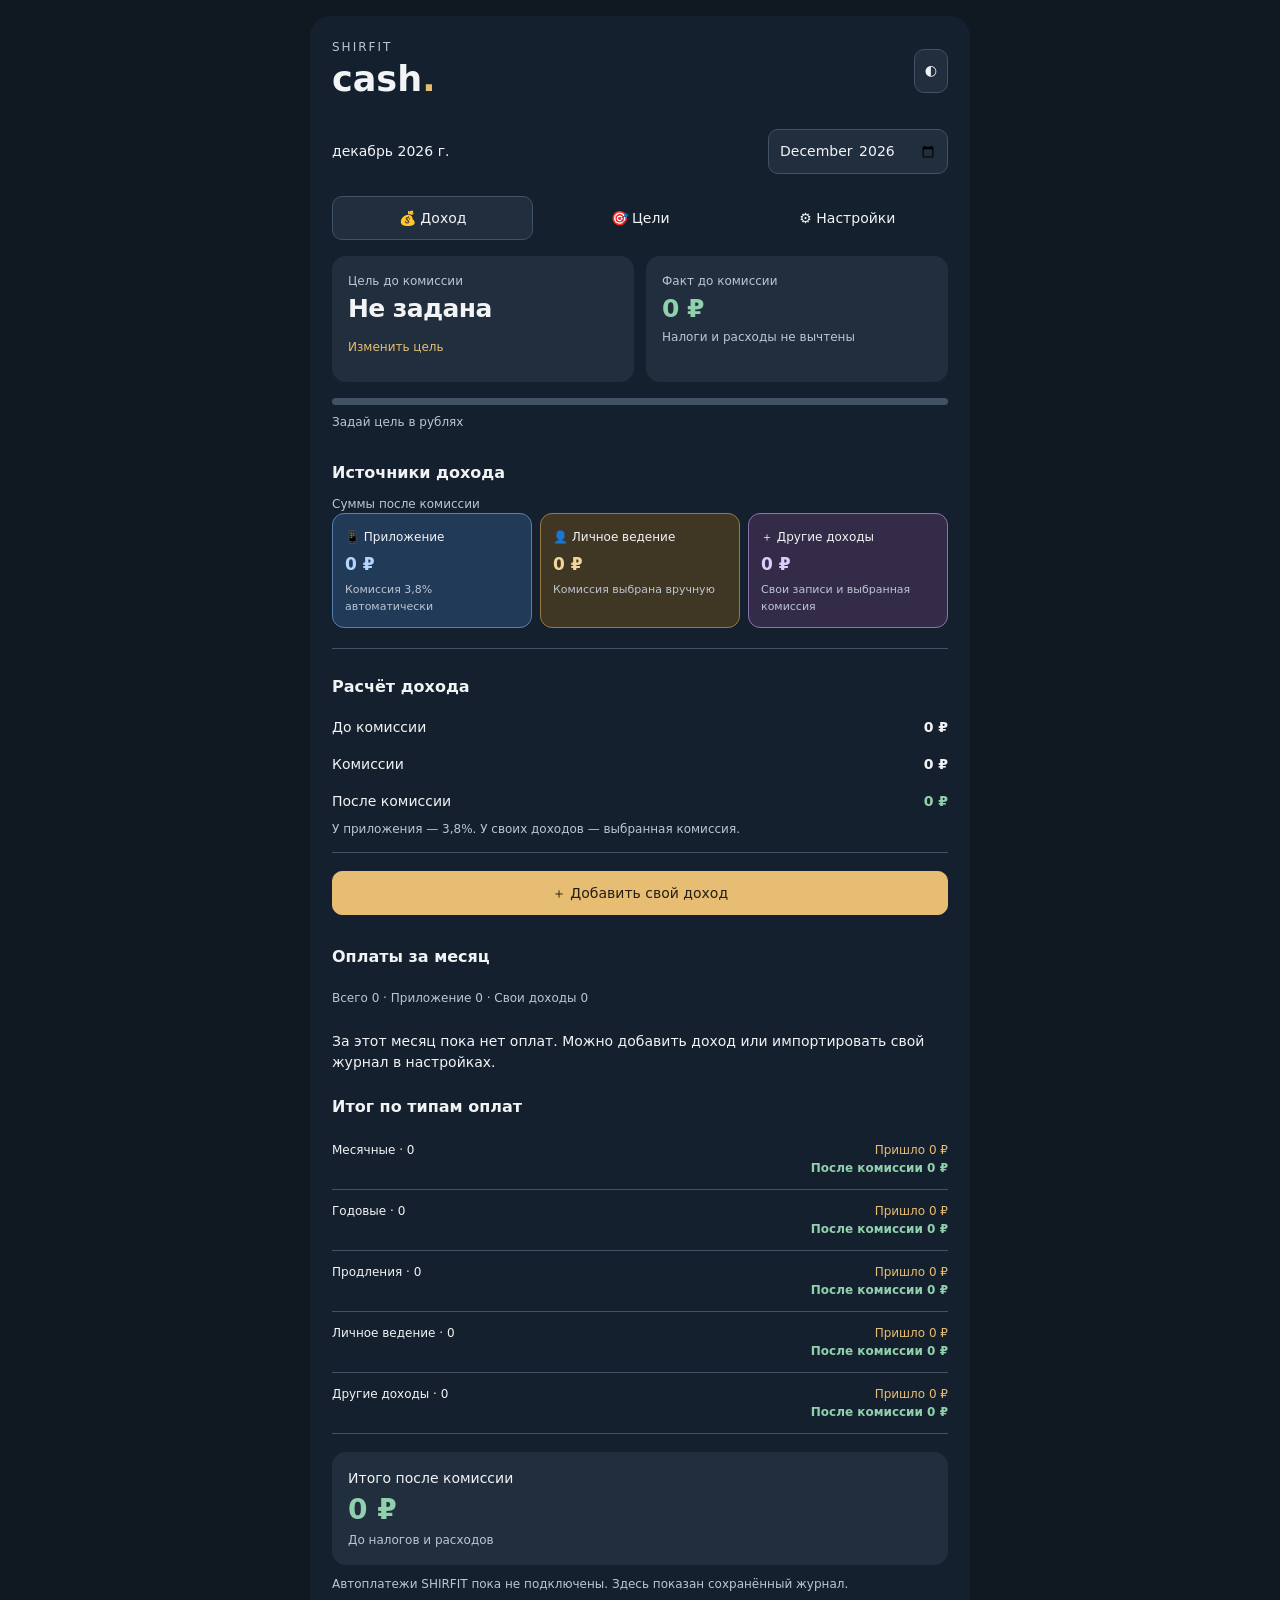
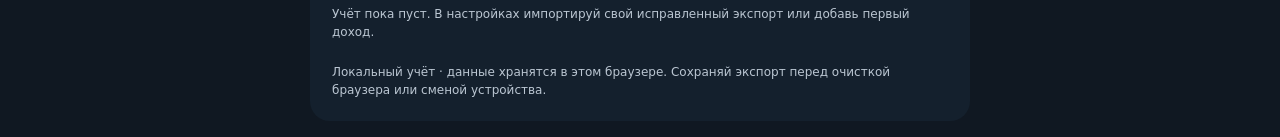
<file: index.html>
<!doctype html>
<html lang="ru"><head><meta charset="utf-8"><meta name="viewport" content="width=device-width,initial-scale=1"><meta name="theme-color" content="#14202d"><meta name="referrer" content="no-referrer"><title>Cash — SHIRFIT</title><style>
#ch-root [hidden]{display:none!important}#ch-root .ch-befores{display:grid;grid-template-columns:repeat(2,minmax(0,1fr));gap:12px}#ch-root .ch-befores img{width:100%;display:block}#ch-root .ch-app{--ch-bg:#14202d;--ch-panel:#202e3e;--ch-text:#f2f3f5;--ch-muted:#bbc6d2;--ch-line:#415166;--ch-accent:#e6bd72;--ch-on:#251e12;--ch-good:#91d0ad;background:var(--ch-bg);color:var(--ch-text);padding:22px;border-radius:20px;font:14px/1.5 system-ui;max-width:660px;margin:auto;box-sizing:border-box}
#ch-root .ch-app.light{--ch-bg:#faf7f0;--ch-panel:#fffdf8;--ch-text:#302a23;--ch-muted:#6e6358;--ch-line:#d9d0c1;--ch-accent:#815d26;--ch-on:#fffdf8;--ch-good:#376249}
#ch-root .ch-app header{display:flex;justify-content:space-between;align-items:center;margin-bottom:14px}#ch-root .ch-app header small{letter-spacing:2px}#ch-root .ch-app h2{font-size:35px;line-height:1;margin:6px 0}#ch-root .ch-app h2 span{color:var(--ch-accent)}#ch-root .ch-period{display:flex;justify-content:space-between;align-items:center;gap:8px;flex-wrap:wrap;padding:12px 0}#ch-root .ch-app small{display:block;color:var(--ch-muted);font-size:12px}#ch-root .ch-app h3{font-size:16px;margin:22px 0 10px}
#ch-root .ch-app button,#ch-root .ch-app input,#ch-root .ch-app select{font:inherit;color:var(--ch-text);background:var(--ch-panel);border:1px solid var(--ch-line);border-radius:10px;padding:10px;min-height:44px;box-sizing:border-box}#ch-root .ch-app button:active{transform:scale(.98)}#ch-root .ch-main-nav,#ch-root .ch-subnav{display:grid;grid-template-columns:repeat(2,minmax(0,1fr));gap:6px;margin:10px 0}#ch-root .ch-app button[aria-pressed=true]{background:var(--ch-accent);color:var(--ch-on);border-color:var(--ch-accent)}#ch-root .ch-subnav button{background:transparent;border-color:transparent}#ch-root .ch-subnav button[aria-pressed=true]{background:var(--ch-panel);color:var(--ch-text);border-color:var(--ch-line)}
#ch-root .ch-hero{display:grid;grid-template-columns:repeat(2,minmax(0,1fr));gap:12px;margin:16px 0}#ch-root .ch-hero>div{background:var(--ch-panel);border-radius:14px;padding:16px;min-width:0}#ch-root .ch-hero span{display:block;color:var(--ch-muted);font-size:12px}#ch-root .ch-hero b{display:block;font-size:25px;letter-spacing:-.6px;font-variant-numeric:tabular-nums;overflow-wrap:anywhere}#ch-root #ch-fact{color:var(--ch-good)}#ch-root .ch-app button.ch-text{padding:4px 0;color:var(--ch-accent);background:none;border:0;font-size:12px;min-height:38px}
#ch-root .ch-track{height:7px;background:var(--ch-line);border-radius:6px;overflow:hidden}#ch-root #ch-progress{height:100%;width:29.05856%;background:var(--ch-good);transition:width 240ms ease-out}#ch-root .ch-between{display:flex;justify-content:space-between;gap:14px;padding:8px 0}#ch-root .ch-between b{font-variant-numeric:tabular-nums;white-space:nowrap}#ch-root .ch-note{font-size:12px;color:var(--ch-muted);flex-wrap:wrap}#ch-root .ch-sources{display:grid;grid-template-columns:repeat(3,minmax(0,1fr));gap:8px}#ch-root .ch-sources article{background:var(--ch-panel);border-radius:12px;padding:12px;min-width:0}#ch-root .ch-sources span{font-size:12px}#ch-root .ch-sources b{display:block;font-size:17px;margin:5px 0;overflow-wrap:anywhere}#ch-root .ch-sources small{font-size:11px}
#ch-root .ch-counts{padding:10px 0;color:var(--ch-muted);font-size:12px}#ch-root .ch-calculation{margin-top:20px;padding:4px 0 14px;border-top:1px solid var(--ch-line);border-bottom:1px solid var(--ch-line)}#ch-root .ch-detail{border-bottom:1px solid var(--ch-line);padding-bottom:10px;margin-top:10px}#ch-root summary{min-height:24px;padding:12px 0}#ch-root .ch-app .ch-primary{background:var(--ch-accent);color:var(--ch-on);border-color:var(--ch-accent);width:100%;margin:18px 0 8px}#ch-root .ch-sync{margin-top:10px}#ch-root .ch-app label{display:block;margin:14px 0}#ch-root .ch-app label input,#ch-root .ch-app label select{display:block;width:100%;margin-top:6px;font-size:16px}#ch-root .ch-manual-preview{background:var(--ch-panel);padding:14px;border-radius:10px;font-size:17px;font-variant-numeric:tabular-nums}#ch-root .ch-error{color:var(--ch-text)}#ch-root #ch-list article{border-bottom:1px solid var(--ch-line);padding:14px 0}#ch-root #ch-list strong{display:block}#ch-root #ch-notice{font-size:12px;color:var(--ch-muted)}
@media(max-width:500px){#ch-root .ch-app{padding:16px}#ch-root .ch-main-nav button,#ch-root .ch-subnav button{font-size:12px;padding:8px 4px}#ch-root .ch-hero{gap:8px}#ch-root .ch-hero>div{padding:12px}#ch-root .ch-hero b{font-size:22px}#ch-root .ch-sources{grid-template-columns:1fr}#ch-root .ch-sources article{display:grid;grid-template-columns:1fr auto;gap:3px 10px}#ch-root .ch-sources small{grid-column:1/-1}#ch-root .ch-sources b{margin:0}#ch-root .ch-befores{grid-template-columns:1fr;max-width:390px;margin:auto}}
@media(prefers-reduced-motion:reduce){#ch-root #ch-progress{transition:none}#ch-root .ch-app button:active{transform:none}}


#ch-root .ch-app{--ch-app-fill:#203a58;--ch-app-line:#5680ae;--ch-app-ink:#b5d5ff;--ch-coach-fill:#403624;--ch-coach-line:#977a43;--ch-coach-ink:#f1d59d;--ch-extra-fill:#342b49;--ch-extra-line:#8b73b2;--ch-extra-ink:#deccff}
#ch-root .ch-app.light{--ch-app-fill:#edf3fc;--ch-app-line:#91b1d9;--ch-app-ink:#315f99;--ch-coach-fill:#fbf0d9;--ch-coach-line:#bd9a56;--ch-coach-ink:#795520;--ch-extra-fill:#f4edfc;--ch-extra-line:#b09aca;--ch-extra-ink:#70499c}
#ch-root .ch-subnav{grid-template-columns:repeat(3,minmax(0,1fr))}
#ch-root .ch-sources article[data-source=app],#ch-root #ch-list article[data-source=app]{background:var(--ch-app-fill);border:1px solid var(--ch-app-line)}
#ch-root .ch-sources article[data-source=coach],#ch-root #ch-list article[data-source=coach]{background:var(--ch-coach-fill);border:1px solid var(--ch-coach-line)}
#ch-root .ch-sources article[data-source=extra],#ch-root #ch-list article[data-source=extra]{background:var(--ch-extra-fill);border:1px solid var(--ch-extra-line)}
#ch-root .ch-sources article[data-source=app] b,#ch-root #ch-list article[data-source=app]>strong{color:var(--ch-app-ink)}
#ch-root .ch-sources article[data-source=coach] b,#ch-root #ch-list article[data-source=coach]>strong{color:var(--ch-coach-ink)}
#ch-root .ch-sources article[data-source=extra] b,#ch-root #ch-list article[data-source=extra]>strong{color:var(--ch-extra-ink)}
#ch-root #ch-list article{padding:14px;margin-bottom:10px;border-radius:12px}
#ch-root .ch-payment-amounts{display:grid;grid-template-columns:1fr 1fr;gap:8px;margin:10px 0}#ch-root .ch-payment-amounts b{font-size:17px;font-variant-numeric:tabular-nums}#ch-root .ch-payment-amounts>div:last-child{text-align:right}
#ch-root .ch-gross-amount{color:var(--ch-accent)}#ch-root .ch-net-amount,#ch-root #ch-net{color:var(--ch-good)}
#ch-root .ch-type-total{display:flex;gap:12px;justify-content:space-between;padding:12px 0;border-bottom:1px solid var(--ch-line)}#ch-root .ch-type-total>div{text-align:right}#ch-root .ch-type-total span,#ch-root .ch-type-total b{display:block;font-size:12px}#ch-root .ch-bottom-total{margin-top:18px;padding:16px;background:var(--ch-panel);border-radius:14px}#ch-root .ch-bottom-total>b{display:block;font-size:28px;color:var(--ch-good);font-variant-numeric:tabular-nums}

#ch-root .ch-payment-actions{display:flex;gap:8px;flex-wrap:wrap;margin-top:10px}#ch-root .ch-payment-actions button{min-height:44px;font-size:12px}#ch-root .ch-storage-note{margin-top:22px}#ch-root .ch-period input{max-width:190px}#ch-root .ch-app .ch-error{color:#ffb4ab}#ch-root .ch-app.light .ch-error{color:#a12220}#ch-root #ch-notice{white-space:pre-wrap;overflow-wrap:anywhere}#ch-root .ch-app label input[type=checkbox]{display:inline-block;width:18px;min-height:18px;margin-right:8px}#ch-root .ch-app{min-height:80vh}body{margin:0;padding:16px;background:#101822;font-family:system-ui}#ch-root{max-width:700px;margin:auto}#ch-root .ch-app button:focus-visible,#ch-root .ch-app input:focus-visible,#ch-root .ch-app select:focus-visible{outline:3px solid var(--ch-good);outline-offset:3px}
</style></head><body><div id="ch-root">
 <div class="ch-app" aria-label="Cash — учёт доходов">
  <header><div><small>SHIRFIT</small><h2>cash<span>.</span></h2></div><button id="ch-theme" aria-label="Сменить тему">◐</button></header>
  <div class="ch-period"><span id="ch-current-period">Текущий месяц</span><input id="ch-month-picker" type="month" aria-label="Месяц учёта"></div>
  <section id="ch-month">
   <div class="ch-subnav" aria-label="Данные месяца"><button data-sub="income" aria-pressed="true">💰 Доход</button><button data-sub="goals">🎯 Цели</button><button data-sub="settings">⚙️ Настройки</button></div>
   <section id="ch-income">
    <div class="ch-hero"><div><span id="ch-plan-label">Цель после комиссии</span><b id="ch-plan">—</b><button class="ch-text" id="ch-edit-goal">Изменить цель</button></div><div><span id="ch-fact-label">Факт после комиссии</span><b id="ch-fact">—</b><small>Налоги и расходы не вычтены</small></div></div>
    <div class="ch-track" role="progressbar" aria-label="Выполнение цели" aria-valuemin="0" aria-valuemax="100" aria-valuenow="29.1"><div id="ch-progress"></div></div><div class="ch-between ch-note"><span id="ch-percent">Выполнено —</span><span id="ch-left">Осталось —</span></div>
    <h3>Источники дохода</h3><small>Суммы после комиссии</small><div class="ch-sources"><article data-source="app"><span>📱 Приложение</span><b id="ch-app-net">—</b><small>Комиссия 3,8% автоматически</small></article><article data-source="coach"><span>👤 Личное ведение</span><b id="ch-coach-net">—</b><small>Комиссия выбрана вручную</small></article><article data-source="extra"><span>＋ Другие доходы</span><b id="ch-extra-net">—</b><small>Свои записи и выбранная комиссия</small></article></div>
    <section class="ch-calculation" aria-label="Расчёт дохода"><h3>Расчёт дохода</h3><div class="ch-between"><span>До комиссии</span><b id="ch-gross">—</b></div><div class="ch-between"><span>Комиссии</span><b id="ch-fee">—</b></div><div class="ch-between"><span>После комиссии</span><b id="ch-net">—</b></div><small>У приложения — 3,8%. У своих доходов — выбранная комиссия.</small></section>
    <button class="ch-primary" id="ch-add">＋ Добавить свой доход</button>
    <h3>Оплаты за месяц</h3><div id="ch-payment-counts" class="ch-counts"></div><div id="ch-list"></div><h3>Итог по типам оплат</h3><div id="ch-breakdown"></div><div class="ch-bottom-total"><span>Итого после комиссии</span><b id="ch-bottom-net">—</b><small>До налогов и расходов</small></div><small class="ch-sync">Автоплатежи SHIRFIT пока не подключены. Здесь показан сохранённый журнал.</small>
   </section>
   <section id="ch-goals" hidden><h3>🎯 Цель по доходу</h3><form id="ch-goal-form"><label>Сумма на месяц, ₽<input id="ch-goal-input" type="number" min="0.01" step="0.01" value="200000" required></label><label>Как считать цель<select id="ch-basis"><option value="net">После комиссии</option><option value="gross">До комиссии</option></select></label><small>План и факт сравниваются на одной основе.</small><button class="ch-primary" type="submit">Сохранить цель</button></form><details class="ch-detail"><summary>Планы по продажам · дополнительно</summary><p>Годовые, месячные, продления, личное ведение и другие доходы сохраняются как отдельные планы.</p><div><form id="ch-quantity-form"><div id="ch-quantity-inputs"></div><p id="ch-quantity-total"></p><button type="submit">Сохранить планы продаж</button><button type="button" id="ch-use-quantity-goal">Сделать суммарной целью</button></form></div></details></section>
   <section id="ch-settings" hidden><section class="ch-calculation"><h3>Мои данные</h3><button id="ch-export">Экспортировать JSON</button><label>Импортировать JSON<input id="ch-import-file" type="file" accept="application/json,.json"></label><label><input id="ch-import-replace" type="checkbox"> Заменить текущий учёт файлом</label><small>Перед импортом сохраняется резервная копия. Обычный импорт объединяет записи по ID; конфликт не перезаписывает данные.</small><button id="ch-restore-backup">Восстановить копию до импорта</button></section><h3>⚙️ Настройки</h3><label>Оформление<select id="ch-theme-setting"><option value="dark">Тёмное</option><option value="light">Светлое</option></select></label><section class="ch-calculation"><h3>Оплаты приложения</h3><div class="ch-between"><span>Комиссия автоматически</span><b>3,8%</b></div><small>Ставка применяется к оплатам приложения, не ко всем твоим доходам.</small></section><label>Комиссия для новых ручных записей<select id="ch-manual-default"><option value="none">Без комиссии</option><option value="app">3,8%</option></select></label><small>При добавлении можно выбрать свой процент или сумму. Уже добавленные записи не меняются.</small><section class="ch-calculation"><h3>Связь с SHIRFIT</h3><div class="ch-between"><span>Подключение</span><b>Не подключено</b></div><small>Автоматический источник ещё не подключён. Не вноси одну оплату повторно из разных источников.</small></section></section>
  </section>
  <section id="ch-manual" hidden><button id="ch-manual-back">‹ Назад к месяцу</button><h3>Добавить свой доход</h3><form id="ch-manual-form"><label>За что<select id="ch-kind"><option value="coaching-month">Личное ведение · месяц</option><option value="coaching-3month">Личное ведение · 3 месяца</option><option value="consult">Консультация</option><option value="extra">Другой доход</option></select></label><label>Дата<input id="ch-date" type="date" required></label><label>Стоимость, ₽<input id="ch-amount" type="number" min="0.01" step="0.01" value="" required></label><label>Комиссия<select id="ch-fee-kind"><option value="none">Без комиссии</option><option value="app">3,8%</option><option value="percent">Свой процент</option><option value="amount">Сумма в рублях</option></select></label><label id="ch-custom-wrap" hidden>Размер комиссии<input id="ch-custom-fee" type="number" min="0" step="0.01" value="0"></label><label>Примечание<input id="ch-note" type="text" maxlength="120" placeholder="Например, ведение за октябрь"></label><div class="ch-manual-preview" id="ch-preview" aria-live="polite">Введи сумму</div><p class="ch-error" id="ch-error" role="alert"></p><button class="ch-primary" type="submit">Сохранить доход</button><small>Запись сохраняется в этом браузере. Экспорт сохраняет отдельную копию.</small></form></section>
  <section id="ch-import-preview" hidden><h3>Предпросмотр импорта</h3><p id="ch-import-summary"></p><button id="ch-import-confirm" class="ch-primary">Применить импорт</button><button id="ch-import-cancel">Отмена</button></section><p id="ch-notice" role="status" aria-live="polite"></p><button id="ch-undo" hidden>Вернуть удалённую запись</button><small class="ch-storage-note">Локальный учёт · данные хранятся в этом браузере. Сохраняй экспорт перед очисткой браузера или сменой устройства.</small>
 </div>
</div><script>(function (root, factory) {
  'use strict';
  const api = factory();
  if (typeof module === 'object' && module.exports) module.exports = api;
  else root.CashCore = api;
})(typeof globalThis !== 'undefined' ? globalThis : this, function () {
  'use strict';
  const own = (v, k) => Object.prototype.hasOwnProperty.call(v, k);
  const object = v => v !== null && typeof v === 'object' && !Array.isArray(v);
  const fail = message => { throw new Error(message); };
  function clone(v) {
    const seen = new Set();
    function check(x) {
      if (x === null || typeof x === 'string' || typeof x === 'boolean') return;
      if (typeof x === 'number' && Number.isFinite(x)) return;
      if (typeof x !== 'object' || seen.has(x)) fail('Ожидаются конечные JSON-данные');
      seen.add(x);
      if (!Array.isArray(x) && !object(x)) fail('Неверный объект');
      for (const k of Object.keys(x)) {
        if (['__proto__', 'constructor', 'prototype'].includes(k)) fail('Недопустимое имя поля');
        check(x[k]);
      }
      seen.delete(x);
    }
    check(v);
    return JSON.parse(JSON.stringify(v));
  }
  function stable(v) {
    if (Array.isArray(v)) return '[' + v.map(stable).join(',') + ']';
    if (object(v)) return '{' + Object.keys(v).sort().map(k => JSON.stringify(k) + ':' + stable(v[k])).join(',') + '}';
    return JSON.stringify(v);
  }
  function monthKey(s) {
    if (typeof s !== 'string' || !/^\d{4}-\d{1,2}$/.test(s)) fail('Неверный месяц');
    const [y, m] = s.split('-').map(Number);
    if (y < 1 || m < 1 || m > 12) fail('Неверный месяц');
    return String(y).padStart(4, '0') + '-' + String(m).padStart(2, '0');
  }
  function date(s) {
    if (typeof s !== 'string' || !/^\d{4}-\d{2}-\d{2}$/.test(s)) fail('Дата должна иметь формат ГГГГ-ММ-ДД');
    const [y, m, d] = s.split('-').map(Number);
    const leap = y % 4 === 0 && (y % 100 !== 0 || y % 400 === 0);
    const days = [31, leap ? 29 : 28, 31, 30, 31, 30, 31, 31, 30, 31, 30, 31];
    if (y < 1 || m < 1 || m > 12 || d < 1 || d > days[m - 1]) fail('Несуществующая дата');
    return s;
  }
  function moneyMinor(v) {
    if (typeof v !== 'number' && typeof v !== 'string') fail('Неверная сумма');
    const s = typeof v === 'string' ? v.trim() : String(v);
    if (!/^-?\d+(\.\d{1,2})?$/.test(s)) fail('Сумма должна содержать не более двух знаков после запятой');
    const negative = s.startsWith('-');
    const [whole, fraction = ''] = s.replace(/^-/, '').split('.');
    const n = Number(whole) * 100 + Number(fraction.padEnd(2, '0'));
    if (!Number.isSafeInteger(n)) fail('Слишком большая сумма');
    return negative ? -n : n;
  }
  const appType = p => typeof p.t === 'string' && p.t.startsWith('app-');
  function explicitFee(f, amount) {
    if (!object(f) || !['none', 'percent', 'amount'].includes(f.kind)) fail('Неверная комиссия');
    if (f.kind === 'none') {
      if (f.value !== undefined && Number(f.value) !== 0) fail('Неверная комиссия');
      return 0;
    }
    if (f.kind === 'amount') {
      const n = moneyMinor(f.value);
      if (n < 0 || n > amount) fail('Комиссия превышает сумму');
      return n;
    }
    if ((typeof f.value !== 'number' && typeof f.value !== 'string') || String(f.value).trim() === '') fail('Неверный процент');
    const v = Number(f.value);
    if (!Number.isFinite(v) || v < 0 || v > 100) fail('Неверный процент');
    return Math.round(amount * v / 100);
  }
  function feeMinor(p) {
    const amount = moneyMinor(p.a);
    if (amount <= 0) fail('Сумма должна быть положительной');
    if (appType(p)) return Math.round(amount * 38 / 1000);
    if (p.fee !== undefined) return explicitFee(p.fee, amount);
    return p.nc === true ? 0 : Math.round(amount * 38 / 1000);
  }
  function record(p, key) {
    if (!object(p) || typeof p.t !== 'string' || !p.t.trim() || ['__proto__', 'constructor', 'prototype'].includes(p.t)) fail('Не указан тип записи');
    if (date(p.d).slice(0, 7) !== key) fail('Дата записи не соответствует месяцу');
    if (moneyMinor(p.a) <= 0) fail('Сумма должна быть положительной');
    if (p.id !== undefined && !((typeof p.id === 'string' && p.id.length > 0) || (typeof p.id === 'number' && Number.isSafeInteger(p.id)))) fail('Неверный ID записи');
    if (p.nc !== undefined && typeof p.nc !== 'boolean') fail('Неверное поле nc');
    if (p.n !== undefined && typeof p.n !== 'string') fail('Неверное примечание');
    if (p.fee !== undefined) explicitFee(p.fee, moneyMinor(p.a));
    feeMinor(p);
  }
  function emptyDB() { return {schemaVersion: 7, months: {}, settings: {theme: 'dark', manualFeeKind: 'none'}}; }
  function rawDB(input) {
    const d = clone(input);
    if (!object(d) || !object(d.months) || (d.schemaVersion !== undefined && d.schemaVersion !== 7)) fail('Неверный формат базы');
    if (d.settings !== undefined && !object(d.settings)) fail('Неверные настройки');
    return d;
  }
  function idKey(id) { return String(id); }
  function normalize(input) {
    const d = rawDB(input), result = {...d, schemaVersion: 7, months: {}, settings: {...emptyDB().settings, ...(d.settings || {})}}, ids = new Set();
    for (const [rawKey, m] of Object.entries(d.months)) {
      const key = monthKey(rawKey);
      if (!object(m) || !Array.isArray(m.p)) fail('Неверный месяц базы');
      if (m.y !== undefined && m.y !== Number(key.slice(0, 4))) fail('Год месяца не соответствует ключу');
      if (m.m !== undefined && m.m !== Number(key.slice(5))) fail('Номер месяца не соответствует ключу');
      if (own(result.months, key)) fail('Повторяющийся месяц');
      for (const p of m.p) {
        record(p, key);
        if (p.id !== undefined) {
          const id = idKey(p.id);
          if (ids.has(id)) fail('Повторяющийся ID записи');
          ids.add(id);
        }
      }
      result.months[key] = m;
      goalFor(result, key);
    }
    return result;
  }
  function migrateYear2026(input) {
    const d = rawDB(input), out = {...d, months: {}}, report = {bucketYearsChanged: 0, monthYearsChanged: 0, recordYearsChanged: 0, recordsMoved: 0, records: 0, duplicateRecordsSkipped: 0};
    // Metadata follows its original month; payments follow their explicit calendar date.
    const pending = [];
    for (const [rawKey, m] of Object.entries(d.months)) {
      const oldKey = monthKey(rawKey), key = oldKey.startsWith('2025-') ? '2026' + oldKey.slice(4) : oldKey;
      if (!object(m) || !Array.isArray(m.p)) fail('Неверный месяц базы');
      if (m.y !== undefined && m.y !== Number(oldKey.slice(0, 4))) fail('Год месяца не соответствует исходному ключу');
      if (m.m !== undefined && m.m !== Number(oldKey.slice(5))) fail('Номер месяца не соответствует исходному ключу');
      report.bucketYearsChanged += Number(key !== oldKey);
      const meta = {...m, p: []};
      if (meta.y === 2025) { meta.y = 2026; report.monthYearsChanged++; }
      if (own(out.months, key) && stable({...out.months[key], p: []}) !== stable(meta)) fail('Конфликт метаданных месяцев при переносе года');
      if (!own(out.months, key)) out.months[key] = meta;
      for (const p of m.p) {
        date(p.d);
        if (p.d.startsWith('2025-')) { p.d = '2026' + p.d.slice(4); report.recordYearsChanged++; }
        const dest = p.d.slice(0, 7);
        report.recordsMoved += Number(dest !== key);
        pending.push([dest, p]);
      }
    }
    const ids = new Map();
    for (const [key, p] of pending) {
      record(p, key);
      if (p.id !== undefined) {
        const id = idKey(p.id), fingerprint = stable(p);
        if (ids.has(id)) {
          if (ids.get(id) !== fingerprint) fail('Конфликт ID записи при переносе года');
          report.duplicateRecordsSkipped++;
          continue;
        }
        ids.set(id, fingerprint);
      }
      if (!own(out.months, key)) out.months[key] = {y: Number(key.slice(0, 4)), m: Number(key.slice(5)), p: []};
      out.months[key].p.push(p); report.records++;
    }
    return {data: normalize(out), report};
  }
  function payments(db, key) {
    if (key !== undefined && key !== null && key !== '') return db.months[monthKey(key)]?.p || [];
    return Object.values(db.months).flatMap(m => m.p);
  }
  function summarize(list) {
    const r = {grossMinor: 0, feeMinor: 0, netMinor: 0, count: 0, appCount: 0, manualCount: 0, byKind: {}};
    for (const p of list) {
      if (!object(p) || typeof p.t !== 'string' || ['__proto__', 'constructor', 'prototype'].includes(p.t)) fail('Неверный тип записи');
      const gross = moneyMinor(p.a), fee = feeMinor(p);
      r.grossMinor += gross; r.feeMinor += fee; r.count++; r[appType(p) ? 'appCount' : 'manualCount']++;
      const k = r.byKind[p.t] || (r.byKind[p.t] = {count: 0, grossMinor: 0, feeMinor: 0, netMinor: 0});
      k.count++; k.grossMinor += gross; k.feeMinor += fee; k.netMinor += gross - fee;
      if (![r.grossMinor, r.feeMinor].every(Number.isSafeInteger)) fail('Итог превышает точность расчёта');
    }
    r.netMinor = r.grossMinor - r.feeMinor;
    return r;
  }
  function createPayment(input, id) {
    if (!object(input) || typeof input.type !== 'string' || !input.type.trim() || input.type.startsWith('app-')) fail('Вручную можно добавить только ручной доход');
    const kind = input.feeKind || 'none';
    const p = {id, t: input.type, a: moneyMinor(input.amount) / 100, d: date(input.date), n: input.n === undefined ? '' : input.n, source: 'manual', fee: {kind, value: kind === 'none' ? 0 : input.feeValue}};
    if (id === undefined) fail('Не указан ID записи');
    record(p, p.d.slice(0, 7));
    p.fee.value = Number(p.fee.value);
    return p;
  }
  function goalFor(db, key) {
    const m = db.months[monthKey(key)];
    if (!m) return {amount: 0, amountMinor: 0, basis: 'gross', source: 'legacy'};
    if (m.incomeGoal !== undefined) {
      const g = m.incomeGoal;
      if (!object(g) || !['net', 'gross'].includes(g.basis) || moneyMinor(g.amount) < 0) fail('Неверная денежная цель');
      return {amount: Number(g.amount), amountMinor: moneyMinor(g.amount), basis: g.basis, source: 'incomeGoal'};
    }
    const g = m.g || {}, prices = {annual: 6999, mapp: 1499, ren: 1499, cm: 40000, c3: 90000, extra: 1};
    if (!object(g)) fail('Неверный план');
    let amountMinor = 0;
    for (const [k, price] of Object.entries(prices)) {
      const v = g[k] === undefined ? 0 : g[k];
      if (typeof v !== 'number' || !Number.isFinite(v) || v < 0 || (k !== 'extra' && !Number.isInteger(v))) fail('Неверный план');
      amountMinor += k === 'extra' ? moneyMinor(v) : v * price * 100;
    }
    if (!Number.isSafeInteger(amountMinor)) fail('Цель превышает точность расчёта');
    return {amount: amountMinor / 100, amountMinor, basis: 'gross', source: 'legacy'};
  }
  // A full canonical record is encoded into generated IDs: deterministic and collision-free.
  function assignMissingIDs(db) {
    const occurrences = new Map();
    for (const [key, m] of Object.entries(db.months)) for (const p of m.p) {
      if (p.id !== undefined) continue;
      const canonical = key + ':' + stable(p), count = (occurrences.get(canonical) || 0) + 1;
      occurrences.set(canonical, count);
      p.id = 'legacy:' + encodeURIComponent(canonical) + ':' + count;
    }
    return db;
  }
  function mergeImport(current, incoming) {
    const data = assignMissingIDs(normalize(current)), raw = rawDB(incoming), inputIDs = new Map();
    let inputDuplicateCount = 0, inputCount = 0;
    for (const [key, m] of Object.entries(raw.months)) {
      if (!object(m) || !Array.isArray(m.p)) fail('Неверный месяц базы');
      m.p = m.p.filter(p => {
        record(p, monthKey(key)); inputCount++;
        if (p.id === undefined) return true;
        const id = idKey(p.id), fingerprint = stable(p);
        if (inputIDs.has(id)) {
          if (inputIDs.get(id) !== fingerprint) fail('Конфликт ID: импорт не выполнен');
          inputDuplicateCount++; return false;
        }
        inputIDs.set(id, fingerprint); return true;
      });
    }
    const next = assignMissingIDs(normalize(raw)), ids = new Map();
    const report = {before: payments(data).length, incoming: inputCount, added: 0, skipped: inputDuplicateCount, conflicts: 0};
    for (const p of payments(data)) ids.set(idKey(p.id), stable(p));
    for (const [key, m] of Object.entries(next.months)) {
      if (!own(data.months, key)) data.months[key] = {...m, p: []};
      for (const p of m.p) {
        const id = idKey(p.id), fingerprint = stable(p);
        if (ids.has(id)) {
          if (ids.get(id) !== fingerprint) fail('Конфликт ID: импорт не выполнен');
          report.skipped++; continue;
        }
        ids.set(id, fingerprint); data.months[key].p.push(p); report.added++;
      }
    }
    report.after = payments(data).length;
    return {data: normalize(data), report};
  }
  return Object.freeze({emptyDB, normalize, migrateYear2026, moneyMinor, feeMinor, summarize, payments, createPayment, goalFor, mergeImport});
});
</script><script>(function () {
  'use strict';
  const C = window.CashCore, $ = id => document.getElementById('ch-' + id);
  const KEY = 'shirfit.cash.v1', BACKUP = KEY + '.before-import';
  const labels = {'app-monthly':'Месячная подписка','app-annual':'Годовая подписка','app-renewal':'Продление','coaching-month':'Личное ведение · месяц','coaching-3month':'Личное ведение · 3 месяца',consult:'Консультация',extra:'Другой доход'};
  const planLabels = {annual:'Годовые · шт.',mapp:'Месячные · шт.',ren:'Продления · шт.',cm:'Ведение на месяц · клиентов',c3:'Ведение на 3 месяца · клиентов',extra:'Другие доходы · ₽'};
  const clone = x => JSON.parse(JSON.stringify(x));
  const appType = p => p.t.startsWith('app-');
  const today = () => { const d = new Date(); return d.getFullYear() + '-' + String(d.getMonth()+1).padStart(2,'0') + '-' + String(d.getDate()).padStart(2,'0'); };
  const money = n => (n/100).toLocaleString('ru-RU',{minimumFractionDigits:0,maximumFractionDigits:2}) + ' ₽';
  let db = C.emptyDB(), selected = today().slice(0,7), pending = null, editing = null, dateChosen = false, undo = null;
  let storageOK = true, writesBlocked = false, loadedRaw = null;
  function notice(text, error) { $('notice').textContent = text; $('notice').classList.toggle('ch-error',!!error); }
  function withIDs(input){const n=C.normalize(input),r=C.mergeImport(C.emptyDB(),n).data;return {...n,months:r.months};}
  function preflight(next) {
    if(writesBlocked)throw Error('Сохранение заблокировано: сначала нужно восстановить повреждённый журнал. Исходные данные не перезаписаны.');
    if(localStorage.getItem(KEY)!==loadedRaw)throw Error('Данные изменились в другой вкладке. Перезагрузи страницу перед сохранением; текущий ввод не применён.');
    const valid = withIDs(next);
    C.summarize(C.payments(valid));for(const key of Object.keys(valid.months))C.summarize(C.payments(valid,key));
    return valid;
  }
  function commit(next) {
    const valid=preflight(next);
    try { localStorage.setItem(KEY,JSON.stringify(valid)); }
    catch (_) { storageOK = false; throw Error('Браузер не смог сохранить данные. Изменение не применено. Проверь свободное место и разрешение хранения.'); }
    db = valid; loadedRaw=JSON.stringify(valid); storageOK = true; render();
  }
  function ensureMonth(next,key) { return next.months[key] || (next.months[key]={y:Number(key.slice(0,4)),m:Number(key.slice(5)),p:[],g:{},f:{}}); }
  function rows(key) { return C.payments(db,key || selected).filter(p=>!p.archivedAt); }
  function category(p) { return appType(p)?'app':p.t.startsWith('coaching-')?'coach':'extra'; }
  function element(tag,text,cls) { const n=document.createElement(tag); if(text!==undefined)n.textContent=text; if(cls)n.className=cls; return n; }
  function sub(name) { ['income','goals','settings'].forEach(id=>$(id).hidden=id!==name); document.querySelectorAll('[data-sub]').forEach(b=>b.setAttribute('aria-pressed',String(b.dataset.sub===name))); }
  function formVisible(on) { $('manual').hidden=!on; $('month').hidden=on; }
  function applyTheme() { document.querySelector('.ch-app').classList.toggle('light',db.settings.theme==='light'); $('theme-setting').value=db.settings.theme==='light'?'light':'dark'; $('manual-default').value=db.settings.manualFeeKind==='app'?'app':'none'; }
  function render() {
    const pp=rows(), total=C.summarize(pp), goal=C.goalFor(db,selected), fact=goal.basis==='net'?total.netMinor:total.grossMinor;
    $('current-period').textContent=new Date(selected+'-01T12:00:00').toLocaleDateString('ru-RU',{month:'long',year:'numeric'});
    $('month-picker').value=selected;
    $('plan-label').textContent=goal.basis==='net'?'Цель после комиссии':'Цель до комиссии';
    $('fact-label').textContent=goal.basis==='net'?'Факт после комиссии':'Факт до комиссии';
    $('plan').textContent=goal.amountMinor>0?money(goal.amountMinor):'Не задана'; $('fact').textContent=money(fact);
    const ratio=goal.amountMinor>0?fact/goal.amountMinor*100:0;
    $('progress').style.width=Math.min(ratio,100)+'%'; document.querySelector('.ch-track').setAttribute('aria-valuenow',String(Math.min(ratio,100)));
    $('percent').textContent=goal.amountMinor>0?'Выполнено '+ratio.toLocaleString('ru-RU',{maximumFractionDigits:1})+'%':'Задай цель в рублях';
    $('left').textContent=goal.amountMinor>0?(fact>=goal.amountMinor?'Сверх цели '+money(fact-goal.amountMinor):'Осталось '+money(goal.amountMinor-fact)):'';
    $('gross').textContent=money(total.grossMinor); $('fee').textContent=money(total.feeMinor); $('net').textContent=money(total.netMinor); $('bottom-net').textContent=money(total.netMinor);
    for(const kind of ['app','coach','extra']) $(kind+'-net').textContent=money(C.summarize(pp.filter(p=>category(p)===kind)).netMinor);
    $('payment-counts').textContent='Всего '+total.count+' · Приложение '+total.appCount+' · Свои доходы '+total.manualCount;
    $('list').replaceChildren();
    if(!pp.length)$('list').append(element('p','За этот месяц пока нет оплат. Можно добавить доход или импортировать свой журнал в настройках.'));
    [...pp].sort((a,b)=>b.d.localeCompare(a.d)).forEach(p=>{
      const article=element('article'); article.dataset.source=category(p);
      const title=element('strong',labels[p.t]||p.t), date=element('small',p.d.split('-').reverse().join('.')+' · '+(appType(p)?'Приложение':'Вручную'));
      const amount=element('div',undefined,'ch-payment-amounts'), left=element('div'), right=element('div');
      left.append(element('small','Пришло'),element('b',money(C.moneyMinor(p.a)),'ch-gross-amount'));
      right.append(element('small','После комиссии'),element('b',money(C.moneyMinor(p.a)-C.feeMinor(p)),'ch-net-amount')); amount.append(left,right);
      const fee=element('small','Комиссия '+money(C.feeMinor(p))+(appType(p)?' · 3,8%':p.fee?' · выбрана вручную':p.nc===true?' · без комиссии':' · прежнее правило 3,8%'));
      const actions=element('div',undefined,'ch-payment-actions');
      if(!appType(p)){const edit=element('button','Изменить');edit.type='button';edit.addEventListener('click',()=>openForm(p));actions.append(edit);}
      const remove=element('button','Удалить');remove.type='button';remove.addEventListener('click',()=>archive(p));actions.append(remove);
      article.append(title,date,amount,fee);if(p.n)article.append(element('p',p.n));article.append(actions);$('list').append(article);
    });
    $('breakdown').replaceChildren();
    const groups=[['Месячные',pp.filter(p=>p.t==='app-monthly')],['Годовые',pp.filter(p=>p.t==='app-annual')],['Продления',pp.filter(p=>p.t==='app-renewal')],['Личное ведение',pp.filter(p=>category(p)==='coach')],['Другие доходы',pp.filter(p=>category(p)==='extra')]];
    groups.forEach(([name,list])=>{const t=C.summarize(list),box=element('div',undefined,'ch-type-total'),values=element('div');values.append(element('span','Пришло '+money(t.grossMinor),'ch-gross-amount'),element('b','После комиссии '+money(t.netMinor),'ch-net-amount'));box.append(element('span',name+' · '+t.count),values);$('breakdown').append(box);});
    $('goal-input').value=goal.amount||'';$('basis').value=goal.basis;
    const g=db.months[selected]?.g||{};
    for(const key of Object.keys(planLabels))document.getElementById('plan-'+key).value=g[key]||0;
    showQuantityTotal(); applyTheme();
  }
  function getManualInput() {
    const kind=$('fee-kind').value;
    return {type:$('kind').value,date:$('date').value,amount:$('amount').value,feeKind:kind==='app'?'percent':kind,feeValue:kind==='app'?3.8:kind==='none'?0:$('custom-fee').value,n:$('note').value};
  }
  function preview() {
    $('custom-wrap').hidden=!['percent','amount'].includes($('fee-kind').value);
    try {const p=C.createPayment(getManualInput(),'preview');$('preview').textContent='В доход: '+money(C.moneyMinor(p.a)-C.feeMinor(p))+' · комиссия '+money(C.feeMinor(p));}
    catch (_) {$('preview').textContent='Введи стоимость и проверь комиссию.';}
  }
  function openForm(p) {
    editing=p?{id:p.id,month:selected,original:clone(p)}:null;dateChosen=!!p;
    $('date').value=p?p.d:today();if(p&&![...$('kind').options].some(o=>o.value===p.t)){const option=element('option',p.t);option.value=p.t;$('kind').append(option);}$('kind').value=p?p.t:'coaching-month';$('amount').value=p?p.a:'';$('note').value=p?p.n||'':'';
    let kind=p?(p.fee?.kind||(p.nc===true?'none':'app')):(['none','app'].includes(db.settings.manualFeeKind)?db.settings.manualFeeKind:'none');
    if(kind==='percent'&&Number(p?.fee?.value)===3.8)kind='app';
    $('fee-kind').value=kind||'none';$('custom-fee').value=p?.fee?.value||0;$('error').textContent='';formVisible(true);preview();$('amount').focus();
  }
  function archive(p) {
    if(!window.confirm('Убрать эту запись из итогов? Её можно вернуть кнопкой отмены.'))return;
    try {const next=clone(db),record=next.months[selected].p.find(r=>String(r.id)===String(p.id));if(!record)throw Error('Запись уже изменилась.');record.archivedAt=new Date().toISOString();commit(next);undo={id:p.id,month:selected};$('undo').hidden=false;notice('Запись убрана из итогов. Она сохранена в экспорте и доступна для отмены.');}catch(e){notice(e.message,true);}
  }
  function readQuantity() { const g={};for(const key of Object.keys(planLabels)){const value=Number(document.getElementById('plan-'+key).value);if(!Number.isFinite(value)||value<0||(key!=='extra'&&!Number.isInteger(value)))throw Error('Проверь план продаж.');g[key]=value;}return g; }
  function showQuantityTotal() {try{const next=C.emptyDB();next.months[selected]={p:[],g:readQuantity()};$('quantity-total').textContent='План до комиссии: '+money(C.goalFor(next,selected).amountMinor);}catch(e){$('quantity-total').textContent=e.message;} }
  function download() {try{const blob=new Blob([writesBlocked&&loadedRaw?loadedRaw:JSON.stringify(db,null,2)],{type:'application/json'}),url=URL.createObjectURL(blob),a=document.createElement('a');a.href=url;a.download='shirfit-cash-'+today()+'.json';a.click();setTimeout(()=>URL.revokeObjectURL(url),1000);notice('Экспорт подготовлен. Сохрани файл в надёжном месте.');}catch(e){notice('Не удалось подготовить экспорт: '+e.message,true);} }
  async function prepareImport(file) {
    if(!file)return;
    try {
      if(file.size>10*1024*1024)throw Error('Файл слишком большой для этого импорта.');
      const data=JSON.parse(await file.text()), normalized=withIDs(data), replace=$('import-replace').checked;
      const result=replace?{data:normalized,report:{incoming:C.payments(normalized).length,added:C.payments(normalized).length,skipped:0}}:C.mergeImport(db,normalized);
      pending={...result,replace,base:JSON.stringify(db)};
      $('import-summary').textContent=(replace?'Замена текущего журнала. ':'Объединение по ID. ')+'В файле: '+result.report.incoming+' записей; '+(replace?'будет загружено: ':'новых: ')+result.report.added+'; уже есть: '+result.report.skipped+'. Перед применением сохраняется копия текущего учёта.';
      $('import-preview').hidden=false;notice('Проверь предпросмотр. Данные ещё не изменены.');
    }catch(e){pending=null;$('import-preview').hidden=true;notice('Импорт не применён: '+e.message+' Если год указан ошибочно, используй исправленный экспорт.',true);}
  }
  document.querySelectorAll('[data-sub]').forEach(b=>b.addEventListener('click',()=>sub(b.dataset.sub)));
  $('edit-goal').addEventListener('click',()=>sub('goals'));
  $('month-picker').addEventListener('change',()=>{if(/^\d{4}-\d{2}$/.test($('month-picker').value)){selected=$('month-picker').value;render();}});
  $('goal-form').addEventListener('submit',e=>{e.preventDefault();try{const amount=C.moneyMinor($('goal-input').value);if(amount<=0)throw Error('Цель должна быть больше нуля.');const next=clone(db);ensureMonth(next,selected).incomeGoal={amount:amount/100,basis:$('basis').value};commit(next);sub('income');notice('Цель на выбранный месяц сохранена.');}catch(err){notice(err.message,true);}});
  $('add').addEventListener('click',()=>openForm());$('manual-back').addEventListener('click',()=>{formVisible(false);editing=null;});
  $('manual-form').addEventListener('input',preview);$('manual-form').addEventListener('change',preview);$('date').addEventListener('input',()=>{dateChosen=true;});
  $('manual-form').addEventListener('submit',e=>{e.preventDefault();try{const id=editing?editing.id:(crypto.randomUUID?crypto.randomUUID():'manual-'+Date.now()+'-'+Math.random().toString(36).slice(2));const p=C.createPayment(getManualInput(),id),next=clone(db),key=p.d.slice(0,7);if(editing){const old=next.months[editing.month].p.find(r=>String(r.id)===String(editing.id));if(!old||JSON.stringify(old)!==JSON.stringify(editing.original))throw Error('Запись изменилась. Открой её заново.');next.months[editing.month].p=next.months[editing.month].p.filter(r=>String(r.id)!==String(editing.id));const preserved={...old,...p};ensureMonth(next,key).p.push(preserved);}else ensureMonth(next,key).p.push(p);const previous=selected;selected=key;try{commit(next);}catch(err){selected=previous;throw err;}formVisible(false);editing=null;sub('income');notice('Доход сохранён в этом браузере.');}catch(err){$('error').textContent=err.message;}});
  $('undo').addEventListener('click',()=>{if(!undo)return;try{const next=clone(db),p=next.months[undo.month].p.find(r=>String(r.id)===String(undo.id));if(!p)throw Error('Запись не найдена.');delete p.archivedAt;commit(next);undo=null;$('undo').hidden=true;notice('Запись возвращена.');}catch(e){notice(e.message,true);}});
  function changeSettings(patch){try{const next=clone(db);Object.assign(next.settings,patch);commit(next);}catch(e){notice(e.message,true);applyTheme();}}
  $('theme').addEventListener('click',()=>changeSettings({theme:db.settings.theme==='light'?'dark':'light'}));$('theme-setting').addEventListener('change',()=>changeSettings({theme:$('theme-setting').value}));$('manual-default').addEventListener('change',()=>changeSettings({manualFeeKind:$('manual-default').value}));
  for(const [key,name] of Object.entries(planLabels)){const label=element('label',name),input=element('input');input.id='plan-'+key;input.type='number';input.min='0';input.step=key==='extra'?'0.01':'1';input.value='0';input.addEventListener('input',showQuantityTotal);label.append(input);$('quantity-inputs').append(label);}
  $('quantity-form').addEventListener('submit',e=>{e.preventDefault();try{const next=clone(db),m=ensureMonth(next,selected);m.g={...(m.g||{}),...readQuantity()};commit(next);notice('Планы продаж сохранены. Прямая денежная цель не заменена.');}catch(err){notice(err.message,true);}});
  $('use-quantity-goal').addEventListener('click',()=>{try{const next=clone(db),m=ensureMonth(next,selected);m.g={...(m.g||{}),...readQuantity()};const temporary=clone(next);delete temporary.months[selected].incomeGoal;const g=C.goalFor(temporary,selected);if(g.amountMinor<=0)throw Error('Суммарный план пока нулевой.');m.incomeGoal={amount:g.amount,basis:'gross'};commit(next);sub('income');notice('Сумма планов установлена целью до комиссии.');}catch(e){notice(e.message,true);}});
  $('export').addEventListener('click',download);$('import-file').addEventListener('change',()=>prepareImport($('import-file').files[0]));
  $('import-confirm').addEventListener('click',()=>{if(!pending)return;try{if(JSON.stringify(db)!==pending.base)throw Error('Учёт изменился после предпросмотра. Выбери файл ещё раз.');preflight(pending.data);const previousBackup=localStorage.getItem(BACKUP);try{localStorage.setItem(BACKUP,JSON.stringify(db));commit(pending.data);}catch(err){try{if(previousBackup===null)localStorage.removeItem(BACKUP);else localStorage.setItem(BACKUP,previousBackup);}catch(_){}throw err;}pending=null;$('import-preview').hidden=true;$('import-file').value='';formVisible(false);sub('income');notice('Импорт сохранён. Годы и даты из файла не изменялись. Копия до импорта доступна в настройках.');}catch(e){notice('Импорт не применён: '+e.message,true);}});
  $('import-cancel').addEventListener('click',()=>{pending=null;$('import-preview').hidden=true;$('import-file').value='';notice('Импорт отменён.');});
  $('restore-backup').addEventListener('click',()=>{try{const raw=localStorage.getItem(BACKUP);if(!raw)throw Error('Копия до импорта пока не создана.');if(!window.confirm('Восстановить журнал до последнего импорта? Текущий журнал будет сохранён как обратная копия.'))return;const restored=C.normalize(JSON.parse(raw)),current=JSON.stringify(db);preflight(restored);localStorage.setItem(BACKUP,current);try{commit(restored);}catch(err){try{localStorage.setItem(BACKUP,raw);}catch(_){}throw err;}notice('Копия восстановлена. Обратная копия сохранена.');}catch(e){notice(e.message,true);}});
  function refreshDate(){if(!$('manual').hidden&&!editing&&!dateChosen)$('date').value=today();}
  window.addEventListener('focus',refreshDate);document.addEventListener('visibilitychange',()=>{if(!document.hidden)refreshDate();});setInterval(refreshDate,60000);
  window.addEventListener('storage',e=>{if(e.key===KEY&&e.newValue){if(!$('manual').hidden){notice('Данные изменились в другой вкладке. Закрой форму и перезагрузи страницу перед сохранением.',true);return;}try{db=withIDs(JSON.parse(e.newValue));loadedRaw=e.newValue;render();notice('Журнал обновлён из другой вкладки.');}catch(_){notice('Изменения другой вкладки не удалось прочитать.',true);}}});
  try {const raw=localStorage.getItem(KEY);loadedRaw=raw;if(raw)db=withIDs(JSON.parse(raw));else {const seed=document.getElementById('cash-private-seed');if(seed){db=withIDs(JSON.parse(seed.textContent));localStorage.setItem(KEY,JSON.stringify(db));loadedRaw=JSON.stringify(db);}else if(localStorage.getItem('sf5'))notice('В этом браузере есть прежний Cash. Сначала экспортируй старую версию или импортируй исправленный файл. Старое хранилище sf5 не менялось.');}}
  catch(e){storageOK=false;writesBlocked=true;notice('Сохранённый учёт не загружен: '+e.message+'. Не импортируй поверх него, пока не сохранена копия.',true);$('import-confirm').disabled=true;$('add').disabled=true;}
  render();
  if(!Object.keys(db.months).length&&storageOK)notice('Учёт пока пуст. В настройках импортируй свой исправленный экспорт или добавь первый доход.');
})();
</script></body></html>
</file>
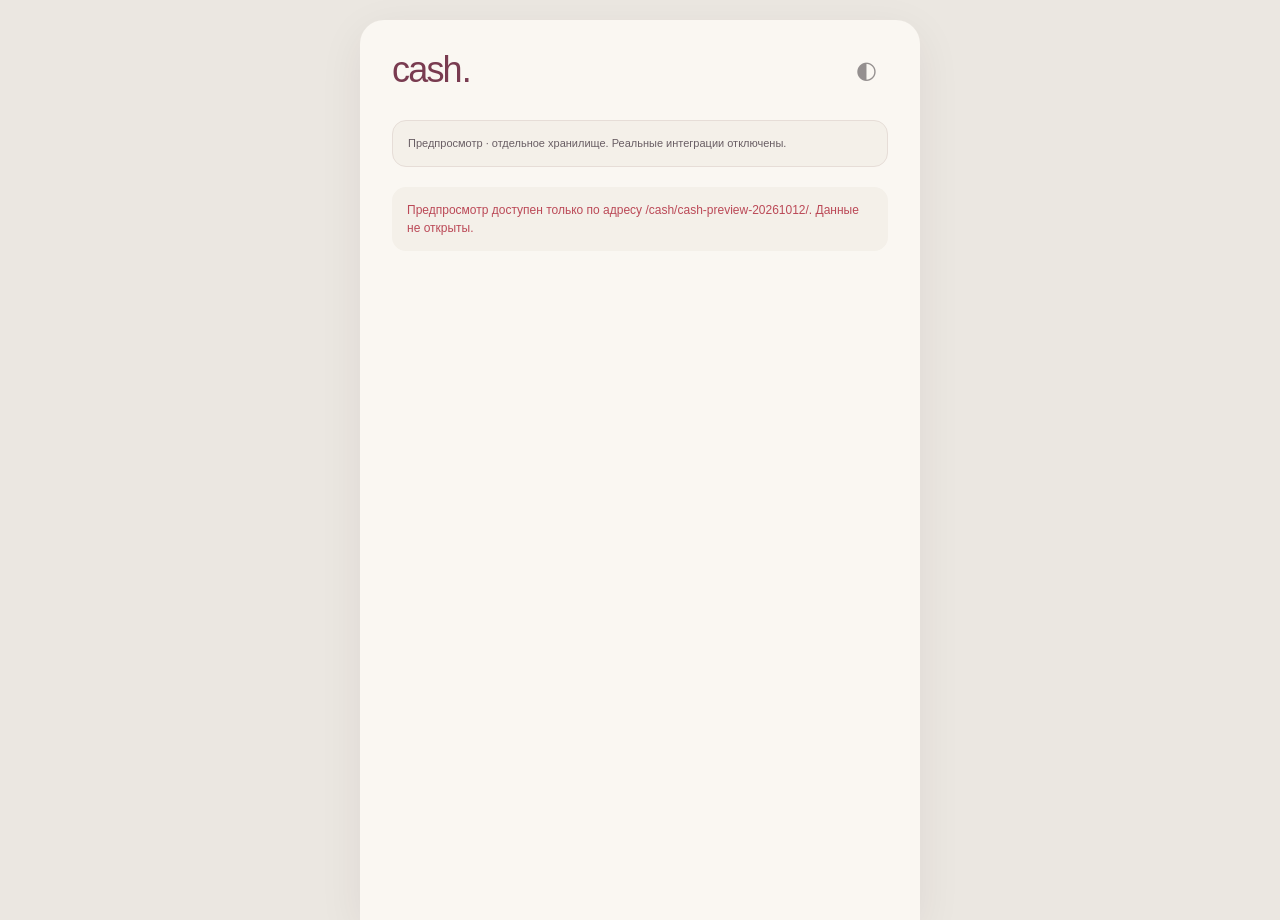
<file: cash-preview-20261012/index.html>
<!doctype html>
<html lang="ru" data-theme="light">
<head>
<meta charset="utf-8"><meta name="viewport" content="width=device-width, initial-scale=1, viewport-fit=cover">
<meta name="theme-color" content="#faf7f2"><meta name="apple-mobile-web-app-capable" content="yes"><meta name="apple-mobile-web-app-title" content="Cash Preview"><meta name="apple-mobile-web-app-status-bar-style" content="default">
<meta name="description" content="Cash — локальный учёт доходов, целей и аналитики."><link rel="manifest" href="manifest.webmanifest"><link rel="icon" href="cash-icon.svg"><link rel="apple-touch-icon" href="cash-icon.png"><title>Cash Preview — отдельный учёт</title>
<link rel="stylesheet" href="cash.css"><script src="cash-core.js" defer></script><script src="analytics-fixtures.js" defer></script><script src="cash-app.js" defer></script>
</head>
<body>
<div class="app">
<header class="top"><a class="brand" href="#overview" aria-label="Cash, обзор">cash<span>.</span></a><button id="theme-toggle" class="icon-button" aria-label="Сменить тему" title="Сменить тему">◐</button></header>
<div class="notice preview-notice">Предпросмотр · отдельное хранилище. Реальные интеграции отключены.</div>
<div id="load-error" class="notice danger" role="alert" hidden></div>
<main>
<section id="view-overview" class="view" aria-label="Обзор">
<div class="month-picker"><button id="month-prev" class="icon-button" aria-label="Предыдущий месяц">‹</button><input id="month" type="month" aria-label="Месяц учёта"><button id="month-next" class="icon-button" aria-label="Следующий месяц">›</button></div>
<div class="income-hero"><p class="eyebrow">Учтённый доход</p><h1 id="income-total">0 <span>₽</span></h1><p class="muted hero-note">Сумма записей за выбранный месяц, до комиссии и налога.</p><p id="comparison" class="comparison"></p></div>
<section class="goal"><div class="section-heading"><h2>Цель на месяц</h2><button id="edit-goal" class="text-button">Задать цель</button></div><div class="progress" role="progressbar" aria-label="Достижение цели" aria-valuemin="0" aria-valuemax="100" aria-valuenow="0"><div id="goal-fill"></div></div><p id="goal-caption" class="muted"></p></section>
<div class="source-grid"><section class="source-card shirfit"><p>SHIRFIT</p><h2 id="source-shirfit">0 ₽</h2><small>Записи приложения</small></section><section class="source-card manual"><p>Добавлено вручную</p><h2 id="source-manual">0 ₽</h2><small>Ведение и другие доходы</small></section></div>
<p id="payment-split" class="muted"></p>
<section class="calculation"><div class="section-heading"><h2>После комиссии</h2><span class="mini-label">Расчёт</span></div><p id="after-fees" class="calculation-total">0 ₽</p><div class="data-row"><span>Комиссия</span><strong id="fees">0 ₽</strong></div><div class="data-row"><span>Налог</span><strong>Не настроен</strong></div><p class="muted small">SHIRFIT: 3,8%. Ручные записи: своя комиссия, если указана. Итог после налога пока неизвестен; расходы не учтены.</p></section>
<div class="connection"><span class="status-dot"></span>Синхронизация не подключена</div>
<section><div class="section-heading"><h2>Последняя операция</h2><button class="text-button" data-nav="operations">Все →</button></div><div id="last-operation"></div></section>
<button class="primary" data-add>＋ Добавить оплату</button>
</section>
<section id="view-operations" class="view" aria-label="Операции" hidden>
<div class="section-heading"><h1>Операции</h1><button class="text-button" data-add>＋ Добавить</button></div><p class="muted">Журнал учтённых записей</p>
<div class="filter-grid"><label>С даты<input id="journal-from" type="date"></label><label>По дату<input id="journal-to" type="date"></label></div><label class="select-label">Источник<select id="journal-source"><option value="all">Все источники</option><option value="shirfit">SHIRFIT</option><option value="manual">Добавлено вручную</option></select></label><div id="journal-summary" class="notice"></div><div id="journal"></div>
</section>
<section id="view-analytics" class="view" aria-label="Аналитика" hidden>
<div class="section-heading"><h1>Аналитика</h1><span id="analytics-badge" class="badge">Не подключена</span></div><p class="muted">От регистрации до первой оплаты и продления.</p>
<div class="segmented"><button id="analytics-live" class="active">Мои данные</button><button id="analytics-demo">Демо</button></div><div id="analytics-notice" class="notice">События ChatPlace и SHIRFIT не подключены. Нет данных для конверсий.</div>
<div class="filter-grid"><label>Когорта: с<input id="cohort-start" type="date"></label><label>По<input id="cohort-end" type="date"></label></div><p class="muted small">Уникальные зарегистрированные пользователи · 30 дней наблюдения. В расчёте только когорты с завершённым окном.</p>
<section class="analytics-section"><div class="section-heading"><h2>Путь к первой оплате</h2><button id="definitions-open" class="text-button">Как считаем?</button></div><div id="analytics-stages"></div><div id="analytics-conversion" class="accent-summary"></div><p class="muted small">Отправка и доставка — разные события. Между платформами людей связывает только устойчивый общий идентификатор.</p></section>
<section class="analytics-section"><h2>Первая покупка</h2><div id="analytics-cohort" class="data-row"></div><div id="analytics-plans"></div><p class="muted small">Месячные и годовые тарифы раздельно. Продления в первую покупку не входят.</p></section>
<section class="analytics-section"><div class="section-heading"><h2>Продления</h2><span class="accent small">Окно: +7 дней</span></div><p class="muted small">Только пользователи с наступившим сроком и полным окном наблюдения. Первый срок каждого пользователя за период, отдельно по тарифам.</p><div id="renewals"></div></section>
<section class="analytics-section"><h2>Источники</h2><div id="analytics-sources"></div></section>
<div class="connection"><span class="status-dot"></span><span id="analytics-status">События не подключены</span></div>
</section>
<section id="view-settings" class="view" aria-label="Ещё" hidden>
<h1>Ещё</h1><section class="analytics-section"><h2>Оформление</h2><div class="segmented"><button id="theme-light">Светлая</button><button id="theme-dark">Тёмная</button></div></section>
<section class="analytics-section"><h2>Синхронизация</h2><div class="data-row"><span>SHIRFIT</span><strong>Не подключена</strong></div><div class="data-row"><span>ChatPlace</span><strong>Не подключён</strong></div><p class="muted small">Данные хранятся в этом браузере. Для переноса используй JSON. Автоматическое получение оплат и событий пока не настроено.</p></section>
<section class="analytics-section"><h2>Мои данные</h2><p class="muted">Экспорт — полная копия. Импорт сначала покажет изменения и объединит записи по ID.</p><button id="export-json" class="secondary">Экспортировать JSON</button><label class="secondary file-button">Импортировать JSON<input id="import-file" type="file" accept="application/json,.json"></label><button id="export-backup" class="text-button" hidden>Скачать копию до последнего импорта</button><p class="muted small">Перед импортом создаётся локальная резервная копия. При конфликте ID импорт блокируется; записи не заменяются.</p></section>
<section class="analytics-section"><h2>На главный экран</h2><p class="muted">На iPhone: меню «Поделиться» → «На экран Домой». В Chrome: меню браузера → «Установить приложение».</p><button id="install-app" class="secondary" hidden>Установить Cash</button><p class="muted small">Интерфейс работает офлайн после первого открытия. Резервная копия JSON поможет сохранить учёт при смене браузера.</p></section>
</section>
<section id="view-payment" class="view payment-view" aria-label="Добавить оплату" hidden>
<button id="payment-back" class="text-button back">← Назад</button><h1>Добавить оплату</h1><p class="muted">Ручная запись вне синхронизации SHIRFIT.</p>
<form id="payment-form">
<label class="amount-label">Сумма, ₽<input id="payment-amount" name="amount" type="number" inputmode="decimal" min="0.01" max="1000000000000" step="0.01" placeholder="0" required></label>
<label>Категория<select id="payment-category" name="category"><option value="coaching-month">Личное ведение</option><option value="coaching-3month">Личное ведение · 3 месяца</option><option value="consult">Консультация</option><option value="extra">Другой доход</option></select></label>
<label>Дата оплаты<input id="payment-date" name="date" type="date" required></label><label>Способ оплаты<select id="payment-method" name="method"><option>Банковский перевод</option><option>СБП</option><option>Наличные</option><option>Карта</option><option>Другое</option></select></label>
<fieldset class="fee-field"><legend>Комиссия · необязательно</legend><div class="fee-controls"><input id="payment-fee" name="feeValue" aria-label="Размер комиссии" type="number" inputmode="decimal" min="0" step="0.01" value="0"><select id="payment-fee-kind" name="feeKind" aria-label="Тип комиссии"><option value="none">Без комиссии</option><option value="amount">₽</option><option value="percent">%</option></select></div><p id="payment-preview" class="muted small"></p></fieldset>
<label>Комментарий · необязательно<textarea id="payment-comment" name="comment" maxlength="2000" rows="2" placeholder="Имя клиента или детали"></textarea></label><p class="muted small">Источник: добавлено вручную. Налог не настроен.</p><p id="payment-error" class="form-error" role="alert"></p><button id="save-payment" class="primary" type="submit">Сохранить оплату</button>
</form></section>
</main>
<nav class="bottom-nav" aria-label="Разделы"><button data-nav="overview" class="active"><svg class="nav-icon" viewBox="0 0 24 24" aria-hidden="true"><path d="M3.5 10 12 2.5 20.5 10v11h-17z"/></svg>Обзор</button><button data-nav="operations"><svg class="nav-icon" viewBox="0 0 24 24" aria-hidden="true"><path d="M4 4h16M4 12h16M4 20h16"/></svg>Операции</button><button data-nav="analytics"><svg class="nav-icon bars" viewBox="0 0 24 24" aria-hidden="true"><rect x="3" y="12" width="4" height="9" rx="1"/><rect x="10" y="3" width="4" height="18" rx="1"/><rect x="17" y="8" width="4" height="13" rx="1"/></svg>Аналитика</button><button data-nav="settings"><svg class="nav-icon dots" viewBox="0 0 24 24" aria-hidden="true"><circle cx="4" cy="12" r="1.6"/><circle cx="12" cy="12" r="1.6"/><circle cx="20" cy="12" r="1.6"/></svg>Ещё</button></nav>
</div>
<dialog id="goal-dialog"><form id="goal-form"><div class="section-heading"><h2>Цель на месяц</h2><button type="button" class="icon-button" data-close="goal-dialog" aria-label="Закрыть">×</button></div><label>Учтённый доход, ₽<input id="goal-input" type="number" inputmode="decimal" min="0.01" step="0.01" required></label><p class="muted small">Цель считается по полной сумме записей, до комиссии и налога.</p><p id="goal-error" role="alert" class="form-error"></p><button class="primary" type="submit">Сохранить цель</button></form></dialog>
<dialog id="import-dialog"><div class="section-heading"><h2>Предпросмотр импорта</h2><button class="icon-button" data-close="import-dialog" aria-label="Закрыть">×</button></div><div id="import-preview"></div><p class="muted small">Существующие цели, настройки и записи сохраняются. Совпадения проверяются только по ID; одинаковые суммы и даты не удаляются.</p><button id="confirm-import" class="primary">Создать копию и объединить</button><button id="cancel-import" class="secondary" data-close="import-dialog">Отмена</button></dialog>
<dialog id="definitions-dialog"><div class="section-heading"><h2>Как считаем</h2><button class="icon-button" data-close="definitions-dialog" aria-label="Закрыть">×</button></div><div class="definitions"><p><b>Отправлена ссылка:</b> ChatPlace подтвердил отправку пользователю. <b>Доставлена:</b> отдельное подтверждение доставки.</p><p><b>Открытие:</b> SHIRFIT зарегистрировал открытие приложения. <b>Регистрация:</b> аккаунт создан успешно.</p><p><b>Настройка завершена:</b> сохранены обязательные параметры профиля и цели, и приложение подтвердило переход к основному экрану. Открытие калькулятора само по себе не считается завершением.</p><p><b>Когорта:</b> уникальные пользователи по первой регистрации за выбранный период; 30 полных дней на каждого. Незрелые когорты исключены.</p><p><b>Первая оплата:</b> первая успешная покупка подписки за всю историю пользователя, в пределах 30 дней после регистрации. Продления исключены.</p><p><b>Продление:</b> успешная оплата той же подписки от наступления срока до +7 дней. Знаменатель — уникальные пользователи с известным сроком и полным семидневным окном, раздельно по месячному и годовому тарифам.</p><p>Нет данных — неизвестное значение, а не ноль. Счётчики событий за период не являются шагами одной когорты. Атрибуция источника возможна только при устойчивом общем ключе ChatPlace ↔ SHIRFIT.</p></div></dialog>
<div id="toast" class="toast" role="status" hidden></div>
</body></html>
</file>
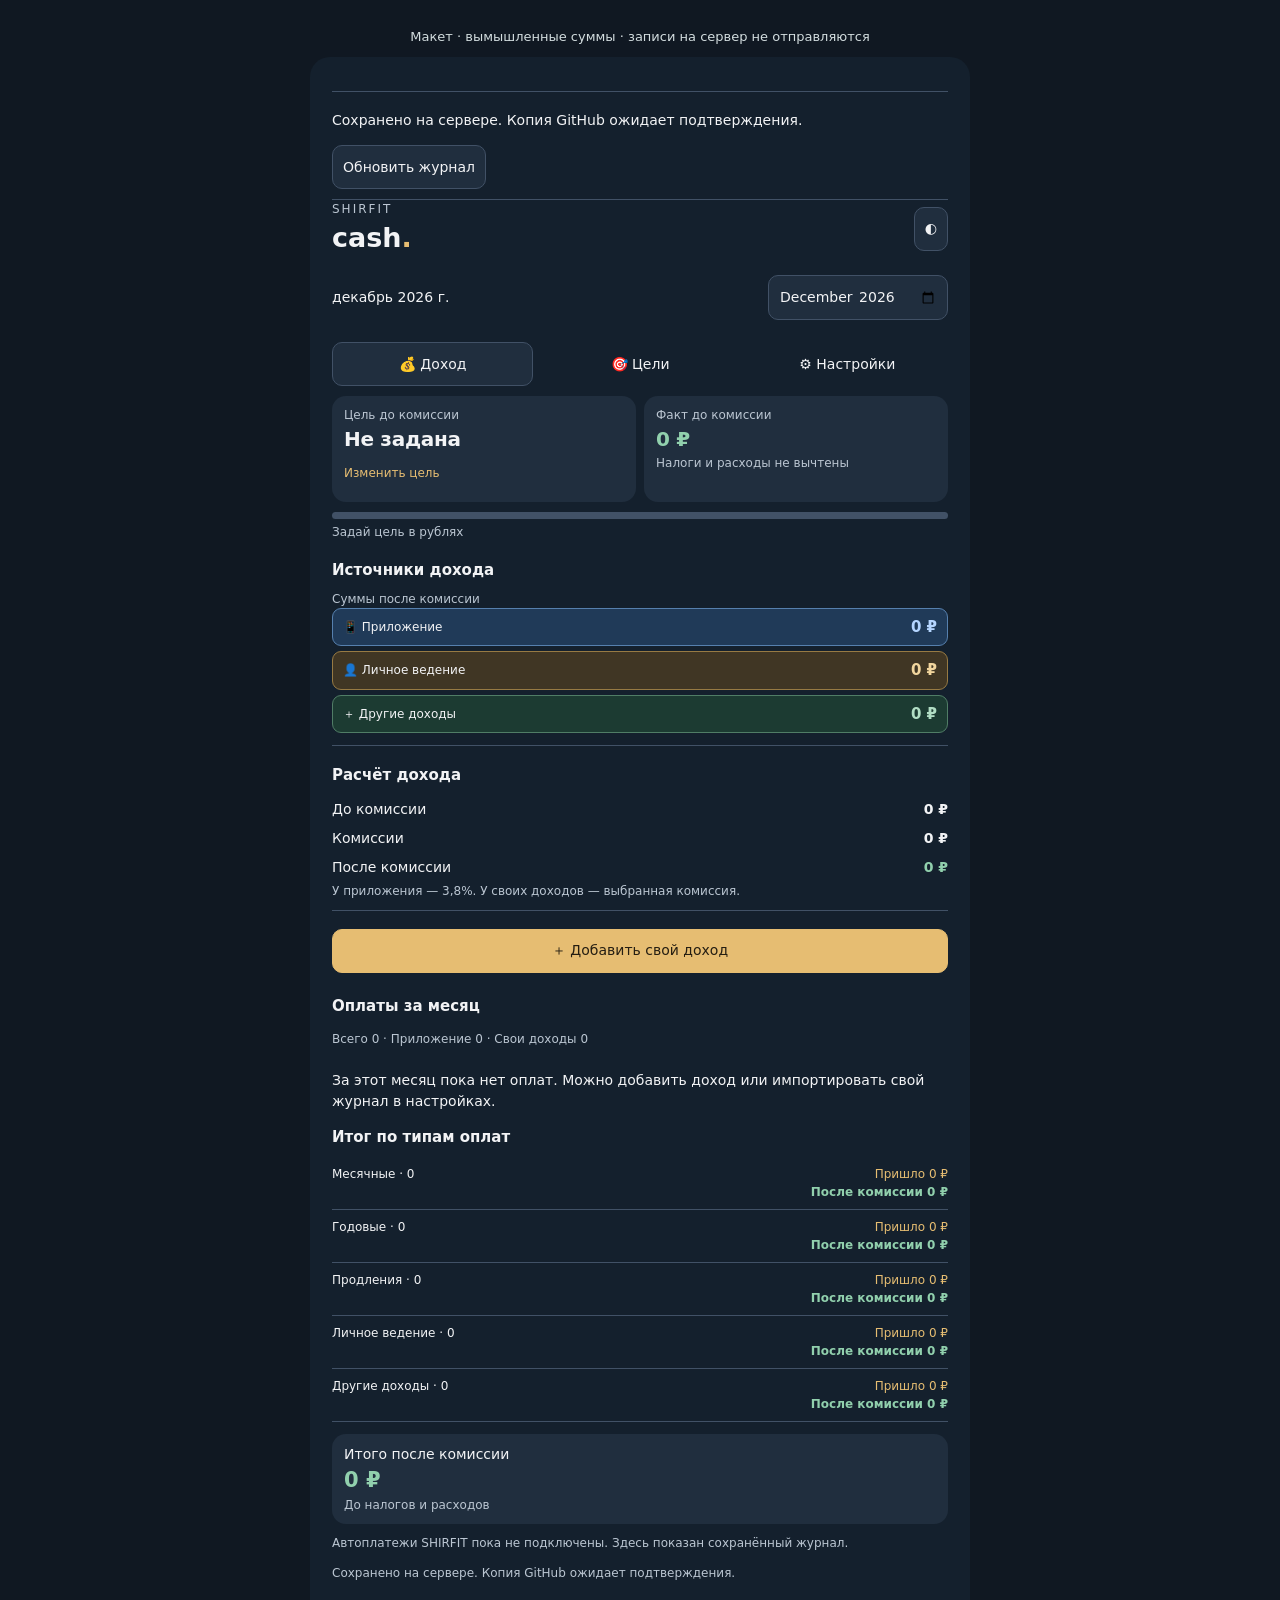
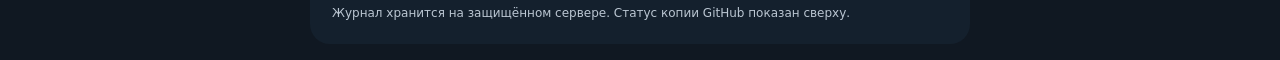
<file: cash-compact-review-20261022.html>
<!doctype html>
<html lang="ru"><head><meta charset="utf-8"><meta name="viewport" content="width=device-width,initial-scale=1"><meta name="theme-color" content="#14202d"><meta name="referrer" content="no-referrer"><title>Cash — SHIRFIT</title><style>
#ch-root [hidden]{display:none!important}#ch-root .ch-befores{display:grid;grid-template-columns:repeat(2,minmax(0,1fr));gap:12px}#ch-root .ch-befores img{width:100%;display:block}#ch-root .ch-app{--ch-bg:#14202d;--ch-panel:#202e3e;--ch-text:#f2f3f5;--ch-muted:#bbc6d2;--ch-line:#415166;--ch-accent:#e6bd72;--ch-on:#251e12;--ch-good:#91d0ad;background:var(--ch-bg);color:var(--ch-text);padding:22px;border-radius:20px;font:14px/1.5 system-ui;max-width:660px;margin:auto;box-sizing:border-box}
#ch-root .ch-app.light{--ch-bg:#faf7f0;--ch-panel:#fffdf8;--ch-text:#302a23;--ch-muted:#6e6358;--ch-line:#d9d0c1;--ch-accent:#815d26;--ch-on:#fffdf8;--ch-good:#376249}
#ch-root .ch-app header{display:flex;justify-content:space-between;align-items:center;margin-bottom:14px}#ch-root .ch-app header small{letter-spacing:2px}#ch-root .ch-app h2{font-size:35px;line-height:1;margin:6px 0}#ch-root .ch-app h2 span{color:var(--ch-accent)}#ch-root .ch-period{display:flex;justify-content:space-between;align-items:center;gap:8px;flex-wrap:wrap;padding:12px 0}#ch-root .ch-app small{display:block;color:var(--ch-muted);font-size:12px}#ch-root .ch-app h3{font-size:16px;margin:22px 0 10px}
#ch-root .ch-app button,#ch-root .ch-app input,#ch-root .ch-app select{font:inherit;color:var(--ch-text);background:var(--ch-panel);border:1px solid var(--ch-line);border-radius:10px;padding:10px;min-height:44px;box-sizing:border-box}#ch-root .ch-app button:active{transform:scale(.98)}#ch-root .ch-main-nav,#ch-root .ch-subnav{display:grid;grid-template-columns:repeat(2,minmax(0,1fr));gap:6px;margin:10px 0}#ch-root .ch-app button[aria-pressed=true]{background:var(--ch-accent);color:var(--ch-on);border-color:var(--ch-accent)}#ch-root .ch-subnav button{background:transparent;border-color:transparent}#ch-root .ch-subnav button[aria-pressed=true]{background:var(--ch-panel);color:var(--ch-text);border-color:var(--ch-line)}
#ch-root .ch-hero{display:grid;grid-template-columns:repeat(2,minmax(0,1fr));gap:12px;margin:16px 0}#ch-root .ch-hero>div{background:var(--ch-panel);border-radius:14px;padding:16px;min-width:0}#ch-root .ch-hero span{display:block;color:var(--ch-muted);font-size:12px}#ch-root .ch-hero b{display:block;font-size:25px;letter-spacing:-.6px;font-variant-numeric:tabular-nums;overflow-wrap:anywhere}#ch-root #ch-fact{color:var(--ch-good)}#ch-root .ch-app button.ch-text{padding:4px 0;color:var(--ch-accent);background:none;border:0;font-size:12px;min-height:38px}
#ch-root .ch-track{height:7px;background:var(--ch-line);border-radius:6px;overflow:hidden}#ch-root #ch-progress{height:100%;width:29.05856%;background:var(--ch-good);transition:width 240ms ease-out}#ch-root .ch-between{display:flex;justify-content:space-between;gap:14px;padding:8px 0}#ch-root .ch-between b{font-variant-numeric:tabular-nums;white-space:nowrap}#ch-root .ch-note{font-size:12px;color:var(--ch-muted);flex-wrap:wrap}#ch-root .ch-sources{display:grid;grid-template-columns:repeat(3,minmax(0,1fr));gap:8px}#ch-root .ch-sources article{background:var(--ch-panel);border-radius:12px;padding:12px;min-width:0}#ch-root .ch-sources span{font-size:12px}#ch-root .ch-sources b{display:block;font-size:17px;margin:5px 0;overflow-wrap:anywhere}#ch-root .ch-sources small{font-size:11px}
#ch-root .ch-counts{padding:10px 0;color:var(--ch-muted);font-size:12px}#ch-root .ch-calculation{margin-top:20px;padding:4px 0 14px;border-top:1px solid var(--ch-line);border-bottom:1px solid var(--ch-line)}#ch-root .ch-detail{border-bottom:1px solid var(--ch-line);padding-bottom:10px;margin-top:10px}#ch-root summary{min-height:24px;padding:12px 0}#ch-root .ch-app .ch-primary{background:var(--ch-accent);color:var(--ch-on);border-color:var(--ch-accent);width:100%;margin:18px 0 8px}#ch-root .ch-sync{margin-top:10px}#ch-root .ch-app label{display:block;margin:14px 0}#ch-root .ch-app label input,#ch-root .ch-app label select{display:block;width:100%;margin-top:6px;font-size:16px}#ch-root .ch-manual-preview{background:var(--ch-panel);padding:14px;border-radius:10px;font-size:17px;font-variant-numeric:tabular-nums}#ch-root .ch-error{color:var(--ch-text)}#ch-root #ch-list article{border-bottom:1px solid var(--ch-line);padding:14px 0}#ch-root #ch-list strong{display:block}#ch-root #ch-notice{font-size:12px;color:var(--ch-muted)}
@media(max-width:500px){#ch-root .ch-app{padding:16px}#ch-root .ch-main-nav button,#ch-root .ch-subnav button{font-size:12px;padding:8px 4px}#ch-root .ch-hero{gap:8px}#ch-root .ch-hero>div{padding:12px}#ch-root .ch-hero b{font-size:22px}#ch-root .ch-sources{grid-template-columns:1fr}#ch-root .ch-sources article{display:grid;grid-template-columns:1fr auto;gap:3px 10px}#ch-root .ch-sources small{grid-column:1/-1}#ch-root .ch-sources b{margin:0}#ch-root .ch-befores{grid-template-columns:1fr;max-width:390px;margin:auto}}
@media(prefers-reduced-motion:reduce){#ch-root #ch-progress{transition:none}#ch-root .ch-app button:active{transform:none}}


#ch-root .ch-app{--ch-app-fill:#203a58;--ch-app-line:#5680ae;--ch-app-ink:#b5d5ff;--ch-coach-fill:#403624;--ch-coach-line:#977a43;--ch-coach-ink:#f1d59d;--ch-extra-fill:#342b49;--ch-extra-line:#8b73b2;--ch-extra-ink:#deccff}
#ch-root .ch-app.light{--ch-app-fill:#edf3fc;--ch-app-line:#91b1d9;--ch-app-ink:#315f99;--ch-coach-fill:#fbf0d9;--ch-coach-line:#bd9a56;--ch-coach-ink:#795520;--ch-extra-fill:#f4edfc;--ch-extra-line:#b09aca;--ch-extra-ink:#70499c}
#ch-root .ch-subnav{grid-template-columns:repeat(3,minmax(0,1fr))}
#ch-root .ch-sources article[data-source=app],#ch-root #ch-list article[data-source=app]{background:var(--ch-app-fill);border:1px solid var(--ch-app-line)}
#ch-root .ch-sources article[data-source=coach],#ch-root #ch-list article[data-source=coach]{background:var(--ch-coach-fill);border:1px solid var(--ch-coach-line)}
#ch-root .ch-sources article[data-source=extra],#ch-root #ch-list article[data-source=extra]{background:var(--ch-extra-fill);border:1px solid var(--ch-extra-line)}
#ch-root .ch-sources article[data-source=app] b,#ch-root #ch-list article[data-source=app]>strong{color:var(--ch-app-ink)}
#ch-root .ch-sources article[data-source=coach] b,#ch-root #ch-list article[data-source=coach]>strong{color:var(--ch-coach-ink)}
#ch-root .ch-sources article[data-source=extra] b,#ch-root #ch-list article[data-source=extra]>strong{color:var(--ch-extra-ink)}
#ch-root #ch-list article{padding:14px;margin-bottom:10px;border-radius:12px}
#ch-root .ch-payment-amounts{display:grid;grid-template-columns:1fr 1fr;gap:8px;margin:10px 0}#ch-root .ch-payment-amounts b{font-size:17px;font-variant-numeric:tabular-nums}#ch-root .ch-payment-amounts>div:last-child{text-align:right}
#ch-root .ch-gross-amount{color:var(--ch-accent)}#ch-root .ch-net-amount,#ch-root #ch-net{color:var(--ch-good)}
#ch-root .ch-type-total{display:flex;gap:12px;justify-content:space-between;padding:12px 0;border-bottom:1px solid var(--ch-line)}#ch-root .ch-type-total>div{text-align:right}#ch-root .ch-type-total span,#ch-root .ch-type-total b{display:block;font-size:12px}#ch-root .ch-bottom-total{margin-top:18px;padding:16px;background:var(--ch-panel);border-radius:14px}#ch-root .ch-bottom-total>b{display:block;font-size:28px;color:var(--ch-good);font-variant-numeric:tabular-nums}

#ch-root .ch-payment-actions{display:flex;gap:8px;flex-wrap:wrap;margin-top:10px}#ch-root .ch-payment-actions button{min-height:44px;font-size:12px}#ch-root .ch-storage-note{margin-top:22px}#ch-root .ch-period input{max-width:190px}#ch-root .ch-app .ch-error{color:#ffb4ab}#ch-root .ch-app.light .ch-error{color:#a12220}#ch-root #ch-notice{white-space:pre-wrap;overflow-wrap:anywhere}#ch-root .ch-app label input[type=checkbox]{display:inline-block;width:18px;min-height:18px;margin-right:8px}#ch-root .ch-app{min-height:80vh}body{margin:0;padding:16px;background:#101822;font-family:system-ui}#ch-root{max-width:700px;margin:auto}#ch-root .ch-app button:focus-visible,#ch-root .ch-app input:focus-visible,#ch-root .ch-app select:focus-visible{outline:3px solid var(--ch-good);outline-offset:3px}
#ch-root .ch-app{--ch-extra-fill:#1c3b32;--ch-extra-line:#507d66;--ch-extra-ink:#b1ddc4}
#ch-root .ch-app.light{--ch-extra-fill:#edf5ee;--ch-extra-line:#a3c1aa;--ch-extra-ink:#315f42}
#ch-root .ch-app header{margin-bottom:6px}
#ch-root .ch-app h2{font-size:27px}
#ch-root .ch-hero{gap:8px;margin:10px 0}
#ch-root .ch-hero>div{padding:10px 12px}
#ch-root .ch-hero b{font-size:20px;letter-spacing:-.3px}
#ch-root .ch-app h3{margin:14px 0 8px;font-size:15px}
#ch-root .ch-between{padding:4px 0}
#ch-root .ch-calculation{margin-top:12px;padding-bottom:10px}
#ch-root .ch-sources{grid-template-columns:1fr;gap:5px}
#ch-root .ch-sources article{display:grid;grid-template-columns:minmax(0,1fr) auto;gap:4px 10px;padding:7px 10px;align-items:center;border-radius:9px}
#ch-root .ch-sources article b{font-size:15px;margin:0}
#ch-root .ch-sources article small{display:none}
#ch-root .ch-counts{padding:5px 0 8px}
#ch-root #ch-list .ch-payment{border-radius:9px;margin:0 0 6px;min-width:0}
#ch-root #ch-list .ch-payment[data-source=app]{background:var(--ch-app-fill);border:1px solid var(--ch-app-line)}
#ch-root #ch-list .ch-payment[data-source=coach]{background:var(--ch-coach-fill);border:1px solid var(--ch-coach-line)}
#ch-root #ch-list .ch-payment[data-source=extra]{background:var(--ch-extra-fill);border:1px solid var(--ch-extra-line)}
#ch-root .ch-payment summary{display:grid;grid-template-columns:minmax(0,1fr) auto;align-items:center;gap:10px;min-height:58px;padding:8px 10px;box-sizing:border-box;list-style:none}
#ch-root .ch-payment summary::-webkit-details-marker{display:none}
#ch-root .ch-payment summary strong{display:block;font-size:13px;font-weight:600;line-height:1.3;overflow-wrap:anywhere}
#ch-root .ch-payment summary small{font-size:11px;margin-top:3px}
#ch-root .ch-payment-copy{min-width:0}
#ch-root .ch-payment-value{text-align:right;white-space:nowrap}
#ch-root .ch-payment-value b{font-size:15px;font-variant-numeric:tabular-nums;font-weight:600}
#ch-root .ch-payment-body{padding:0 10px 10px;border-top:1px solid var(--ch-line)}
#ch-root .ch-payment-body .ch-payment-amounts{margin:8px 0;gap:8px}
#ch-root .ch-payment-body .ch-payment-amounts b{font-size:14px}
#ch-root .ch-payment-body p{margin:6px 0;font-size:12px;overflow-wrap:anywhere}
#ch-root .ch-payment[open] summary{border-bottom:0}
#ch-root .ch-payment[open] .ch-payment-value small{color:var(--ch-text)}
#ch-root .ch-payment[data-source=app] summary strong{color:var(--ch-app-ink)}
#ch-root .ch-payment[data-source=coach] summary strong{color:var(--ch-coach-ink)}
#ch-root .ch-payment[data-source=extra] summary strong{color:var(--ch-extra-ink)}
#ch-root .ch-type-total{padding:8px 0}
#ch-root .ch-bottom-total{margin-top:12px;padding:10px 12px}
#ch-root .ch-bottom-total>b{font-size:21px}
#ch-root .ch-goal-status{margin:8px 0;font-size:13px;white-space:pre-wrap}
@media(max-width:500px){#ch-root .ch-app{padding:12px}#ch-root .ch-hero>div{padding:10px}#ch-root .ch-hero b{font-size:19px}body{padding:8px}#ch-root .ch-period{padding:7px 0}#ch-root .ch-app .ch-primary{margin:12px 0 6px}}
</style></head><body><p style="color:#d3dddf;text-align:center;font:13px system-ui">Макет · вымышленные суммы · записи на сервер не отправляются</p><script>(()=>{const map=new Map();window.cashPreviewStorage={get length(){return map.size},key:i=>[...map.keys()][i]||null,getItem:k=>map.get(k)||null,setItem:(k,v)=>map.set(k,String(v)),removeItem:k=>map.delete(k)};let db={"schemaVersion": 7, "settings": {"theme": "dark", "manualFeeKind": "none"}, "months": {"2026-10": {"y": 2026, "m": 10, "p": [{"id": "demo-1", "t": "app-monthly", "a": 1499, "d": "2026-10-22"}, {"id": "demo-2", "t": "extra", "a": 5000, "d": "2026-10-21", "nc": true}, {"id": "demo-3", "t": "app-renewal", "a": 1499, "d": "2026-10-20"}, {"id": "demo-4", "t": "coaching-month", "a": 40000, "d": "2026-10-19", "nc": true}], "incomeGoal": {"amount": 500000, "basis": "net"}}}},revision=1;window.fetch=async(path,options={})=>{if(options.method==='POST'&&path==='/api/cash/commit'){const p=JSON.parse(options.body);db=p.db;revision++;}return {ok:true,status:200,json:async()=>({db,revision,csrf_token:'synthetic-preview',backup_status:'pending'})};};})();</script><div id="ch-root">
 <div class="ch-app" aria-label="Cash — учёт доходов">
  <section class="ch-calculation" aria-label="Состояние сохранения"><p id="ch-connection" role="status" aria-live="polite">Загружаем журнал с сервера…</p><a id="ch-login" href="/login" hidden>Войти в Cash</a><button id="ch-reload-sync" type="button">Обновить журнал</button><button id="ch-retry-sync" type="button" hidden>Повторить отправку</button><section id="ch-recovery" hidden><p>Найдены неотправленные черновики с этого устройства.</p><select id="ch-recovery-select" aria-label="Черновик для восстановления"></select><button id="ch-recovery-resume" type="button">Открыть выбранный черновик</button><button id="ch-recovery-export" type="button">Экспортировать все черновики</button></section><button id="ch-use-server" type="button" hidden>Загрузить серверную версию</button><button id="ch-draft-export" type="button" hidden>Экспортировать неотправленный черновик</button></section><div id="ch-workspace" hidden>
  <header><div><small>SHIRFIT</small><h2>cash<span>.</span></h2></div><button id="ch-theme" aria-label="Сменить тему">◐</button></header>
  <div class="ch-period"><span id="ch-current-period">Текущий месяц</span><input id="ch-month-picker" type="month" aria-label="Месяц учёта"></div>
  <section id="ch-month">
   <div class="ch-subnav" aria-label="Данные месяца"><button data-sub="income" aria-pressed="true">💰 Доход</button><button data-sub="goals">🎯 Цели</button><button data-sub="settings">⚙️ Настройки</button></div>
   <section id="ch-income">
    <div class="ch-hero"><div><span id="ch-plan-label">Цель после комиссии</span><b id="ch-plan">—</b><button class="ch-text" id="ch-edit-goal">Изменить цель</button></div><div><span id="ch-fact-label">Факт после комиссии</span><b id="ch-fact">—</b><small>Налоги и расходы не вычтены</small></div></div>
    <div class="ch-track" role="progressbar" aria-label="Выполнение цели" aria-valuemin="0" aria-valuemax="100" aria-valuenow="29.1"><div id="ch-progress"></div></div><div class="ch-between ch-note"><span id="ch-percent">Выполнено —</span><span id="ch-left">Осталось —</span></div>
    <h3>Источники дохода</h3><small>Суммы после комиссии</small><div class="ch-sources"><article data-source="app"><span>📱 Приложение</span><b id="ch-app-net">—</b><small>Комиссия 3,8% автоматически</small></article><article data-source="coach"><span>👤 Личное ведение</span><b id="ch-coach-net">—</b><small>Комиссия выбрана вручную</small></article><article data-source="extra"><span>＋ Другие доходы</span><b id="ch-extra-net">—</b><small>Свои записи и выбранная комиссия</small></article></div>
    <section class="ch-calculation" aria-label="Расчёт дохода"><h3>Расчёт дохода</h3><div class="ch-between"><span>До комиссии</span><b id="ch-gross">—</b></div><div class="ch-between"><span>Комиссии</span><b id="ch-fee">—</b></div><div class="ch-between"><span>После комиссии</span><b id="ch-net">—</b></div><small>У приложения — 3,8%. У своих доходов — выбранная комиссия.</small></section>
    <button class="ch-primary" id="ch-add">＋ Добавить свой доход</button>
    <h3>Оплаты за месяц</h3><div id="ch-payment-counts" class="ch-counts"></div><div id="ch-list"></div><h3>Итог по типам оплат</h3><div id="ch-breakdown"></div><div class="ch-bottom-total"><span>Итого после комиссии</span><b id="ch-bottom-net">—</b><small>До налогов и расходов</small></div><small class="ch-sync">Автоплатежи SHIRFIT пока не подключены. Здесь показан сохранённый журнал.</small>
   </section>
   <section id="ch-goals" hidden><h3>🎯 Цель по доходу</h3><form id="ch-goal-form"><label>Сумма на месяц, ₽<input id="ch-goal-input" type="text" inputmode="decimal" autocomplete="off" placeholder="500 000" value="200000" required></label><label>Как считать цель<select id="ch-basis"><option value="net">После комиссии</option><option value="gross">До комиссии</option></select></label><small>План и факт сравниваются на одной основе.</small><button class="ch-primary" type="submit">Сохранить цель</button></form><details class="ch-detail"><summary>Планы по продажам · дополнительно</summary><p>Годовые, месячные, продления, личное ведение и другие доходы сохраняются как отдельные планы.</p><div><form id="ch-quantity-form"><div id="ch-quantity-inputs"></div><p id="ch-quantity-total"></p><button type="submit">Сохранить планы продаж</button><button type="button" id="ch-use-quantity-goal">Сделать суммарной целью</button></form></div></details></section>
   <section id="ch-settings" hidden><section class="ch-calculation"><h3>Мои данные</h3><button id="ch-export">Экспортировать JSON</button><label>Импортировать JSON<input id="ch-import-file" type="file" accept="application/json,.json"></label><label><input id="ch-import-replace" type="checkbox"> Заменить текущий учёт файлом</label><small>Перед импортом сохраняется резервная копия. Обычный импорт объединяет записи по ID; конфликт не перезаписывает данные.</small><button id="ch-restore-backup">Восстановить копию до импорта</button></section><h3>⚙️ Настройки</h3><p><a href="/settings/github">Подключение закрытого GitHub</a></p><button id="ch-logout" type="button">Выйти из Cash</button><label>Оформление<select id="ch-theme-setting"><option value="dark">Тёмное</option><option value="light">Светлое</option></select></label><section class="ch-calculation"><h3>Оплаты приложения</h3><div class="ch-between"><span>Комиссия автоматически</span><b>3,8%</b></div><small>Ставка применяется к оплатам приложения, не ко всем твоим доходам.</small></section><label>Комиссия для новых ручных записей<select id="ch-manual-default"><option value="none">Без комиссии</option><option value="app">3,8%</option></select></label><small>При добавлении можно выбрать свой процент или сумму. Уже добавленные записи не меняются.</small><section class="ch-calculation"><h3>Связь с SHIRFIT</h3><div class="ch-between"><span>Автоплатежи</span><b>Пока не подключены</b></div><small>Автоматический источник ещё не подключён. Не вноси одну оплату повторно из разных источников.</small></section></section>
  </section>
  <section id="ch-manual" hidden><button id="ch-manual-back">‹ Назад к месяцу</button><h3>Добавить свой доход</h3><form id="ch-manual-form"><label>За что<select id="ch-kind"><option value="coaching-month">Личное ведение · месяц</option><option value="coaching-3month">Личное ведение · 3 месяца</option><option value="consult">Консультация</option><option value="extra">Другой доход</option></select></label><label>Дата<input id="ch-date" type="date" required></label><label>Стоимость, ₽<input id="ch-amount" type="text" inputmode="decimal" autocomplete="off" placeholder="5 000" value="" required></label><label>Комиссия<select id="ch-fee-kind"><option value="none">Без комиссии</option><option value="app">3,8%</option><option value="percent">Свой процент</option><option value="amount">Сумма в рублях</option></select></label><label id="ch-custom-wrap" hidden>Размер комиссии<input id="ch-custom-fee" type="number" min="0" step="0.01" value="0"></label><label>Примечание<input id="ch-note" type="text" maxlength="120" placeholder="Например, ведение за октябрь"></label><div class="ch-manual-preview" id="ch-preview" aria-live="polite">Введи сумму</div><p class="ch-error" id="ch-error" role="alert"></p><button class="ch-primary" type="submit">Сохранить доход</button><small>Запись сохраняется на сервере после подтверждения. Экспорт сохраняет отдельную копию.</small></form></section>
  <section id="ch-import-preview" hidden><h3>Предпросмотр импорта</h3><p id="ch-import-summary"></p><button id="ch-import-confirm" class="ch-primary">Применить импорт</button><button id="ch-import-cancel">Отмена</button></section></div><p id="ch-notice" role="status" aria-live="polite"></p><button id="ch-undo" hidden>Вернуть удалённую запись</button><small class="ch-storage-note">Журнал хранится на защищённом сервере. Статус копии GitHub показан сверху.</small>
 </div>
</div><script>(function (root, factory) {
  'use strict';
  const api = factory();
  if (typeof module === 'object' && module.exports) module.exports = api;
  else root.CashCore = api;
})(typeof globalThis !== 'undefined' ? globalThis : this, function () {
  'use strict';
  const own = (v, k) => Object.prototype.hasOwnProperty.call(v, k);
  const object = v => v !== null && typeof v === 'object' && !Array.isArray(v);
  const fail = message => { throw new Error(message); };
  function clone(v) {
    const seen = new Set();
    function check(x) {
      if (x === null || typeof x === 'string' || typeof x === 'boolean') return;
      if (typeof x === 'number' && Number.isFinite(x)) return;
      if (typeof x !== 'object' || seen.has(x)) fail('Ожидаются конечные JSON-данные');
      seen.add(x);
      if (!Array.isArray(x) && !object(x)) fail('Неверный объект');
      for (const k of Object.keys(x)) {
        if (['__proto__', 'constructor', 'prototype'].includes(k)) fail('Недопустимое имя поля');
        check(x[k]);
      }
      seen.delete(x);
    }
    check(v);
    return JSON.parse(JSON.stringify(v));
  }
  function stable(v) {
    if (Array.isArray(v)) return '[' + v.map(stable).join(',') + ']';
    if (object(v)) return '{' + Object.keys(v).sort().map(k => JSON.stringify(k) + ':' + stable(v[k])).join(',') + '}';
    return JSON.stringify(v);
  }
  function monthKey(s) {
    if (typeof s !== 'string' || !/^\d{4}-\d{1,2}$/.test(s)) fail('Неверный месяц');
    const [y, m] = s.split('-').map(Number);
    if (y < 1 || m < 1 || m > 12) fail('Неверный месяц');
    return String(y).padStart(4, '0') + '-' + String(m).padStart(2, '0');
  }
  function date(s) {
    if (typeof s !== 'string' || !/^\d{4}-\d{2}-\d{2}$/.test(s)) fail('Дата должна иметь формат ГГГГ-ММ-ДД');
    const [y, m, d] = s.split('-').map(Number);
    const leap = y % 4 === 0 && (y % 100 !== 0 || y % 400 === 0);
    const days = [31, leap ? 29 : 28, 31, 30, 31, 30, 31, 31, 30, 31, 30, 31];
    if (y < 1 || m < 1 || m > 12 || d < 1 || d > days[m - 1]) fail('Несуществующая дата');
    return s;
  }
  function moneyMinor(v) {
    if (typeof v !== 'number' && typeof v !== 'string') fail('Неверная сумма');
    const s = typeof v === 'string' ? v.trim() : String(v);
    if (!/^-?\d+(\.\d{1,2})?$/.test(s)) fail('Сумма должна содержать не более двух знаков после запятой');
    const negative = s.startsWith('-');
    const [whole, fraction = ''] = s.replace(/^-/, '').split('.');
    const n = Number(whole) * 100 + Number(fraction.padEnd(2, '0'));
    if (!Number.isSafeInteger(n)) fail('Слишком большая сумма');
    return negative ? -n : n;
  }
  const appType = p => typeof p.t === 'string' && p.t.startsWith('app-');
  function explicitFee(f, amount) {
    if (!object(f) || !['none', 'percent', 'amount'].includes(f.kind)) fail('Неверная комиссия');
    if (f.kind === 'none') {
      if (f.value !== undefined && Number(f.value) !== 0) fail('Неверная комиссия');
      return 0;
    }
    if (f.kind === 'amount') {
      const n = moneyMinor(f.value);
      if (n < 0 || n > amount) fail('Комиссия превышает сумму');
      return n;
    }
    if ((typeof f.value !== 'number' && typeof f.value !== 'string') || String(f.value).trim() === '') fail('Неверный процент');
    const v = Number(f.value);
    if (!Number.isFinite(v) || v < 0 || v > 100) fail('Неверный процент');
    return Math.round(amount * v / 100);
  }
  function feeMinor(p) {
    const amount = moneyMinor(p.a);
    if (amount <= 0) fail('Сумма должна быть положительной');
    if (appType(p)) return Math.round(amount * 38 / 1000);
    if (p.fee !== undefined) return explicitFee(p.fee, amount);
    return p.nc === true ? 0 : Math.round(amount * 38 / 1000);
  }
  function record(p, key) {
    if (!object(p) || typeof p.t !== 'string' || !p.t.trim() || ['__proto__', 'constructor', 'prototype'].includes(p.t)) fail('Не указан тип записи');
    if (date(p.d).slice(0, 7) !== key) fail('Дата записи не соответствует месяцу');
    if (moneyMinor(p.a) <= 0) fail('Сумма должна быть положительной');
    if (p.id !== undefined && !((typeof p.id === 'string' && p.id.length > 0) || (typeof p.id === 'number' && Number.isSafeInteger(p.id)))) fail('Неверный ID записи');
    if (p.nc !== undefined && typeof p.nc !== 'boolean') fail('Неверное поле nc');
    if (p.n !== undefined && typeof p.n !== 'string') fail('Неверное примечание');
    if (p.fee !== undefined) explicitFee(p.fee, moneyMinor(p.a));
    feeMinor(p);
  }
  function emptyDB() { return {schemaVersion: 7, months: {}, settings: {theme: 'dark', manualFeeKind: 'none'}}; }
  function rawDB(input) {
    const d = clone(input);
    if (!object(d) || !object(d.months) || (d.schemaVersion !== undefined && d.schemaVersion !== 7)) fail('Неверный формат базы');
    if (d.settings !== undefined && !object(d.settings)) fail('Неверные настройки');
    return d;
  }
  function idKey(id) { return String(id); }
  function normalize(input) {
    const d = rawDB(input), result = {...d, schemaVersion: 7, months: {}, settings: {...emptyDB().settings, ...(d.settings || {})}}, ids = new Set();
    for (const [rawKey, m] of Object.entries(d.months)) {
      const key = monthKey(rawKey);
      if (!object(m) || !Array.isArray(m.p)) fail('Неверный месяц базы');
      if (m.y !== undefined && m.y !== Number(key.slice(0, 4))) fail('Год месяца не соответствует ключу');
      if (m.m !== undefined && m.m !== Number(key.slice(5))) fail('Номер месяца не соответствует ключу');
      if (own(result.months, key)) fail('Повторяющийся месяц');
      for (const p of m.p) {
        record(p, key);
        if (p.id !== undefined) {
          const id = idKey(p.id);
          if (ids.has(id)) fail('Повторяющийся ID записи');
          ids.add(id);
        }
      }
      result.months[key] = m;
      goalFor(result, key);
    }
    return result;
  }
  function migrateYear2026(input) {
    const d = rawDB(input), out = {...d, months: {}}, report = {bucketYearsChanged: 0, monthYearsChanged: 0, recordYearsChanged: 0, recordsMoved: 0, records: 0, duplicateRecordsSkipped: 0};
    // Metadata follows its original month; payments follow their explicit calendar date.
    const pending = [];
    for (const [rawKey, m] of Object.entries(d.months)) {
      const oldKey = monthKey(rawKey), key = oldKey.startsWith('2025-') ? '2026' + oldKey.slice(4) : oldKey;
      if (!object(m) || !Array.isArray(m.p)) fail('Неверный месяц базы');
      if (m.y !== undefined && m.y !== Number(oldKey.slice(0, 4))) fail('Год месяца не соответствует исходному ключу');
      if (m.m !== undefined && m.m !== Number(oldKey.slice(5))) fail('Номер месяца не соответствует исходному ключу');
      report.bucketYearsChanged += Number(key !== oldKey);
      const meta = {...m, p: []};
      if (meta.y === 2025) { meta.y = 2026; report.monthYearsChanged++; }
      if (own(out.months, key) && stable({...out.months[key], p: []}) !== stable(meta)) fail('Конфликт метаданных месяцев при переносе года');
      if (!own(out.months, key)) out.months[key] = meta;
      for (const p of m.p) {
        date(p.d);
        if (p.d.startsWith('2025-')) { p.d = '2026' + p.d.slice(4); report.recordYearsChanged++; }
        const dest = p.d.slice(0, 7);
        report.recordsMoved += Number(dest !== key);
        pending.push([dest, p]);
      }
    }
    const ids = new Map();
    for (const [key, p] of pending) {
      record(p, key);
      if (p.id !== undefined) {
        const id = idKey(p.id), fingerprint = stable(p);
        if (ids.has(id)) {
          if (ids.get(id) !== fingerprint) fail('Конфликт ID записи при переносе года');
          report.duplicateRecordsSkipped++;
          continue;
        }
        ids.set(id, fingerprint);
      }
      if (!own(out.months, key)) out.months[key] = {y: Number(key.slice(0, 4)), m: Number(key.slice(5)), p: []};
      out.months[key].p.push(p); report.records++;
    }
    return {data: normalize(out), report};
  }
  function payments(db, key) {
    if (key !== undefined && key !== null && key !== '') return db.months[monthKey(key)]?.p || [];
    return Object.values(db.months).flatMap(m => m.p);
  }
  function summarize(list) {
    const r = {grossMinor: 0, feeMinor: 0, netMinor: 0, count: 0, appCount: 0, manualCount: 0, byKind: {}};
    for (const p of list) {
      if (!object(p) || typeof p.t !== 'string' || ['__proto__', 'constructor', 'prototype'].includes(p.t)) fail('Неверный тип записи');
      const gross = moneyMinor(p.a), fee = feeMinor(p);
      r.grossMinor += gross; r.feeMinor += fee; r.count++; r[appType(p) ? 'appCount' : 'manualCount']++;
      const k = r.byKind[p.t] || (r.byKind[p.t] = {count: 0, grossMinor: 0, feeMinor: 0, netMinor: 0});
      k.count++; k.grossMinor += gross; k.feeMinor += fee; k.netMinor += gross - fee;
      if (![r.grossMinor, r.feeMinor].every(Number.isSafeInteger)) fail('Итог превышает точность расчёта');
    }
    r.netMinor = r.grossMinor - r.feeMinor;
    return r;
  }
  function createPayment(input, id) {
    if (!object(input) || typeof input.type !== 'string' || !input.type.trim() || input.type.startsWith('app-')) fail('Вручную можно добавить только ручной доход');
    const kind = input.feeKind || 'none';
    const p = {id, t: input.type, a: moneyMinor(input.amount) / 100, d: date(input.date), n: input.n === undefined ? '' : input.n, source: 'manual', fee: {kind, value: kind === 'none' ? 0 : input.feeValue}};
    if (id === undefined) fail('Не указан ID записи');
    record(p, p.d.slice(0, 7));
    p.fee.value = Number(p.fee.value);
    return p;
  }
  function goalFor(db, key) {
    const m = db.months[monthKey(key)];
    if (!m) return {amount: 0, amountMinor: 0, basis: 'gross', source: 'legacy'};
    if (m.incomeGoal !== undefined) {
      const g = m.incomeGoal;
      if (!object(g) || !['net', 'gross'].includes(g.basis) || moneyMinor(g.amount) < 0) fail('Неверная денежная цель');
      return {amount: Number(g.amount), amountMinor: moneyMinor(g.amount), basis: g.basis, source: 'incomeGoal'};
    }
    const g = m.g || {}, prices = {annual: 6999, mapp: 1499, ren: 1499, cm: 40000, c3: 90000, extra: 1};
    if (!object(g)) fail('Неверный план');
    let amountMinor = 0;
    for (const [k, price] of Object.entries(prices)) {
      const v = g[k] === undefined ? 0 : g[k];
      if (typeof v !== 'number' || !Number.isFinite(v) || v < 0 || (k !== 'extra' && !Number.isInteger(v))) fail('Неверный план');
      amountMinor += k === 'extra' ? moneyMinor(v) : v * price * 100;
    }
    if (!Number.isSafeInteger(amountMinor)) fail('Цель превышает точность расчёта');
    return {amount: amountMinor / 100, amountMinor, basis: 'gross', source: 'legacy'};
  }
  // A full canonical record is encoded into generated IDs: deterministic and collision-free.
  function assignMissingIDs(db) {
    const occurrences = new Map();
    for (const [key, m] of Object.entries(db.months)) for (const p of m.p) {
      if (p.id !== undefined) continue;
      const canonical = key + ':' + stable(p), count = (occurrences.get(canonical) || 0) + 1;
      occurrences.set(canonical, count);
      p.id = 'legacy:' + encodeURIComponent(canonical) + ':' + count;
    }
    return db;
  }
  function mergeImport(current, incoming) {
    const data = assignMissingIDs(normalize(current)), raw = rawDB(incoming), inputIDs = new Map();
    let inputDuplicateCount = 0, inputCount = 0;
    for (const [key, m] of Object.entries(raw.months)) {
      if (!object(m) || !Array.isArray(m.p)) fail('Неверный месяц базы');
      m.p = m.p.filter(p => {
        record(p, monthKey(key)); inputCount++;
        if (p.id === undefined) return true;
        const id = idKey(p.id), fingerprint = stable(p);
        if (inputIDs.has(id)) {
          if (inputIDs.get(id) !== fingerprint) fail('Конфликт ID: импорт не выполнен');
          inputDuplicateCount++; return false;
        }
        inputIDs.set(id, fingerprint); return true;
      });
    }
    const next = assignMissingIDs(normalize(raw)), ids = new Map();
    const report = {before: payments(data).length, incoming: inputCount, added: 0, skipped: inputDuplicateCount, conflicts: 0};
    for (const p of payments(data)) ids.set(idKey(p.id), stable(p));
    for (const [key, m] of Object.entries(next.months)) {
      if (!own(data.months, key)) data.months[key] = {...m, p: []};
      for (const p of m.p) {
        const id = idKey(p.id), fingerprint = stable(p);
        if (ids.has(id)) {
          if (ids.get(id) !== fingerprint) fail('Конфликт ID: импорт не выполнен');
          report.skipped++; continue;
        }
        ids.set(id, fingerprint); data.months[key].p.push(p); report.added++;
      }
    }
    report.after = payments(data).length;
    return {data: normalize(data), report};
  }
  function amountInputMinor(value) {
    if (typeof value !== 'string') return moneyMinor(value);
    let s = value.trim().replace(/[\u00a0\u202f]/g, ' ');
    if (/^\d{1,3}(?:\.\d{3})+(?:,\d{1,2})?$/.test(s)) s = s.replace(/\./g, '').replace(',', '.');
    else if (/^\d{1,3}(?: \d{3})+(?:[.,]\d{1,2})?$/.test(s)) s = s.replace(/ /g, '').replace(',', '.');
    else if (/^\d+(?:[.,]\d{1,2})?$/.test(s)) s = s.replace(',', '.');
    else fail('Введи сумму, например 500 000 или 500.000. Копейки — через запятую.');
    return moneyMinor(s);
  }
  function formatAmountInput(minor) {
    if (!Number.isSafeInteger(minor) || minor < 0) fail('Неверная сумма');
    return (minor / 100).toLocaleString('ru-RU', {maximumFractionDigits: 2}).replace(/[\u00a0\u202f]/g, ' ');
  }
  return Object.freeze({emptyDB, normalize, migrateYear2026, moneyMinor, amountInputMinor, formatAmountInput, feeMinor, summarize, payments, createPayment, goalFor, mergeImport});
});
</script><script>(function(root){
'use strict';
const KEY='shirfit.cash.connected.pending.v1', RECOVERY=KEY+'.request.';
class CashSync {
 constructor({fetch:fetcher,storage,uuid,onState=()=>{},timeoutMs=20000}){this.timeoutMs=timeoutMs;this.fetch=fetcher;this.storage=storage;this.uuid=uuid;this.onState=onState;this.revision=null;this.csrf=null;this.db=null;this.pending=null;this.state='loading';this.backupStatus=null;}
 status(s){this.state=s;this.onState(s);}
 async request(path,options={}){
  const controller=typeof AbortController==='function'?new AbortController():null;
  let timer;
  const timeout=new Promise((_,reject)=>{timer=setTimeout(()=>{const e=Object.assign(Error(path==='/api/cash/commit'?'Сервер не подтвердил результат за 20 секунд. Изменение могло сохраниться. Черновик остаётся на устройстве; повторная отправка проверит тот же запрос.':options.method==='POST'?'Сервер не подтвердил результат вовремя. Запрос мог выполниться; обнови страницу перед повтором.':'Сервер не ответил вовремя. Обнови журнал или повтори запрос.'),{timeout:true,uncertain:options.method==='POST'});reject(e);if(controller)controller.abort();},this.timeoutMs);});
  const operation=(async()=>{
   let response;try{response=await this.fetch(path,{credentials:'same-origin',cache:'no-store',...options,...(controller?{signal:controller.signal}:{})});}catch(_){throw Object.assign(Error(path==='/api/cash/commit'?'Нет связи с сервером. Результат отправки не подтверждён. Черновик сохранён на устройстве; повтори тот же запрос.':'Нет связи с сервером. Обнови журнал после восстановления соединения.'),{offline:true,uncertain:options.method==='POST'});}
   let body;try{body=await response.json();}catch(_){body={};}
   if(!response.ok){const e=Error(response.status===401?'Войди в Cash, затем обнови журнал.':response.status===409?'Журнал изменился на сервере. Черновик сохранён. Экспортируй его перед обновлением; автоматическая перезапись запрещена.':body.error||body.detail||'Сервер не подтвердил сохранение.');e.status=response.status;throw e;}
   return body;
  })();
  try{return await Promise.race([operation,timeout]);}finally{clearTimeout(timer);}
 }

 accept(result){if(!result.db||!Number.isInteger(result.revision)||!result.csrf_token)throw Error('Сервер вернул неполный журнал.');this.db=result.db;this.revision=result.revision;this.csrf=result.csrf_token;this.backupStatus=result.backup_status;}
 recoveryDrafts(){const drafts=[];for(let i=0;i<this.storage.length;i++){const key=this.storage.key(i);if(key&&key.startsWith(RECOVERY)&&!key.endsWith('.done')&&!this.storage.getItem(key+'.done')){try{drafts.push(JSON.parse(this.storage.getItem(key)));}catch(_){}}}return drafts;}
 recover(requestID){const raw=this.storage.getItem(RECOVERY+requestID);if(!raw)throw Error('Черновик не найден.');if(this.pending)throw Error('Сначала заверши текущую отправку.');this.pending=JSON.parse(raw);this.storage.setItem(KEY,raw);this.status('pending');}
 async logout(){await this.request('/api/cash/auth/logout',{method:'POST',headers:{'Content-Type':'application/json','X-Cash-CSRF':this.csrf},body:'{}'});this.db=null;this.csrf=null;this.revision=null;this.status('auth');}
 async load(){this.status('loading');try{const raw=this.storage.getItem(KEY);this.pending=raw?JSON.parse(raw):null;const result=await this.request('/api/cash/ledger');this.accept(result);if(this.pending){if(!this.pending.request_id||!Number.isInteger(this.pending.revision)||!this.pending.db)throw Error('Не удалось прочитать черновик. Экспортируй его перед очисткой.');await this.retry();}else this.status(this.recoveryDrafts().length?'recovery':'ready');return this.db;}catch(e){this.status(e.status===401?'auth':e.status===409?'conflict':this.pending?'pending':'error');throw e;}}
 async commit(db,backupBefore=false){if(this.state!=='ready'||this.pending)throw Error('Сначала заверши отправку сохранённого черновика.');if(this.storage.getItem(KEY))throw Error('В другой вкладке есть неотправленный черновик. Обнови журнал перед изменением.');const draft={db,revision:this.revision,request_id:this.uuid(),backup_before:backupBefore};this.storage.setItem(RECOVERY+draft.request_id,JSON.stringify(draft));this.storage.setItem(KEY,JSON.stringify(draft));this.pending=draft;return this.retry();}
 async retry(){if(!this.pending)throw Error('Черновика для отправки нет.');const raw=this.storage.getItem(KEY);if(raw!==JSON.stringify(this.pending))throw Error('Черновик изменился в другой вкладке. Обнови журнал.');this.status('saving');try{const result=await this.request('/api/cash/commit',{method:'POST',headers:{'Content-Type':'application/json','X-Cash-CSRF':this.csrf},body:JSON.stringify(this.pending)});this.accept(result);this.storage.setItem(RECOVERY+this.pending.request_id+'.done','1');if(this.storage.getItem(KEY)!==raw){const foreign=this.storage.getItem(KEY);this.pending=foreign?JSON.parse(foreign):null;throw Object.assign(Error('Сервер сохранил отправленный журнал, но черновик другой вкладки изменился. Он сохранён; обнови журнал.'),{status:409});}this.storage.removeItem(KEY);this.pending=null;try{this.accept(await this.request('/api/cash/ledger'));this.status(this.recoveryDrafts().length?'recovery':'ready');}catch(_){this.status('refresh');}return this.db;}catch(e){this.status(e.status===401?'auth':e.status===409?'conflict':'pending');throw e;}}
 async useServerVersion(){if(!this.pending)throw Error('Нет конфликтующего черновика.');const raw=JSON.stringify(this.pending);const result=await this.request('/api/cash/ledger');if(this.storage.getItem(KEY)!==raw)throw Error('Черновик изменился в другой вкладке. Обнови журнал перед продолжением.');this.storage.setItem(KEY+'.conflict-copy',raw);this.storage.setItem(RECOVERY+this.pending.request_id+'.done','discarded-to-conflict-copy');this.accept(result);this.storage.removeItem(KEY);this.pending=null;this.status(this.recoveryDrafts().length?'recovery':'ready');return this.db;}
 async backup(){return (await this.request('/api/cash/backup')).db;}
 exportValue(){return this.pending?{cashPendingDraft:true,...this.pending}:this.db;}
}
root.CashSync=CashSync;if(typeof module!=='undefined')module.exports={CashSync,KEY};
})(typeof window!=='undefined'?window:globalThis);
</script><script>(function () {
  'use strict';
  const C = window.CashCore, $ = id => document.getElementById('ch-' + id);
  let sync;
  const serverSaved = () => 'Сохранено на сервере. ' + (['uploaded','idempotent','saved'].includes(sync.backupStatus?.status||sync.backupStatus?.github_status||sync.backupStatus) ? 'Копия GitHub подтверждена.' : 'Копия GitHub ожидает подтверждения.');
  const labels = {'app-monthly':'Месячная подписка','app-annual':'Годовая подписка','app-renewal':'Продление','coaching-month':'Личное ведение · месяц','coaching-3month':'Личное ведение · 3 месяца',consult:'Консультация',extra:'Другой доход'};
  const planLabels = {annual:'Годовые · шт.',mapp:'Месячные · шт.',ren:'Продления · шт.',cm:'Ведение на месяц · клиентов',c3:'Ведение на 3 месяца · клиентов',extra:'Другие доходы · ₽'};
  const clone = x => JSON.parse(JSON.stringify(x));
  const appType = p => p.t.startsWith('app-');
  const today = () => { const d = new Date(); return d.getFullYear() + '-' + String(d.getMonth()+1).padStart(2,'0') + '-' + String(d.getDate()).padStart(2,'0'); };
  const money = n => (n/100).toLocaleString('ru-RU',{minimumFractionDigits:0,maximumFractionDigits:2}) + ' ₽';
  let db = C.emptyDB(), selected = today().slice(0,7), pending = null, editing = null, dateChosen = false, undo = null;
  let loaded = false;
  function notice(text, error) { $('notice').textContent = text; $('notice').classList.toggle('ch-error',!!error); }
  function withIDs(input){const n=C.normalize(input),r=C.mergeImport(C.emptyDB(),n).data;return {...n,months:r.months};}
  function preflight(next) {
    if(!loaded||sync.state!=='ready')throw Error('Журнал ещё не готов к изменениям.');
    const valid = withIDs(next);
    C.summarize(C.payments(valid));for(const key of Object.keys(valid.months))C.summarize(C.payments(valid,key));
    return valid;
  }
  async function commit(next,backupBefore=false) {
    const valid=preflight(next);
    const result=await sync.commit(valid,backupBefore);
    db=withIDs(result);render();updateConnection();
  }
  function updateConnection(){
    const state=sync.state,ready=loaded&&state==='ready';
    $('workspace').hidden=!loaded;
    $('login').hidden=state!=='auth';
    $('retry-sync').hidden=!sync.pending||state==='saving'||state==='auth';
    $('reload-sync').hidden=state==='saving';
    const titles={recovery:'Найдены черновики другой вкладки. Экспортируй их или выбери для восстановления.',refresh:'Отправка подтверждена сервером. Обнови журнал перед следующим изменением.',loading:'Загружаем журнал с сервера…',saving:'Отправляем на сервер…',ready:serverSaved(),auth:'Войди в Cash для доступа к журналу.',pending:'Изменение ожидает отправки. Черновик сохранён на этом устройстве.',conflict:'Конфликт версий. Черновик сохранён; сначала экспортируй его.',error:'Журнал не загружен. Проверь соединение и обнови.'};
    $('connection').textContent=titles[state]||state;
    document.querySelectorAll('#ch-workspace button,#ch-workspace input,#ch-workspace select').forEach(e=>{e.disabled=!ready;});
    $('undo').disabled=!ready;
    $('export').disabled=!loaded&&!sync.pending;
    $('draft-export').hidden=!sync.pending;
    $('use-server').hidden=state!=='conflict';
    const recoveries=sync.recoveryDrafts();$('recovery').hidden=!recoveries.length;$('recovery-select').replaceChildren();recoveries.forEach(d=>{const o=element('option','Версия '+d.revision+' · '+d.request_id);o.value=d.request_id;$('recovery-select').append(o);});$('recovery-resume').disabled=!!sync.pending;
    $('logout').disabled=!loaded||state==='saving';
  }
  function ensureMonth(next,key) { return next.months[key] || (next.months[key]={y:Number(key.slice(0,4)),m:Number(key.slice(5)),p:[],g:{},f:{}}); }
  function rows(key) { return C.payments(db,key || selected).filter(p=>!p.archivedAt); }
  function category(p) { return appType(p)?'app':p.t.startsWith('coaching-')?'coach':'extra'; }
  function element(tag,text,cls) { const n=document.createElement(tag); if(text!==undefined)n.textContent=text; if(cls)n.className=cls; return n; }
  function sub(name) { ['income','goals','settings'].forEach(id=>$(id).hidden=id!==name); document.querySelectorAll('[data-sub]').forEach(b=>b.setAttribute('aria-pressed',String(b.dataset.sub===name))); }
  function formVisible(on) { $('manual').hidden=!on; $('month').hidden=on; }
  function applyTheme() { document.querySelector('.ch-app').classList.toggle('light',db.settings.theme==='light'); $('theme-setting').value=db.settings.theme==='light'?'light':'dark'; $('manual-default').value=db.settings.manualFeeKind==='app'?'app':'none'; }
  function render() {
    const pp=rows(), total=C.summarize(pp), goal=C.goalFor(db,selected), fact=goal.basis==='net'?total.netMinor:total.grossMinor;
    $('current-period').textContent=new Date(selected+'-01T12:00:00').toLocaleDateString('ru-RU',{month:'long',year:'numeric'});
    $('month-picker').value=selected;
    $('plan-label').textContent=goal.basis==='net'?'Цель после комиссии':'Цель до комиссии';
    $('fact-label').textContent=goal.basis==='net'?'Факт после комиссии':'Факт до комиссии';
    $('plan').textContent=goal.amountMinor>0?money(goal.amountMinor):'Не задана'; $('fact').textContent=money(fact);
    const ratio=goal.amountMinor>0?fact/goal.amountMinor*100:0;
    $('progress').style.width=Math.min(ratio,100)+'%'; document.querySelector('.ch-track').setAttribute('aria-valuenow',String(Math.min(ratio,100)));
    $('percent').textContent=goal.amountMinor>0?'Выполнено '+ratio.toLocaleString('ru-RU',{maximumFractionDigits:1})+'%':'Задай цель в рублях';
    $('left').textContent=goal.amountMinor>0?(fact>=goal.amountMinor?'Сверх цели '+money(fact-goal.amountMinor):'Осталось '+money(goal.amountMinor-fact)):'';
    $('gross').textContent=money(total.grossMinor); $('fee').textContent=money(total.feeMinor); $('net').textContent=money(total.netMinor); $('bottom-net').textContent=money(total.netMinor);
    for(const kind of ['app','coach','extra']) $(kind+'-net').textContent=money(C.summarize(pp.filter(p=>category(p)===kind)).netMinor);
    $('payment-counts').textContent='Всего '+total.count+' · Приложение '+total.appCount+' · Свои доходы '+total.manualCount;
    $('list').replaceChildren();
    if(!pp.length)$('list').append(element('p','За этот месяц пока нет оплат. Можно добавить доход или импортировать свой журнал в настройках.'));
    [...pp].sort((a,b)=>b.d.localeCompare(a.d)).forEach(p=>{
      const article=element('details',undefined,'ch-payment'); article.dataset.source=category(p);
      const title=element('strong',labels[p.t]||p.t), date=element('small',p.d.split('-').reverse().join('.')+' · '+(appType(p)?'Приложение':'Вручную'));
      const amount=element('div',undefined,'ch-payment-amounts'), left=element('div'), right=element('div');
      left.append(element('small','Пришло'),element('b',money(C.moneyMinor(p.a)),'ch-gross-amount'));
      right.append(element('small','После комиссии'),element('b',money(C.moneyMinor(p.a)-C.feeMinor(p)),'ch-net-amount')); amount.append(left,right);
      const fee=element('small','Комиссия '+money(C.feeMinor(p))+(appType(p)?' · 3,8%':p.fee?' · выбрана вручную':p.nc===true?' · без комиссии':' · прежнее правило 3,8%'));
      const actions=element('div',undefined,'ch-payment-actions');
      if(!appType(p)){const edit=element('button','Изменить');edit.type='button';edit.addEventListener('click',()=>openForm(p));actions.append(edit);}
      const remove=element('button','Удалить');remove.type='button';remove.addEventListener('click',()=>archive(p));actions.append(remove);
      const summary=element('summary'),copy=element('span',undefined,'ch-payment-copy'),value=element('span',undefined,'ch-payment-value'),body=element('div',undefined,'ch-payment-body');
      copy.append(title,element('small',p.d.split('-').reverse().join('.')+' · Пришло '+money(C.moneyMinor(p.a))));value.append(element('b',money(C.moneyMinor(p.a)-C.feeMinor(p)),'ch-net-amount'),element('small','после комиссии'));summary.append(copy,value);
      body.append(date,amount,fee);if(p.n)body.append(element('p',p.n));body.append(actions);article.append(summary,body);$('list').append(article);
    });
    $('breakdown').replaceChildren();
    const groups=[['Месячные',pp.filter(p=>p.t==='app-monthly')],['Годовые',pp.filter(p=>p.t==='app-annual')],['Продления',pp.filter(p=>p.t==='app-renewal')],['Личное ведение',pp.filter(p=>category(p)==='coach')],['Другие доходы',pp.filter(p=>category(p)==='extra')]];
    groups.forEach(([name,list])=>{const t=C.summarize(list),box=element('div',undefined,'ch-type-total'),values=element('div');values.append(element('span','Пришло '+money(t.grossMinor),'ch-gross-amount'),element('b','После комиссии '+money(t.netMinor),'ch-net-amount'));box.append(element('span',name+' · '+t.count),values);$('breakdown').append(box);});
    $('goal-input').value=goal.amountMinor?C.formatAmountInput(goal.amountMinor):'';$('basis').value=goal.basis;
    const g=db.months[selected]?.g||{};
    for(const key of Object.keys(planLabels))document.getElementById('plan-'+key).value=g[key]||0;
    showQuantityTotal(); applyTheme();if(sync)updateConnection();
  }
  function getManualInput() {
    const kind=$('fee-kind').value;
    return {type:$('kind').value,date:$('date').value,amount:C.amountInputMinor($('amount').value)/100,feeKind:kind==='app'?'percent':kind,feeValue:kind==='app'?3.8:kind==='none'?0:$('custom-fee').value,n:$('note').value};
  }
  function preview() {
    $('custom-wrap').hidden=!['percent','amount'].includes($('fee-kind').value);
    try {const p=C.createPayment(getManualInput(),'preview');$('preview').textContent='В доход: '+money(C.moneyMinor(p.a)-C.feeMinor(p))+' · комиссия '+money(C.feeMinor(p));}
    catch (_) {$('preview').textContent='Введи стоимость и проверь комиссию.';}
  }
  function openForm(p) {
    editing=p?{id:p.id,month:selected,original:clone(p)}:null;dateChosen=!!p;
    $('date').value=p?p.d:today();if(p&&![...$('kind').options].some(o=>o.value===p.t)){const option=element('option',p.t);option.value=p.t;$('kind').append(option);}$('kind').value=p?p.t:'coaching-month';$('amount').value=p?C.formatAmountInput(C.moneyMinor(p.a)):'';$('note').value=p?p.n||'':'';
    let kind=p?(p.fee?.kind||(p.nc===true?'none':'app')):(['none','app'].includes(db.settings.manualFeeKind)?db.settings.manualFeeKind:'none');
    if(kind==='percent'&&Number(p?.fee?.value)===3.8)kind='app';
    $('fee-kind').value=kind||'none';$('custom-fee').value=p?.fee?.value||0;$('error').textContent='';formVisible(true);preview();$('amount').focus();
  }
  async function archive(p) {
    if(!window.confirm('Убрать эту запись из итогов? Её можно вернуть кнопкой отмены.'))return;
    try {const next=clone(db),record=next.months[selected].p.find(r=>String(r.id)===String(p.id));if(!record)throw Error('Запись уже изменилась.');record.archivedAt=new Date().toISOString();await commit(next);undo={id:p.id,month:selected};$('undo').hidden=false;notice('Запись убрана из итогов. '+serverSaved());}catch(e){notice(e.message,true);}
  }
  function readQuantity() { const g={};for(const key of Object.keys(planLabels)){const value=Number(document.getElementById('plan-'+key).value);if(!Number.isFinite(value)||value<0||(key!=='extra'&&!Number.isInteger(value)))throw Error('Проверь план продаж.');g[key]=value;}return g; }
  function showQuantityTotal() {try{const next=C.emptyDB();next.months[selected]={p:[],g:readQuantity()};$('quantity-total').textContent='План до комиссии: '+money(C.goalFor(next,selected).amountMinor);}catch(e){$('quantity-total').textContent=e.message;} }
  function download() {try{const value=sync.exportValue();if(!value)throw Error('Журнал пока не загружен.');const draft=!!sync.pending,blob=new Blob([JSON.stringify(value,null,2)],{type:'application/json'}),url=URL.createObjectURL(blob),a=document.createElement('a');a.href=url;a.download='shirfit-cash-'+(draft?'UNSENT-DRAFT-':'')+today()+'.json';a.click();setTimeout(()=>URL.revokeObjectURL(url),1000);notice(draft?'Экспортирован неотправленный черновик с исходной версией. Это не подтверждённый сервером журнал.':'Экспортирован загруженный серверный журнал.');}catch(e){notice(e.message,true);} }
  async function prepareImport(file) {
    if(!file)return;
    try {
      if(file.size>10*1024*1024)throw Error('Файл слишком большой для этого импорта.');
      const data=JSON.parse(await file.text()), normalized=withIDs(data), replace=$('import-replace').checked;
      const result=replace?{data:normalized,report:{incoming:C.payments(normalized).length,added:C.payments(normalized).length,skipped:0}}:C.mergeImport(db,normalized);
      pending={...result,replace,base:JSON.stringify(db)};
      $('import-summary').textContent=(replace?'Замена текущего журнала. ':'Объединение по ID. ')+'В файле: '+result.report.incoming+' записей; '+(replace?'будет загружено: ':'новых: ')+result.report.added+'; уже есть: '+result.report.skipped+'. Перед применением сохраняется копия текущего учёта.';
      $('import-preview').hidden=false;notice('Проверь предпросмотр. Данные ещё не изменены.');
    }catch(e){pending=null;$('import-preview').hidden=true;notice('Импорт не применён: '+e.message+' Если год указан ошибочно, используй исправленный экспорт.',true);}
  }
  document.querySelectorAll('[data-sub]').forEach(b=>b.addEventListener('click',()=>sub(b.dataset.sub)));
  $('edit-goal').addEventListener('click',()=>sub('goals'));
  $('month-picker').addEventListener('change',()=>{if(/^\d{4}-\d{2}$/.test($('month-picker').value)){selected=$('month-picker').value;render();}});
  const goalStatus=element('p','','ch-goal-status');goalStatus.id='ch-goal-status';goalStatus.setAttribute('role','status');goalStatus.setAttribute('aria-live','polite');$('goal-form').append(goalStatus);
  for(const id of ['goal-input','amount'])$(id).addEventListener('blur',()=>{try{if($(id).value.trim())$(id).value=C.formatAmountInput(C.amountInputMinor($(id).value));}catch(_){}});
  $('goal-form').addEventListener('submit',async e=>{e.preventDefault();goalStatus.textContent='Сохраняем цель на сервере…';goalStatus.classList.remove('ch-error');try{const amount=C.amountInputMinor($('goal-input').value);if(amount<=0)throw Error('Цель должна быть больше нуля.');const next=clone(db);ensureMonth(next,selected).incomeGoal={amount:amount/100,basis:$('basis').value};await commit(next);goalStatus.textContent='Цель сохранена. '+serverSaved();sub('income');notice(goalStatus.textContent);}catch(err){goalStatus.textContent=err.message;goalStatus.classList.add('ch-error');notice(err.message,true);}});
  $('add').addEventListener('click',()=>openForm());$('manual-back').addEventListener('click',()=>{formVisible(false);editing=null;});
  $('manual-form').addEventListener('input',preview);$('manual-form').addEventListener('change',preview);$('date').addEventListener('input',()=>{dateChosen=true;});
  $('manual-form').addEventListener('submit',async e=>{e.preventDefault();try{const id=editing?editing.id:(crypto.randomUUID?crypto.randomUUID():'manual-'+Date.now()+'-'+Math.random().toString(36).slice(2));const p=C.createPayment(getManualInput(),id),next=clone(db),key=p.d.slice(0,7);if(editing){const old=next.months[editing.month].p.find(r=>String(r.id)===String(editing.id));if(!old||JSON.stringify(old)!==JSON.stringify(editing.original))throw Error('Запись изменилась. Открой её заново.');next.months[editing.month].p=next.months[editing.month].p.filter(r=>String(r.id)!==String(editing.id));const preserved={...old,...p};ensureMonth(next,key).p.push(preserved);}else ensureMonth(next,key).p.push(p);const previous=selected;selected=key;try{await commit(next);}catch(err){selected=previous;throw err;}formVisible(false);editing=null;sub('income');notice(serverSaved());}catch(err){$('error').textContent=err.message;}});
  $('undo').addEventListener('click',async ()=>{if(!undo)return;try{const next=clone(db),p=next.months[undo.month].p.find(r=>String(r.id)===String(undo.id));if(!p)throw Error('Запись не найдена.');delete p.archivedAt;await commit(next);undo=null;$('undo').hidden=true;notice('Запись возвращена. '+serverSaved());}catch(e){notice(e.message,true);}});
  async function changeSettings(patch){try{const next=clone(db);Object.assign(next.settings,patch);await commit(next);notice(serverSaved());}catch(e){notice(e.message,true);applyTheme();}}
  $('theme').addEventListener('click',()=>changeSettings({theme:db.settings.theme==='light'?'dark':'light'}));$('theme-setting').addEventListener('change',()=>changeSettings({theme:$('theme-setting').value}));$('manual-default').addEventListener('change',()=>changeSettings({manualFeeKind:$('manual-default').value}));
  for(const [key,name] of Object.entries(planLabels)){const label=element('label',name),input=element('input');input.id='plan-'+key;input.type='number';input.min='0';input.step=key==='extra'?'0.01':'1';input.value='0';input.addEventListener('input',showQuantityTotal);label.append(input);$('quantity-inputs').append(label);}
  $('quantity-form').addEventListener('submit',async e=>{e.preventDefault();try{const next=clone(db),m=ensureMonth(next,selected);m.g={...(m.g||{}),...readQuantity()};await commit(next);notice('Планы продаж сохранены. '+serverSaved());}catch(err){notice(err.message,true);}});
  $('use-quantity-goal').addEventListener('click',async ()=>{try{const next=clone(db),m=ensureMonth(next,selected);m.g={...(m.g||{}),...readQuantity()};const temporary=clone(next);delete temporary.months[selected].incomeGoal;const g=C.goalFor(temporary,selected);if(g.amountMinor<=0)throw Error('Суммарный план пока нулевой.');m.incomeGoal={amount:g.amount,basis:'gross'};await commit(next);sub('income');notice('Сумма планов установлена целью до комиссии. '+serverSaved());}catch(e){notice(e.message,true);}});
  $('export').addEventListener('click',download);$('import-file').addEventListener('change',()=>prepareImport($('import-file').files[0]));
  $('import-confirm').addEventListener('click',async ()=>{if(!pending)return;try{if(JSON.stringify(db)!==pending.base)throw Error('Учёт изменился после предпросмотра. Выбери файл ещё раз.');await commit(pending.data,true);pending=null;$('import-preview').hidden=true;$('import-file').value='';formVisible(false);sub('income');notice('Импорт применён. '+serverSaved());}catch(e){notice('Импорт не подтверждён: '+e.message,true);}});
  $('import-cancel').addEventListener('click',()=>{pending=null;$('import-preview').hidden=true;$('import-file').value='';notice('Импорт отменён.');});
  $('restore-backup').addEventListener('click',async ()=>{try{const restored=await sync.backup();if(!restored)throw Error('Копия до импорта пока не создана.');if(!window.confirm('Восстановить журнал до последнего импорта? Текущий журнал будет сохранён как обратная копия.'))return;await commit(restored,true);notice('Копия восстановлена. '+serverSaved());}catch(e){notice(e.message,true);}});
  function refreshDate(){if(!$('manual').hidden&&!editing&&!dateChosen)$('date').value=today();}
  window.addEventListener('focus',refreshDate);document.addEventListener('visibilitychange',()=>{if(!document.hidden)refreshDate();});setInterval(refreshDate,60000);
  async function loadServer(){try{await sync.load();db=withIDs(sync.db);loaded=true;render();updateConnection();notice(serverSaved());}catch(e){notice(e.message,true);updateConnection();}}
  sync=new window.CashSync({fetch:window.fetch.bind(window),storage:window.cashPreviewStorage,uuid:()=>crypto.randomUUID(),onState:()=>{if(sync)updateConnection();}});
  $('reload-sync').addEventListener('click',()=>{if(!sync.pending&&!$('manual').hidden&&!window.confirm('Обновить журнал? Несохранённый ввод формы останется на экране.'))return;loadServer();});
  $('retry-sync').addEventListener('click',async ()=>{try{await sync.retry();db=withIDs(sync.db);loaded=true;render();formVisible(false);editing=null;pending=null;$('import-preview').hidden=true;updateConnection();notice(serverSaved());}catch(e){notice(e.message,true);}});
  $('draft-export').addEventListener('click',download);
  $('recovery-resume').addEventListener('click',()=>{try{sync.recover($('recovery-select').value);updateConnection();notice('Черновик восстановлен. Повтори отправку; при конфликте сервер не будет перезаписан.');}catch(e){notice(e.message,true);}});
  $('recovery-export').addEventListener('click',()=>{const blob=new Blob([JSON.stringify({cashRecoveryDrafts:true,drafts:sync.recoveryDrafts()},null,2)],{type:'application/json'}),url=URL.createObjectURL(blob),a=document.createElement('a');a.href=url;a.download='cash-UNSENT-RECOVERY-'+today()+'.json';a.click();setTimeout(()=>URL.revokeObjectURL(url),1000);});
  $('logout').addEventListener('click',async ()=>{if((sync.pending||sync.recoveryDrafts().length)&&!window.confirm('Есть неотправленные черновики. Сначала экспортируй их. Выйти, сохранив черновики на этом устройстве?'))return;try{await sync.logout();loaded=false;db=C.emptyDB();$('list').replaceChildren();updateConnection();location.assign('/login');}catch(e){notice(e.message,true);}});

  $('use-server').addEventListener('click',async ()=>{if(!window.confirm('Сначала экспортируй неотправленный черновик. Загрузить серверный журнал вместо него? Его локальная копия сохранится на этом устройстве.'))return;try{db=withIDs(await sync.useServerVersion());loaded=true;pending=null;editing=null;$('import-preview').hidden=true;formVisible(false);render();updateConnection();notice('Загружена серверная версия. Черновик не отправлен и сохранён локально как конфликтующая копия.');}catch(e){notice(e.message,true);}});
  window.addEventListener('online',()=>{if(sync.state==='pending')notice('Связь восстановлена. Нажми «Повторить отправку», чтобы сохранить черновик.');});
  window.addEventListener('storage',e=>{if(e.key==='shirfit.cash.connected.pending.v1'){sync.state='conflict';updateConnection();notice('Состояние отправки изменилось в другой вкладке. Обнови журнал перед продолжением.',true);}});
  loadServer();
})();
</script></body></html>
</file>
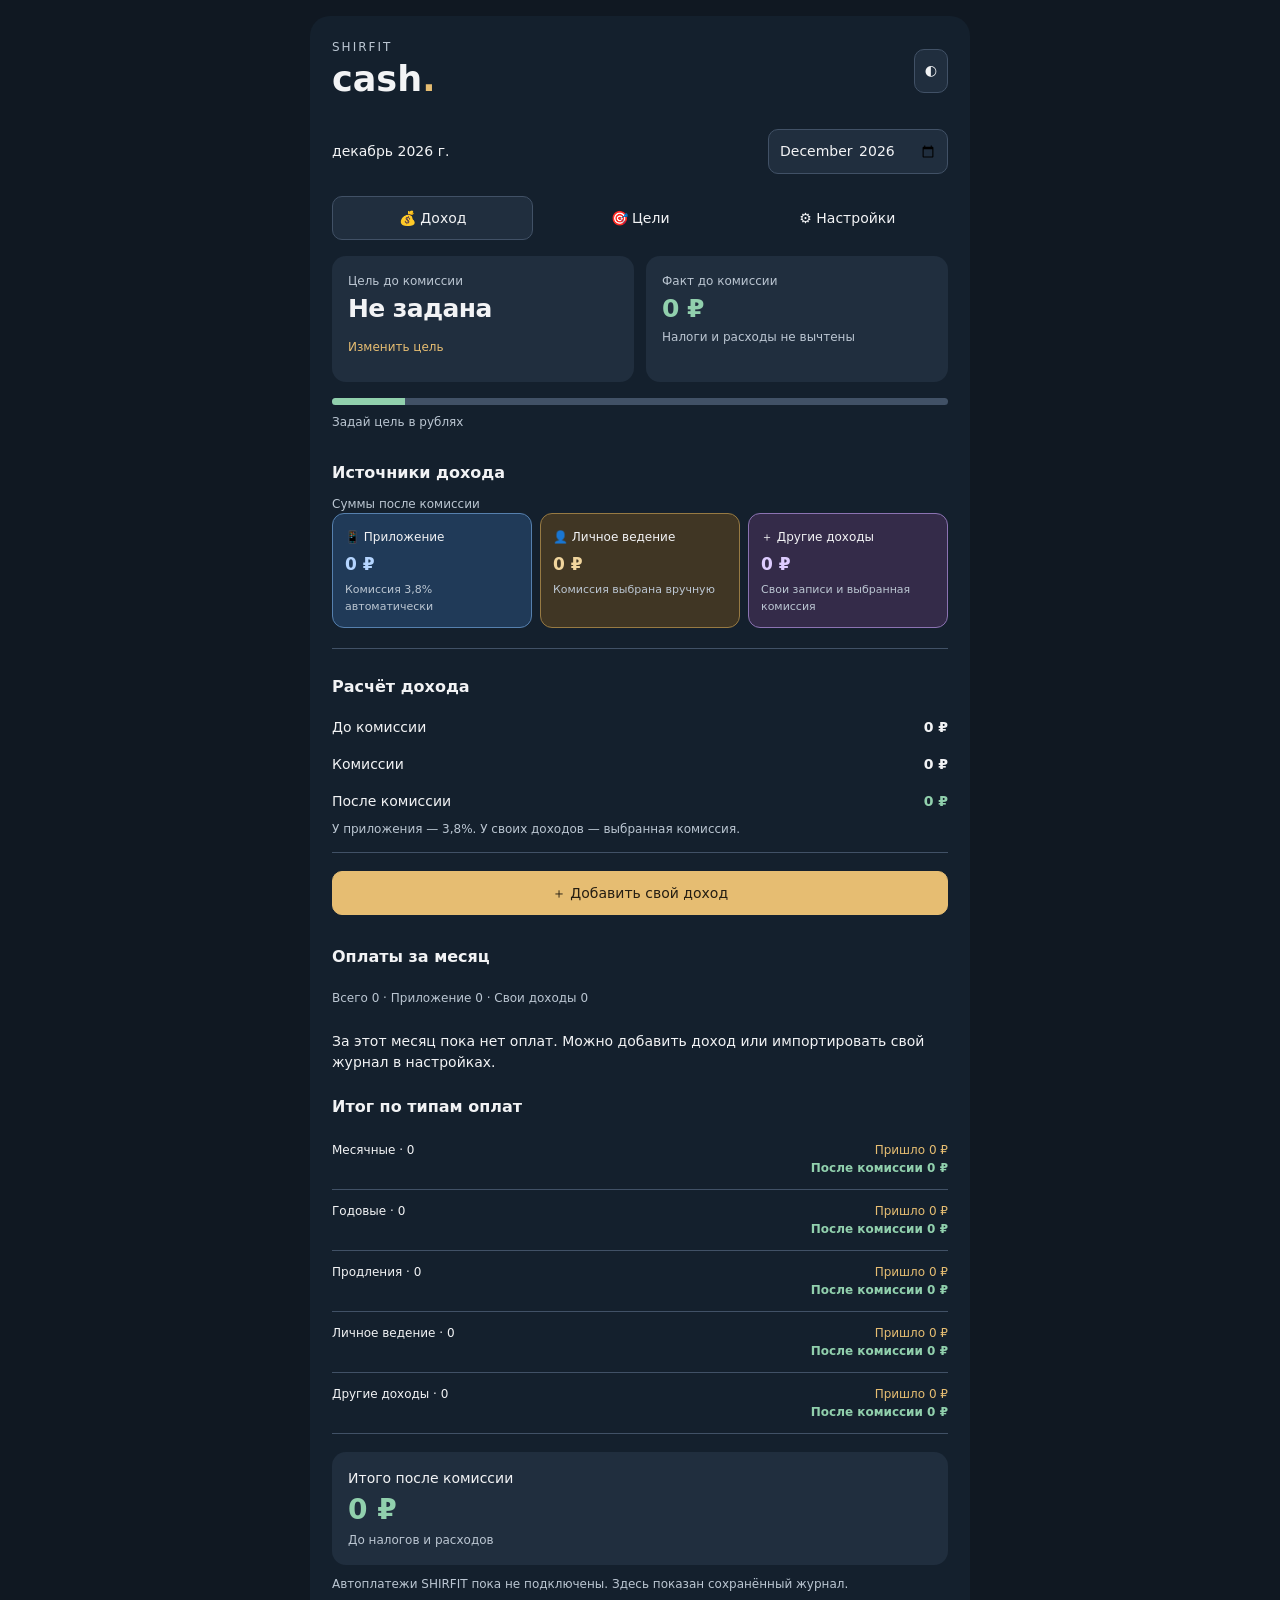
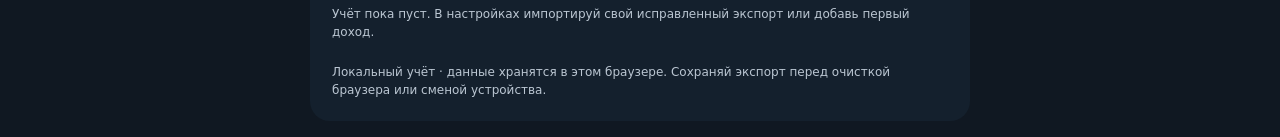
<file: cash-next-20261022.html>
<!doctype html><html lang="ru"><meta charset="utf-8"><meta name="viewport" content="width=device-width,initial-scale=1"><meta http-equiv="refresh" content="0;url=./"><title>Cash</title><p><a href="./">Открыть актуальный Cash</a></p></html>
</file>
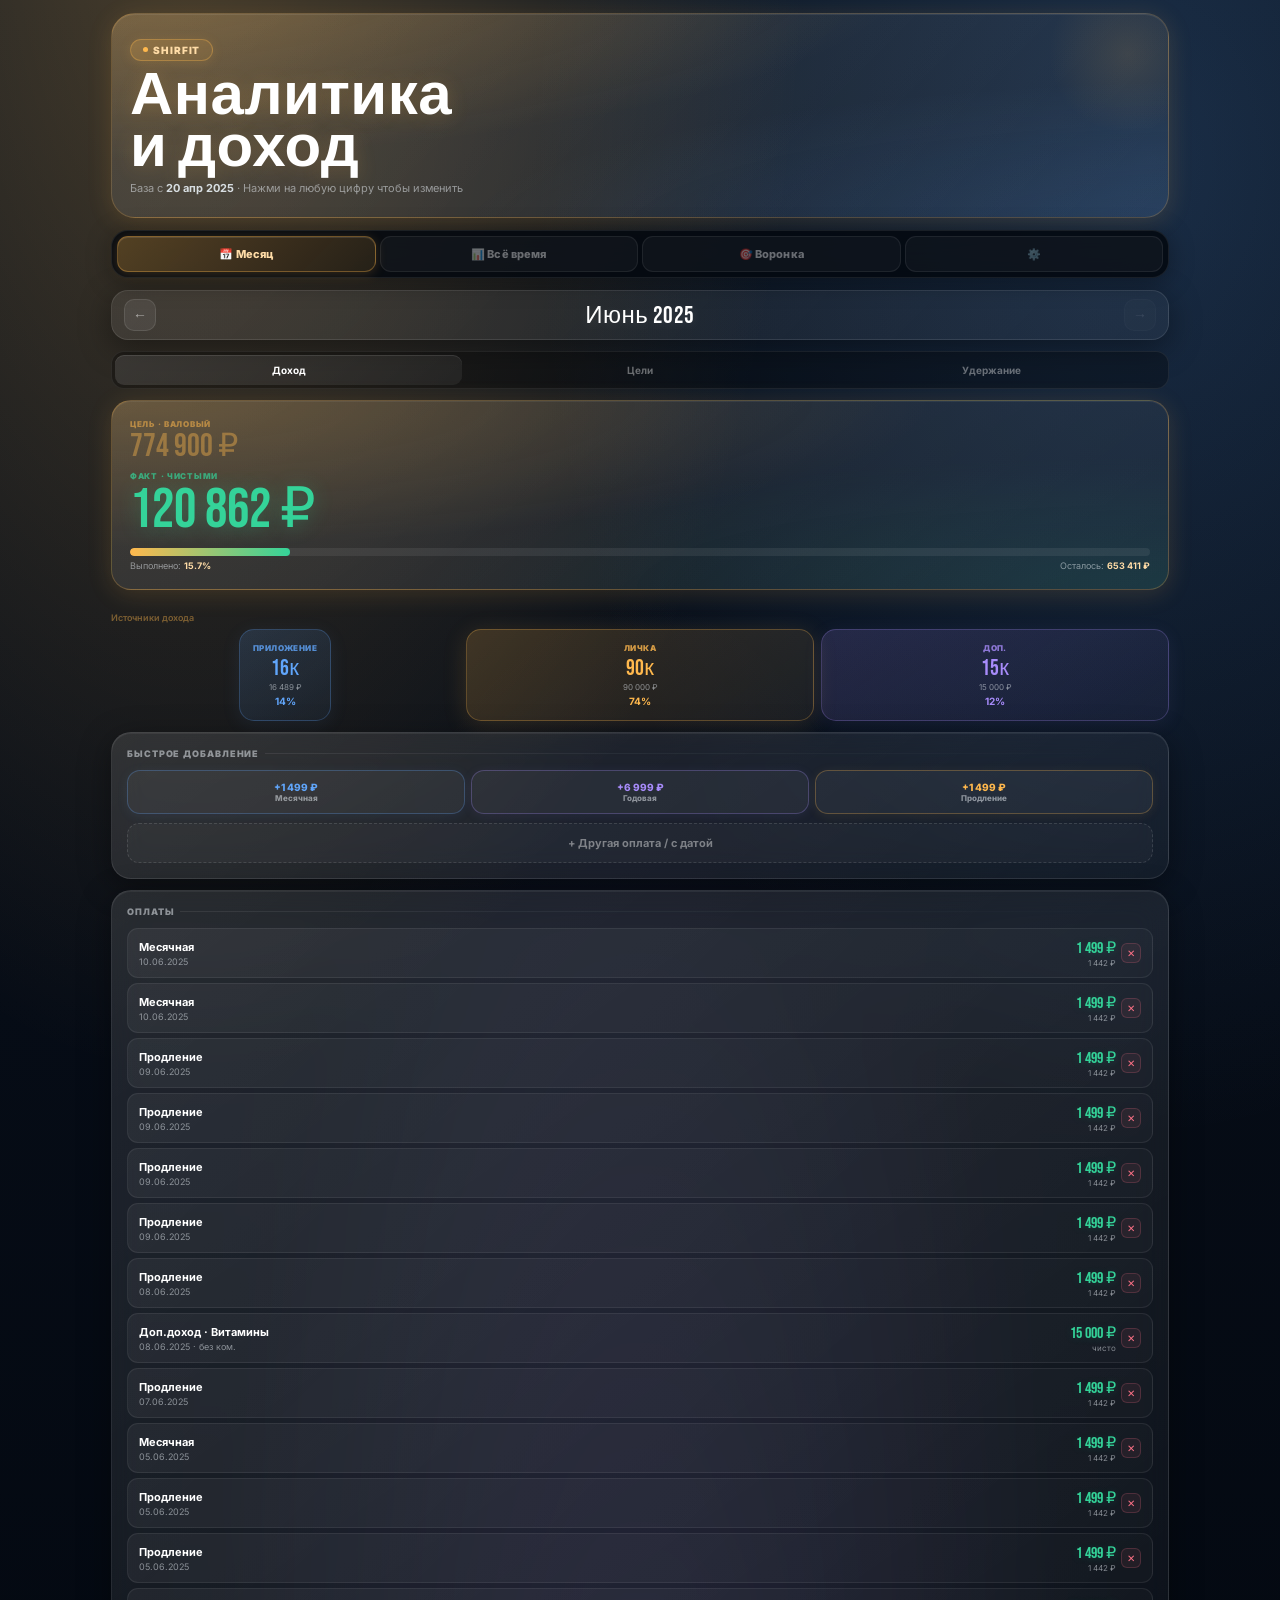
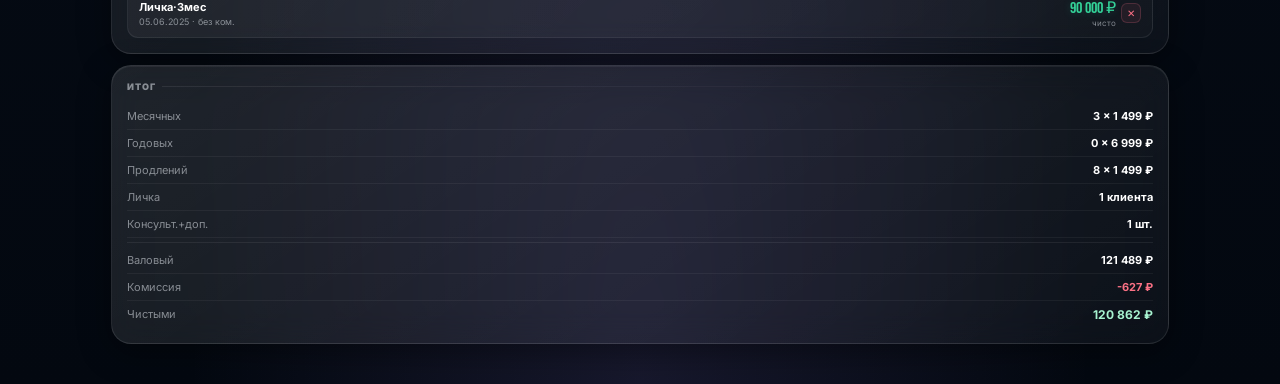
<file: shirfit_dashboard (1).html>
<!doctype html>
<html lang="ru">
<head>
<meta charset="utf-8">
<meta name="viewport" content="width=device-width,initial-scale=1,maximum-scale=1">
<title>SHIRFIT</title>
<style>
@import url('https://fonts.googleapis.com/css2?family=Bebas+Neue&family=Inter:wght@400;500;600;700;800;900&display=swap');
*{box-sizing:border-box;margin:0;padding:0}
:root{
  --gold:#ffb84d;--gs:#ffdca7;--gd:rgba(255,184,77,.18);--gb:rgba(255,184,77,.32);
  --green:#34d399;--grs:#a7f3d0;--grd:rgba(52,211,153,.13);--grb:rgba(52,211,153,.28);
  --blue:#60a5fa;--bd:rgba(96,165,250,.14);
  --purple:#a78bfa;--pd:rgba(167,139,250,.14);
  --red:#fb7185;--rd:rgba(251,113,133,.13);
  --orange:#fb923c;
  --muted:rgba(235,242,248,.52);--quiet:rgba(235,242,248,.26);
  --glass:linear-gradient(145deg,rgba(255,255,255,.11),rgba(255,255,255,.04));
  --gb2:rgba(255,255,255,.10);
  --shadow:0 8px 32px rgba(0,0,0,.4);
  --shadow-gold:0 4px 24px rgba(255,184,77,.15);
  --shadow-green:0 4px 24px rgba(52,211,153,.12);
}
html,body{min-height:100%;-webkit-tap-highlight-color:transparent}
body{
  background:
    radial-gradient(ellipse at 15% -5%,rgba(255,184,77,.25) 0%,transparent 40%),
    radial-gradient(ellipse at 90% 8%,rgba(96,165,250,.18) 0%,transparent 38%),
    radial-gradient(ellipse at 50% 100%,rgba(167,139,250,.12) 0%,transparent 50%),
    linear-gradient(180deg,#0b1420 0%,#060c16 50%,#030810 100%);
  color:#f1f5f9;font-family:Inter,system-ui,sans-serif;padding-bottom:40px
}
.app{max-width:1080px;margin:0 auto;padding:13px 11px 0}

/* ── HERO ── */
.hero{
  padding:22px 18px;
  background:
    radial-gradient(ellipse at -10% -20%,rgba(255,184,77,.28) 0%,transparent 55%),
    radial-gradient(ellipse at 110% 110%,rgba(96,165,250,.14) 0%,transparent 50%),
    linear-gradient(135deg,rgba(255,255,255,.11),rgba(255,255,255,.04));
  border:1px solid rgba(255,184,77,.22);
  border-radius:24px;
  margin-bottom:12px;
  position:relative;overflow:hidden;
  box-shadow:var(--shadow-gold),inset 0 1px 0 rgba(255,255,255,.08);
  animation:fadeUp .4s ease;
}
.hero::after{
  content:"";position:absolute;top:-40px;right:-40px;
  width:160px;height:160px;
  background:radial-gradient(circle,rgba(255,184,77,.12),transparent 70%);
  pointer-events:none;
}
@keyframes fadeUp{from{opacity:0;transform:translateY(10px)}to{opacity:1;transform:translateY(0)}}
@keyframes fadeIn{from{opacity:0}to{opacity:1}}

.badge{
  display:inline-flex;align-items:center;gap:5px;
  background:linear-gradient(135deg,rgba(255,184,77,.22),rgba(255,184,77,.10));
  color:var(--gs);border:1px solid var(--gb);
  border-radius:999px;padding:4px 12px;
  font-size:10px;font-weight:900;letter-spacing:.09em;text-transform:uppercase;
  margin-bottom:9px;
  box-shadow:0 2px 12px rgba(255,184,77,.15);
}
.badge::before{content:"";width:5px;height:5px;border-radius:50%;background:var(--gold);animation:blink 2s infinite}
@keyframes blink{0%,100%{opacity:1}50%{opacity:.3}}
.hero h1{
  font-family:"Bebas Neue",sans-serif;
  font-size:clamp(38px,6vw,60px);
  line-height:.88;color:#fff;margin-bottom:6px;
  text-shadow:0 2px 20px rgba(255,184,77,.2);
  letter-spacing:.5px;
}
.hero-sub{font-size:11px;color:var(--muted)}
.hero-sub b{color:rgba(235,242,248,.88)}

/* ── ALERT ── */
.alert{display:none;align-items:center;gap:8px;padding:9px 13px;border-radius:12px;margin-bottom:12px;font-size:11px;font-weight:700}
.alert.w{background:rgba(251,146,60,.13);border:1px solid rgba(251,146,60,.28);color:#fed7aa;display:flex}
.alert.d{background:var(--rd);border:1px solid rgba(251,113,133,.28);color:#fecdd3;display:flex}

/* ── MAIN NAV ── */
.main-nav{
  display:flex;gap:4px;padding:5px;
  background:rgba(3,8,15,.85);
  border:1px solid rgba(255,255,255,.08);
  border-radius:17px;
  backdrop-filter:blur(24px);
  -webkit-backdrop-filter:blur(24px);
  position:sticky;top:7px;z-index:100;margin-bottom:12px;
  box-shadow:0 4px 24px rgba(0,0,0,.35);
}
.nb{
  flex:1;height:36px;border-radius:11px;
  border:1px solid rgba(255,255,255,.07);
  background:rgba(255,255,255,.04);
  color:rgba(255,255,255,.38);
  font-family:Inter,sans-serif;font-size:11px;font-weight:800;
  cursor:pointer;transition:.2s;letter-spacing:.01em;
}
.nb:hover{background:rgba(255,255,255,.08);color:rgba(255,255,255,.65)}
.nb.on{
  background:linear-gradient(135deg,rgba(255,184,77,.3),rgba(255,184,77,.12));
  color:var(--gs);border-color:var(--gb);
  box-shadow:0 2px 12px rgba(255,184,77,.18),inset 0 1px 0 rgba(255,255,255,.1);
}

/* ── VIEWS ── */
.view{display:none;gap:11px;flex-direction:column}
.view.on{display:flex}

/* ── MONTH NAV ── */
.mnav{
  display:flex;align-items:center;gap:8px;
  background:linear-gradient(135deg,rgba(255,255,255,.08),rgba(255,255,255,.04));
  border:1px solid rgba(255,255,255,.10);
  border-radius:17px;padding:8px 12px;
  box-shadow:var(--shadow);
}
.marr{
  width:32px;height:32px;border-radius:10px;
  border:1px solid rgba(255,255,255,.10);
  background:rgba(255,255,255,.07);
  color:rgba(255,255,255,.55);font-size:14px;cursor:pointer;
  display:flex;align-items:center;justify-content:center;
  transition:.15s;flex-shrink:0;
}
.marr:hover{background:rgba(255,255,255,.14);color:#fff;transform:scale(1.05)}
.marr:disabled{opacity:.2;cursor:default;transform:none}
.mtitle{
  font-family:"Bebas Neue",sans-serif;font-size:24px;color:#fff;
  letter-spacing:.5px;text-align:center;flex:1;
  text-shadow:0 2px 12px rgba(255,255,255,.1);
}

/* ── SUB TABS ── */
.stabs{
  display:flex;gap:4px;
  background:rgba(0,0,0,.3);
  border:1px solid rgba(255,255,255,.07);
  border-radius:13px;padding:3px;
}
.st{
  flex:1;height:30px;border-radius:9px;border:none;
  background:transparent;color:rgba(255,255,255,.38);
  font-family:Inter,sans-serif;font-size:10px;font-weight:700;
  cursor:pointer;transition:.15s;
}
.st:hover{color:rgba(255,255,255,.65)}
.st.on{
  background:linear-gradient(135deg,rgba(255,255,255,.12),rgba(255,255,255,.06));
  color:#fff;
  box-shadow:inset 0 1px 0 rgba(255,255,255,.1);
}

/* ── CARDS ── */
.card{
  background:var(--glass);
  border:1px solid var(--gb2);
  border-radius:20px;padding:15px;
  backdrop-filter:blur(16px);
  -webkit-backdrop-filter:blur(16px);
  box-shadow:var(--shadow),inset 0 1px 0 rgba(255,255,255,.06);
  animation:fadeIn .3s ease;
}
.ct{
  font-size:9px;font-weight:900;text-transform:uppercase;letter-spacing:.10em;
  color:var(--muted);margin-bottom:11px;
  display:flex;align-items:center;gap:6px;
}
.ct::after{content:"";flex:1;height:1px;background:linear-gradient(90deg,rgba(255,255,255,.08),transparent)}

/* ── INLINE EDIT ── */
.num{cursor:pointer;border-radius:5px;padding:1px 4px;margin:-1px -4px;transition:background .12s;display:inline-block}
.num:hover{background:rgba(255,255,255,.09)}
.num:hover::after{content:" ✏️";font-size:9px;opacity:.5}
.num.ed{background:rgba(255,184,77,.12)!important;outline:1px solid rgba(255,184,77,.35)!important;border-radius:5px}
.num.ed::after{display:none}
.num input{background:transparent;border:none;outline:none;color:inherit;font-family:inherit;font-size:inherit;font-weight:inherit;padding:0;text-align:center;-moz-appearance:textfield;width:4ch}
.num input::-webkit-outer-spin-button,.num input::-webkit-inner-spin-button{-webkit-appearance:none}

/* ── QUICK ADD ── */
.qa{display:grid;grid-template-columns:repeat(3,1fr);gap:6px;margin-bottom:9px}
.qab{
  height:44px;border-radius:13px;
  border:1px solid rgba(255,255,255,.09);
  background:rgba(255,255,255,.05);
  color:rgba(255,255,255,.7);
  font-family:Inter,sans-serif;font-size:10px;font-weight:800;
  cursor:pointer;transition:.18s;
  display:flex;flex-direction:column;align-items:center;justify-content:center;gap:1px;
  line-height:1.2;
}
.qab:hover{background:rgba(255,255,255,.10);transform:translateY(-2px);box-shadow:0 4px 16px rgba(0,0,0,.3)}
.qab:active{transform:scale(.97)}
.qab span{font-size:8px;color:var(--muted)}
.qab.m{border-color:rgba(96,165,250,.28);color:var(--blue);box-shadow:0 2px 12px rgba(96,165,250,.08)}
.qab.a{border-color:rgba(167,139,250,.28);color:var(--purple);box-shadow:0 2px 12px rgba(167,139,250,.08)}
.qab.r{border-color:rgba(255,184,77,.28);color:var(--gold);box-shadow:0 2px 12px rgba(255,184,77,.08)}

/* ── METRICS ── */
.mg{display:grid;grid-template-columns:repeat(4,1fr);gap:7px}
.mg3{display:grid;grid-template-columns:repeat(3,1fr);gap:7px}
.mc{
  background:linear-gradient(145deg,rgba(255,255,255,.07),rgba(255,255,255,.03));
  border:1px solid rgba(255,255,255,.08);
  border-radius:15px;padding:12px;
  box-shadow:var(--shadow);
  transition:.2s;
}
.mc:hover{border-color:rgba(255,255,255,.14);transform:translateY(-1px)}
.ml{font-size:8px;color:var(--muted);font-weight:700;text-transform:uppercase;letter-spacing:.06em}
.mv{font-family:"Bebas Neue",sans-serif;font-size:32px;color:#fff;line-height:1;margin-top:4px}
.ms{font-size:9px;color:var(--muted);margin-top:2px}

/* ── INCOME SPLIT ── */
.isplit{display:grid;grid-template-columns:1fr 1fr 1fr;gap:7px}
.isc{border-radius:15px;padding:13px;text-align:center;transition:.2s;box-shadow:var(--shadow)}
.isc:hover{transform:translateY(-2px)}
.isc.app{
  background:linear-gradient(145deg,rgba(96,165,250,.16),rgba(96,165,250,.06));
  border:1px solid rgba(96,165,250,.25);
  box-shadow:0 4px 20px rgba(96,165,250,.08);
}
.isc.coa{
  background:linear-gradient(145deg,rgba(255,184,77,.18),rgba(255,184,77,.07));
  border:1px solid rgba(255,184,77,.28);
  box-shadow:var(--shadow-gold);
}
.isc.ext{
  background:linear-gradient(145deg,rgba(167,139,250,.16),rgba(167,139,250,.06));
  border:1px solid rgba(167,139,250,.25);
  box-shadow:0 4px 20px rgba(167,139,250,.08);
}
.isl{font-size:8px;font-weight:900;text-transform:uppercase;letter-spacing:.06em;margin-bottom:5px}
.isc.app .isl{color:rgba(96,165,250,.8)}
.isc.coa .isl{color:rgba(255,184,77,.8)}
.isc.ext .isl{color:rgba(167,139,250,.8)}
.isv{font-family:"Bebas Neue",sans-serif;font-size:22px;line-height:1}
.isc.app .isv{color:var(--blue)}
.isc.coa .isv{color:var(--gold)}
.isc.ext .isv{color:var(--purple)}
.iss{font-size:8px;color:var(--muted);margin-top:2px}
.isp{font-size:10px;font-weight:700;margin-top:3px}

/* ── MONTH HERO ── */
.mhero{
  background:
    radial-gradient(ellipse at 0% 0%,rgba(255,184,77,.2),transparent 55%),
    radial-gradient(ellipse at 100% 100%,rgba(52,211,153,.1),transparent 50%),
    var(--glass);
  border:1px solid rgba(255,184,77,.25);
  border-radius:20px;padding:18px;
  box-shadow:var(--shadow-gold),inset 0 1px 0 rgba(255,255,255,.06);
}
.mhl{font-size:8px;font-weight:900;text-transform:uppercase;letter-spacing:.09em;color:rgba(255,184,77,.55);margin-bottom:2px}
.mhp{font-family:"Bebas Neue",sans-serif;font-size:clamp(20px,3vw,32px);color:rgba(255,184,77,.4);line-height:1;margin-bottom:8px}
.mhfl{font-size:8px;font-weight:900;text-transform:uppercase;letter-spacing:.09em;color:rgba(52,211,153,.7);margin-bottom:2px}
.mhf{
  font-family:"Bebas Neue",sans-serif;
  font-size:clamp(36px,6vw,56px);
  color:var(--green);line-height:1;margin-bottom:9px;
  text-shadow:0 2px 20px rgba(52,211,153,.3);
}
.mhbar{height:8px;background:rgba(255,255,255,.07);border-radius:999px;overflow:hidden;margin-bottom:4px}
.mhfill{
  height:100%;border-radius:999px;
  background:linear-gradient(90deg,var(--gold),#34d399);
  transition:width .6s cubic-bezier(.4,0,.2,1);
  position:relative;overflow:hidden;
}
.mhfill::after{
  content:"";position:absolute;top:0;left:-100%;width:60%;height:100%;
  background:linear-gradient(90deg,transparent,rgba(255,255,255,.3),transparent);
  animation:shimmer 2s infinite;
}
@keyframes shimmer{to{left:200%}}
.mhmeta{display:flex;justify-content:space-between;font-size:9px;color:var(--muted)}
.mhmeta b{color:var(--gs)}

/* ── COUNTDOWN ── */
.cdwrap{display:flex;align-items:center;gap:12px;padding:12px 14px;border-radius:15px;box-shadow:var(--shadow)}
.cdwrap.urg{background:linear-gradient(135deg,rgba(251,113,133,.1),rgba(251,113,133,.04));border:1px solid rgba(251,113,133,.2)}
.cdwrap.nor{background:linear-gradient(135deg,rgba(255,184,77,.09),rgba(255,184,77,.04));border:1px solid rgba(255,184,77,.2)}
.cdwrap.ok{background:linear-gradient(135deg,rgba(52,211,153,.1),rgba(52,211,153,.04));border:1px solid rgba(52,211,153,.22)}
.cdring{position:relative;width:52px;height:52px;flex-shrink:0}
.cdring svg{transform:rotate(-90deg)}
.cdnum{position:absolute;top:50%;left:50%;transform:translate(-50%,-50%);font-family:"Bebas Neue",sans-serif;font-size:18px;line-height:1}
.cdtext{flex:1}
.cdlbl{font-size:8px;font-weight:900;text-transform:uppercase;letter-spacing:.07em;margin-bottom:1px}
.cddays{font-family:"Bebas Neue",sans-serif;font-size:24px;line-height:1}
.cdsub{font-size:9px;color:var(--muted);margin-top:1px}

/* ── GOAL CARDS ── */
.ggrid{display:grid;grid-template-columns:repeat(3,1fr);gap:7px}
.gc{
  background:linear-gradient(145deg,rgba(255,255,255,.07),rgba(255,255,255,.03));
  border:1px solid rgba(255,255,255,.08);
  border-radius:15px;padding:12px;
  box-shadow:var(--shadow);transition:.2s;
}
.gc:hover{border-color:rgba(255,255,255,.14);transform:translateY(-1px)}
.gch{display:flex;justify-content:space-between;margin-bottom:4px;align-items:baseline}
.gch b{font-size:10px;font-weight:700}
.gch span{font-size:9px;color:var(--muted)}
.gcn{font-family:"Bebas Neue",sans-serif;font-size:26px;line-height:1;margin-bottom:2px}
.gcp{font-size:9px;color:var(--muted);margin-bottom:2px}
.gcf{font-size:9px;font-weight:700;margin-bottom:6px}
.gcbar{height:4px;background:rgba(255,255,255,.07);border-radius:999px;overflow:hidden}
.gcfill{height:100%;border-radius:999px;transition:width .6s cubic-bezier(.4,0,.2,1);position:relative;overflow:hidden}
.gcfill::after{content:"";position:absolute;top:0;left:-100%;width:60%;height:100%;background:linear-gradient(90deg,transparent,rgba(255,255,255,.35),transparent);animation:shimmer 2.5s infinite}

/* ── ACTIVE ZONE ── */
.azcard{border-radius:20px;padding:16px;box-shadow:var(--shadow)}
.azcard.red{background:radial-gradient(ellipse at 0 0,rgba(251,113,133,.18),transparent 60%),var(--glass);border:1px solid rgba(251,113,133,.22);box-shadow:0 8px 32px rgba(251,113,133,.1)}
.azcard.orange{background:radial-gradient(ellipse at 0 0,rgba(251,146,60,.18),transparent 60%),var(--glass);border:1px solid rgba(251,146,60,.24);box-shadow:0 8px 32px rgba(251,146,60,.1)}
.azcard.green{background:radial-gradient(ellipse at 0 0,rgba(52,211,153,.18),transparent 60%),var(--glass);border:1px solid rgba(52,211,153,.28);box-shadow:var(--shadow-green)}
.zbadge{display:inline-flex;align-items:center;gap:4px;border-radius:999px;padding:3px 10px;font-size:8px;font-weight:900;text-transform:uppercase;letter-spacing:.07em;margin-bottom:8px}
.red .zbadge{background:rgba(251,113,133,.15);color:#fecdd3;border:1px solid rgba(251,113,133,.25)}
.orange .zbadge{background:rgba(251,146,60,.14);color:#fed7aa;border:1px solid rgba(251,146,60,.25)}
.green .zbadge{background:rgba(52,211,153,.13);color:var(--grs);border:1px solid rgba(52,211,153,.28)}
.zbadge::before{content:"";width:4px;height:4px;border-radius:50%;background:currentColor;animation:blink 2s infinite}
.azrow{display:flex;align-items:flex-end;justify-content:space-between;gap:8px}
.azbig{font-family:"Bebas Neue",sans-serif;font-size:58px;line-height:.9}
.red .azbig{color:var(--red);text-shadow:0 2px 20px rgba(251,113,133,.3)}
.orange .azbig{color:var(--orange);text-shadow:0 2px 20px rgba(251,146,60,.3)}
.green .azbig{color:var(--green);text-shadow:0 2px 20px rgba(52,211,153,.3)}
.azof{font-family:"Bebas Neue",sans-serif;font-size:22px;color:var(--muted);line-height:1;margin-bottom:2px}
.azmeta{font-size:10px;color:var(--muted);line-height:1.7;text-align:right}
.azmeta b{color:rgba(235,242,248,.88)}
.azbar{height:9px;background:rgba(255,255,255,.07);border-radius:999px;overflow:hidden;margin-top:9px;border:1px solid rgba(255,255,255,.04)}
.azfill{height:100%;border-radius:999px;transition:width .6s cubic-bezier(.4,0,.2,1);position:relative;overflow:hidden}
.red .azfill{background:linear-gradient(90deg,#fb7185,#f43f5e)}
.orange .azfill{background:linear-gradient(90deg,var(--orange),var(--gold))}
.green .azfill{background:linear-gradient(90deg,var(--gold),var(--green))}
.azfill::after{content:"";position:absolute;top:0;left:-100%;width:60%;height:100%;background:linear-gradient(90deg,transparent,rgba(255,255,255,.3),transparent);animation:shimmer 2s infinite}
.zlabels{display:flex;justify-content:space-between;font-size:8px;color:var(--quiet);margin-top:3px}

/* ── GOAL SUM CARD ── */
.goal-sum-grid{display:grid;grid-template-columns:1fr 1fr 1fr;gap:7px;margin-bottom:10px}
.gsm{border-radius:13px;padding:11px;text-align:center;box-shadow:var(--shadow)}
.gsm.plan{background:linear-gradient(145deg,rgba(255,184,77,.16),rgba(255,184,77,.06));border:1px solid rgba(255,184,77,.24)}
.gsm.fact{background:linear-gradient(145deg,rgba(52,211,153,.13),rgba(52,211,153,.05));border:1px solid rgba(52,211,153,.22)}
.gsm.done{background:linear-gradient(145deg,rgba(255,255,255,.07),rgba(255,255,255,.03));border:1px solid rgba(255,255,255,.10)}
.gsml{font-size:8px;font-weight:900;text-transform:uppercase;letter-spacing:.06em;margin-bottom:3px}
.gsm.plan .gsml{color:rgba(255,184,77,.65)}
.gsm.fact .gsml{color:rgba(52,211,153,.65)}
.gsm.done .gsml{color:var(--muted)}
.gsmv{font-family:"Bebas Neue",sans-serif;font-size:20px;line-height:1}
.gsm.plan .gsmv{color:var(--gold)}
.gsm.fact .gsmv{color:var(--green)}

/* ── LTV / AVG CHECK ── */
.ltv{
  background:linear-gradient(145deg,rgba(96,165,250,.13),rgba(96,165,250,.05));
  border:1px solid rgba(96,165,250,.2);
  border-radius:16px;padding:14px;text-align:center;
  box-shadow:0 4px 20px rgba(96,165,250,.07);
}
.ltvl{font-size:8px;font-weight:900;text-transform:uppercase;letter-spacing:.09em;color:rgba(96,165,250,.7);margin-bottom:5px}
.ltvv{font-family:"Bebas Neue",sans-serif;font-size:34px;color:var(--blue);line-height:1;margin-bottom:2px;text-shadow:0 2px 16px rgba(96,165,250,.25)}
.ltvs{font-size:9px;color:var(--muted)}

/* ── TX LIST ── */
.txlist{display:flex;flex-direction:column;gap:5px}
.txi{
  display:flex;justify-content:space-between;align-items:center;
  padding:9px 11px;
  background:linear-gradient(135deg,rgba(255,255,255,.055),rgba(255,255,255,.025));
  border:1px solid rgba(255,255,255,.07);
  border-radius:11px;gap:6px;
  transition:.15s;
}
.txi:hover{border-color:rgba(255,255,255,.12);background:rgba(255,255,255,.06)}
.txl{display:flex;flex-direction:column;gap:2px;flex:1;min-width:0}
.txtype{font-size:11px;font-weight:700;color:#fff;white-space:nowrap;overflow:hidden;text-overflow:ellipsis}
.txdate{font-size:9px;color:var(--muted)}
.txr{display:flex;align-items:center;gap:5px;flex-shrink:0}
.txamt{font-family:"Bebas Neue",sans-serif;font-size:16px;color:var(--green);text-shadow:0 1px 8px rgba(52,211,153,.2)}
.txnet{font-size:8px;color:var(--muted)}
.txdel{width:20px;height:20px;border-radius:6px;border:1px solid rgba(251,113,133,.2);background:rgba(251,113,133,.07);color:var(--red);font-size:10px;cursor:pointer;display:flex;align-items:center;justify-content:center;transition:.15s;flex-shrink:0}
.txdel:hover{background:rgba(251,113,133,.2);transform:scale(1.1)}

/* ── ROWS ── */
.row{display:flex;justify-content:space-between;font-size:11px;padding:6px 0;border-bottom:1px solid rgba(255,255,255,.05);gap:8px}
.row:last-child{border-bottom:none}
.row span{color:var(--muted)}
.row strong{color:#fff;font-weight:700;text-align:right}
.row.tot strong{color:var(--gs);font-size:12px}
.row.net strong{color:var(--grs);font-size:12px}
.row.los strong{color:var(--red)}

/* ── RETENTION ── */
.fc{background:radial-gradient(ellipse at 0 0,rgba(52,211,153,.1),transparent 55%),var(--glass);border:1px solid rgba(52,211,153,.22);border-radius:16px;padding:13px;box-shadow:var(--shadow-green)}
.fcl{font-size:8px;font-weight:900;text-transform:uppercase;letter-spacing:.09em;color:rgba(52,211,153,.7);margin-bottom:7px}
.fcrow{display:flex;justify-content:space-between;font-size:11px;padding:4px 0;border-bottom:1px solid rgba(255,255,255,.05)}
.fcrow:last-child{border-bottom:none}
.fcrow span{color:var(--muted)}
.fcrow strong{color:#fff;font-weight:700}

/* ── ADD BTN ── */
.addbtn{
  display:flex;align-items:center;justify-content:center;gap:6px;
  width:100%;height:40px;border-radius:12px;
  border:1px dashed rgba(255,255,255,.13);
  background:rgba(255,255,255,.03);
  color:rgba(255,255,255,.42);
  font-family:Inter,sans-serif;font-size:11px;font-weight:700;
  cursor:pointer;transition:.18s;
}
.addbtn:hover{background:rgba(255,255,255,.07);color:#fff;border-color:rgba(255,255,255,.22);transform:translateY(-1px)}

/* ── COUNTDOWN ── */
.cdwrap.urg .cdwrap,.cdwrap.nor .cdwrap,.cdwrap.ok .cdwrap{}

/* ── DATE RANGE ── */
.drange{display:flex;align-items:center;gap:5px;padding:7px 10px;background:rgba(255,255,255,.05);border:1px solid rgba(255,255,255,.09);border-radius:11px;flex-wrap:wrap}
.drange label{font-size:9px;font-weight:700;color:var(--muted);text-transform:uppercase;letter-spacing:.06em}
.drange input[type=date]{height:28px;border-radius:8px;border:1px solid rgba(255,255,255,.10);background:rgba(255,255,255,.07);color:#fff;font-family:Inter,sans-serif;font-size:10px;font-weight:600;padding:0 6px;outline:none;-webkit-appearance:none;min-width:110px}
.drange input[type=date]:focus{border-color:rgba(255,184,77,.35)}
.drbtn{height:28px;padding:0 10px;border-radius:8px;border:1px solid var(--gb);background:var(--gd);color:var(--gs);font-family:Inter,sans-serif;font-size:10px;font-weight:700;cursor:pointer;transition:.15s}
.drbtn:hover{background:rgba(255,184,77,.25)}

/* ── CHART ── */
.cbars{display:flex;align-items:flex-end;gap:5px;height:60px;padding:0 1px}
.cbw{flex:1;display:flex;flex-direction:column;align-items:center;gap:2px}
.cb{width:100%;border-radius:4px 4px 0 0;min-height:2px;transition:height .6s cubic-bezier(.4,0,.2,1)}
.cblbl{font-size:7px;color:var(--muted);font-weight:700;text-align:center}
.cbval{font-size:7px;color:var(--quiet);font-weight:700}

/* ── GRID ── */
.g2{display:grid;grid-template-columns:1fr 1fr;gap:9px}
.g3{display:grid;grid-template-columns:repeat(3,1fr);gap:7px}

/* ── MODAL ── */
.mo{position:fixed;inset:0;background:rgba(0,0,0,.8);z-index:200;display:none;align-items:flex-end;justify-content:center;backdrop-filter:blur(6px);-webkit-backdrop-filter:blur(6px)}
.mo.on{display:flex}
.md{
  background:linear-gradient(180deg,#0f1e30,#070d18);
  border:1px solid rgba(255,255,255,.10);
  border-bottom:none;
  border-radius:22px 22px 0 0;
  padding:18px 16px 28px;
  width:100%;max-width:500px;
  animation:sup .22s cubic-bezier(.4,0,.2,1);
  position:relative;
  box-shadow:0 -8px 40px rgba(0,0,0,.5);
}
@keyframes sup{from{transform:translateY(100%)}to{transform:translateY(0)}}
.mdh{width:32px;height:3px;border-radius:999px;background:rgba(255,255,255,.15);margin:0 auto 14px}
.mdt{font-family:"Bebas Neue",sans-serif;font-size:22px;color:#fff;margin-bottom:13px;letter-spacing:.5px}
.mdc{position:absolute;top:16px;right:14px;width:26px;height:26px;border-radius:8px;border:1px solid rgba(255,255,255,.10);background:rgba(255,255,255,.06);color:var(--muted);font-size:13px;cursor:pointer;display:flex;align-items:center;justify-content:center;transition:.15s}
.mdc:hover{background:rgba(255,255,255,.12);color:#fff}
.fi{margin-bottom:10px}
.fi label{display:block;font-size:9px;font-weight:700;text-transform:uppercase;letter-spacing:.07em;color:var(--muted);margin-bottom:4px}
.fi input,.fi select{width:100%;height:40px;border-radius:11px;border:1px solid rgba(255,255,255,.10);background:rgba(255,255,255,.06);color:#fff;font-family:Inter,sans-serif;font-size:12px;font-weight:600;padding:0 10px;outline:none;-webkit-appearance:none;transition:.15s}
.fi input:focus,.fi select:focus{border-color:rgba(255,184,77,.4);background:rgba(255,255,255,.09)}
.fi select option{background:#0f1e30;color:#fff}
.cbrow{display:flex;align-items:center;gap:7px;padding:8px 11px;background:rgba(255,255,255,.05);border:1px solid rgba(255,255,255,.08);border-radius:11px;cursor:pointer;margin-bottom:10px}
.cbrow input[type=checkbox]{width:14px;height:14px;accent-color:var(--green);cursor:pointer}
.cbrow span{font-size:11px;font-weight:600;color:rgba(235,242,248,.8)}
.mbtn{
  width:100%;height:44px;border-radius:13px;border:none;
  background:linear-gradient(135deg,#ffb84d,rgba(255,184,77,.65));
  color:#0a1520;font-family:Inter,sans-serif;font-size:13px;font-weight:900;
  cursor:pointer;transition:.18s;letter-spacing:.02em;
  box-shadow:0 4px 20px rgba(255,184,77,.2);
}
.mbtn:hover{background:linear-gradient(135deg,#ffc566,#ffb84d);transform:translateY(-1px);box-shadow:0 6px 24px rgba(255,184,77,.3)}
.mbtn.danger{background:linear-gradient(135deg,rgba(251,113,133,.9),rgba(244,63,94,.7));color:#fff;box-shadow:0 4px 20px rgba(251,113,133,.2)}
.gform{display:flex;flex-direction:column;gap:8px}
.gfr{display:grid;grid-template-columns:1fr auto;gap:6px;align-items:center}
.gflbl{font-size:10px;color:var(--muted);font-weight:600}
.gfinp{width:90px;height:32px;border-radius:9px;border:1px solid rgba(255,255,255,.10);background:rgba(255,255,255,.06);color:#fff;font-family:Inter,sans-serif;font-size:12px;font-weight:700;padding:0 7px;outline:none;text-align:right}
.gfinp:focus{border-color:rgba(255,184,77,.35)}

/* ── TOAST ── */
.toast{
  position:fixed;bottom:20px;left:50%;transform:translateX(-50%);
  background:linear-gradient(135deg,rgba(52,211,153,.16),rgba(52,211,153,.08));
  border:1px solid rgba(52,211,153,.28);
  color:var(--grs);border-radius:11px;padding:8px 18px;
  font-size:11px;font-weight:700;z-index:300;
  opacity:0;transition:opacity .25s;pointer-events:none;white-space:nowrap;
  box-shadow:0 4px 20px rgba(52,211,153,.1);
}
.toast.on{opacity:1}

.hint{font-size:9px;color:rgba(255,184,77,.42);font-weight:600;margin-bottom:6px}

@media(max-width:580px){
  .mg{grid-template-columns:1fr 1fr}
  .isplit{grid-template-columns:1fr 1fr 1fr}
  .ggrid{grid-template-columns:1fr 1fr}
  .g2{grid-template-columns:1fr}
}
@media(max-width:360px){
  .nb{font-size:9px}
  .ggrid{grid-template-columns:1fr 1fr}
}
</style>
</head>
<body>
<div class="app">

<div class="hero">
  <div class="badge">SHIRFIT</div>
  <h1>Аналитика<br>и доход</h1>
  <p class="hero-sub">База с <b>20 апр 2025</b> · Нажми на любую цифру чтобы изменить</p>
</div>

<div class="alert" id="alert"></div>

<div class="main-nav">
  <button class="nb on" onclick="V('month')">📅 Месяц</button>
  <button class="nb" onclick="V('all')">📊 Всё время</button>
  <button class="nb" onclick="V('funnel')">🎯 Воронка</button>
  <button class="nb" onclick="V('cfg')">⚙️</button>
</div>

<!-- ═══ МЕСЯЦ ═══ -->
<div id="v-month" class="view on">
  <div class="mnav">
    <button class="marr" id="marr-prev" onclick="CM(-1)">←</button>
    <div style="text-align:center;flex:1"><div class="mtitle" id="mtitle"></div></div>
    <button class="marr" id="marr-next" onclick="CM(1)">→</button>
  </div>
  <div class="stabs">
    <button class="st on" onclick="MT('inc')">Доход</button>
    <button class="st" onclick="MT('goals')">Цели</button>
    <button class="st" onclick="MT('ret')">Удержание</button>
  </div>

  <div id="mt-inc" class="view on">
    <div class="mhero" id="mhero"></div>
    <div id="mcd"></div>
    <div><div class="hint">Источники дохода</div><div class="isplit" id="msplit"></div></div>
    <div class="card">
      <div class="ct">Быстрое добавление</div>
      <div class="qa">
        <button class="qab m" onclick="QA('app-monthly')">+1 499 ₽<span>Месячная</span></button>
        <button class="qab a" onclick="QA('app-annual')">+6 999 ₽<span>Годовая</span></button>
        <button class="qab r" onclick="QA('app-renewal')">+1 499 ₽<span>Продление</span></button>
      </div>
      <button class="addbtn" onclick="OM('pay')">+ Другая оплата / с датой</button>
    </div>
    <div class="card"><div class="ct">Оплаты</div><div class="txlist" id="txlist"></div></div>
    <div class="card"><div class="ct">Итог</div><div id="msum"></div></div>
  </div>

  <div id="mt-goals" class="view">
    <div class="hint">✏️ Нажми на любую цифру чтобы изменить · план / факт обновляется сразу</div>
    <div class="card" id="goal-sum-card"></div>
    <div class="ggrid" id="gcards"></div>
    <div id="azcard"></div>
  </div>

  <div id="mt-ret" class="view">
    <div class="card"><div class="ct">Удержание</div><div id="retcnt"></div></div>
    <div class="card"><div class="ct">Динамика активных</div><div id="achist"></div></div>
  </div>
</div>

<!-- ═══ ВСЁ ВРЕМЯ ═══ -->
<div id="v-all" class="view">
  <div class="stabs">
    <button class="st on" onclick="AT('ov')">Обзор</button>
    <button class="st" onclick="AT('pay')">Все оплаты</button>
    <button class="st" onclick="AT('app')">Приложение</button>
  </div>
  <div class="drange">
    <label>С</label><input type="date" id="rfrom" value="2025-04-20">
    <label>По</label><input type="date" id="rto">
    <button class="drbtn" onclick="AR()">Применить</button>
  </div>

  <div id="at-ov" class="view on">
    <div class="mg" id="allmet"></div>
    <div><div class="hint">Источники · всего</div><div class="isplit" id="allsplit"></div></div>
    <div class="g2">
      <div class="ltv" id="avgcheck"></div>
      <div class="ltv" id="avgcheck2" style="background:radial-gradient(ellipse at 0 0,rgba(167,139,250,.11),transparent 50%),var(--glass);border-color:rgba(167,139,250,.18)"></div>
    </div>
    <div class="card"><div class="ct">Доход по месяцам</div><div class="cbars" id="mchart"></div></div>
    <!-- ACTIVE BY MONTH -->
    <div class="card">
      <div class="ct">Активные по месяцам <span style="font-size:8px;color:rgba(255,184,77,.5);font-weight:600;text-transform:none;letter-spacing:0">· редактируй в ⚙️</span></div>
      <div id="active-by-month"></div>
    </div>
    <div class="card"><div class="ct">Сводка</div><div id="allsum"></div></div>
  </div>

  <div id="at-pay" class="view">
    <div class="card"><div class="ct">Все оплаты</div><div class="txlist" id="alltx"></div></div>
  </div>

  <div id="at-app" class="view">
    <div class="mg3" id="appmet"></div>
    <div class="card"><div class="ct">Доход с приложения</div><div id="appdet"></div></div>
    <div class="card"><div class="ct">По месяцам</div><div id="appmon"></div></div>
  </div>
</div>

<!-- ═══ ВОРОНКА ═══ -->
<div id="v-funnel" class="view">
  <div class="stabs">
    <button class="st on" onclick="FT('cur')">Общая</button>
    <button class="st" onclick="FT('b13')">До 13 мая</button>
    <button class="st" onclick="FT('a13')">После 13 мая</button>
  </div>
  <div class="hint">✏️ Нажми на цифру воронки чтобы изменить</div>
  <div id="ft-cur" class="view on">
    <div class="card"><div class="ct">Воронка с 20 апреля</div><div id="fmain" style="display:flex;align-items:center;gap:5px;flex-wrap:wrap"></div></div>
    <div class="card"><div class="ct">Конверсии</div><div id="fconv"></div></div>
  </div>
  <div id="ft-b13" class="view">
    <div class="card"><div class="ct">До 13 мая · зафиксировано</div><div id="fb13" style="display:flex;align-items:center;gap:5px;flex-wrap:wrap"></div></div>
    <div class="card"><div class="ct">Конверсии</div><div id="fb13c"></div></div>
  </div>
  <div id="ft-a13" class="view">
    <div class="g2" style="margin-bottom:9px">
      <div style="background:rgba(255,255,255,.05);border:1px solid rgba(255,255,255,.08);border-radius:13px;padding:12px;text-align:center">
        <div style="font-size:8px;font-weight:700;text-transform:uppercase;letter-spacing:.06em;color:var(--muted);margin-bottom:4px">До правки</div>
        <div style="font-family:'Bebas Neue',sans-serif;font-size:42px;color:#fff;line-height:1">48.1%</div>
        <div style="font-size:9px;color:var(--muted);margin-top:2px">247 из 514</div>
      </div>
      <div style="background:var(--grd);border:1px solid var(--grb);border-radius:13px;padding:12px;text-align:center">
        <div style="font-size:8px;font-weight:700;text-transform:uppercase;letter-spacing:.06em;color:rgba(52,211,153,.7);margin-bottom:4px">После правки</div>
        <div style="font-family:'Bebas Neue',sans-serif;font-size:42px;color:var(--green);line-height:1" id="a13pct">75.0%</div>
        <div style="font-size:9px;color:var(--muted);margin-top:2px" id="a13sub">120 из 160</div>
      </div>
    </div>
    <div class="card"><div class="ct">Воронка после 13 мая</div><div id="fa13" style="display:flex;align-items:center;gap:5px;flex-wrap:wrap"></div></div>
    <div class="card"><div class="ct">Конверсии</div><div id="fa13c"></div></div>
  </div>
</div>

<!-- ═══ НАСТРОЙКИ ═══ -->
<div id="v-cfg" class="view">
  <div class="stabs">
    <button class="st on" onclick="CFT('active')">👥 Активные</button>
    <button class="st" onclick="CFT('manage')">⚙️ Данные</button>
  </div>

  <!-- ACTIVE EDITOR -->
  <div id="cfg-active" class="view on">
    <div class="card">
      <div class="ct">Активных подписчиков по месяцам</div>
      <div id="active-editor-list"></div>
    </div>
    <div style="background:rgba(52,211,153,.10);border:1px solid rgba(52,211,153,.25);border-radius:14px;padding:16px;text-align:center">
      <div style="font-size:9px;font-weight:900;text-transform:uppercase;letter-spacing:.08em;color:rgba(52,211,153,.7);margin-bottom:6px">Сейчас активных</div>
      <div style="font-family:'Bebas Neue',sans-serif;font-size:52px;line-height:1" id="active-total-now">—</div>
      <div style="font-size:10px;color:rgba(235,242,248,.4);margin-top:4px" id="active-total-sub"></div>
    </div>
  </div>

  <!-- MANAGE -->
  <div id="cfg-manage" class="view">
    <div class="card">
      <div class="ct">Управление</div>
      <div style="display:flex;flex-direction:column;gap:7px">
        <button class="addbtn" onclick="OM('newmon')" style="border-color:var(--gb);color:var(--gs)">+ Добавить месяц</button>
        <button class="addbtn" onclick="EXP()">📤 Экспорт JSON</button>
        <button class="addbtn" onclick="document.getElementById('impfile').click()">📥 Импорт JSON</button>
        <input type="file" id="impfile" accept=".json" style="display:none" onchange="IMP(event)">
        <button class="addbtn" onclick="OM('reset')" style="border-color:rgba(251,113,133,.3);color:var(--red)">🗑 Сбросить данные</button>
      </div>
    </div>
    <div class="card">
      <div class="ct">Инфо</div>
      <div class="row"><span>Версия</span><strong>4.0</strong></div>
      <div class="row"><span>Хранение</span><strong>LocalStorage</strong></div>
      <div class="row"><span>База с</span><strong>20 апр 2025</strong></div>
    </div>
  </div>
</div>

</div>

<!-- MODALS -->
<div class="mo" id="mo-pay">
  <div class="md">
    <div class="mdh"></div><button class="mdc" onclick="CM2('pay')">✕</button>
    <div class="mdt">Добавить оплату</div>
    <div class="fi"><label>Тип</label>
      <select id="ptype" onchange="PTC()">
        <optgroup label="Приложение">
          <option value="app-monthly">Месячная · 1 499 ₽</option>
          <option value="app-annual">Годовая · 6 999 ₽</option>
          <option value="app-renewal">Продление · 1 499 ₽</option>
        </optgroup>
        <optgroup label="Личная работа">
          <option value="coaching-month">Личка · мес · 40 000 ₽</option>
          <option value="coaching-3month">Личка · 3 мес · 90 000 ₽</option>
        </optgroup>
        <optgroup label="Другое">
          <option value="consult">Консультация</option>
          <option value="extra">Доп. доход</option>
        </optgroup>
      </select>
    </div>
    <div class="fi" id="pamtf"><label>Сумма (₽)</label><input type="number" id="pamt" placeholder="0"></div>
    <div class="fi"><label>Дата</label><input type="date" id="pdate"></div>
    <div class="fi" id="pnotef" style="display:none"><label>Примечание</label><input type="text" id="pnote" placeholder="напр: витамины"></div>
    <label class="cbrow" id="pncw"><input type="checkbox" id="pnc"><span>Без комиссии 3,8%</span></label>
    <button class="mbtn" onclick="ADDP()">Добавить</button>
  </div>
</div>

<div class="mo" id="mo-newmon">
  <div class="md">
    <div class="mdh"></div><button class="mdc" onclick="CM2('newmon')">✕</button>
    <div class="mdt">Новый месяц</div>
    <div class="fi"><label>Месяц</label>
      <select id="nmsel">
        <option value="7">Июль 2025</option><option value="8">Август 2025</option>
        <option value="9">Сентябрь 2025</option><option value="10">Октябрь 2025</option>
        <option value="11">Ноябрь 2025</option><option value="12">Декабрь 2025</option>
      </select>
    </div>
    <button class="mbtn" onclick="ADDM()">Создать</button>
  </div>
</div>

<div class="mo" id="mo-reset">
  <div class="md">
    <div class="mdh"></div><button class="mdc" onclick="CM2('reset')">✕</button>
    <div class="mdt" style="color:var(--red)">Сброс</div>
    <p style="font-size:12px;color:var(--muted);margin-bottom:13px;line-height:1.5">Все данные удалятся. Сделай экспорт.</p>
    <button class="mbtn danger" onclick="RST()">Удалить всё</button>
  </div>
</div>

<div class="toast" id="toast"></div>

<script>
// ─── CONSTANTS ───
const COM=0.038;
const PR={'app-monthly':1499,'app-annual':6999,'app-renewal':1499,'coaching-month':40000,'coaching-3month':90000};
const TL={'app-monthly':'Месячная','app-annual':'Годовая','app-renewal':'Продление','coaching-month':'Личка·мес','coaching-3month':'Личка·3мес','consult':'Консультация','extra':'Доп.доход'};
const MN=['','Январь','Февраль','Март','Апрель','Май','Июнь','Июль','Август','Сентябрь','Октябрь','Ноябрь','Декабрь'];
const MD=[0,31,28,31,30,31,30,31,31,30,31,30,31];

// ─── DEFAULT DATA ───
const DEF={
  funnel:{tl:917,te:674,tc:367,pur:35,ae:160,ac:120,bl:705,be:514,bc:247},
  months:{
    '2025-4':{y:2025,m:4,as:0,ae:0,g:{},p:[]},
    '2025-5':{y:2025,m:5,as:0,ae:37,
      g:{active:100,annual:10,mapp:53,ren:37,cm:4,c3:4,extra:50000},
      p:[
        {id:'p1',t:'app-monthly',a:1499,d:'2025-05-05',nc:false,n:''},
        {id:'p2',t:'app-monthly',a:1499,d:'2025-05-07',nc:false,n:''},
        {id:'p3',t:'app-monthly',a:1499,d:'2025-05-09',nc:false,n:''},
        {id:'p4',t:'app-monthly',a:1499,d:'2025-05-11',nc:false,n:''},
        {id:'p5',t:'app-monthly',a:1499,d:'2025-05-13',nc:false,n:''},
        {id:'p6',t:'app-monthly',a:1499,d:'2025-05-15',nc:false,n:''},
        {id:'p7',t:'app-monthly',a:1499,d:'2025-05-17',nc:false,n:''},
        {id:'p8',t:'app-monthly',a:1499,d:'2025-05-19',nc:false,n:''},
        {id:'p9',t:'app-monthly',a:1499,d:'2025-05-21',nc:false,n:''},
        {id:'p10',t:'app-monthly',a:1499,d:'2025-05-23',nc:false,n:''},
        {id:'p11',t:'app-monthly',a:1499,d:'2025-05-25',nc:false,n:''},
        {id:'p12',t:'app-monthly',a:1499,d:'2025-05-26',nc:false,n:''},
        {id:'p13',t:'app-monthly',a:1499,d:'2025-05-27',nc:false,n:''},
        {id:'p14',t:'app-monthly',a:1499,d:'2025-05-28',nc:false,n:''},
        {id:'p15',t:'app-monthly',a:1499,d:'2025-05-29',nc:false,n:''},
        {id:'p16',t:'app-monthly',a:1499,d:'2025-05-30',nc:false,n:''},
        {id:'p17',t:'app-monthly',a:1499,d:'2025-05-31',nc:false,n:''},
        {id:'p18',t:'app-annual',a:6999,d:'2025-05-06',nc:false,n:''},
        {id:'p19',t:'app-annual',a:6999,d:'2025-05-12',nc:false,n:''},
        {id:'p20',t:'app-annual',a:6999,d:'2025-05-18',nc:false,n:''},
        {id:'p21',t:'app-annual',a:6999,d:'2025-05-24',nc:false,n:''},
        {id:'p22',t:'app-annual',a:6999,d:'2025-05-29',nc:false,n:''},
        {id:'p23',t:'app-monthly',a:1499,d:'2025-05-10',nc:false,n:''},
        {id:'p24',t:'app-monthly',a:1499,d:'2025-05-14',nc:false,n:''},
        {id:'p25',t:'app-monthly',a:1499,d:'2025-05-16',nc:false,n:''},
        {id:'p26',t:'app-monthly',a:1499,d:'2025-05-20',nc:false,n:''},
        {id:'p27',t:'app-monthly',a:1499,d:'2025-05-22',nc:false,n:''},
        {id:'p33',t:'app-renewal',a:1499,d:'2025-05-05',nc:false,n:''},
        {id:'p34',t:'app-renewal',a:1499,d:'2025-05-10',nc:false,n:''},
        {id:'p35',t:'app-renewal',a:1499,d:'2025-05-15',nc:false,n:''},
        {id:'p36',t:'app-renewal',a:1499,d:'2025-05-20',nc:false,n:''},
        {id:'p37',t:'app-renewal',a:1499,d:'2025-05-25',nc:false,n:''},
        {id:'p38',t:'app-renewal',a:1499,d:'2025-05-27',nc:false,n:''},
        {id:'p39',t:'app-renewal',a:1499,d:'2025-05-28',nc:false,n:''},
        {id:'p40',t:'app-renewal',a:1499,d:'2025-05-29',nc:false,n:''},
        {id:'p41',t:'app-renewal',a:1499,d:'2025-05-31',nc:false,n:''},
        {id:'p42',t:'coaching-month',a:40000,d:'2025-05-10',nc:false,n:''},
        {id:'p43',t:'coaching-month',a:40000,d:'2025-05-15',nc:false,n:''},
        {id:'p44',t:'coaching-3month',a:90000,d:'2025-05-12',nc:false,n:''},
        {id:'p45',t:'coaching-3month',a:90000,d:'2025-05-22',nc:true,n:''},
        {id:'p46',t:'consult',a:8000,d:'2025-05-15',nc:false,n:''},
      ]
    },
    '2025-6':{y:2025,m:6,as:37,ae:35,
      g:{active:100,annual:10,mapp:53,ren:37,cm:4,c3:4,extra:50000},
      p:[
        {id:'j1',t:'app-monthly',a:1499,d:'2025-06-05',nc:false,n:''},
        {id:'j2',t:'app-renewal',a:1499,d:'2025-06-05',nc:false,n:''},
        {id:'j3',t:'app-renewal',a:1499,d:'2025-06-05',nc:false,n:''},
        {id:'j4',t:'app-renewal',a:1499,d:'2025-06-07',nc:false,n:''},
        {id:'j5',t:'app-renewal',a:1499,d:'2025-06-08',nc:false,n:''},
        {id:'j6',t:'app-renewal',a:1499,d:'2025-06-09',nc:false,n:''},
        {id:'j7',t:'coaching-3month',a:90000,d:'2025-06-05',nc:true,n:''},
        {id:'j8',t:'extra',a:15000,d:'2025-06-08',nc:true,n:'Витамины'},
        {id:'j9',t:'app-renewal',a:1499,d:'2025-06-09',nc:false,n:''},
        {id:'j10',t:'app-renewal',a:1499,d:'2025-06-09',nc:false,n:''},
        {id:'j11',t:'app-renewal',a:1499,d:'2025-06-09',nc:false,n:''},
        {id:'j12',t:'app-monthly',a:1499,d:'2025-06-10',nc:false,n:''},
        {id:'j13',t:'app-monthly',a:1499,d:'2025-06-10',nc:false,n:''},
      ]
    }
  }
};

// ─── STATE ───
let DB={};
let CK='2025-6'; // current month key
let RF='2025-04-20';
let RT=new Date().toISOString().split('T')[0];

function loadDB(){
  try{
    const s=localStorage.getItem('sf4');
    DB=s?JSON.parse(s):JSON.parse(JSON.stringify(DEF));
  }catch{DB=JSON.parse(JSON.stringify(DEF));}
  // sanitize: ensure structure is valid (fixes broken/old data)
  if(!DB||typeof DB!=='object')DB=JSON.parse(JSON.stringify(DEF));
  if(!DB.funnel)DB.funnel=JSON.parse(JSON.stringify(DEF.funnel));
  if(typeof DB.funnel.pur!=='number')DB.funnel.pur=35;
  if(!DB.months||typeof DB.months!=='object')DB.months=JSON.parse(JSON.stringify(DEF.months));
  Object.keys(DB.months).forEach(k=>{
    const m=DB.months[k];
    if(!m.p||!Array.isArray(m.p))m.p=[];
    if(!m.g||typeof m.g!=='object')m.g={};
    if(typeof m.ae!=='number')m.ae=0;
    if(typeof m.as!=='number')m.as=0;
    if(typeof m.y!=='number'){const[yy,mm]=k.split('-').map(Number);m.y=yy;m.m=mm;}
  });
  save();
}
function save(){localStorage.setItem('sf4',JSON.stringify(DB));}
function GM(k){return DB.months[k]||null;}
function MKS(){return Object.keys(DB.months).sort((a,b)=>{const[ay,am]=a.split('-').map(Number);const[by,bm]=b.split('-').map(Number);return ay!==by?ay-by:am-bm;});}

// ─── CALC ───
function CP(pp){
  let gross=0,net=0,am=0,aa=0,ar=0,cm=0,c3=0,co=0,ex=0;
  let ag=0,an=0,cg=0,cn=0,eg=0,en=0;
  pp.forEach(p=>{
    const a=p.a||0,c=p.nc?0:a*COM;
    gross+=a;net+=a-c;
    const isA=['app-monthly','app-annual','app-renewal'].includes(p.t);
    const isC=['coaching-month','coaching-3month'].includes(p.t);
    const isE=['consult','extra'].includes(p.t);
    if(isA){ag+=a;an+=a-c;}
    if(isC){cg+=a;cn+=a-c;}
    if(isE){eg+=a;en+=a-c;}
    if(p.t==='app-monthly')am++;
    if(p.t==='app-annual')aa++;
    if(p.t==='app-renewal')ar++;
    if(p.t==='coaching-month')cm++;
    if(p.t==='coaching-3month')c3++;
    if(p.t==='consult')co++;
    if(p.t==='extra')ex++;
  });
  return{gross,net,am,aa,ar,cm,c3,co,ex,ag,an,cg,cn,eg,en};
}
function F(n){return Math.round(n).toLocaleString('ru-RU')+' ₽';}
function FK(n){const k=Math.round(n/1000);return k>=1?k+'к':F(n);}
function PC(a,b){return b>0?Math.round(a/b*1000)/10:0;}
function FD(d){if(!d)return'';const[y,mo,day]=d.split('-');return`${day}.${mo}.${y}`;}

// ─── INLINE EDIT ───
// The reliable way: create input, append to element, focus
function mkEdit(el, getVal, onSave){
  el.style.cursor='pointer';
  el.style.borderRadius='5px';
  el.style.padding='1px 4px';
  el.style.transition='background .12s';
  el.title='Нажми чтобы изменить';
  el.onmouseenter=()=>{if(!el._ed)el.style.background='rgba(255,255,255,.09)';};
  el.onmouseleave=()=>{if(!el._ed)el.style.background='';};
  el.onclick=function(e){
    e.stopPropagation();
    if(el._ed)return;
    el._ed=true;
    el.style.background='rgba(255,184,77,.12)';
    el.style.outline='1px solid rgba(255,184,77,.35)';
    const cv=getVal();
    const inp=document.createElement('input');
    inp.type='number';
    inp.value=cv;
    inp.style.cssText='background:transparent;border:none;outline:none;color:inherit;font-family:inherit;font-size:inherit;font-weight:inherit;padding:0;text-align:center;-moz-appearance:textfield;width:'+(String(cv).length+2)+'ch;';
    inp.onclick=e2=>e2.stopPropagation();
    el.textContent='';
    el.appendChild(inp);
    inp.focus();inp.select();
    let done=false;
    function finish(){
      if(done)return;done=true;
      const v=parseInt(inp.value);
      el._ed=false;
      el.style.background='';
      el.style.outline='';
      if(!isNaN(v)&&v>=0){el.textContent=v;onSave(v);}
      else{el.textContent=cv;}
    }
    inp.addEventListener('blur',finish);
    inp.addEventListener('keydown',ev=>{
      if(ev.key==='Enter'){inp.blur();}
      if(ev.key==='Escape'){done=true;el._ed=false;el.style.background='';el.style.outline='';el.textContent=cv;}
      inp.style.width=(inp.value.length+2)+'ch';
    });
    inp.addEventListener('input',()=>inp.style.width=(inp.value.length+2)+'ch');
  };
}

// ─── NAVIGATION ───
function V(name){
  document.querySelectorAll('.view[id^="v-"]').forEach(v=>v.classList.remove('on'));
  document.getElementById('v-'+name).classList.add('on');
  document.querySelectorAll('.main-nav .nb').forEach((b,i)=>b.classList.toggle('on',['month','all','funnel','cfg'][i]===name));
  if(name==='month')RM();
  if(name==='all')RA();
  if(name==='funnel')RF2();
  if(name==='cfg')renderActiveEditor();
}
function MT(name){
  ['inc','goals','ret'].forEach(t=>document.getElementById('mt-'+t).classList.toggle('on',t===name));
  document.querySelectorAll('#v-month .stabs .st').forEach((b,i)=>b.classList.toggle('on',i===['inc','goals','ret'].indexOf(name)));
  if(name==='goals')RG();
  if(name==='ret')RR();
}
function AT(name){
  ['ov','pay','app'].forEach(t=>document.getElementById('at-'+t).classList.toggle('on',t===name));
  document.querySelectorAll('#v-all .stabs .st').forEach((b,i)=>b.classList.toggle('on',i===['ov','pay','app'].indexOf(name)));
}
function CFT(name){
  ['active','manage'].forEach(t=>document.getElementById('cfg-'+t).classList.toggle('on',t===name));
  document.querySelectorAll('#v-cfg .stabs .st').forEach((b,i)=>b.classList.toggle('on',i===['active','manage'].indexOf(name)));
  if(name==='active')renderActiveEditor();
}
function renderActiveEditor(){
  const ks=MKS();
  const list=document.getElementById('active-editor-list');
  if(!list)return;
  list.innerHTML='';
  ks.forEach(k=>{
    const mo=GM(k);
    const val=mo.ae||0;
    const col=val<50?'var(--red)':val<80?'var(--orange)':'var(--green)';
    const em=val<50?'🔴':val<80?'🟡':'🟢';

    const wrap=document.createElement('div');
    wrap.style.cssText='display:flex;align-items:center;justify-content:space-between;padding:12px 0;border-bottom:1px solid rgba(255,255,255,.06);gap:10px';

    const lbl=document.createElement('span');
    lbl.style.cssText='font-size:13px;font-weight:700;color:#fff';
    lbl.textContent=MN[mo.m]+' '+mo.y;

    const right=document.createElement('div');
    right.style.cssText='display:flex;align-items:center;gap:8px';

    // number display
    const numSpan=document.createElement('span');
    numSpan.style.cssText='font-family:"Bebas Neue",sans-serif;font-size:28px;color:'+col+';min-width:42px;text-align:right';
    numSpan.textContent=val+' '+em;

    // input (hidden)
    const inp=document.createElement('input');
    inp.type='number';
    inp.min='0';
    inp.value=val;
    inp.style.cssText='display:none;width:72px;height:38px;border-radius:10px;border:2px solid rgba(255,184,77,.6);background:rgba(255,184,77,.10);color:#fff;font-family:"Bebas Neue",sans-serif;font-size:26px;padding:0 6px;text-align:center;outline:none;-moz-appearance:textfield';

    // edit button
    const ebtn=document.createElement('button');
    ebtn.textContent='Изменить';
    ebtn.style.cssText='height:34px;padding:0 12px;border-radius:9px;border:1px solid rgba(255,255,255,.15);background:rgba(255,255,255,.07);color:rgba(255,255,255,.7);font-family:Inter,sans-serif;font-size:11px;font-weight:700;cursor:pointer';

    // save button
    const sbtn=document.createElement('button');
    sbtn.textContent='Сохранить';
    sbtn.style.cssText='display:none;height:34px;padding:0 12px;border-radius:9px;border:none;background:linear-gradient(135deg,rgba(255,184,77,.9),rgba(255,184,77,.65));color:#0a1520;font-family:Inter,sans-serif;font-size:11px;font-weight:900;cursor:pointer';

    ebtn.onclick=function(){
      numSpan.style.display='none';
      ebtn.style.display='none';
      inp.style.display='block';
      sbtn.style.display='block';
      inp.value=GM(k).ae||0;
      inp.focus();inp.select();
    };

    function doSave(){
      const nv=parseInt(inp.value);
      if(isNaN(nv)||nv<0){T('Введи число ≥ 0');return;}
      GM(k).ae=nv;
      const ki=MKS().indexOf(k);
      const ks2=MKS();
      if(ki<ks2.length-1){const nx=GM(ks2[ki+1]);if(nx)nx.as=nv;}
      save();
      const nc=nv<50?'var(--red)':nv<80?'var(--orange)':'var(--green)';
      const ne=nv<50?'🔴':nv<80?'🟡':'🟢';
      numSpan.style.color=nc;
      numSpan.textContent=nv+' '+ne;
      numSpan.style.display='';
      ebtn.style.display='';
      inp.style.display='none';
      sbtn.style.display='none';
      updateActiveTotal();
      RM(); // обновить месяц
      T('Сохранено ✓');
    }

    sbtn.onclick=doSave;
    inp.addEventListener('keydown',ev=>{
      if(ev.key==='Enter')doSave();
      if(ev.key==='Escape'){
        numSpan.style.display='';ebtn.style.display='';
        inp.style.display='none';sbtn.style.display='none';
      }
    });

    right.appendChild(numSpan);
    right.appendChild(inp);
    right.appendChild(ebtn);
    right.appendChild(sbtn);
    wrap.appendChild(lbl);
    wrap.appendChild(right);
    list.appendChild(wrap);
  });
  updateActiveTotal();
}
function updateActiveTotal(){
  const ks=MKS();
  let lastVal=0,lastMon='';
  ks.forEach(k=>{
    const m=GM(k);
    if(!m)return;
    const pl=(m.p&&m.p.length)||0;
    if(pl>0||(m.ae||0)>0){
      lastVal=m.ae||0;lastMon=MN[m.m]+' '+m.y;
    }
  });
  const el=document.getElementById('active-total-now');
  const sl=document.getElementById('active-total-sub');
  if(el){
    el.textContent=lastVal;
    el.style.color=lastVal<50?'var(--red)':lastVal<80?'var(--orange)':'var(--green)';
  }
  if(sl)sl.textContent=lastMon;
}
function FT(name){
  ['cur','b13','a13'].forEach(t=>document.getElementById('ft-'+t).classList.toggle('on',t===name));
  document.querySelectorAll('#v-funnel .stabs .st').forEach((b,i)=>b.classList.toggle('on',i===['cur','b13','a13'].indexOf(name)));
}
function CM(dir){
  const ks=MKS(),i=ks.indexOf(CK),ni=i+dir;
  if(ni>=0&&ni<ks.length){CK=ks[ni];RM();}
}

// ─── RENDER MONTH ───
function RM(){
  const m=GM(CK);if(!m)return;
  const ks=MKS(),i=ks.indexOf(CK);
  document.getElementById('marr-prev').disabled=i===0;
  document.getElementById('marr-next').disabled=i===ks.length-1;
  document.getElementById('mtitle').textContent=MN[m.m]+' '+m.y;
  const c=CP(m.p);
  const g=m.g||{};
  const pt=((g.annual||0)*6999+(g.mapp||0)*1499+(g.ren||0)*1499+(g.cm||0)*40000+(g.c3||0)*90000+(g.extra||0));
  const pp=pt>0?Math.min(Math.round(c.gross/pt*1000)/10,100):0;
  const today=new Date();
  const isC=(today.getFullYear()===m.y&&today.getMonth()+1===m.m);

  // Alert
  const al=document.getElementById('alert');
  if(isC&&pt>0){
    const dp=today.getDate()/MD[m.m]*100,beh=dp-pp;
    if(beh>20){al.className='alert d';al.textContent=`⚠️ Отставание: ${Math.round(beh)} п.п. — прошло ${Math.round(dp)}% месяца, выполнено ${pp}%`;}
    else if(beh>10){al.className='alert w';al.textContent=`📊 Небольшое отставание: ${Math.round(beh)} п.п.`;}
    else al.className='alert';
  } else al.className='alert';

  // Hero
  document.getElementById('mhero').innerHTML=`
    <div class="mhl">Цель · валовый</div>
    <div class="mhp">${pt>0?F(pt):'Не задана'}</div>
    <div class="mhfl">Факт · чистыми</div>
    <div class="mhf">${F(c.net)}</div>
    ${pt>0?`<div class="mhbar"><div class="mhfill" style="width:${pp}%"></div></div>
    <div class="mhmeta"><span>Выполнено: <b>${pp}%</b></span><span>Осталось: <b>${F(Math.max(pt-c.gross,0))}</b></span></div>`:''}`;

  // Countdown
  const cd=document.getElementById('mcd');
  if(isC){
    const days=MD[m.m],passed=today.getDate(),left=days-passed;
    const dash=Math.round(2*Math.PI*21),off=Math.round(dash*(1-left/days));
    const zone=left<=7?'urg':left<=14?'nor':'ok';
    const col=left<=7?'var(--red)':left<=14?'var(--orange)':'var(--green)';
    cd.innerHTML=`<div class="cdwrap ${zone}"><div class="cdring"><svg width="50" height="50" viewBox="0 0 50 50"><circle class="ring-bg" cx="25" cy="25" r="21" stroke-width="4" fill="none" stroke="rgba(255,255,255,.07)"/><circle cx="25" cy="25" r="21" fill="none" stroke="${col}" stroke-width="4" stroke-linecap="round" stroke-dasharray="${dash}" stroke-dashoffset="${off}"/></svg><div class="cdnum" style="color:${col}">${left}</div></div><div class="cdtext"><div class="cdlbl" style="color:${col}">Осталось дней</div><div class="cddays" style="color:${col}">${left} из ${days}</div><div class="cdsub">Прошло ${passed} дн · ${Math.round(passed/days*100)}%</div></div></div>`;
  } else cd.innerHTML='';

  // Split
  const ap=c.gross>0?Math.round(c.ag/c.gross*100):0;
  const cp=c.gross>0?Math.round(c.cg/c.gross*100):0;
  const ep=c.gross>0?Math.round(c.eg/c.gross*100):0;
  document.getElementById('msplit').innerHTML=`
    <div class="isc app"><div class="isl">Приложение</div><div class="isv">${FK(c.an)}</div><div class="iss">${F(c.ag)}</div><div class="isp" style="color:var(--blue)">${ap}%</div></div>
    <div class="isc coa"><div class="isl">Личка</div><div class="isv">${FK(c.cn)}</div><div class="iss">${F(c.cg)}</div><div class="isp" style="color:var(--gold)">${cp}%</div></div>
    <div class="isc ext"><div class="isl">Доп.</div><div class="isv">${FK(c.en)}</div><div class="iss">${F(c.eg)}</div><div class="isp" style="color:var(--purple)">${ep}%</div></div>`;

  RTX(m.p);

  document.getElementById('msum').innerHTML=`
    <div class="row"><span>Месячных</span><strong>${c.am} × 1 499 ₽</strong></div>
    <div class="row"><span>Годовых</span><strong>${c.aa} × 6 999 ₽</strong></div>
    <div class="row"><span>Продлений</span><strong>${c.ar} × 1 499 ₽</strong></div>
    <div class="row"><span>Личка</span><strong>${c.cm+c.c3} клиента</strong></div>
    <div class="row"><span>Консульт.+доп.</span><strong>${c.co+c.ex} шт.</strong></div>
    <div style="height:1px;background:rgba(255,255,255,.07);margin:4px 0"></div>
    <div class="row"><span>Валовый</span><strong>${F(c.gross)}</strong></div>
    <div class="row"><span>Комиссия</span><strong style="color:var(--red)">-${F(c.gross-c.net)}</strong></div>
    <div class="row net"><span>Чистыми</span><strong>${F(c.net)}</strong></div>`;
}

function RTX(pp){
  const el=document.getElementById('txlist');
  if(!pp.length){el.innerHTML='<div style="text-align:center;color:var(--muted);padding:11px;font-size:11px">Нет оплат</div>';return;}
  el.innerHTML=[...pp].sort((a,b)=>b.d.localeCompare(a.d)).map(p=>`
    <div class="txi">
      <div class="txl"><div class="txtype">${TL[p.t]||p.t}${p.n?' · '+p.n:''}</div><div class="txdate">${FD(p.d)}${p.nc?' · без ком.':''}</div></div>
      <div class="txr"><div style="text-align:right"><div class="txamt">${F(p.a)}</div><div class="txnet">${p.nc?'чисто':F(p.a*(1-COM))}</div></div>
      <button class="txdel" onclick="DEL('${p.id}')">✕</button></div>
    </div>`).join('');
}

// ─── RENDER GOALS (inline edit everywhere) ───
function RG(){
  const m=GM(CK);if(!m)return;
  const g=m.g||{};
  const c=CP(m.p);
  const ef=m.p.filter(p=>['consult','extra'].includes(p.t)).reduce((s,p)=>s+p.a,0);

  const defs=[
    {key:'annual',lbl:'Годовые',fact:c.aa,col:'var(--purple)',unit:'шт'},
    {key:'mapp',lbl:'Месячные',fact:c.am,col:'var(--blue)',unit:'шт'},
    {key:'ren',lbl:'Продления',fact:c.ar,col:'var(--gold)',unit:'шт'},
    {key:'cm',lbl:'Личка·мес',fact:c.cm,col:'var(--gold)',unit:'кл'},
    {key:'c3',lbl:'Личка·3мес',fact:c.c3,col:'var(--green)',unit:'кл'},
    {key:'extra',lbl:'Доп.доходы',fact:ef,col:'var(--gs)',isR:true},
  ];

  // Goal sum card
  const pt=((g.annual||0)*6999+(g.mapp||0)*1499+(g.ren||0)*1499+(g.cm||0)*40000+(g.c3||0)*90000+(g.extra||0));
  const pct2=pt>0?Math.min(Math.round(c.gross/pt*1000)/10,100):0;
  const gsc=document.getElementById('goal-sum-card');
  if(gsc){
    gsc.innerHTML='<div class="ct">Итог по целям</div>'+
      '<div style="display:grid;grid-template-columns:1fr 1fr 1fr;gap:7px;margin-bottom:10px">'+
        '<div style="background:var(--gd);border:1px solid var(--gb);border-radius:12px;padding:10px;text-align:center">'+
          '<div style="font-size:8px;font-weight:900;text-transform:uppercase;letter-spacing:.06em;color:rgba(255,184,77,.6);margin-bottom:3px">План валовый</div>'+
          '<div style="font-family:\'Bebas Neue\',sans-serif;font-size:20px;color:var(--gold);line-height:1">'+F(pt)+'</div>'+
        '</div>'+
        '<div style="background:var(--grd);border:1px solid var(--grb);border-radius:12px;padding:10px;text-align:center">'+
          '<div style="font-size:8px;font-weight:900;text-transform:uppercase;letter-spacing:.06em;color:rgba(52,211,153,.6);margin-bottom:3px">Факт чистыми</div>'+
          '<div style="font-family:\'Bebas Neue\',sans-serif;font-size:20px;color:var(--green);line-height:1">'+F(c.net)+'</div>'+
        '</div>'+
        '<div style="background:rgba(255,255,255,.05);border:1px solid rgba(255,255,255,.08);border-radius:12px;padding:10px;text-align:center">'+
          '<div style="font-size:8px;font-weight:900;text-transform:uppercase;letter-spacing:.06em;color:var(--muted);margin-bottom:3px">Выполнено</div>'+
          '<div style="font-family:\'Bebas Neue\',sans-serif;font-size:20px;color:'+(pct2>=80?'var(--green)':pct2>=50?'var(--gold)':'var(--red)')+';line-height:1">'+pct2+'%</div>'+
        '</div>'+
      '</div>'+
      '<div style="height:6px;background:rgba(255,255,255,.07);border-radius:999px;overflow:hidden">'+
        '<div style="height:100%;width:'+pct2+'%;background:linear-gradient(90deg,var(--gold),var(--green));border-radius:999px;transition:width .5s"></div>'+
      '</div>';
  }

  const gc=document.getElementById('gcards');
  gc.innerHTML='';

  defs.forEach(({key,lbl,fact,col,unit,isR})=>{
    const plan=g[key]||0;
    const pct=plan>0?Math.min(Math.round(fact/plan*100),100):0;

    const card=document.createElement('div');
    card.className='gc';

    // head
    const head=document.createElement('div');head.className='gch';
    const hb=document.createElement('b');hb.textContent=lbl;
    const hs=document.createElement('span');hs.textContent=isR?'':fact+'/'+plan;
    head.appendChild(hb);head.appendChild(hs);

    // plan number (editable)
    const numDiv=document.createElement('div');numDiv.className='gcn';
    numDiv.style.color=pct>0?col:'var(--muted)';
    const numSpan=document.createElement('span');
    numSpan.textContent=plan;
    numDiv.appendChild(numSpan);

    // plan label
    const planDiv=document.createElement('div');planDiv.className='gcp';
    planDiv.textContent=isR?F(plan):plan+' '+unit;

    // fact label
    const factDiv=document.createElement('div');factDiv.className='gcf';
    factDiv.style.color=pct>0?'var(--green)':'var(--muted)';
    factDiv.textContent=isR?F(fact):fact+' '+unit;

    // bar
    const bar=document.createElement('div');bar.className='gcbar';
    const fill=document.createElement('div');fill.className='gcfill';
    fill.style.cssText=`width:${pct}%;background:${col}`;
    bar.appendChild(fill);

    card.appendChild(head);card.appendChild(numDiv);card.appendChild(planDiv);card.appendChild(factDiv);card.appendChild(bar);
    gc.appendChild(card);

    // make plan number editable
    mkEdit(numSpan,
      ()=>GM(CK)?.g?.[key]||0,
      v=>{
        const mm=GM(CK);if(!mm)return;
        if(!mm.g)mm.g={};
        mm.g[key]=v;
        save();RG();RM();
        if(document.getElementById('v-all').classList.contains('on'))RA();
        T('Цель обновлена ✓');
      }
    );
  });

  // Active card
  const ae=m.ae||0,ga=g.active||100;
  const zone=ae<50?'red':ae<80?'orange':'green';
  const zl=ae<50?'Красная · < 50':ae<80?'Жёлтая · 50-80':'Зелёная · 80+';
  const az=document.getElementById('azcard');
  az.innerHTML='';

  const azc=document.createElement('div');
  azc.className='azcard '+zone;

  const zb=document.createElement('div');zb.className='zbadge';zb.textContent=zl;

  const azrow=document.createElement('div');azrow.className='azrow';

  // left: big number / goal
  const left=document.createElement('div');
  left.style.cssText='display:flex;align-items:baseline;gap:5px';

  const bigDiv=document.createElement('div');bigDiv.className='azbig';
  const bigSpan=document.createElement('span');bigSpan.textContent=ae;
  bigDiv.appendChild(bigSpan);

  const ofDiv=document.createElement('div');ofDiv.className='azof';
  ofDiv.innerHTML='/ ';
  const goalSpan=document.createElement('span');goalSpan.textContent=ga;
  ofDiv.appendChild(goalSpan);

  left.appendChild(bigDiv);left.appendChild(ofDiv);

  const right=document.createElement('div');right.className='azmeta';
  right.innerHTML=`+${Math.max(ga-ae,0)} до цели<br>+${Math.max(50-ae,0)} до нормы<br><b>${Math.round(ae/ga*100)}%</b>`;

  azrow.appendChild(left);azrow.appendChild(right);

  const bar=document.createElement('div');bar.className='azbar';
  const fill=document.createElement('div');fill.className='azfill';
  fill.style.width=Math.min(ae/ga*100,100)+'%';
  bar.appendChild(fill);

  const zlbls=document.createElement('div');zlbls.className='zlabels';
  zlbls.innerHTML=`<span>0</span><span style="color:var(--red)">50</span><span style="color:var(--orange)">80</span><span style="color:var(--green)">${ga}</span>`;

  azc.appendChild(zb);azc.appendChild(azrow);azc.appendChild(bar);azc.appendChild(zlbls);
  az.appendChild(azc);

  // make active end editable
  mkEdit(bigSpan,
    ()=>GM(CK)?.ae||0,
    v=>{
      const mm=GM(CK);if(!mm)return;
      mm.ae=v;
      const ks=MKS(),i=ks.indexOf(CK);
      if(i<ks.length-1){const nx=GM(ks[i+1]);if(nx)nx.as=v;}
      save();RG();RR();RM();RA();
      T('Активные обновлены ✓');
    }
  );

  // make active goal editable
  mkEdit(goalSpan,
    ()=>GM(CK)?.g?.active||100,
    v=>{
      const mm=GM(CK);if(!mm)return;
      if(!mm.g)mm.g={};
      mm.g.active=v;
      save();RG();RM();
      if(document.getElementById('v-all').classList.contains('on'))RA();
      T('Цель обновлена ✓');
    }
  );

  // (прогноз продлений убран - процент был выдуманный)
}

// ─── RENDER RETENTION ───
function RR(){
  const m=GM(CK);if(!m)return;
  const c=CP(m.p);
  const as=m.as||0,ae=m.ae||0;
  const ret=as>0?Math.round(c.ar/as*100):0;
  const ch=as>0?Math.round(Math.max(as-c.ar,0)/as*100):0;
  document.getElementById('retcnt').innerHTML=`
    <div class="row"><span>На начало месяца</span><strong>${as}</strong></div>
    <div class="row"><span>Продлилось</span><strong style="color:var(--green)">${c.ar}</strong></div>
    <div class="row los"><span>Не продлилось</span><strong>${Math.max(as-c.ar,0)}</strong></div>
    <div style="height:1px;background:rgba(255,255,255,.07);margin:5px 0"></div>
    <div class="row"><span>Удержание</span><strong style="color:var(--green)">${ret}%</strong></div>
    <div class="row"><span>Отток</span><strong style="color:var(--red)">${ch}%</strong></div>
    <div class="row"><span>Активных сейчас</span><strong>${ae}</strong></div>
    <br><div style="height:6px;background:rgba(255,255,255,.07);border-radius:999px;overflow:hidden">
    <div style="height:100%;width:${ret}%;background:linear-gradient(90deg,var(--green),rgba(52,211,153,.5));border-radius:999px;transition:width .5s"></div></div>
    <div style="display:flex;justify-content:space-between;font-size:8px;color:var(--muted);margin-top:3px"><span>Отток ${ch}%</span><span>Удержание ${ret}%</span></div>`;

  const ks=MKS();
  const hist=ks.map(k=>{const mo=GM(k);return{lbl:MN[mo.m].slice(0,3),val:mo.ae||0,k};});
  const maxV=Math.max(...hist.map(h=>h.val),1);
  const el=document.getElementById('achist');
  if(hist.length>1){
    el.innerHTML='<div style="display:flex;align-items:flex-end;gap:5px;height:52px;margin-bottom:2px">'+
      hist.map(h=>{
        const hp=Math.max(Math.round(h.val/maxV*46),h.val>0?3:0);
        const isC=h.k===CK;
        const z=h.val<50?'var(--red)':h.val<80?'var(--orange)':'var(--green)';
        return`<div style="flex:1;display:flex;flex-direction:column;align-items:center;gap:1px">
          <div style="font-size:7px;color:var(--muted)">${h.val||''}</div>
          <div style="height:${hp}px;width:100%;border-radius:3px 3px 0 0;background:${z};opacity:${isC?1:.55}"></div>
          <div style="font-size:7px;color:var(--quiet)">${h.lbl}</div>
        </div>`;}).join('')+'</div>';
  } else el.innerHTML='<div style="font-size:10px;color:var(--muted);padding:5px">Нужно больше месяцев</div>';
}

// ─── RENDER ALL TIME ───
function RA(){
  document.getElementById('rfrom').value=RF;
  document.getElementById('rto').value=RT;
  let allP=[];
  Object.entries(DB.months).forEach(([k,m])=>{
    m.p.forEach(p=>{if(p.d>=RF&&p.d<=RT)allP.push({...p,mk:k});});
  });
  const c=CP(allP),f=DB.funnel;
  let pur=0,maxAe=0,curAe=0,curAeMon='';
  const ks=MKS();
  ks.forEach(k=>{
    const m=GM(k);
    pur+=m.p.filter(p=>['app-monthly','app-annual'].includes(p.t)).length;
    if((m.ae||0)>maxAe)maxAe=m.ae||0;
    if((m.p&&m.p.length>0)||(m.ae||0)>0){curAe=m.ae||0;curAeMon=MN[m.m];}
  });

  // allmet - DOM based for inline edit
  (function(){
    const el=document.getElementById('allmet');
    el.innerHTML='';
    // Лиды - editable
    function mkMC(lbl,val,col,sz,sub,fkey){
      const d=document.createElement('div');d.className='mc';
      const ml=document.createElement('div');ml.className='ml';ml.textContent=lbl;
      const mv=document.createElement('div');mv.className='mv';
      if(col)mv.style.color=col;
      if(sz)mv.style.fontSize=sz;
      const sp=document.createElement('span');sp.textContent=val;
      mv.appendChild(sp);
      const ms=document.createElement('div');ms.className='ms';ms.textContent=sub||'';
      d.appendChild(ml);d.appendChild(mv);d.appendChild(ms);
      if(fkey){
        mkEdit(sp,()=>DB.funnel[fkey],v=>{DB.funnel[fkey]=v;save();RA();T('Обновлено ✓');});
      }
      return d;
    }
    el.appendChild(mkMC('Лидов',f.tl,null,null,'с 20 апр.','tl'));
    el.appendChild(mkMC('Покупок',f.pur||pur,'var(--gold)',null,'приложение',null));
    el.appendChild(mkMC('Валовый',FK(c.gross),'var(--green)','24px',F(c.gross),null));
    el.appendChild(mkMC('Активных',curAe,'var(--blue)',null,'сейчас · '+curAeMon,null));
  })();

  const ap=c.gross>0?Math.round(c.ag/c.gross*100):0;
  const cp2=c.gross>0?Math.round(c.cg/c.gross*100):0;
  const ep=c.gross>0?Math.round(c.eg/c.gross*100):0;
  document.getElementById('allsplit').innerHTML=`
    <div class="isc app"><div class="isl">Приложение</div><div class="isv">${FK(c.an)}</div><div class="iss">${F(c.ag)}</div><div class="isp" style="color:var(--blue)">${ap}%</div></div>
    <div class="isc coa"><div class="isl">Личка</div><div class="isv">${FK(c.cn)}</div><div class="iss">${F(c.cg)}</div><div class="isp" style="color:var(--gold)">${cp2}%</div></div>
    <div class="isc ext"><div class="isl">Доп.</div><div class="isv">${FK(c.en)}</div><div class="iss">${F(c.eg)}</div><div class="isp" style="color:var(--purple)">${ep}%</div></div>`;

  // Средний чек: средний доход с одного платящего за период (все типы оплат)
  const payingCount=allP.length;
  const avgAll=payingCount>0?Math.round(c.net/payingCount):0;
  document.getElementById('avgcheck').innerHTML=`<div class="ltvl">Средний чек</div><div class="ltvv">${F(avgAll)}</div><div class="ltvs">Чистыми с одной оплаты · ${payingCount} оплат</div>`;

  // Средний чек приложения отдельно
  const appPays=allP.filter(p=>['app-monthly','app-annual','app-renewal'].includes(p.t)).length;
  const avgApp=appPays>0?Math.round(c.an/appPays):0;
  document.getElementById('avgcheck2').innerHTML=`<div class="ltvl" style="color:var(--purple)">Средний чек приложения</div><div class="ltvv" style="color:var(--purple)">${F(avgApp)}</div><div class="ltvs">Чистыми · ${appPays} подписок</div>`;

  const maxG=Math.max(...ks.map(k=>CP(GM(k).p).gross),1);
  document.getElementById('mchart').innerHTML=ks.map(k=>{
    const mo=GM(k),mc=CP(mo.p);
    const h=Math.max(Math.round(mc.gross/maxG*52),mc.gross>0?2:0);
    return`<div class="cbw"><div class="cbval">${mc.gross>0?FK(mc.gross):''}</div><div class="cb" style="height:${h}px;background:${k===CK?'var(--gold)':'var(--blue)'}"></div><div class="cblbl">${MN[mo.m].slice(0,3)}</div></div>`;
  }).join('');

  // ── ACTIVE BY MONTH - fully DOM-based ──
  const abm=document.getElementById('active-by-month');
  abm.innerHTML='';
  // mini chart
  const chartDiv=document.createElement('div');
  chartDiv.style.cssText='display:flex;align-items:flex-end;gap:5px;height:52px;margin-bottom:10px';
  const maxAe2=Math.max(...ks.map(k=>GM(k).ae||0),1);
  ks.forEach(k=>{
    const mo=GM(k),val=mo.ae||0;
    const h=Math.max(Math.round(val/maxAe2*46),val>0?2:0);
    const z=val<50?'var(--red)':val<80?'var(--orange)':'var(--green)';
    const isC=k===CK;
    const col=document.createElement('div');
    col.style.cssText='flex:1;display:flex;flex-direction:column;align-items:center;gap:1px';
    col.innerHTML=`<div style="font-size:7px;color:var(--muted)">${val||''}</div>
      <div style="height:${h}px;width:100%;border-radius:3px 3px 0 0;background:${z};opacity:${isC?1:.55}"></div>
      <div style="font-size:7px;color:var(--quiet)">${MN[mo.m].slice(0,3)}</div>`;
    chartDiv.appendChild(col);
  });
  abm.appendChild(chartDiv);

  // rows with edit button
  ks.forEach(k=>{
    const mo=GM(k);
    const row=document.createElement('div');
    row.className='row';

    const lbl=document.createElement('span');
    lbl.textContent=MN[mo.m]+' '+mo.y;

    const right=document.createElement('div');
    right.style.cssText='display:flex;align-items:center;gap:8px';

    const num=document.createElement('strong');
    num.id='abm-num-'+k;
    const v=mo.ae||0;
    num.style.color=v<50?'var(--red)':v<80?'var(--orange)':'var(--green)';
    num.style.fontSize='16px';
    num.textContent=v;

    const btn=document.createElement('button');
    btn.textContent='✏️';
    btn.title='Изменить';
    btn.style.cssText='background:rgba(255,255,255,.07);border:1px solid rgba(255,255,255,.15);border-radius:7px;color:#fff;cursor:pointer;font-size:11px;padding:2px 7px;line-height:1.4;';
    btn.onclick=function(){
      const cur=GM(k).ae||0;
      const val=prompt(MN[mo.m]+' '+mo.y+' — активных подписчиков:', cur);
      if(val===null)return;
      const nv=parseInt(val);
      if(isNaN(nv)||nv<0){T('Неверное значение');return;}
      GM(k).ae=nv;
      const ki=ks.indexOf(k);
      if(ki<ks.length-1){const nx=GM(ks[ki+1]);if(nx)nx.as=nv;}
      save();
      num.textContent=nv;
      num.style.color=nv<50?'var(--red)':nv<80?'var(--orange)':'var(--green)';
      if(k===CK){RG();RR();}
      T('Обновлено ✓');
    };

    right.appendChild(num);
    right.appendChild(btn);
    row.appendChild(lbl);
    row.appendChild(right);
    abm.appendChild(row);
  });

  document.getElementById('allsum').innerHTML=`
    <div class="row"><span>Месячных</span><strong>${c.am}</strong></div>
    <div class="row"><span>Годовых</span><strong>${c.aa}</strong></div>
    <div class="row"><span>Продлений</span><strong>${c.ar}</strong></div>
    <div class="row"><span>Клиентов личка</span><strong>${c.cm+c.c3}</strong></div>
    <div style="height:1px;background:rgba(255,255,255,.07);margin:4px 0"></div>
    <div class="row"><span>Валовый</span><strong>${F(c.gross)}</strong></div>
    <div class="row"><span>Комиссия</span><strong style="color:var(--red)">-${F(c.gross-c.net)}</strong></div>
    <div class="row net"><span>Чистыми</span><strong>${F(c.net)}</strong></div>`;

  const st=[...allP].sort((a,b)=>b.d.localeCompare(a.d));
  document.getElementById('alltx').innerHTML=st.length?st.map(p=>`<div class="txi"><div class="txl"><div class="txtype">${TL[p.t]||p.t}${p.n?' · '+p.n:''}</div><div class="txdate">${FD(p.d)}</div></div><div class="txr"><div class="txamt">${F(p.a)}</div></div></div>`).join(''):'<div style="text-align:center;color:var(--muted);padding:11px;font-size:11px">Нет данных</div>';

  document.getElementById('appmet').innerHTML=`
    <div class="mc"><div class="ml">Месячных</div><div class="mv" style="color:var(--blue)">${c.am}</div><div class="ms">${F(c.am*1499)}</div></div>
    <div class="mc"><div class="ml">Годовых</div><div class="mv" style="color:var(--purple)">${c.aa}</div><div class="ms">${F(c.aa*6999)}</div></div>
    <div class="mc"><div class="ml">Продлений</div><div class="mv" style="color:var(--gold)">${c.ar}</div><div class="ms">${F(c.ar*1499)}</div></div>`;
  document.getElementById('appdet').innerHTML=`
    <div class="row"><span>Месячные</span><strong>${F(c.am*1499)}</strong></div>
    <div class="row"><span>Годовые</span><strong>${F(c.aa*6999)}</strong></div>
    <div class="row"><span>Продления</span><strong>${F(c.ar*1499)}</strong></div>
    <div class="row tot"><span>Итого валовый</span><strong>${F(c.ag)}</strong></div>
    <div class="row"><span>Комиссия</span><strong style="color:var(--red)">-${F(c.ag-c.an)}</strong></div>
    <div class="row net"><span>Чистыми</span><strong>${F(c.an)}</strong></div>`;
  document.getElementById('appmon').innerHTML=ks.map(k=>{
    const mo=GM(k),mc=CP(mo.p);
    if(!mc.ag)return'';
    return`<div class="row"><span>${MN[mo.m]} ${mo.y}</span><strong>${F(mc.an)}</strong></div>`;
  }).join('');
}
function AR(){RF=document.getElementById('rfrom').value;RT=document.getElementById('rto').value;RA();}

// ─── RENDER FUNNEL (inline edit) ───
function RF2(){
  const f=DB.funnel;
  let pur=0;Object.values(DB.months).forEach(m=>{pur+=m.p.filter(p=>['app-monthly','app-annual'].includes(p.t)).length;});

  function FP(cnt,col,fkey){
    const el=document.createElement('div');
    el.className='f-pill';
    el.style.cssText='flex:1;min-width:60px;background:rgba(255,255,255,.05);border:1px solid rgba(255,255,255,.08);border-radius:13px;padding:8px;text-align:center';
    el.innerHTML=`<div style="font-size:8px;text-transform:uppercase;letter-spacing:.06em;color:var(--muted);font-weight:700">${cnt}</div>`;
    const num=document.createElement('div');
    num.style.cssText=`font-family:'Bebas Neue',sans-serif;font-size:26px;line-height:1;margin-top:2px;color:${col}`;
    num.textContent=f[fkey]||'—';
    el.appendChild(num);
    if(fkey)mkEdit(num,()=>DB.funnel[fkey],v=>{DB.funnel[fkey]=v;save();RF2();T('Обновлено ✓');});
    return el;
  }
  function ARR(){const a=document.createElement('div');a.style.cssText='color:var(--quiet);font-size:15px;flex-shrink:0';a.textContent='→';return a;}
  function PCT(a,b){const p=PC(a,b);const d=document.createElement('div');d.style.cssText='font-size:9px;color:var(--muted);margin-top:1px';d.textContent=p+'%';return d;}

  const fm=document.getElementById('fmain');fm.innerHTML='';
  [['Лиды','var(--gold)','tl'],['Вошли','var(--blue)','te'],['Расчёт','var(--green)','tc']].forEach(([lbl,col,key],i)=>{
    if(i)fm.appendChild(ARR());
    const pill=FP(lbl,col,key);
    if(i===1)pill.appendChild(PCT(f.te,f.tl));
    if(i===2)pill.appendChild(PCT(f.tc,f.te));
    fm.appendChild(pill);
  });
  // купили (not editable - auto)
  fm.appendChild(ARR());
  // Купили - editable, stored in DB.funnel.pur
  const purPill=document.createElement('div');
  purPill.style.cssText='flex:1;min-width:60px;background:rgba(255,255,255,.05);border:1px solid rgba(255,255,255,.08);border-radius:13px;padding:8px;text-align:center';
  const purLbl=document.createElement('div');
  purLbl.style.cssText='font-size:8px;text-transform:uppercase;letter-spacing:.06em;color:var(--muted);font-weight:700';
  purLbl.textContent='Купили';
  const purNum=document.createElement('div');
  purNum.style.cssText="font-family:'Bebas Neue',sans-serif;font-size:26px;line-height:1;margin-top:2px;color:var(--gs)";
  purNum.textContent=f.pur||0;
  const purPct=document.createElement('div');
  purPct.style.cssText='font-size:9px;color:var(--muted);margin-top:1px';
  purPct.textContent=PC(f.pur||0,f.tc)+'%';
  purPill.appendChild(purLbl);purPill.appendChild(purNum);purPill.appendChild(purPct);
  mkEdit(purNum,()=>DB.funnel.pur||0,v=>{DB.funnel.pur=v;save();RF2();T('Обновлено ✓');});
  fm.appendChild(purPill);

  document.getElementById('fconv').innerHTML=`
    <div class="row"><span>Лид → вход</span><strong>${PC(f.te,f.tl)}%</strong></div>
    <div class="row"><span>Вход → расчёт</span><strong>${PC(f.tc,f.te)}%</strong></div>
    <div class="row"><span>Расчёт → покупка</span><strong>${PC(f.pur||0,f.tc)}%</strong></div>
    <div class="row"><span>Лид → покупка</span><strong>${PC(f.pur||0,f.tl)}%</strong></div>`;

  const fb=document.getElementById('fb13');fb.innerHTML='';
  [['Лиды','var(--gold)','bl'],['Вошли','var(--blue)','be'],['Расчёт','var(--red)','bc']].forEach(([lbl,col,key],i)=>{
    if(i)fb.appendChild(ARR());
    const pill=FP(lbl,col,key);
    if(i===1)pill.appendChild(PCT(f.be,f.bl));
    if(i===2)pill.appendChild(PCT(f.bc,f.be));
    fb.appendChild(pill);
  });
  document.getElementById('fb13c').innerHTML=`
    <div class="row"><span>Лид → вход</span><strong>${PC(f.be,f.bl)}%</strong></div>
    <div class="row"><span>Вход → расчёт</span><strong style="color:var(--red)">${PC(f.bc,f.be)}%</strong></div>`;

  const al=f.tl-f.bl,ap=PC(f.ac,f.ae);
  document.getElementById('a13pct').textContent=ap+'%';
  document.getElementById('a13sub').textContent=f.ac+' из '+f.ae;
  const fa=document.getElementById('fa13');fa.innerHTML='';
  [{lbl:'Лиды',col:'var(--gold)',val:al,key:null},{lbl:'Вошли',col:'var(--blue)',val:f.ae,key:'ae'},{lbl:'Расчёт',col:'var(--green)',val:f.ac,key:'ac'}].forEach(({lbl,col,val,key},i)=>{
    if(i)fa.appendChild(ARR());
    const pill=document.createElement('div');
    pill.style.cssText='flex:1;min-width:60px;background:rgba(255,255,255,.05);border:1px solid rgba(255,255,255,.08);border-radius:13px;padding:8px;text-align:center';
    const lbDiv=document.createElement('div');lbDiv.style.cssText='font-size:8px;text-transform:uppercase;letter-spacing:.06em;color:var(--muted);font-weight:700';lbDiv.textContent=lbl;
    const num=document.createElement('div');num.style.cssText=`font-family:'Bebas Neue',sans-serif;font-size:26px;line-height:1;margin-top:2px;color:${col}`;num.textContent=val;
    pill.appendChild(lbDiv);pill.appendChild(num);
    if(i===1){const pd=document.createElement('div');pd.style.cssText='font-size:9px;color:var(--muted);margin-top:1px';pd.textContent=PC(f.ae,al)+'%';pill.appendChild(pd);}
    if(i===2){const pd=document.createElement('div');pd.style.cssText='font-size:9px;color:var(--muted);margin-top:1px';pd.textContent=ap+'%';pill.appendChild(pd);}
    if(key)mkEdit(num,()=>DB.funnel[key],v=>{DB.funnel[key]=v;save();RF2();T('Обновлено ✓');});
    fa.appendChild(pill);
  });
  document.getElementById('fa13c').innerHTML=`
    <div class="row"><span>Вход → расчёт</span><strong style="color:var(--green)">${ap}%</strong></div>
    <div class="row"><span>До правки</span><strong style="color:var(--red)">${PC(f.bc,f.be)}%</strong></div>
    <div class="row"><span>Рост</span><strong style="color:var(--green)">+${Math.round((ap-PC(f.bc,f.be))*10)/10} п.п.</strong></div>`;
}

// ─── PAYMENT ACTIONS ───
function QA(type){
  const m=GM(CK);if(!m)return;
  m.p.push({id:'q'+Date.now(),t:type,a:PR[type],d:new Date().toISOString().split('T')[0],nc:false,n:''});
  save();RTX(m.p);RM();T(TL[type]+' добавлена ✓');if(document.getElementById('v-all').classList.contains('on'))RA();
}
function ADDP(){
  const type=document.getElementById('ptype').value;
  const amt=parseInt(document.getElementById('pamt').value)||PR[type]||0;
  const dt=document.getElementById('pdate').value;
  const nc=document.getElementById('pnc').checked;
  const nt=document.getElementById('pnote').value.trim();
  if(!amt||!dt){T('Заполни поля');return;}
  const m=GM(CK);if(!m)return;
  m.p.push({id:'p'+Date.now(),t:type,a:amt,d:dt,nc,n:nt});
  save();CM2('pay');RTX(m.p);RM();if(document.getElementById('v-all').classList.contains('on'))RA();T('Добавлено ✓');
}
function DEL(id){
  const m=GM(CK);if(!m)return;
  m.p=m.p.filter(p=>p.id!==id);
  save();RTX(m.p);RM();if(document.getElementById('v-all').classList.contains('on'))RA();T('Удалено');
}
function PTC(){
  const t=document.getElementById('ptype').value;
  const pr=PR[t];
  const af=document.getElementById('pamtf');
  if(pr){af.style.display='none';document.getElementById('pamt').value=pr;}
  else{af.style.display='block';document.getElementById('pamt').value='';}
  document.getElementById('pnotef').style.display=(t==='extra'||t==='consult')?'block':'none';
  document.getElementById('pncw').style.display=['coaching-3month','coaching-month','consult','extra'].includes(t)?'flex':'none';
}
function ADDM(){
  const mo=parseInt(document.getElementById('nmsel').value);
  const key='2025-'+mo;
  if(DB.months[key]){T('Уже есть');return;}
  const ks=MKS(),last=GM(ks[ks.length-1]);
  DB.months[key]={y:2025,m:mo,as:last?.ae||0,ae:0,g:{active:100,annual:10,mapp:53,ren:0,cm:4,c3:4,extra:50000},p:[]};
  save();CK=key;CM2('newmon');RM();T(MN[mo]+' добавлен ✓');
}
function RST(){
  localStorage.removeItem('sf4');
  DB=JSON.parse(JSON.stringify(DEF));
  save();CM2('reset');RM();T('Сброшено');
}
function EXP(){
  const a=document.createElement('a');
  a.href=URL.createObjectURL(new Blob([JSON.stringify(DB,null,2)],{type:'application/json'}));
  a.download='shirfit_'+new Date().toISOString().split('T')[0]+'.json';
  a.click();T('Экспорт ✓');
}
function IMP(e){
  const f=e.target.files[0];if(!f)return;
  const r=new FileReader();
  r.onload=ev=>{try{DB=JSON.parse(ev.target.result);save();RM();T('Импорт ✓');}catch{T('Ошибка');}};
  r.readAsText(f);
}

// ─── MODAL ───
function OM(name){
  if(name==='pay'){document.getElementById('pdate').value=new Date().toISOString().split('T')[0];PTC();}
  document.getElementById('mo-'+name).classList.add('on');
}
function CM2(name){document.getElementById('mo-'+name).classList.remove('on');}
document.querySelectorAll('.mo').forEach(o=>o.addEventListener('click',e=>{if(e.target===o)o.classList.remove('on');}));

// ─── TOAST ───
function T(msg){
  const t=document.getElementById('toast');
  t.textContent=msg;t.classList.add('on');
  setTimeout(()=>t.classList.remove('on'),2000);
}

// ─── INIT ───
loadDB();
document.getElementById('rto').value=new Date().toISOString().split('T')[0];
RM();
</script>
</body>
</html>
</file>
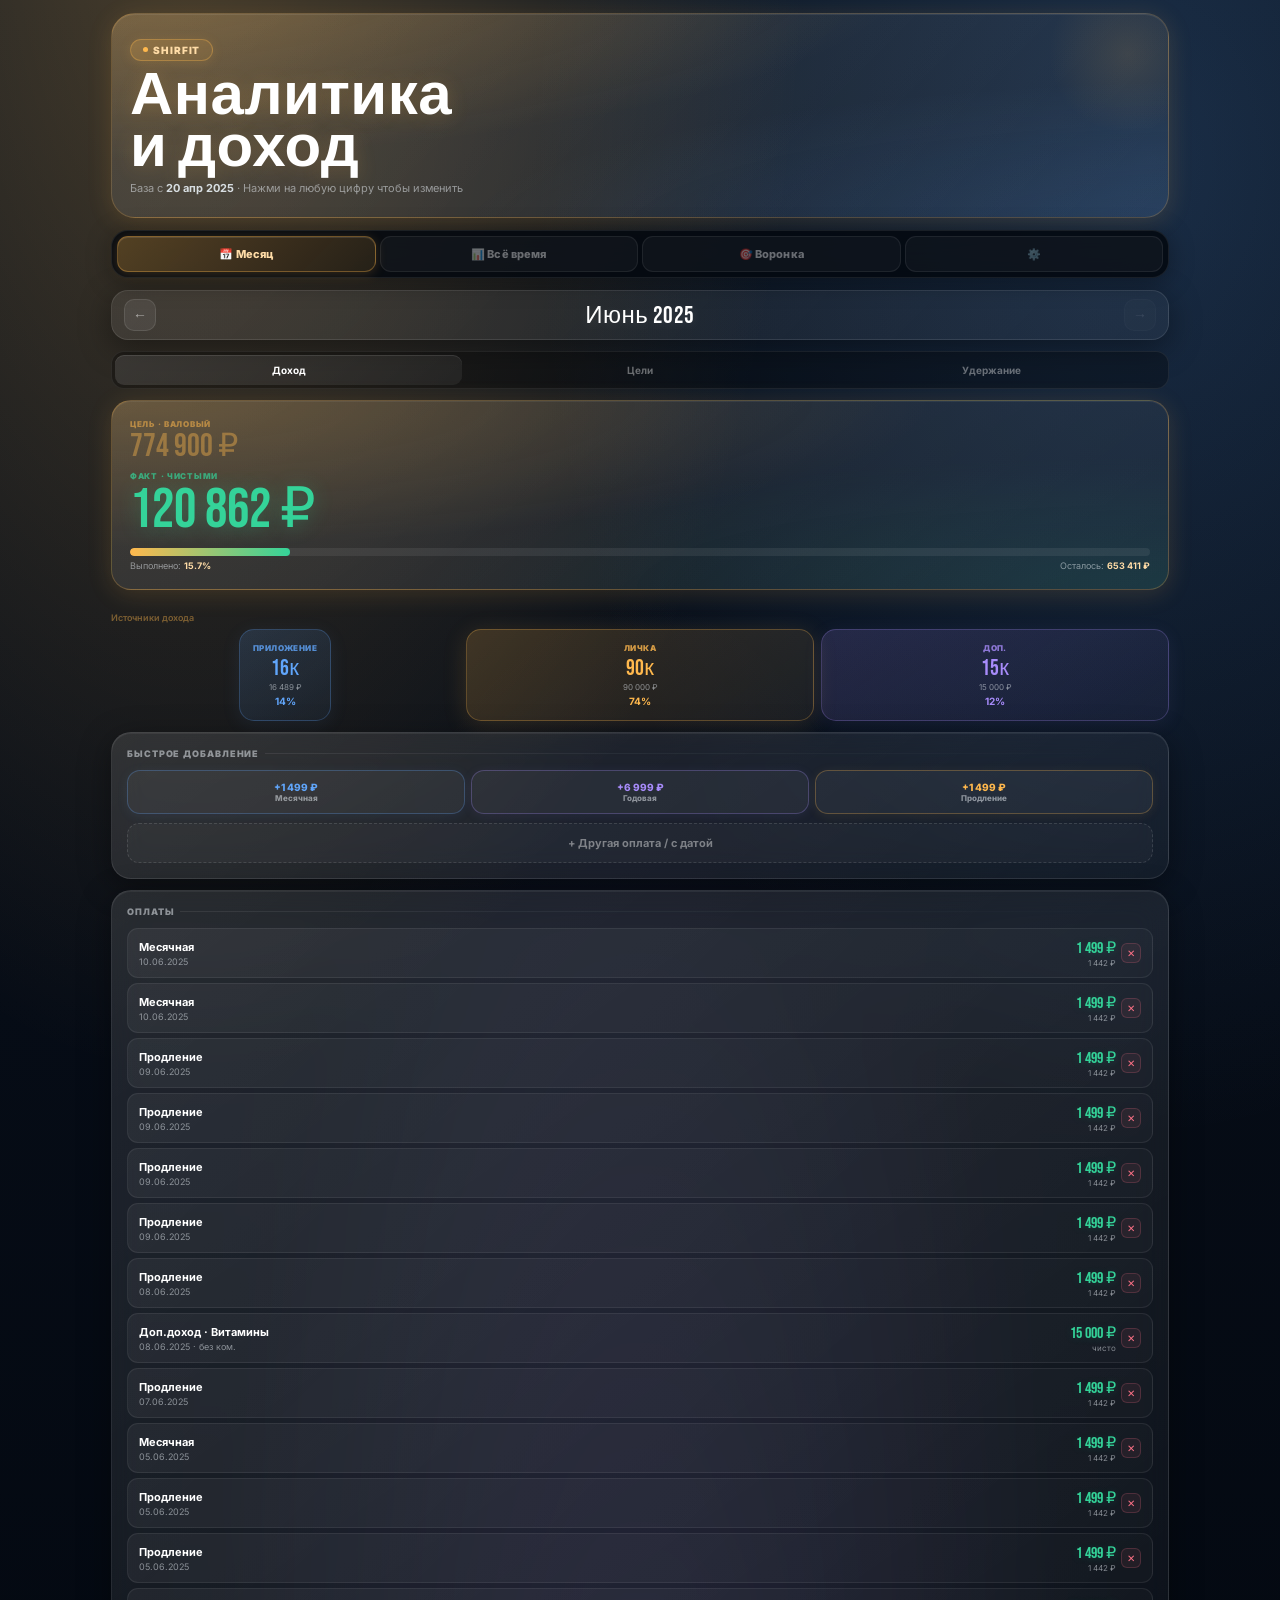
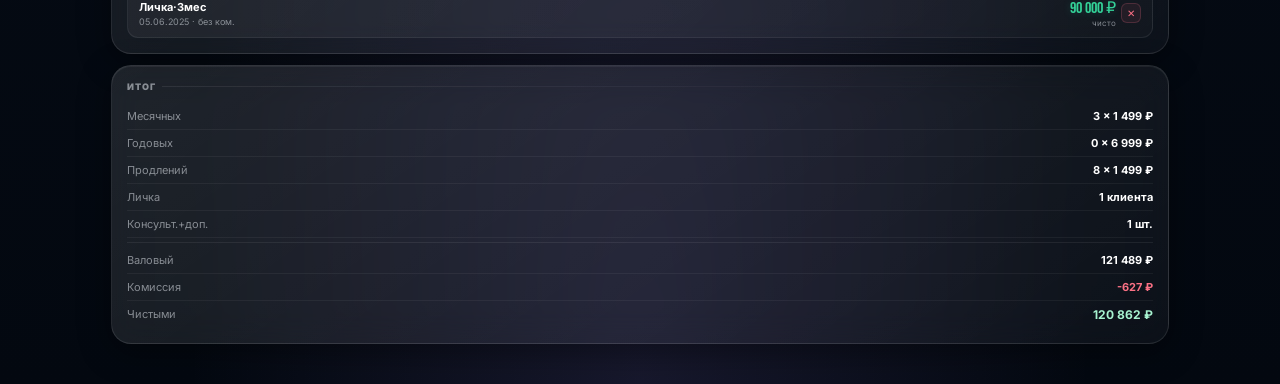
<file: shirfit_dashboard.html>
<!doctype html>
<html lang="ru">
<head>
<meta charset="utf-8">
<meta name="viewport" content="width=device-width,initial-scale=1,maximum-scale=1">
<title>SHIRFIT</title>
<style>
@import url('https://fonts.googleapis.com/css2?family=Bebas+Neue&family=Inter:wght@400;500;600;700;800;900&display=swap');
*{box-sizing:border-box;margin:0;padding:0}
:root{
  --gold:#ffb84d;--gs:#ffdca7;--gd:rgba(255,184,77,.18);--gb:rgba(255,184,77,.32);
  --green:#34d399;--grs:#a7f3d0;--grd:rgba(52,211,153,.13);--grb:rgba(52,211,153,.28);
  --blue:#60a5fa;--bd:rgba(96,165,250,.14);
  --purple:#a78bfa;--pd:rgba(167,139,250,.14);
  --red:#fb7185;--rd:rgba(251,113,133,.13);
  --orange:#fb923c;
  --muted:rgba(235,242,248,.52);--quiet:rgba(235,242,248,.26);
  --glass:linear-gradient(145deg,rgba(255,255,255,.11),rgba(255,255,255,.04));
  --gb2:rgba(255,255,255,.10);
  --shadow:0 8px 32px rgba(0,0,0,.4);
  --shadow-gold:0 4px 24px rgba(255,184,77,.15);
  --shadow-green:0 4px 24px rgba(52,211,153,.12);
}
html,body{min-height:100%;-webkit-tap-highlight-color:transparent}
body{
  background:
    radial-gradient(ellipse at 15% -5%,rgba(255,184,77,.25) 0%,transparent 40%),
    radial-gradient(ellipse at 90% 8%,rgba(96,165,250,.18) 0%,transparent 38%),
    radial-gradient(ellipse at 50% 100%,rgba(167,139,250,.12) 0%,transparent 50%),
    linear-gradient(180deg,#0b1420 0%,#060c16 50%,#030810 100%);
  color:#f1f5f9;font-family:Inter,system-ui,sans-serif;padding-bottom:40px
}
.app{max-width:1080px;margin:0 auto;padding:13px 11px 0}

/* ── HERO ── */
.hero{
  padding:22px 18px;
  background:
    radial-gradient(ellipse at -10% -20%,rgba(255,184,77,.28) 0%,transparent 55%),
    radial-gradient(ellipse at 110% 110%,rgba(96,165,250,.14) 0%,transparent 50%),
    linear-gradient(135deg,rgba(255,255,255,.11),rgba(255,255,255,.04));
  border:1px solid rgba(255,184,77,.22);
  border-radius:24px;
  margin-bottom:12px;
  position:relative;overflow:hidden;
  box-shadow:var(--shadow-gold),inset 0 1px 0 rgba(255,255,255,.08);
  animation:fadeUp .4s ease;
}
.hero::after{
  content:"";position:absolute;top:-40px;right:-40px;
  width:160px;height:160px;
  background:radial-gradient(circle,rgba(255,184,77,.12),transparent 70%);
  pointer-events:none;
}
@keyframes fadeUp{from{opacity:0;transform:translateY(10px)}to{opacity:1;transform:translateY(0)}}
@keyframes fadeIn{from{opacity:0}to{opacity:1}}

.badge{
  display:inline-flex;align-items:center;gap:5px;
  background:linear-gradient(135deg,rgba(255,184,77,.22),rgba(255,184,77,.10));
  color:var(--gs);border:1px solid var(--gb);
  border-radius:999px;padding:4px 12px;
  font-size:10px;font-weight:900;letter-spacing:.09em;text-transform:uppercase;
  margin-bottom:9px;
  box-shadow:0 2px 12px rgba(255,184,77,.15);
}
.badge::before{content:"";width:5px;height:5px;border-radius:50%;background:var(--gold);animation:blink 2s infinite}
@keyframes blink{0%,100%{opacity:1}50%{opacity:.3}}
.hero h1{
  font-family:"Bebas Neue",sans-serif;
  font-size:clamp(38px,6vw,60px);
  line-height:.88;color:#fff;margin-bottom:6px;
  text-shadow:0 2px 20px rgba(255,184,77,.2);
  letter-spacing:.5px;
}
.hero-sub{font-size:11px;color:var(--muted)}
.hero-sub b{color:rgba(235,242,248,.88)}

/* ── ALERT ── */
.alert{display:none;align-items:center;gap:8px;padding:9px 13px;border-radius:12px;margin-bottom:12px;font-size:11px;font-weight:700}
.alert.w{background:rgba(251,146,60,.13);border:1px solid rgba(251,146,60,.28);color:#fed7aa;display:flex}
.alert.d{background:var(--rd);border:1px solid rgba(251,113,133,.28);color:#fecdd3;display:flex}

/* ── MAIN NAV ── */
.main-nav{
  display:flex;gap:4px;padding:5px;
  background:rgba(3,8,15,.85);
  border:1px solid rgba(255,255,255,.08);
  border-radius:17px;
  backdrop-filter:blur(24px);
  -webkit-backdrop-filter:blur(24px);
  position:sticky;top:7px;z-index:100;margin-bottom:12px;
  box-shadow:0 4px 24px rgba(0,0,0,.35);
}
.nb{
  flex:1;height:36px;border-radius:11px;
  border:1px solid rgba(255,255,255,.07);
  background:rgba(255,255,255,.04);
  color:rgba(255,255,255,.38);
  font-family:Inter,sans-serif;font-size:11px;font-weight:800;
  cursor:pointer;transition:.2s;letter-spacing:.01em;
}
.nb:hover{background:rgba(255,255,255,.08);color:rgba(255,255,255,.65)}
.nb.on{
  background:linear-gradient(135deg,rgba(255,184,77,.3),rgba(255,184,77,.12));
  color:var(--gs);border-color:var(--gb);
  box-shadow:0 2px 12px rgba(255,184,77,.18),inset 0 1px 0 rgba(255,255,255,.1);
}

/* ── VIEWS ── */
.view{display:none;gap:11px;flex-direction:column}
.view.on{display:flex}

/* ── MONTH NAV ── */
.mnav{
  display:flex;align-items:center;gap:8px;
  background:linear-gradient(135deg,rgba(255,255,255,.08),rgba(255,255,255,.04));
  border:1px solid rgba(255,255,255,.10);
  border-radius:17px;padding:8px 12px;
  box-shadow:var(--shadow);
}
.marr{
  width:32px;height:32px;border-radius:10px;
  border:1px solid rgba(255,255,255,.10);
  background:rgba(255,255,255,.07);
  color:rgba(255,255,255,.55);font-size:14px;cursor:pointer;
  display:flex;align-items:center;justify-content:center;
  transition:.15s;flex-shrink:0;
}
.marr:hover{background:rgba(255,255,255,.14);color:#fff;transform:scale(1.05)}
.marr:disabled{opacity:.2;cursor:default;transform:none}
.mtitle{
  font-family:"Bebas Neue",sans-serif;font-size:24px;color:#fff;
  letter-spacing:.5px;text-align:center;flex:1;
  text-shadow:0 2px 12px rgba(255,255,255,.1);
}

/* ── SUB TABS ── */
.stabs{
  display:flex;gap:4px;
  background:rgba(0,0,0,.3);
  border:1px solid rgba(255,255,255,.07);
  border-radius:13px;padding:3px;
}
.st{
  flex:1;height:30px;border-radius:9px;border:none;
  background:transparent;color:rgba(255,255,255,.38);
  font-family:Inter,sans-serif;font-size:10px;font-weight:700;
  cursor:pointer;transition:.15s;
}
.st:hover{color:rgba(255,255,255,.65)}
.st.on{
  background:linear-gradient(135deg,rgba(255,255,255,.12),rgba(255,255,255,.06));
  color:#fff;
  box-shadow:inset 0 1px 0 rgba(255,255,255,.1);
}

/* ── CARDS ── */
.card{
  background:var(--glass);
  border:1px solid var(--gb2);
  border-radius:20px;padding:15px;
  backdrop-filter:blur(16px);
  -webkit-backdrop-filter:blur(16px);
  box-shadow:var(--shadow),inset 0 1px 0 rgba(255,255,255,.06);
  animation:fadeIn .3s ease;
}
.ct{
  font-size:9px;font-weight:900;text-transform:uppercase;letter-spacing:.10em;
  color:var(--muted);margin-bottom:11px;
  display:flex;align-items:center;gap:6px;
}
.ct::after{content:"";flex:1;height:1px;background:linear-gradient(90deg,rgba(255,255,255,.08),transparent)}

/* ── INLINE EDIT ── */
.num{cursor:pointer;border-radius:5px;padding:1px 4px;margin:-1px -4px;transition:background .12s;display:inline-block}
.num:hover{background:rgba(255,255,255,.09)}
.num:hover::after{content:" ✏️";font-size:9px;opacity:.5}
.num.ed{background:rgba(255,184,77,.12)!important;outline:1px solid rgba(255,184,77,.35)!important;border-radius:5px}
.num.ed::after{display:none}
.num input{background:transparent;border:none;outline:none;color:inherit;font-family:inherit;font-size:inherit;font-weight:inherit;padding:0;text-align:center;-moz-appearance:textfield;width:4ch}
.num input::-webkit-outer-spin-button,.num input::-webkit-inner-spin-button{-webkit-appearance:none}

/* ── QUICK ADD ── */
.qa{display:grid;grid-template-columns:repeat(3,1fr);gap:6px;margin-bottom:9px}
.qab{
  height:44px;border-radius:13px;
  border:1px solid rgba(255,255,255,.09);
  background:rgba(255,255,255,.05);
  color:rgba(255,255,255,.7);
  font-family:Inter,sans-serif;font-size:10px;font-weight:800;
  cursor:pointer;transition:.18s;
  display:flex;flex-direction:column;align-items:center;justify-content:center;gap:1px;
  line-height:1.2;
}
.qab:hover{background:rgba(255,255,255,.10);transform:translateY(-2px);box-shadow:0 4px 16px rgba(0,0,0,.3)}
.qab:active{transform:scale(.97)}
.qab span{font-size:8px;color:var(--muted)}
.qab.m{border-color:rgba(96,165,250,.28);color:var(--blue);box-shadow:0 2px 12px rgba(96,165,250,.08)}
.qab.a{border-color:rgba(167,139,250,.28);color:var(--purple);box-shadow:0 2px 12px rgba(167,139,250,.08)}
.qab.r{border-color:rgba(255,184,77,.28);color:var(--gold);box-shadow:0 2px 12px rgba(255,184,77,.08)}

/* ── METRICS ── */
.mg{display:grid;grid-template-columns:repeat(4,1fr);gap:7px}
.mg3{display:grid;grid-template-columns:repeat(3,1fr);gap:7px}
.mc{
  background:linear-gradient(145deg,rgba(255,255,255,.07),rgba(255,255,255,.03));
  border:1px solid rgba(255,255,255,.08);
  border-radius:15px;padding:12px;
  box-shadow:var(--shadow);
  transition:.2s;
}
.mc:hover{border-color:rgba(255,255,255,.14);transform:translateY(-1px)}
.ml{font-size:8px;color:var(--muted);font-weight:700;text-transform:uppercase;letter-spacing:.06em}
.mv{font-family:"Bebas Neue",sans-serif;font-size:32px;color:#fff;line-height:1;margin-top:4px}
.ms{font-size:9px;color:var(--muted);margin-top:2px}

/* ── INCOME SPLIT ── */
.isplit{display:grid;grid-template-columns:1fr 1fr 1fr;gap:7px}
.isc{border-radius:15px;padding:13px;text-align:center;transition:.2s;box-shadow:var(--shadow)}
.isc:hover{transform:translateY(-2px)}
.isc.app{
  background:linear-gradient(145deg,rgba(96,165,250,.16),rgba(96,165,250,.06));
  border:1px solid rgba(96,165,250,.25);
  box-shadow:0 4px 20px rgba(96,165,250,.08);
}
.isc.coa{
  background:linear-gradient(145deg,rgba(255,184,77,.18),rgba(255,184,77,.07));
  border:1px solid rgba(255,184,77,.28);
  box-shadow:var(--shadow-gold);
}
.isc.ext{
  background:linear-gradient(145deg,rgba(167,139,250,.16),rgba(167,139,250,.06));
  border:1px solid rgba(167,139,250,.25);
  box-shadow:0 4px 20px rgba(167,139,250,.08);
}
.isl{font-size:8px;font-weight:900;text-transform:uppercase;letter-spacing:.06em;margin-bottom:5px}
.isc.app .isl{color:rgba(96,165,250,.8)}
.isc.coa .isl{color:rgba(255,184,77,.8)}
.isc.ext .isl{color:rgba(167,139,250,.8)}
.isv{font-family:"Bebas Neue",sans-serif;font-size:22px;line-height:1}
.isc.app .isv{color:var(--blue)}
.isc.coa .isv{color:var(--gold)}
.isc.ext .isv{color:var(--purple)}
.iss{font-size:8px;color:var(--muted);margin-top:2px}
.isp{font-size:10px;font-weight:700;margin-top:3px}

/* ── MONTH HERO ── */
.mhero{
  background:
    radial-gradient(ellipse at 0% 0%,rgba(255,184,77,.2),transparent 55%),
    radial-gradient(ellipse at 100% 100%,rgba(52,211,153,.1),transparent 50%),
    var(--glass);
  border:1px solid rgba(255,184,77,.25);
  border-radius:20px;padding:18px;
  box-shadow:var(--shadow-gold),inset 0 1px 0 rgba(255,255,255,.06);
}
.mhl{font-size:8px;font-weight:900;text-transform:uppercase;letter-spacing:.09em;color:rgba(255,184,77,.55);margin-bottom:2px}
.mhp{font-family:"Bebas Neue",sans-serif;font-size:clamp(20px,3vw,32px);color:rgba(255,184,77,.4);line-height:1;margin-bottom:8px}
.mhfl{font-size:8px;font-weight:900;text-transform:uppercase;letter-spacing:.09em;color:rgba(52,211,153,.7);margin-bottom:2px}
.mhf{
  font-family:"Bebas Neue",sans-serif;
  font-size:clamp(36px,6vw,56px);
  color:var(--green);line-height:1;margin-bottom:9px;
  text-shadow:0 2px 20px rgba(52,211,153,.3);
}
.mhbar{height:8px;background:rgba(255,255,255,.07);border-radius:999px;overflow:hidden;margin-bottom:4px}
.mhfill{
  height:100%;border-radius:999px;
  background:linear-gradient(90deg,var(--gold),#34d399);
  transition:width .6s cubic-bezier(.4,0,.2,1);
  position:relative;overflow:hidden;
}
.mhfill::after{
  content:"";position:absolute;top:0;left:-100%;width:60%;height:100%;
  background:linear-gradient(90deg,transparent,rgba(255,255,255,.3),transparent);
  animation:shimmer 2s infinite;
}
@keyframes shimmer{to{left:200%}}
.mhmeta{display:flex;justify-content:space-between;font-size:9px;color:var(--muted)}
.mhmeta b{color:var(--gs)}

/* ── COUNTDOWN ── */
.cdwrap{display:flex;align-items:center;gap:12px;padding:12px 14px;border-radius:15px;box-shadow:var(--shadow)}
.cdwrap.urg{background:linear-gradient(135deg,rgba(251,113,133,.1),rgba(251,113,133,.04));border:1px solid rgba(251,113,133,.2)}
.cdwrap.nor{background:linear-gradient(135deg,rgba(255,184,77,.09),rgba(255,184,77,.04));border:1px solid rgba(255,184,77,.2)}
.cdwrap.ok{background:linear-gradient(135deg,rgba(52,211,153,.1),rgba(52,211,153,.04));border:1px solid rgba(52,211,153,.22)}
.cdring{position:relative;width:52px;height:52px;flex-shrink:0}
.cdring svg{transform:rotate(-90deg)}
.cdnum{position:absolute;top:50%;left:50%;transform:translate(-50%,-50%);font-family:"Bebas Neue",sans-serif;font-size:18px;line-height:1}
.cdtext{flex:1}
.cdlbl{font-size:8px;font-weight:900;text-transform:uppercase;letter-spacing:.07em;margin-bottom:1px}
.cddays{font-family:"Bebas Neue",sans-serif;font-size:24px;line-height:1}
.cdsub{font-size:9px;color:var(--muted);margin-top:1px}

/* ── GOAL CARDS ── */
.ggrid{display:grid;grid-template-columns:repeat(3,1fr);gap:7px}
.gc{
  background:linear-gradient(145deg,rgba(255,255,255,.07),rgba(255,255,255,.03));
  border:1px solid rgba(255,255,255,.08);
  border-radius:15px;padding:12px;
  box-shadow:var(--shadow);transition:.2s;
}
.gc:hover{border-color:rgba(255,255,255,.14);transform:translateY(-1px)}
.gch{display:flex;justify-content:space-between;margin-bottom:4px;align-items:baseline}
.gch b{font-size:10px;font-weight:700}
.gch span{font-size:9px;color:var(--muted)}
.gcn{font-family:"Bebas Neue",sans-serif;font-size:26px;line-height:1;margin-bottom:2px}
.gcp{font-size:9px;color:var(--muted);margin-bottom:2px}
.gcf{font-size:9px;font-weight:700;margin-bottom:6px}
.gcbar{height:4px;background:rgba(255,255,255,.07);border-radius:999px;overflow:hidden}
.gcfill{height:100%;border-radius:999px;transition:width .6s cubic-bezier(.4,0,.2,1);position:relative;overflow:hidden}
.gcfill::after{content:"";position:absolute;top:0;left:-100%;width:60%;height:100%;background:linear-gradient(90deg,transparent,rgba(255,255,255,.35),transparent);animation:shimmer 2.5s infinite}

/* ── ACTIVE ZONE ── */
.azcard{border-radius:20px;padding:16px;box-shadow:var(--shadow)}
.azcard.red{background:radial-gradient(ellipse at 0 0,rgba(251,113,133,.18),transparent 60%),var(--glass);border:1px solid rgba(251,113,133,.22);box-shadow:0 8px 32px rgba(251,113,133,.1)}
.azcard.orange{background:radial-gradient(ellipse at 0 0,rgba(251,146,60,.18),transparent 60%),var(--glass);border:1px solid rgba(251,146,60,.24);box-shadow:0 8px 32px rgba(251,146,60,.1)}
.azcard.green{background:radial-gradient(ellipse at 0 0,rgba(52,211,153,.18),transparent 60%),var(--glass);border:1px solid rgba(52,211,153,.28);box-shadow:var(--shadow-green)}
.zbadge{display:inline-flex;align-items:center;gap:4px;border-radius:999px;padding:3px 10px;font-size:8px;font-weight:900;text-transform:uppercase;letter-spacing:.07em;margin-bottom:8px}
.red .zbadge{background:rgba(251,113,133,.15);color:#fecdd3;border:1px solid rgba(251,113,133,.25)}
.orange .zbadge{background:rgba(251,146,60,.14);color:#fed7aa;border:1px solid rgba(251,146,60,.25)}
.green .zbadge{background:rgba(52,211,153,.13);color:var(--grs);border:1px solid rgba(52,211,153,.28)}
.zbadge::before{content:"";width:4px;height:4px;border-radius:50%;background:currentColor;animation:blink 2s infinite}
.azrow{display:flex;align-items:flex-end;justify-content:space-between;gap:8px}
.azbig{font-family:"Bebas Neue",sans-serif;font-size:58px;line-height:.9}
.red .azbig{color:var(--red);text-shadow:0 2px 20px rgba(251,113,133,.3)}
.orange .azbig{color:var(--orange);text-shadow:0 2px 20px rgba(251,146,60,.3)}
.green .azbig{color:var(--green);text-shadow:0 2px 20px rgba(52,211,153,.3)}
.azof{font-family:"Bebas Neue",sans-serif;font-size:22px;color:var(--muted);line-height:1;margin-bottom:2px}
.azmeta{font-size:10px;color:var(--muted);line-height:1.7;text-align:right}
.azmeta b{color:rgba(235,242,248,.88)}
.azbar{height:9px;background:rgba(255,255,255,.07);border-radius:999px;overflow:hidden;margin-top:9px;border:1px solid rgba(255,255,255,.04)}
.azfill{height:100%;border-radius:999px;transition:width .6s cubic-bezier(.4,0,.2,1);position:relative;overflow:hidden}
.red .azfill{background:linear-gradient(90deg,#fb7185,#f43f5e)}
.orange .azfill{background:linear-gradient(90deg,var(--orange),var(--gold))}
.green .azfill{background:linear-gradient(90deg,var(--gold),var(--green))}
.azfill::after{content:"";position:absolute;top:0;left:-100%;width:60%;height:100%;background:linear-gradient(90deg,transparent,rgba(255,255,255,.3),transparent);animation:shimmer 2s infinite}
.zlabels{display:flex;justify-content:space-between;font-size:8px;color:var(--quiet);margin-top:3px}

/* ── GOAL SUM CARD ── */
.goal-sum-grid{display:grid;grid-template-columns:1fr 1fr 1fr;gap:7px;margin-bottom:10px}
.gsm{border-radius:13px;padding:11px;text-align:center;box-shadow:var(--shadow)}
.gsm.plan{background:linear-gradient(145deg,rgba(255,184,77,.16),rgba(255,184,77,.06));border:1px solid rgba(255,184,77,.24)}
.gsm.fact{background:linear-gradient(145deg,rgba(52,211,153,.13),rgba(52,211,153,.05));border:1px solid rgba(52,211,153,.22)}
.gsm.done{background:linear-gradient(145deg,rgba(255,255,255,.07),rgba(255,255,255,.03));border:1px solid rgba(255,255,255,.10)}
.gsml{font-size:8px;font-weight:900;text-transform:uppercase;letter-spacing:.06em;margin-bottom:3px}
.gsm.plan .gsml{color:rgba(255,184,77,.65)}
.gsm.fact .gsml{color:rgba(52,211,153,.65)}
.gsm.done .gsml{color:var(--muted)}
.gsmv{font-family:"Bebas Neue",sans-serif;font-size:20px;line-height:1}
.gsm.plan .gsmv{color:var(--gold)}
.gsm.fact .gsmv{color:var(--green)}

/* ── LTV / AVG CHECK ── */
.ltv{
  background:linear-gradient(145deg,rgba(96,165,250,.13),rgba(96,165,250,.05));
  border:1px solid rgba(96,165,250,.2);
  border-radius:16px;padding:14px;text-align:center;
  box-shadow:0 4px 20px rgba(96,165,250,.07);
}
.ltvl{font-size:8px;font-weight:900;text-transform:uppercase;letter-spacing:.09em;color:rgba(96,165,250,.7);margin-bottom:5px}
.ltvv{font-family:"Bebas Neue",sans-serif;font-size:34px;color:var(--blue);line-height:1;margin-bottom:2px;text-shadow:0 2px 16px rgba(96,165,250,.25)}
.ltvs{font-size:9px;color:var(--muted)}

/* ── TX LIST ── */
.txlist{display:flex;flex-direction:column;gap:5px}
.txi{
  display:flex;justify-content:space-between;align-items:center;
  padding:9px 11px;
  background:linear-gradient(135deg,rgba(255,255,255,.055),rgba(255,255,255,.025));
  border:1px solid rgba(255,255,255,.07);
  border-radius:11px;gap:6px;
  transition:.15s;
}
.txi:hover{border-color:rgba(255,255,255,.12);background:rgba(255,255,255,.06)}
.txl{display:flex;flex-direction:column;gap:2px;flex:1;min-width:0}
.txtype{font-size:11px;font-weight:700;color:#fff;white-space:nowrap;overflow:hidden;text-overflow:ellipsis}
.txdate{font-size:9px;color:var(--muted)}
.txr{display:flex;align-items:center;gap:5px;flex-shrink:0}
.txamt{font-family:"Bebas Neue",sans-serif;font-size:16px;color:var(--green);text-shadow:0 1px 8px rgba(52,211,153,.2)}
.txnet{font-size:8px;color:var(--muted)}
.txdel{width:20px;height:20px;border-radius:6px;border:1px solid rgba(251,113,133,.2);background:rgba(251,113,133,.07);color:var(--red);font-size:10px;cursor:pointer;display:flex;align-items:center;justify-content:center;transition:.15s;flex-shrink:0}
.txdel:hover{background:rgba(251,113,133,.2);transform:scale(1.1)}

/* ── ROWS ── */
.row{display:flex;justify-content:space-between;font-size:11px;padding:6px 0;border-bottom:1px solid rgba(255,255,255,.05);gap:8px}
.row:last-child{border-bottom:none}
.row span{color:var(--muted)}
.row strong{color:#fff;font-weight:700;text-align:right}
.row.tot strong{color:var(--gs);font-size:12px}
.row.net strong{color:var(--grs);font-size:12px}
.row.los strong{color:var(--red)}

/* ── RETENTION ── */
.fc{background:radial-gradient(ellipse at 0 0,rgba(52,211,153,.1),transparent 55%),var(--glass);border:1px solid rgba(52,211,153,.22);border-radius:16px;padding:13px;box-shadow:var(--shadow-green)}
.fcl{font-size:8px;font-weight:900;text-transform:uppercase;letter-spacing:.09em;color:rgba(52,211,153,.7);margin-bottom:7px}
.fcrow{display:flex;justify-content:space-between;font-size:11px;padding:4px 0;border-bottom:1px solid rgba(255,255,255,.05)}
.fcrow:last-child{border-bottom:none}
.fcrow span{color:var(--muted)}
.fcrow strong{color:#fff;font-weight:700}

/* ── ADD BTN ── */
.addbtn{
  display:flex;align-items:center;justify-content:center;gap:6px;
  width:100%;height:40px;border-radius:12px;
  border:1px dashed rgba(255,255,255,.13);
  background:rgba(255,255,255,.03);
  color:rgba(255,255,255,.42);
  font-family:Inter,sans-serif;font-size:11px;font-weight:700;
  cursor:pointer;transition:.18s;
}
.addbtn:hover{background:rgba(255,255,255,.07);color:#fff;border-color:rgba(255,255,255,.22);transform:translateY(-1px)}

/* ── COUNTDOWN ── */
.cdwrap.urg .cdwrap,.cdwrap.nor .cdwrap,.cdwrap.ok .cdwrap{}

/* ── DATE RANGE ── */
.drange{display:flex;align-items:center;gap:5px;padding:7px 10px;background:rgba(255,255,255,.05);border:1px solid rgba(255,255,255,.09);border-radius:11px;flex-wrap:wrap}
.drange label{font-size:9px;font-weight:700;color:var(--muted);text-transform:uppercase;letter-spacing:.06em}
.drange input[type=date]{height:28px;border-radius:8px;border:1px solid rgba(255,255,255,.10);background:rgba(255,255,255,.07);color:#fff;font-family:Inter,sans-serif;font-size:10px;font-weight:600;padding:0 6px;outline:none;-webkit-appearance:none;min-width:110px}
.drange input[type=date]:focus{border-color:rgba(255,184,77,.35)}
.drbtn{height:28px;padding:0 10px;border-radius:8px;border:1px solid var(--gb);background:var(--gd);color:var(--gs);font-family:Inter,sans-serif;font-size:10px;font-weight:700;cursor:pointer;transition:.15s}
.drbtn:hover{background:rgba(255,184,77,.25)}

/* ── CHART ── */
.cbars{display:flex;align-items:flex-end;gap:5px;height:60px;padding:0 1px}
.cbw{flex:1;display:flex;flex-direction:column;align-items:center;gap:2px}
.cb{width:100%;border-radius:4px 4px 0 0;min-height:2px;transition:height .6s cubic-bezier(.4,0,.2,1)}
.cblbl{font-size:7px;color:var(--muted);font-weight:700;text-align:center}
.cbval{font-size:7px;color:var(--quiet);font-weight:700}

/* ── GRID ── */
.g2{display:grid;grid-template-columns:1fr 1fr;gap:9px}
.g3{display:grid;grid-template-columns:repeat(3,1fr);gap:7px}

/* ── MODAL ── */
.mo{position:fixed;inset:0;background:rgba(0,0,0,.8);z-index:200;display:none;align-items:flex-end;justify-content:center;backdrop-filter:blur(6px);-webkit-backdrop-filter:blur(6px)}
.mo.on{display:flex}
.md{
  background:linear-gradient(180deg,#0f1e30,#070d18);
  border:1px solid rgba(255,255,255,.10);
  border-bottom:none;
  border-radius:22px 22px 0 0;
  padding:18px 16px 28px;
  width:100%;max-width:500px;
  animation:sup .22s cubic-bezier(.4,0,.2,1);
  position:relative;
  box-shadow:0 -8px 40px rgba(0,0,0,.5);
}
@keyframes sup{from{transform:translateY(100%)}to{transform:translateY(0)}}
.mdh{width:32px;height:3px;border-radius:999px;background:rgba(255,255,255,.15);margin:0 auto 14px}
.mdt{font-family:"Bebas Neue",sans-serif;font-size:22px;color:#fff;margin-bottom:13px;letter-spacing:.5px}
.mdc{position:absolute;top:16px;right:14px;width:26px;height:26px;border-radius:8px;border:1px solid rgba(255,255,255,.10);background:rgba(255,255,255,.06);color:var(--muted);font-size:13px;cursor:pointer;display:flex;align-items:center;justify-content:center;transition:.15s}
.mdc:hover{background:rgba(255,255,255,.12);color:#fff}
.fi{margin-bottom:10px}
.fi label{display:block;font-size:9px;font-weight:700;text-transform:uppercase;letter-spacing:.07em;color:var(--muted);margin-bottom:4px}
.fi input,.fi select{width:100%;height:40px;border-radius:11px;border:1px solid rgba(255,255,255,.10);background:rgba(255,255,255,.06);color:#fff;font-family:Inter,sans-serif;font-size:12px;font-weight:600;padding:0 10px;outline:none;-webkit-appearance:none;transition:.15s}
.fi input:focus,.fi select:focus{border-color:rgba(255,184,77,.4);background:rgba(255,255,255,.09)}
.fi select option{background:#0f1e30;color:#fff}
.cbrow{display:flex;align-items:center;gap:7px;padding:8px 11px;background:rgba(255,255,255,.05);border:1px solid rgba(255,255,255,.08);border-radius:11px;cursor:pointer;margin-bottom:10px}
.cbrow input[type=checkbox]{width:14px;height:14px;accent-color:var(--green);cursor:pointer}
.cbrow span{font-size:11px;font-weight:600;color:rgba(235,242,248,.8)}
.mbtn{
  width:100%;height:44px;border-radius:13px;border:none;
  background:linear-gradient(135deg,#ffb84d,rgba(255,184,77,.65));
  color:#0a1520;font-family:Inter,sans-serif;font-size:13px;font-weight:900;
  cursor:pointer;transition:.18s;letter-spacing:.02em;
  box-shadow:0 4px 20px rgba(255,184,77,.2);
}
.mbtn:hover{background:linear-gradient(135deg,#ffc566,#ffb84d);transform:translateY(-1px);box-shadow:0 6px 24px rgba(255,184,77,.3)}
.mbtn.danger{background:linear-gradient(135deg,rgba(251,113,133,.9),rgba(244,63,94,.7));color:#fff;box-shadow:0 4px 20px rgba(251,113,133,.2)}
.gform{display:flex;flex-direction:column;gap:8px}
.gfr{display:grid;grid-template-columns:1fr auto;gap:6px;align-items:center}
.gflbl{font-size:10px;color:var(--muted);font-weight:600}
.gfinp{width:90px;height:32px;border-radius:9px;border:1px solid rgba(255,255,255,.10);background:rgba(255,255,255,.06);color:#fff;font-family:Inter,sans-serif;font-size:12px;font-weight:700;padding:0 7px;outline:none;text-align:right}
.gfinp:focus{border-color:rgba(255,184,77,.35)}

/* ── TOAST ── */
.toast{
  position:fixed;bottom:20px;left:50%;transform:translateX(-50%);
  background:linear-gradient(135deg,rgba(52,211,153,.16),rgba(52,211,153,.08));
  border:1px solid rgba(52,211,153,.28);
  color:var(--grs);border-radius:11px;padding:8px 18px;
  font-size:11px;font-weight:700;z-index:300;
  opacity:0;transition:opacity .25s;pointer-events:none;white-space:nowrap;
  box-shadow:0 4px 20px rgba(52,211,153,.1);
}
.toast.on{opacity:1}

.hint{font-size:9px;color:rgba(255,184,77,.42);font-weight:600;margin-bottom:6px}

@media(max-width:580px){
  .mg{grid-template-columns:1fr 1fr}
  .isplit{grid-template-columns:1fr 1fr 1fr}
  .ggrid{grid-template-columns:1fr 1fr}
  .g2{grid-template-columns:1fr}
}
@media(max-width:360px){
  .nb{font-size:9px}
  .ggrid{grid-template-columns:1fr 1fr}
}
</style>
</head>
<body>
<div class="app">

<div class="hero">
  <div class="badge">SHIRFIT</div>
  <h1>Аналитика<br>и доход</h1>
  <p class="hero-sub">База с <b>20 апр 2025</b> · Нажми на любую цифру чтобы изменить</p>
</div>

<div class="alert" id="alert"></div>

<div class="main-nav">
  <button class="nb on" onclick="V('month')">📅 Месяц</button>
  <button class="nb" onclick="V('all')">📊 Всё время</button>
  <button class="nb" onclick="V('funnel')">🎯 Воронка</button>
  <button class="nb" onclick="V('cfg')">⚙️</button>
</div>

<!-- ═══ МЕСЯЦ ═══ -->
<div id="v-month" class="view on">
  <div class="mnav">
    <button class="marr" id="marr-prev" onclick="CM(-1)">←</button>
    <div style="text-align:center;flex:1"><div class="mtitle" id="mtitle"></div></div>
    <button class="marr" id="marr-next" onclick="CM(1)">→</button>
  </div>
  <div class="stabs">
    <button class="st on" onclick="MT('inc')">Доход</button>
    <button class="st" onclick="MT('goals')">Цели</button>
    <button class="st" onclick="MT('ret')">Удержание</button>
  </div>

  <div id="mt-inc" class="view on">
    <div class="mhero" id="mhero"></div>
    <div id="mcd"></div>
    <div><div class="hint">Источники дохода</div><div class="isplit" id="msplit"></div></div>
    <div class="card">
      <div class="ct">Быстрое добавление</div>
      <div class="qa">
        <button class="qab m" onclick="QA('app-monthly')">+1 499 ₽<span>Месячная</span></button>
        <button class="qab a" onclick="QA('app-annual')">+6 999 ₽<span>Годовая</span></button>
        <button class="qab r" onclick="QA('app-renewal')">+1 499 ₽<span>Продление</span></button>
      </div>
      <button class="addbtn" onclick="OM('pay')">+ Другая оплата / с датой</button>
    </div>
    <div class="card"><div class="ct">Оплаты</div><div class="txlist" id="txlist"></div></div>
    <div class="card"><div class="ct">Итог</div><div id="msum"></div></div>
  </div>

  <div id="mt-goals" class="view">
    <div class="hint">✏️ Нажми на любую цифру чтобы изменить · план / факт обновляется сразу</div>
    <div class="card" id="goal-sum-card"></div>
    <div class="ggrid" id="gcards"></div>
    <div id="azcard"></div>
  </div>

  <div id="mt-ret" class="view">
    <div class="card"><div class="ct">Удержание</div><div id="retcnt"></div></div>
    <div class="card"><div class="ct">Динамика активных</div><div id="achist"></div></div>
  </div>
</div>

<!-- ═══ ВСЁ ВРЕМЯ ═══ -->
<div id="v-all" class="view">
  <div class="stabs">
    <button class="st on" onclick="AT('ov')">Обзор</button>
    <button class="st" onclick="AT('pay')">Все оплаты</button>
    <button class="st" onclick="AT('app')">Приложение</button>
  </div>
  <div class="drange">
    <label>С</label><input type="date" id="rfrom" value="2025-04-20">
    <label>По</label><input type="date" id="rto">
    <button class="drbtn" onclick="AR()">Применить</button>
  </div>

  <div id="at-ov" class="view on">
    <div class="mg" id="allmet"></div>
    <div><div class="hint">Источники · всего</div><div class="isplit" id="allsplit"></div></div>
    <div class="g2">
      <div class="ltv" id="avgcheck"></div>
      <div class="ltv" id="avgcheck2" style="background:radial-gradient(ellipse at 0 0,rgba(167,139,250,.11),transparent 50%),var(--glass);border-color:rgba(167,139,250,.18)"></div>
    </div>
    <div class="card"><div class="ct">Доход по месяцам</div><div class="cbars" id="mchart"></div></div>
    <!-- ACTIVE BY MONTH -->
    <div class="card">
      <div class="ct">Активные по месяцам <a href="active_editor.html" style="font-size:9px;color:rgba(255,184,77,.7);font-weight:700;text-transform:none;letter-spacing:0;margin-left:6px;text-decoration:none;background:rgba(255,184,77,.12);border:1px solid rgba(255,184,77,.3);border-radius:6px;padding:2px 8px;">✏️ Редактировать</a></div>
      <div id="active-by-month"></div>
    </div>
    <div class="card"><div class="ct">Сводка</div><div id="allsum"></div></div>
  </div>

  <div id="at-pay" class="view">
    <div class="card"><div class="ct">Все оплаты</div><div class="txlist" id="alltx"></div></div>
  </div>

  <div id="at-app" class="view">
    <div class="mg3" id="appmet"></div>
    <div class="card"><div class="ct">Доход с приложения</div><div id="appdet"></div></div>
    <div class="card"><div class="ct">По месяцам</div><div id="appmon"></div></div>
  </div>
</div>

<!-- ═══ ВОРОНКА ═══ -->
<div id="v-funnel" class="view">
  <div class="stabs">
    <button class="st on" onclick="FT('cur')">Общая</button>
    <button class="st" onclick="FT('b13')">До 13 мая</button>
    <button class="st" onclick="FT('a13')">После 13 мая</button>
  </div>
  <div class="hint">✏️ Нажми на цифру воронки чтобы изменить</div>
  <div id="ft-cur" class="view on">
    <div class="card"><div class="ct">Воронка с 20 апреля</div><div id="fmain" style="display:flex;align-items:center;gap:5px;flex-wrap:wrap"></div></div>
    <div class="card"><div class="ct">Конверсии</div><div id="fconv"></div></div>
  </div>
  <div id="ft-b13" class="view">
    <div class="card"><div class="ct">До 13 мая · зафиксировано</div><div id="fb13" style="display:flex;align-items:center;gap:5px;flex-wrap:wrap"></div></div>
    <div class="card"><div class="ct">Конверсии</div><div id="fb13c"></div></div>
  </div>
  <div id="ft-a13" class="view">
    <div class="g2" style="margin-bottom:9px">
      <div style="background:rgba(255,255,255,.05);border:1px solid rgba(255,255,255,.08);border-radius:13px;padding:12px;text-align:center">
        <div style="font-size:8px;font-weight:700;text-transform:uppercase;letter-spacing:.06em;color:var(--muted);margin-bottom:4px">До правки</div>
        <div style="font-family:'Bebas Neue',sans-serif;font-size:42px;color:#fff;line-height:1">48.1%</div>
        <div style="font-size:9px;color:var(--muted);margin-top:2px">247 из 514</div>
      </div>
      <div style="background:var(--grd);border:1px solid var(--grb);border-radius:13px;padding:12px;text-align:center">
        <div style="font-size:8px;font-weight:700;text-transform:uppercase;letter-spacing:.06em;color:rgba(52,211,153,.7);margin-bottom:4px">После правки</div>
        <div style="font-family:'Bebas Neue',sans-serif;font-size:42px;color:var(--green);line-height:1" id="a13pct">75.0%</div>
        <div style="font-size:9px;color:var(--muted);margin-top:2px" id="a13sub">120 из 160</div>
      </div>
    </div>
    <div class="card"><div class="ct">Воронка после 13 мая</div><div id="fa13" style="display:flex;align-items:center;gap:5px;flex-wrap:wrap"></div></div>
    <div class="card"><div class="ct">Конверсии</div><div id="fa13c"></div></div>
  </div>
</div>

<!-- ═══ НАСТРОЙКИ ═══ -->
<div id="v-cfg" class="view">
  <div class="stabs">
    <button class="st on" onclick="CFT('active')">👥 Активные</button>
    <button class="st" onclick="CFT('manage')">⚙️ Данные</button>
  </div>

  <!-- ACTIVE EDITOR -->
  <div id="cfg-active" class="view on">
    <div class="card">
      <div class="ct">Активных подписчиков по месяцам</div>
      <div id="active-editor-list"></div>
    </div>
    <div style="background:rgba(52,211,153,.10);border:1px solid rgba(52,211,153,.25);border-radius:14px;padding:16px;text-align:center">
      <div style="font-size:9px;font-weight:900;text-transform:uppercase;letter-spacing:.08em;color:rgba(52,211,153,.7);margin-bottom:6px">Сейчас активных</div>
      <div style="font-family:'Bebas Neue',sans-serif;font-size:52px;line-height:1" id="active-total-now">—</div>
      <div style="font-size:10px;color:rgba(235,242,248,.4);margin-top:4px" id="active-total-sub"></div>
    </div>
  </div>

  <!-- MANAGE -->
  <div id="cfg-manage" class="view">
    <div class="card">
      <div class="ct">Управление</div>
      <div style="display:flex;flex-direction:column;gap:7px">
        <button class="addbtn" onclick="OM('newmon')" style="border-color:var(--gb);color:var(--gs)">+ Добавить месяц</button>
        <button class="addbtn" onclick="EXP()">📤 Экспорт JSON</button>
        <button class="addbtn" onclick="document.getElementById('impfile').click()">📥 Импорт JSON</button>
        <input type="file" id="impfile" accept=".json" style="display:none" onchange="IMP(event)">
        <button class="addbtn" onclick="OM('reset')" style="border-color:rgba(251,113,133,.3);color:var(--red)">🗑 Сбросить данные</button>
      </div>
    </div>
    <div class="card">
      <div class="ct">Инфо</div>
      <div class="row"><span>Версия</span><strong>4.0</strong></div>
      <div class="row"><span>Хранение</span><strong>LocalStorage</strong></div>
      <div class="row"><span>База с</span><strong>20 апр 2025</strong></div>
    </div>
  </div>
</div>

</div>

<!-- MODALS -->
<div class="mo" id="mo-pay">
  <div class="md">
    <div class="mdh"></div><button class="mdc" onclick="CM2('pay')">✕</button>
    <div class="mdt">Добавить оплату</div>
    <div class="fi"><label>Тип</label>
      <select id="ptype" onchange="PTC()">
        <optgroup label="Приложение">
          <option value="app-monthly">Месячная · 1 499 ₽</option>
          <option value="app-annual">Годовая · 6 999 ₽</option>
          <option value="app-renewal">Продление · 1 499 ₽</option>
        </optgroup>
        <optgroup label="Личная работа">
          <option value="coaching-month">Личка · мес · 40 000 ₽</option>
          <option value="coaching-3month">Личка · 3 мес · 90 000 ₽</option>
        </optgroup>
        <optgroup label="Другое">
          <option value="consult">Консультация</option>
          <option value="extra">Доп. доход</option>
        </optgroup>
      </select>
    </div>
    <div class="fi" id="pamtf"><label>Сумма (₽)</label><input type="number" id="pamt" placeholder="0"></div>
    <div class="fi"><label>Дата</label><input type="date" id="pdate"></div>
    <div class="fi" id="pnotef" style="display:none"><label>Примечание</label><input type="text" id="pnote" placeholder="напр: витамины"></div>
    <label class="cbrow" id="pncw"><input type="checkbox" id="pnc"><span>Без комиссии 3,8%</span></label>
    <button class="mbtn" onclick="ADDP()">Добавить</button>
  </div>
</div>

<div class="mo" id="mo-newmon">
  <div class="md">
    <div class="mdh"></div><button class="mdc" onclick="CM2('newmon')">✕</button>
    <div class="mdt">Новый месяц</div>
    <div class="fi"><label>Месяц</label>
      <select id="nmsel">
        <option value="7">Июль 2025</option><option value="8">Август 2025</option>
        <option value="9">Сентябрь 2025</option><option value="10">Октябрь 2025</option>
        <option value="11">Ноябрь 2025</option><option value="12">Декабрь 2025</option>
      </select>
    </div>
    <button class="mbtn" onclick="ADDM()">Создать</button>
  </div>
</div>

<div class="mo" id="mo-reset">
  <div class="md">
    <div class="mdh"></div><button class="mdc" onclick="CM2('reset')">✕</button>
    <div class="mdt" style="color:var(--red)">Сброс</div>
    <p style="font-size:12px;color:var(--muted);margin-bottom:13px;line-height:1.5">Все данные удалятся. Сделай экспорт.</p>
    <button class="mbtn danger" onclick="RST()">Удалить всё</button>
  </div>
</div>

<div class="toast" id="toast"></div>

<script>
// ─── CONSTANTS ───
const COM=0.038;
const PR={'app-monthly':1499,'app-annual':6999,'app-renewal':1499,'coaching-month':40000,'coaching-3month':90000};
const TL={'app-monthly':'Месячная','app-annual':'Годовая','app-renewal':'Продление','coaching-month':'Личка·мес','coaching-3month':'Личка·3мес','consult':'Консультация','extra':'Доп.доход'};
const MN=['','Январь','Февраль','Март','Апрель','Май','Июнь','Июль','Август','Сентябрь','Октябрь','Ноябрь','Декабрь'];
const MD=[0,31,28,31,30,31,30,31,31,30,31,30,31];

// ─── DEFAULT DATA ───
const DEF={
  funnel:{tl:917,te:674,tc:367,ae:160,ac:120,bl:705,be:514,bc:247},
  months:{
    '2025-4':{y:2025,m:4,as:0,ae:0,g:{},p:[]},
    '2025-5':{y:2025,m:5,as:0,ae:37,
      g:{active:100,annual:10,mapp:53,ren:37,cm:4,c3:4,extra:50000},
      p:[
        {id:'p1',t:'app-monthly',a:1499,d:'2025-05-05',nc:false,n:''},
        {id:'p2',t:'app-monthly',a:1499,d:'2025-05-07',nc:false,n:''},
        {id:'p3',t:'app-monthly',a:1499,d:'2025-05-09',nc:false,n:''},
        {id:'p4',t:'app-monthly',a:1499,d:'2025-05-11',nc:false,n:''},
        {id:'p5',t:'app-monthly',a:1499,d:'2025-05-13',nc:false,n:''},
        {id:'p6',t:'app-monthly',a:1499,d:'2025-05-15',nc:false,n:''},
        {id:'p7',t:'app-monthly',a:1499,d:'2025-05-17',nc:false,n:''},
        {id:'p8',t:'app-monthly',a:1499,d:'2025-05-19',nc:false,n:''},
        {id:'p9',t:'app-monthly',a:1499,d:'2025-05-21',nc:false,n:''},
        {id:'p10',t:'app-monthly',a:1499,d:'2025-05-23',nc:false,n:''},
        {id:'p11',t:'app-monthly',a:1499,d:'2025-05-25',nc:false,n:''},
        {id:'p12',t:'app-monthly',a:1499,d:'2025-05-26',nc:false,n:''},
        {id:'p13',t:'app-monthly',a:1499,d:'2025-05-27',nc:false,n:''},
        {id:'p14',t:'app-monthly',a:1499,d:'2025-05-28',nc:false,n:''},
        {id:'p15',t:'app-monthly',a:1499,d:'2025-05-29',nc:false,n:''},
        {id:'p16',t:'app-monthly',a:1499,d:'2025-05-30',nc:false,n:''},
        {id:'p17',t:'app-monthly',a:1499,d:'2025-05-31',nc:false,n:''},
        {id:'p18',t:'app-annual',a:6999,d:'2025-05-06',nc:false,n:''},
        {id:'p19',t:'app-annual',a:6999,d:'2025-05-12',nc:false,n:''},
        {id:'p20',t:'app-annual',a:6999,d:'2025-05-18',nc:false,n:''},
        {id:'p21',t:'app-annual',a:6999,d:'2025-05-24',nc:false,n:''},
        {id:'p22',t:'app-annual',a:6999,d:'2025-05-29',nc:false,n:''},
        {id:'p23',t:'app-monthly',a:1499,d:'2025-05-10',nc:false,n:''},
        {id:'p24',t:'app-monthly',a:1499,d:'2025-05-14',nc:false,n:''},
        {id:'p25',t:'app-monthly',a:1499,d:'2025-05-16',nc:false,n:''},
        {id:'p26',t:'app-monthly',a:1499,d:'2025-05-20',nc:false,n:''},
        {id:'p27',t:'app-monthly',a:1499,d:'2025-05-22',nc:false,n:''},
        {id:'p33',t:'app-renewal',a:1499,d:'2025-05-05',nc:false,n:''},
        {id:'p34',t:'app-renewal',a:1499,d:'2025-05-10',nc:false,n:''},
        {id:'p35',t:'app-renewal',a:1499,d:'2025-05-15',nc:false,n:''},
        {id:'p36',t:'app-renewal',a:1499,d:'2025-05-20',nc:false,n:''},
        {id:'p37',t:'app-renewal',a:1499,d:'2025-05-25',nc:false,n:''},
        {id:'p38',t:'app-renewal',a:1499,d:'2025-05-27',nc:false,n:''},
        {id:'p39',t:'app-renewal',a:1499,d:'2025-05-28',nc:false,n:''},
        {id:'p40',t:'app-renewal',a:1499,d:'2025-05-29',nc:false,n:''},
        {id:'p41',t:'app-renewal',a:1499,d:'2025-05-31',nc:false,n:''},
        {id:'p42',t:'coaching-month',a:40000,d:'2025-05-10',nc:false,n:''},
        {id:'p43',t:'coaching-month',a:40000,d:'2025-05-15',nc:false,n:''},
        {id:'p44',t:'coaching-3month',a:90000,d:'2025-05-12',nc:false,n:''},
        {id:'p45',t:'coaching-3month',a:90000,d:'2025-05-22',nc:true,n:''},
        {id:'p46',t:'consult',a:8000,d:'2025-05-15',nc:false,n:''},
      ]
    },
    '2025-6':{y:2025,m:6,as:37,ae:35,
      g:{active:100,annual:10,mapp:53,ren:37,cm:4,c3:4,extra:50000},
      p:[
        {id:'j1',t:'app-monthly',a:1499,d:'2025-06-05',nc:false,n:''},
        {id:'j2',t:'app-renewal',a:1499,d:'2025-06-05',nc:false,n:''},
        {id:'j3',t:'app-renewal',a:1499,d:'2025-06-05',nc:false,n:''},
        {id:'j4',t:'app-renewal',a:1499,d:'2025-06-07',nc:false,n:''},
        {id:'j5',t:'app-renewal',a:1499,d:'2025-06-08',nc:false,n:''},
        {id:'j6',t:'app-renewal',a:1499,d:'2025-06-09',nc:false,n:''},
        {id:'j7',t:'coaching-3month',a:90000,d:'2025-06-05',nc:true,n:''},
        {id:'j8',t:'extra',a:15000,d:'2025-06-08',nc:true,n:'Витамины'},
        {id:'j9',t:'app-renewal',a:1499,d:'2025-06-09',nc:false,n:''},
        {id:'j10',t:'app-renewal',a:1499,d:'2025-06-09',nc:false,n:''},
        {id:'j11',t:'app-renewal',a:1499,d:'2025-06-09',nc:false,n:''},
        {id:'j12',t:'app-monthly',a:1499,d:'2025-06-10',nc:false,n:''},
        {id:'j13',t:'app-monthly',a:1499,d:'2025-06-10',nc:false,n:''},
      ]
    }
  }
};

// ─── STATE ───
let DB={};
let CK='2025-6'; // current month key
let RF='2025-04-20';
let RT=new Date().toISOString().split('T')[0];

function loadDB(){
  try{
    const s=localStorage.getItem('sf4');
    DB=s?JSON.parse(s):JSON.parse(JSON.stringify(DEF));
  }catch{DB=JSON.parse(JSON.stringify(DEF));}
  // sanitize: ensure structure is valid (fixes broken/old data)
  if(!DB||typeof DB!=='object')DB=JSON.parse(JSON.stringify(DEF));
  if(!DB.funnel)DB.funnel=JSON.parse(JSON.stringify(DEF.funnel));
  if(!DB.months||typeof DB.months!=='object')DB.months=JSON.parse(JSON.stringify(DEF.months));
  Object.keys(DB.months).forEach(k=>{
    const m=DB.months[k];
    if(!m.p||!Array.isArray(m.p))m.p=[];
    if(!m.g||typeof m.g!=='object')m.g={};
    if(typeof m.ae!=='number')m.ae=0;
    if(typeof m.as!=='number')m.as=0;
    if(typeof m.y!=='number'){const[yy,mm]=k.split('-').map(Number);m.y=yy;m.m=mm;}
  });
  save();
}
function save(){localStorage.setItem('sf4',JSON.stringify(DB));}
function GM(k){return DB.months[k]||null;}
function MKS(){return Object.keys(DB.months).sort((a,b)=>{const[ay,am]=a.split('-').map(Number);const[by,bm]=b.split('-').map(Number);return ay!==by?ay-by:am-bm;});}

// ─── CALC ───
function CP(pp){
  let gross=0,net=0,am=0,aa=0,ar=0,cm=0,c3=0,co=0,ex=0;
  let ag=0,an=0,cg=0,cn=0,eg=0,en=0;
  pp.forEach(p=>{
    const a=p.a||0,c=p.nc?0:a*COM;
    gross+=a;net+=a-c;
    const isA=['app-monthly','app-annual','app-renewal'].includes(p.t);
    const isC=['coaching-month','coaching-3month'].includes(p.t);
    const isE=['consult','extra'].includes(p.t);
    if(isA){ag+=a;an+=a-c;}
    if(isC){cg+=a;cn+=a-c;}
    if(isE){eg+=a;en+=a-c;}
    if(p.t==='app-monthly')am++;
    if(p.t==='app-annual')aa++;
    if(p.t==='app-renewal')ar++;
    if(p.t==='coaching-month')cm++;
    if(p.t==='coaching-3month')c3++;
    if(p.t==='consult')co++;
    if(p.t==='extra')ex++;
  });
  return{gross,net,am,aa,ar,cm,c3,co,ex,ag,an,cg,cn,eg,en};
}
function F(n){return Math.round(n).toLocaleString('ru-RU')+' ₽';}
function FK(n){const k=Math.round(n/1000);return k>=1?k+'к':F(n);}
function PC(a,b){return b>0?Math.round(a/b*1000)/10:0;}
function FD(d){if(!d)return'';const[y,mo,day]=d.split('-');return`${day}.${mo}.${y}`;}

// ─── INLINE EDIT ───
// The reliable way: create input, append to element, focus
function mkEdit(el, getVal, onSave){
  el.style.cursor='pointer';
  el.style.borderRadius='5px';
  el.style.padding='1px 4px';
  el.style.transition='background .12s';
  el.title='Нажми чтобы изменить';
  el.onmouseenter=()=>{if(!el._ed)el.style.background='rgba(255,255,255,.09)';};
  el.onmouseleave=()=>{if(!el._ed)el.style.background='';};
  el.onclick=function(e){
    e.stopPropagation();
    if(el._ed)return;
    el._ed=true;
    el.style.background='rgba(255,184,77,.12)';
    el.style.outline='1px solid rgba(255,184,77,.35)';
    const cv=getVal();
    const inp=document.createElement('input');
    inp.type='number';
    inp.value=cv;
    inp.style.cssText='background:transparent;border:none;outline:none;color:inherit;font-family:inherit;font-size:inherit;font-weight:inherit;padding:0;text-align:center;-moz-appearance:textfield;width:'+(String(cv).length+2)+'ch;';
    inp.onclick=e2=>e2.stopPropagation();
    el.textContent='';
    el.appendChild(inp);
    inp.focus();inp.select();
    let done=false;
    function finish(){
      if(done)return;done=true;
      const v=parseInt(inp.value);
      el._ed=false;
      el.style.background='';
      el.style.outline='';
      if(!isNaN(v)&&v>=0){el.textContent=v;onSave(v);}
      else{el.textContent=cv;}
    }
    inp.addEventListener('blur',finish);
    inp.addEventListener('keydown',ev=>{
      if(ev.key==='Enter'){inp.blur();}
      if(ev.key==='Escape'){done=true;el._ed=false;el.style.background='';el.style.outline='';el.textContent=cv;}
      inp.style.width=(inp.value.length+2)+'ch';
    });
    inp.addEventListener('input',()=>inp.style.width=(inp.value.length+2)+'ch');
  };
}

// ─── NAVIGATION ───
function V(name){
  document.querySelectorAll('.view[id^="v-"]').forEach(v=>v.classList.remove('on'));
  document.getElementById('v-'+name).classList.add('on');
  document.querySelectorAll('.main-nav .nb').forEach((b,i)=>b.classList.toggle('on',['month','all','funnel','cfg'][i]===name));
  if(name==='month')RM();
  if(name==='all')RA();
  if(name==='funnel')RF2();
  if(name==='cfg')renderActiveEditor();
}
function MT(name){
  ['inc','goals','ret'].forEach(t=>document.getElementById('mt-'+t).classList.toggle('on',t===name));
  document.querySelectorAll('#v-month .stabs .st').forEach((b,i)=>b.classList.toggle('on',i===['inc','goals','ret'].indexOf(name)));
  if(name==='goals')RG();
  if(name==='ret')RR();
}
function AT(name){
  ['ov','pay','app'].forEach(t=>document.getElementById('at-'+t).classList.toggle('on',t===name));
  document.querySelectorAll('#v-all .stabs .st').forEach((b,i)=>b.classList.toggle('on',i===['ov','pay','app'].indexOf(name)));
}
function CFT(name){
  ['active','manage'].forEach(t=>document.getElementById('cfg-'+t).classList.toggle('on',t===name));
  document.querySelectorAll('#v-cfg .stabs .st').forEach((b,i)=>b.classList.toggle('on',i===['active','manage'].indexOf(name)));
  if(name==='active')renderActiveEditor();
}
function renderActiveEditor(){
  const ks=MKS();
  const list=document.getElementById('active-editor-list');
  if(!list)return;
  list.innerHTML='';
  ks.forEach(k=>{
    const mo=GM(k);
    const val=mo.ae||0;
    const col=val<50?'var(--red)':val<80?'var(--orange)':'var(--green)';
    const em=val<50?'🔴':val<80?'🟡':'🟢';

    const wrap=document.createElement('div');
    wrap.style.cssText='display:flex;align-items:center;justify-content:space-between;padding:12px 0;border-bottom:1px solid rgba(255,255,255,.06);gap:10px';

    const lbl=document.createElement('span');
    lbl.style.cssText='font-size:13px;font-weight:700;color:#fff';
    lbl.textContent=MN[mo.m]+' '+mo.y;

    const right=document.createElement('div');
    right.style.cssText='display:flex;align-items:center;gap:8px';

    // number display
    const numSpan=document.createElement('span');
    numSpan.style.cssText='font-family:"Bebas Neue",sans-serif;font-size:28px;color:'+col+';min-width:42px;text-align:right';
    numSpan.textContent=val+' '+em;

    // input (hidden)
    const inp=document.createElement('input');
    inp.type='number';
    inp.min='0';
    inp.value=val;
    inp.style.cssText='display:none;width:72px;height:38px;border-radius:10px;border:2px solid rgba(255,184,77,.6);background:rgba(255,184,77,.10);color:#fff;font-family:"Bebas Neue",sans-serif;font-size:26px;padding:0 6px;text-align:center;outline:none;-moz-appearance:textfield';

    // edit button
    const ebtn=document.createElement('button');
    ebtn.textContent='Изменить';
    ebtn.style.cssText='height:34px;padding:0 12px;border-radius:9px;border:1px solid rgba(255,255,255,.15);background:rgba(255,255,255,.07);color:rgba(255,255,255,.7);font-family:Inter,sans-serif;font-size:11px;font-weight:700;cursor:pointer';

    // save button
    const sbtn=document.createElement('button');
    sbtn.textContent='Сохранить';
    sbtn.style.cssText='display:none;height:34px;padding:0 12px;border-radius:9px;border:none;background:linear-gradient(135deg,rgba(255,184,77,.9),rgba(255,184,77,.65));color:#0a1520;font-family:Inter,sans-serif;font-size:11px;font-weight:900;cursor:pointer';

    ebtn.onclick=function(){
      numSpan.style.display='none';
      ebtn.style.display='none';
      inp.style.display='block';
      sbtn.style.display='block';
      inp.value=GM(k).ae||0;
      inp.focus();inp.select();
    };

    function doSave(){
      const nv=parseInt(inp.value);
      if(isNaN(nv)||nv<0){T('Введи число ≥ 0');return;}
      GM(k).ae=nv;
      const ki=MKS().indexOf(k);
      const ks2=MKS();
      if(ki<ks2.length-1){const nx=GM(ks2[ki+1]);if(nx)nx.as=nv;}
      save();
      const nc=nv<50?'var(--red)':nv<80?'var(--orange)':'var(--green)';
      const ne=nv<50?'🔴':nv<80?'🟡':'🟢';
      numSpan.style.color=nc;
      numSpan.textContent=nv+' '+ne;
      numSpan.style.display='';
      ebtn.style.display='';
      inp.style.display='none';
      sbtn.style.display='none';
      updateActiveTotal();
      T('Сохранено ✓');
    }

    sbtn.onclick=doSave;
    inp.addEventListener('keydown',ev=>{
      if(ev.key==='Enter')doSave();
      if(ev.key==='Escape'){
        numSpan.style.display='';ebtn.style.display='';
        inp.style.display='none';sbtn.style.display='none';
      }
    });

    right.appendChild(numSpan);
    right.appendChild(inp);
    right.appendChild(ebtn);
    right.appendChild(sbtn);
    wrap.appendChild(lbl);
    wrap.appendChild(right);
    list.appendChild(wrap);
  });
  updateActiveTotal();
}
function updateActiveTotal(){
  const ks=MKS();
  let lastVal=0,lastMon='';
  ks.forEach(k=>{
    const m=GM(k);
    if(!m)return;
    const pl=(m.p&&m.p.length)||0;
    if(pl>0||(m.ae||0)>0){
      lastVal=m.ae||0;lastMon=MN[m.m]+' '+m.y;
    }
  });
  const el=document.getElementById('active-total-now');
  const sl=document.getElementById('active-total-sub');
  if(el){
    el.textContent=lastVal;
    el.style.color=lastVal<50?'var(--red)':lastVal<80?'var(--orange)':'var(--green)';
  }
  if(sl)sl.textContent=lastMon;
}
function FT(name){
  ['cur','b13','a13'].forEach(t=>document.getElementById('ft-'+t).classList.toggle('on',t===name));
  document.querySelectorAll('#v-funnel .stabs .st').forEach((b,i)=>b.classList.toggle('on',i===['cur','b13','a13'].indexOf(name)));
}
function CM(dir){
  const ks=MKS(),i=ks.indexOf(CK),ni=i+dir;
  if(ni>=0&&ni<ks.length){CK=ks[ni];RM();}
}

// ─── RENDER MONTH ───
function RM(){
  const m=GM(CK);if(!m)return;
  const ks=MKS(),i=ks.indexOf(CK);
  document.getElementById('marr-prev').disabled=i===0;
  document.getElementById('marr-next').disabled=i===ks.length-1;
  document.getElementById('mtitle').textContent=MN[m.m]+' '+m.y;
  const c=CP(m.p);
  const g=m.g||{};
  const pt=((g.annual||0)*6999+(g.mapp||0)*1499+(g.ren||0)*1499+(g.cm||0)*40000+(g.c3||0)*90000+(g.extra||0));
  const pp=pt>0?Math.min(Math.round(c.gross/pt*1000)/10,100):0;
  const today=new Date();
  const isC=(today.getFullYear()===m.y&&today.getMonth()+1===m.m);

  // Alert
  const al=document.getElementById('alert');
  if(isC&&pt>0){
    const dp=today.getDate()/MD[m.m]*100,beh=dp-pp;
    if(beh>20){al.className='alert d';al.textContent=`⚠️ Отставание: ${Math.round(beh)} п.п. — прошло ${Math.round(dp)}% месяца, выполнено ${pp}%`;}
    else if(beh>10){al.className='alert w';al.textContent=`📊 Небольшое отставание: ${Math.round(beh)} п.п.`;}
    else al.className='alert';
  } else al.className='alert';

  // Hero
  document.getElementById('mhero').innerHTML=`
    <div class="mhl">Цель · валовый</div>
    <div class="mhp">${pt>0?F(pt):'Не задана'}</div>
    <div class="mhfl">Факт · чистыми</div>
    <div class="mhf">${F(c.net)}</div>
    ${pt>0?`<div class="mhbar"><div class="mhfill" style="width:${pp}%"></div></div>
    <div class="mhmeta"><span>Выполнено: <b>${pp}%</b></span><span>Осталось: <b>${F(Math.max(pt-c.gross,0))}</b></span></div>`:''}`;

  // Countdown
  const cd=document.getElementById('mcd');
  if(isC){
    const days=MD[m.m],passed=today.getDate(),left=days-passed;
    const dash=Math.round(2*Math.PI*21),off=Math.round(dash*(1-left/days));
    const zone=left<=7?'urg':left<=14?'nor':'ok';
    const col=left<=7?'var(--red)':left<=14?'var(--orange)':'var(--green)';
    cd.innerHTML=`<div class="cdwrap ${zone}"><div class="cdring"><svg width="50" height="50" viewBox="0 0 50 50"><circle class="ring-bg" cx="25" cy="25" r="21" stroke-width="4" fill="none" stroke="rgba(255,255,255,.07)"/><circle cx="25" cy="25" r="21" fill="none" stroke="${col}" stroke-width="4" stroke-linecap="round" stroke-dasharray="${dash}" stroke-dashoffset="${off}"/></svg><div class="cdnum" style="color:${col}">${left}</div></div><div class="cdtext"><div class="cdlbl" style="color:${col}">Осталось дней</div><div class="cddays" style="color:${col}">${left} из ${days}</div><div class="cdsub">Прошло ${passed} дн · ${Math.round(passed/days*100)}%</div></div></div>`;
  } else cd.innerHTML='';

  // Split
  const ap=c.gross>0?Math.round(c.ag/c.gross*100):0;
  const cp=c.gross>0?Math.round(c.cg/c.gross*100):0;
  const ep=c.gross>0?Math.round(c.eg/c.gross*100):0;
  document.getElementById('msplit').innerHTML=`
    <div class="isc app"><div class="isl">Приложение</div><div class="isv">${FK(c.an)}</div><div class="iss">${F(c.ag)}</div><div class="isp" style="color:var(--blue)">${ap}%</div></div>
    <div class="isc coa"><div class="isl">Личка</div><div class="isv">${FK(c.cn)}</div><div class="iss">${F(c.cg)}</div><div class="isp" style="color:var(--gold)">${cp}%</div></div>
    <div class="isc ext"><div class="isl">Доп.</div><div class="isv">${FK(c.en)}</div><div class="iss">${F(c.eg)}</div><div class="isp" style="color:var(--purple)">${ep}%</div></div>`;

  RTX(m.p);

  document.getElementById('msum').innerHTML=`
    <div class="row"><span>Месячных</span><strong>${c.am} × 1 499 ₽</strong></div>
    <div class="row"><span>Годовых</span><strong>${c.aa} × 6 999 ₽</strong></div>
    <div class="row"><span>Продлений</span><strong>${c.ar} × 1 499 ₽</strong></div>
    <div class="row"><span>Личка</span><strong>${c.cm+c.c3} клиента</strong></div>
    <div class="row"><span>Консульт.+доп.</span><strong>${c.co+c.ex} шт.</strong></div>
    <div style="height:1px;background:rgba(255,255,255,.07);margin:4px 0"></div>
    <div class="row"><span>Валовый</span><strong>${F(c.gross)}</strong></div>
    <div class="row"><span>Комиссия</span><strong style="color:var(--red)">-${F(c.gross-c.net)}</strong></div>
    <div class="row net"><span>Чистыми</span><strong>${F(c.net)}</strong></div>`;
}

function RTX(pp){
  const el=document.getElementById('txlist');
  if(!pp.length){el.innerHTML='<div style="text-align:center;color:var(--muted);padding:11px;font-size:11px">Нет оплат</div>';return;}
  el.innerHTML=[...pp].sort((a,b)=>b.d.localeCompare(a.d)).map(p=>`
    <div class="txi">
      <div class="txl"><div class="txtype">${TL[p.t]||p.t}${p.n?' · '+p.n:''}</div><div class="txdate">${FD(p.d)}${p.nc?' · без ком.':''}</div></div>
      <div class="txr"><div style="text-align:right"><div class="txamt">${F(p.a)}</div><div class="txnet">${p.nc?'чисто':F(p.a*(1-COM))}</div></div>
      <button class="txdel" onclick="DEL('${p.id}')">✕</button></div>
    </div>`).join('');
}

// ─── RENDER GOALS (inline edit everywhere) ───
function RG(){
  const m=GM(CK);if(!m)return;
  const g=m.g||{};
  const c=CP(m.p);
  const ef=m.p.filter(p=>['consult','extra'].includes(p.t)).reduce((s,p)=>s+p.a,0);

  const defs=[
    {key:'annual',lbl:'Годовые',fact:c.aa,col:'var(--purple)',unit:'шт'},
    {key:'mapp',lbl:'Месячные',fact:c.am,col:'var(--blue)',unit:'шт'},
    {key:'ren',lbl:'Продления',fact:c.ar,col:'var(--gold)',unit:'шт'},
    {key:'cm',lbl:'Личка·мес',fact:c.cm,col:'var(--gold)',unit:'кл'},
    {key:'c3',lbl:'Личка·3мес',fact:c.c3,col:'var(--green)',unit:'кл'},
    {key:'extra',lbl:'Доп.доходы',fact:ef,col:'var(--gs)',isR:true},
  ];

  // Goal sum card
  const pt=((g.annual||0)*6999+(g.mapp||0)*1499+(g.ren||0)*1499+(g.cm||0)*40000+(g.c3||0)*90000+(g.extra||0));
  const pct2=pt>0?Math.min(Math.round(c.gross/pt*1000)/10,100):0;
  const gsc=document.getElementById('goal-sum-card');
  if(gsc){
    gsc.innerHTML='<div class="ct">Итог по целям</div>'+
      '<div style="display:grid;grid-template-columns:1fr 1fr 1fr;gap:7px;margin-bottom:10px">'+
        '<div style="background:var(--gd);border:1px solid var(--gb);border-radius:12px;padding:10px;text-align:center">'+
          '<div style="font-size:8px;font-weight:900;text-transform:uppercase;letter-spacing:.06em;color:rgba(255,184,77,.6);margin-bottom:3px">План валовый</div>'+
          '<div style="font-family:\'Bebas Neue\',sans-serif;font-size:20px;color:var(--gold);line-height:1">'+F(pt)+'</div>'+
        '</div>'+
        '<div style="background:var(--grd);border:1px solid var(--grb);border-radius:12px;padding:10px;text-align:center">'+
          '<div style="font-size:8px;font-weight:900;text-transform:uppercase;letter-spacing:.06em;color:rgba(52,211,153,.6);margin-bottom:3px">Факт чистыми</div>'+
          '<div style="font-family:\'Bebas Neue\',sans-serif;font-size:20px;color:var(--green);line-height:1">'+F(c.net)+'</div>'+
        '</div>'+
        '<div style="background:rgba(255,255,255,.05);border:1px solid rgba(255,255,255,.08);border-radius:12px;padding:10px;text-align:center">'+
          '<div style="font-size:8px;font-weight:900;text-transform:uppercase;letter-spacing:.06em;color:var(--muted);margin-bottom:3px">Выполнено</div>'+
          '<div style="font-family:\'Bebas Neue\',sans-serif;font-size:20px;color:'+(pct2>=80?'var(--green)':pct2>=50?'var(--gold)':'var(--red)')+';line-height:1">'+pct2+'%</div>'+
        '</div>'+
      '</div>'+
      '<div style="height:6px;background:rgba(255,255,255,.07);border-radius:999px;overflow:hidden">'+
        '<div style="height:100%;width:'+pct2+'%;background:linear-gradient(90deg,var(--gold),var(--green));border-radius:999px;transition:width .5s"></div>'+
      '</div>';
  }

  const gc=document.getElementById('gcards');
  gc.innerHTML='';

  defs.forEach(({key,lbl,fact,col,unit,isR})=>{
    const plan=g[key]||0;
    const pct=plan>0?Math.min(Math.round(fact/plan*100),100):0;

    const card=document.createElement('div');
    card.className='gc';

    // head
    const head=document.createElement('div');head.className='gch';
    const hb=document.createElement('b');hb.textContent=lbl;
    const hs=document.createElement('span');hs.textContent=isR?'':fact+'/'+plan;
    head.appendChild(hb);head.appendChild(hs);

    // plan number (editable)
    const numDiv=document.createElement('div');numDiv.className='gcn';
    numDiv.style.color=pct>0?col:'var(--muted)';
    const numSpan=document.createElement('span');
    numSpan.textContent=plan;
    numDiv.appendChild(numSpan);

    // plan label
    const planDiv=document.createElement('div');planDiv.className='gcp';
    planDiv.textContent=isR?F(plan):plan+' '+unit;

    // fact label
    const factDiv=document.createElement('div');factDiv.className='gcf';
    factDiv.style.color=pct>0?'var(--green)':'var(--muted)';
    factDiv.textContent=isR?F(fact):fact+' '+unit;

    // bar
    const bar=document.createElement('div');bar.className='gcbar';
    const fill=document.createElement('div');fill.className='gcfill';
    fill.style.cssText=`width:${pct}%;background:${col}`;
    bar.appendChild(fill);

    card.appendChild(head);card.appendChild(numDiv);card.appendChild(planDiv);card.appendChild(factDiv);card.appendChild(bar);
    gc.appendChild(card);

    // make plan number editable
    mkEdit(numSpan,
      ()=>GM(CK)?.g?.[key]||0,
      v=>{
        const mm=GM(CK);if(!mm)return;
        if(!mm.g)mm.g={};
        mm.g[key]=v;
        save();RG();RM();
        T('Цель обновлена ✓');
      }
    );
  });

  // Active card
  const ae=m.ae||0,ga=g.active||100;
  const zone=ae<50?'red':ae<80?'orange':'green';
  const zl=ae<50?'Красная · < 50':ae<80?'Жёлтая · 50-80':'Зелёная · 80+';
  const az=document.getElementById('azcard');
  az.innerHTML='';

  const azc=document.createElement('div');
  azc.className='azcard '+zone;

  const zb=document.createElement('div');zb.className='zbadge';zb.textContent=zl;

  const azrow=document.createElement('div');azrow.className='azrow';

  // left: big number / goal
  const left=document.createElement('div');
  left.style.cssText='display:flex;align-items:baseline;gap:5px';

  const bigDiv=document.createElement('div');bigDiv.className='azbig';
  const bigSpan=document.createElement('span');bigSpan.textContent=ae;
  bigDiv.appendChild(bigSpan);

  const ofDiv=document.createElement('div');ofDiv.className='azof';
  ofDiv.innerHTML='/ ';
  const goalSpan=document.createElement('span');goalSpan.textContent=ga;
  ofDiv.appendChild(goalSpan);

  left.appendChild(bigDiv);left.appendChild(ofDiv);

  const right=document.createElement('div');right.className='azmeta';
  right.innerHTML=`+${Math.max(ga-ae,0)} до цели<br>+${Math.max(50-ae,0)} до нормы<br><b>${Math.round(ae/ga*100)}%</b>`;

  azrow.appendChild(left);azrow.appendChild(right);

  const bar=document.createElement('div');bar.className='azbar';
  const fill=document.createElement('div');fill.className='azfill';
  fill.style.width=Math.min(ae/ga*100,100)+'%';
  bar.appendChild(fill);

  const zlbls=document.createElement('div');zlbls.className='zlabels';
  zlbls.innerHTML=`<span>0</span><span style="color:var(--red)">50</span><span style="color:var(--orange)">80</span><span style="color:var(--green)">${ga}</span>`;

  azc.appendChild(zb);azc.appendChild(azrow);azc.appendChild(bar);azc.appendChild(zlbls);
  az.appendChild(azc);

  // make active end editable
  mkEdit(bigSpan,
    ()=>GM(CK)?.ae||0,
    v=>{
      const mm=GM(CK);if(!mm)return;
      mm.ae=v;
      const ks=MKS(),i=ks.indexOf(CK);
      if(i<ks.length-1){const nx=GM(ks[i+1]);if(nx)nx.as=v;}
      save();RG();RR();RM();
      T('Активные обновлены ✓');
    }
  );

  // make active goal editable
  mkEdit(goalSpan,
    ()=>GM(CK)?.g?.active||100,
    v=>{
      const mm=GM(CK);if(!mm)return;
      if(!mm.g)mm.g={};
      mm.g.active=v;
      save();RG();RM();
      T('Цель обновлена ✓');
    }
  );

  // (прогноз продлений убран - процент был выдуманный)
}

// ─── RENDER RETENTION ───
function RR(){
  const m=GM(CK);if(!m)return;
  const c=CP(m.p);
  const as=m.as||0,ae=m.ae||0;
  const ret=as>0?Math.round(c.ar/as*100):0;
  const ch=as>0?Math.round(Math.max(as-c.ar,0)/as*100):0;
  document.getElementById('retcnt').innerHTML=`
    <div class="row"><span>На начало месяца</span><strong>${as}</strong></div>
    <div class="row"><span>Продлилось</span><strong style="color:var(--green)">${c.ar}</strong></div>
    <div class="row los"><span>Не продлилось</span><strong>${Math.max(as-c.ar,0)}</strong></div>
    <div style="height:1px;background:rgba(255,255,255,.07);margin:5px 0"></div>
    <div class="row"><span>Удержание</span><strong style="color:var(--green)">${ret}%</strong></div>
    <div class="row"><span>Отток</span><strong style="color:var(--red)">${ch}%</strong></div>
    <div class="row"><span>Активных сейчас</span><strong>${ae}</strong></div>
    <br><div style="height:6px;background:rgba(255,255,255,.07);border-radius:999px;overflow:hidden">
    <div style="height:100%;width:${ret}%;background:linear-gradient(90deg,var(--green),rgba(52,211,153,.5));border-radius:999px;transition:width .5s"></div></div>
    <div style="display:flex;justify-content:space-between;font-size:8px;color:var(--muted);margin-top:3px"><span>Отток ${ch}%</span><span>Удержание ${ret}%</span></div>`;

  const ks=MKS();
  const hist=ks.map(k=>{const mo=GM(k);return{lbl:MN[mo.m].slice(0,3),val:mo.ae||0,k};});
  const maxV=Math.max(...hist.map(h=>h.val),1);
  const el=document.getElementById('achist');
  if(hist.length>1){
    el.innerHTML='<div style="display:flex;align-items:flex-end;gap:5px;height:52px;margin-bottom:2px">'+
      hist.map(h=>{
        const hp=Math.max(Math.round(h.val/maxV*46),h.val>0?3:0);
        const isC=h.k===CK;
        const z=h.val<50?'var(--red)':h.val<80?'var(--orange)':'var(--green)';
        return`<div style="flex:1;display:flex;flex-direction:column;align-items:center;gap:1px">
          <div style="font-size:7px;color:var(--muted)">${h.val||''}</div>
          <div style="height:${hp}px;width:100%;border-radius:3px 3px 0 0;background:${z};opacity:${isC?1:.55}"></div>
          <div style="font-size:7px;color:var(--quiet)">${h.lbl}</div>
        </div>`;}).join('')+'</div>';
  } else el.innerHTML='<div style="font-size:10px;color:var(--muted);padding:5px">Нужно больше месяцев</div>';
}

// ─── RENDER ALL TIME ───
function RA(){
  document.getElementById('rfrom').value=RF;
  document.getElementById('rto').value=RT;
  let allP=[];
  Object.entries(DB.months).forEach(([k,m])=>{
    m.p.forEach(p=>{if(p.d>=RF&&p.d<=RT)allP.push({...p,mk:k});});
  });
  const c=CP(allP),f=DB.funnel;
  let pur=0,maxAe=0,curAe=0,curAeMon='';
  const ks=MKS();
  ks.forEach(k=>{
    const m=GM(k);
    pur+=m.p.filter(p=>['app-monthly','app-annual'].includes(p.t)).length;
    if((m.ae||0)>maxAe)maxAe=m.ae||0;
    if((m.p&&m.p.length>0)||(m.ae||0)>0){curAe=m.ae||0;curAeMon=MN[m.m];}
  });

  // allmet - DOM based for inline edit
  (function(){
    const el=document.getElementById('allmet');
    el.innerHTML='';
    // Лиды - editable
    function mkMC(lbl,val,col,sz,sub,fkey){
      const d=document.createElement('div');d.className='mc';
      const ml=document.createElement('div');ml.className='ml';ml.textContent=lbl;
      const mv=document.createElement('div');mv.className='mv';
      if(col)mv.style.color=col;
      if(sz)mv.style.fontSize=sz;
      const sp=document.createElement('span');sp.textContent=val;
      mv.appendChild(sp);
      const ms=document.createElement('div');ms.className='ms';ms.textContent=sub||'';
      d.appendChild(ml);d.appendChild(mv);d.appendChild(ms);
      if(fkey){
        mkEdit(sp,()=>DB.funnel[fkey],v=>{DB.funnel[fkey]=v;save();RA();T('Обновлено ✓');});
      }
      return d;
    }
    el.appendChild(mkMC('Лидов',f.tl,null,null,'с 20 апр.','tl'));
    el.appendChild(mkMC('Покупок',pur,'var(--gold)',null,'приложение',null));
    el.appendChild(mkMC('Валовый',FK(c.gross),'var(--green)','24px',F(c.gross),null));
    el.appendChild(mkMC('Активных',curAe,'var(--blue)',null,'сейчас · '+curAeMon,null));
  })();

  const ap=c.gross>0?Math.round(c.ag/c.gross*100):0;
  const cp2=c.gross>0?Math.round(c.cg/c.gross*100):0;
  const ep=c.gross>0?Math.round(c.eg/c.gross*100):0;
  document.getElementById('allsplit').innerHTML=`
    <div class="isc app"><div class="isl">Приложение</div><div class="isv">${FK(c.an)}</div><div class="iss">${F(c.ag)}</div><div class="isp" style="color:var(--blue)">${ap}%</div></div>
    <div class="isc coa"><div class="isl">Личка</div><div class="isv">${FK(c.cn)}</div><div class="iss">${F(c.cg)}</div><div class="isp" style="color:var(--gold)">${cp2}%</div></div>
    <div class="isc ext"><div class="isl">Доп.</div><div class="isv">${FK(c.en)}</div><div class="iss">${F(c.eg)}</div><div class="isp" style="color:var(--purple)">${ep}%</div></div>`;

  // Средний чек: средний доход с одного платящего за период (все типы оплат)
  const payingCount=allP.length;
  const avgAll=payingCount>0?Math.round(c.net/payingCount):0;
  document.getElementById('avgcheck').innerHTML=`<div class="ltvl">Средний чек</div><div class="ltvv">${F(avgAll)}</div><div class="ltvs">Чистыми с одной оплаты · ${payingCount} оплат</div>`;

  // Средний чек приложения отдельно
  const appPays=allP.filter(p=>['app-monthly','app-annual','app-renewal'].includes(p.t)).length;
  const avgApp=appPays>0?Math.round(c.an/appPays):0;
  document.getElementById('avgcheck2').innerHTML=`<div class="ltvl" style="color:var(--purple)">Средний чек приложения</div><div class="ltvv" style="color:var(--purple)">${F(avgApp)}</div><div class="ltvs">Чистыми · ${appPays} подписок</div>`;

  const maxG=Math.max(...ks.map(k=>CP(GM(k).p).gross),1);
  document.getElementById('mchart').innerHTML=ks.map(k=>{
    const mo=GM(k),mc=CP(mo.p);
    const h=Math.max(Math.round(mc.gross/maxG*52),mc.gross>0?2:0);
    return`<div class="cbw"><div class="cbval">${mc.gross>0?FK(mc.gross):''}</div><div class="cb" style="height:${h}px;background:${k===CK?'var(--gold)':'var(--blue)'}"></div><div class="cblbl">${MN[mo.m].slice(0,3)}</div></div>`;
  }).join('');

  // ── ACTIVE BY MONTH - fully DOM-based ──
  const abm=document.getElementById('active-by-month');
  abm.innerHTML='';
  // mini chart
  const chartDiv=document.createElement('div');
  chartDiv.style.cssText='display:flex;align-items:flex-end;gap:5px;height:52px;margin-bottom:10px';
  const maxAe2=Math.max(...ks.map(k=>GM(k).ae||0),1);
  ks.forEach(k=>{
    const mo=GM(k),val=mo.ae||0;
    const h=Math.max(Math.round(val/maxAe2*46),val>0?2:0);
    const z=val<50?'var(--red)':val<80?'var(--orange)':'var(--green)';
    const isC=k===CK;
    const col=document.createElement('div');
    col.style.cssText='flex:1;display:flex;flex-direction:column;align-items:center;gap:1px';
    col.innerHTML=`<div style="font-size:7px;color:var(--muted)">${val||''}</div>
      <div style="height:${h}px;width:100%;border-radius:3px 3px 0 0;background:${z};opacity:${isC?1:.55}"></div>
      <div style="font-size:7px;color:var(--quiet)">${MN[mo.m].slice(0,3)}</div>`;
    chartDiv.appendChild(col);
  });
  abm.appendChild(chartDiv);

  // rows with edit button
  ks.forEach(k=>{
    const mo=GM(k);
    const row=document.createElement('div');
    row.className='row';

    const lbl=document.createElement('span');
    lbl.textContent=MN[mo.m]+' '+mo.y;

    const right=document.createElement('div');
    right.style.cssText='display:flex;align-items:center;gap:8px';

    const num=document.createElement('strong');
    num.id='abm-num-'+k;
    const v=mo.ae||0;
    num.style.color=v<50?'var(--red)':v<80?'var(--orange)':'var(--green)';
    num.style.fontSize='16px';
    num.textContent=v;

    const btn=document.createElement('button');
    btn.textContent='✏️';
    btn.title='Изменить';
    btn.style.cssText='background:rgba(255,255,255,.07);border:1px solid rgba(255,255,255,.15);border-radius:7px;color:#fff;cursor:pointer;font-size:11px;padding:2px 7px;line-height:1.4;';
    btn.onclick=function(){
      const cur=GM(k).ae||0;
      const val=prompt(MN[mo.m]+' '+mo.y+' — активных подписчиков:', cur);
      if(val===null)return;
      const nv=parseInt(val);
      if(isNaN(nv)||nv<0){T('Неверное значение');return;}
      GM(k).ae=nv;
      const ki=ks.indexOf(k);
      if(ki<ks.length-1){const nx=GM(ks[ki+1]);if(nx)nx.as=nv;}
      save();
      num.textContent=nv;
      num.style.color=nv<50?'var(--red)':nv<80?'var(--orange)':'var(--green)';
      if(k===CK){RG();RR();}
      T('Обновлено ✓');
    };

    right.appendChild(num);
    right.appendChild(btn);
    row.appendChild(lbl);
    row.appendChild(right);
    abm.appendChild(row);
  });

  document.getElementById('allsum').innerHTML=`
    <div class="row"><span>Месячных</span><strong>${c.am}</strong></div>
    <div class="row"><span>Годовых</span><strong>${c.aa}</strong></div>
    <div class="row"><span>Продлений</span><strong>${c.ar}</strong></div>
    <div class="row"><span>Клиентов личка</span><strong>${c.cm+c.c3}</strong></div>
    <div style="height:1px;background:rgba(255,255,255,.07);margin:4px 0"></div>
    <div class="row"><span>Валовый</span><strong>${F(c.gross)}</strong></div>
    <div class="row"><span>Комиссия</span><strong style="color:var(--red)">-${F(c.gross-c.net)}</strong></div>
    <div class="row net"><span>Чистыми</span><strong>${F(c.net)}</strong></div>`;

  const st=[...allP].sort((a,b)=>b.d.localeCompare(a.d));
  document.getElementById('alltx').innerHTML=st.length?st.map(p=>`<div class="txi"><div class="txl"><div class="txtype">${TL[p.t]||p.t}${p.n?' · '+p.n:''}</div><div class="txdate">${FD(p.d)}</div></div><div class="txr"><div class="txamt">${F(p.a)}</div></div></div>`).join(''):'<div style="text-align:center;color:var(--muted);padding:11px;font-size:11px">Нет данных</div>';

  document.getElementById('appmet').innerHTML=`
    <div class="mc"><div class="ml">Месячных</div><div class="mv" style="color:var(--blue)">${c.am}</div><div class="ms">${F(c.am*1499)}</div></div>
    <div class="mc"><div class="ml">Годовых</div><div class="mv" style="color:var(--purple)">${c.aa}</div><div class="ms">${F(c.aa*6999)}</div></div>
    <div class="mc"><div class="ml">Продлений</div><div class="mv" style="color:var(--gold)">${c.ar}</div><div class="ms">${F(c.ar*1499)}</div></div>`;
  document.getElementById('appdet').innerHTML=`
    <div class="row"><span>Месячные</span><strong>${F(c.am*1499)}</strong></div>
    <div class="row"><span>Годовые</span><strong>${F(c.aa*6999)}</strong></div>
    <div class="row"><span>Продления</span><strong>${F(c.ar*1499)}</strong></div>
    <div class="row tot"><span>Итого валовый</span><strong>${F(c.ag)}</strong></div>
    <div class="row"><span>Комиссия</span><strong style="color:var(--red)">-${F(c.ag-c.an)}</strong></div>
    <div class="row net"><span>Чистыми</span><strong>${F(c.an)}</strong></div>`;
  document.getElementById('appmon').innerHTML=ks.map(k=>{
    const mo=GM(k),mc=CP(mo.p);
    if(!mc.ag)return'';
    return`<div class="row"><span>${MN[mo.m]} ${mo.y}</span><strong>${F(mc.an)}</strong></div>`;
  }).join('');
}
function AR(){RF=document.getElementById('rfrom').value;RT=document.getElementById('rto').value;RA();}

// ─── RENDER FUNNEL (inline edit) ───
function RF2(){
  const f=DB.funnel;
  let pur=0;Object.values(DB.months).forEach(m=>{pur+=m.p.filter(p=>['app-monthly','app-annual'].includes(p.t)).length;});

  function FP(cnt,col,fkey){
    const el=document.createElement('div');
    el.className='f-pill';
    el.style.cssText='flex:1;min-width:60px;background:rgba(255,255,255,.05);border:1px solid rgba(255,255,255,.08);border-radius:13px;padding:8px;text-align:center';
    el.innerHTML=`<div style="font-size:8px;text-transform:uppercase;letter-spacing:.06em;color:var(--muted);font-weight:700">${cnt}</div>`;
    const num=document.createElement('div');
    num.style.cssText=`font-family:'Bebas Neue',sans-serif;font-size:26px;line-height:1;margin-top:2px;color:${col}`;
    num.textContent=f[fkey]||'—';
    el.appendChild(num);
    if(fkey)mkEdit(num,()=>DB.funnel[fkey],v=>{DB.funnel[fkey]=v;save();RF2();T('Обновлено ✓');});
    return el;
  }
  function ARR(){const a=document.createElement('div');a.style.cssText='color:var(--quiet);font-size:15px;flex-shrink:0';a.textContent='→';return a;}
  function PCT(a,b){const p=PC(a,b);const d=document.createElement('div');d.style.cssText='font-size:9px;color:var(--muted);margin-top:1px';d.textContent=p+'%';return d;}

  const fm=document.getElementById('fmain');fm.innerHTML='';
  [['Лиды','var(--gold)','tl'],['Вошли','var(--blue)','te'],['Расчёт','var(--green)','tc']].forEach(([lbl,col,key],i)=>{
    if(i)fm.appendChild(ARR());
    const pill=FP(lbl,col,key);
    if(i===1)pill.appendChild(PCT(f.te,f.tl));
    if(i===2)pill.appendChild(PCT(f.tc,f.te));
    fm.appendChild(pill);
  });
  // купили (not editable - auto)
  fm.appendChild(ARR());
  const purPill=document.createElement('div');
  purPill.style.cssText='flex:1;min-width:60px;background:rgba(255,255,255,.05);border:1px solid rgba(255,255,255,.08);border-radius:13px;padding:8px;text-align:center';
  purPill.innerHTML=`<div style="font-size:8px;text-transform:uppercase;letter-spacing:.06em;color:var(--muted);font-weight:700">Купили</div><div style="font-family:'Bebas Neue',sans-serif;font-size:26px;line-height:1;margin-top:2px;color:var(--gs)">${pur}</div><div style="font-size:9px;color:var(--muted);margin-top:1px">${PC(pur,f.tc)}%</div>`;
  fm.appendChild(purPill);

  document.getElementById('fconv').innerHTML=`
    <div class="row"><span>Лид → вход</span><strong>${PC(f.te,f.tl)}%</strong></div>
    <div class="row"><span>Вход → расчёт</span><strong>${PC(f.tc,f.te)}%</strong></div>
    <div class="row"><span>Расчёт → покупка</span><strong>${PC(pur,f.tc)}%</strong></div>
    <div class="row"><span>Лид → покупка</span><strong>${PC(pur,f.tl)}%</strong></div>`;

  const fb=document.getElementById('fb13');fb.innerHTML='';
  [['Лиды','var(--gold)','bl'],['Вошли','var(--blue)','be'],['Расчёт','var(--red)','bc']].forEach(([lbl,col,key],i)=>{
    if(i)fb.appendChild(ARR());
    const pill=FP(lbl,col,key);
    if(i===1)pill.appendChild(PCT(f.be,f.bl));
    if(i===2)pill.appendChild(PCT(f.bc,f.be));
    fb.appendChild(pill);
  });
  document.getElementById('fb13c').innerHTML=`
    <div class="row"><span>Лид → вход</span><strong>${PC(f.be,f.bl)}%</strong></div>
    <div class="row"><span>Вход → расчёт</span><strong style="color:var(--red)">${PC(f.bc,f.be)}%</strong></div>`;

  const al=f.tl-f.bl,ap=PC(f.ac,f.ae);
  document.getElementById('a13pct').textContent=ap+'%';
  document.getElementById('a13sub').textContent=f.ac+' из '+f.ae;
  const fa=document.getElementById('fa13');fa.innerHTML='';
  [{lbl:'Лиды',col:'var(--gold)',val:al,key:null},{lbl:'Вошли',col:'var(--blue)',val:f.ae,key:'ae'},{lbl:'Расчёт',col:'var(--green)',val:f.ac,key:'ac'}].forEach(({lbl,col,val,key},i)=>{
    if(i)fa.appendChild(ARR());
    const pill=document.createElement('div');
    pill.style.cssText='flex:1;min-width:60px;background:rgba(255,255,255,.05);border:1px solid rgba(255,255,255,.08);border-radius:13px;padding:8px;text-align:center';
    const lbDiv=document.createElement('div');lbDiv.style.cssText='font-size:8px;text-transform:uppercase;letter-spacing:.06em;color:var(--muted);font-weight:700';lbDiv.textContent=lbl;
    const num=document.createElement('div');num.style.cssText=`font-family:'Bebas Neue',sans-serif;font-size:26px;line-height:1;margin-top:2px;color:${col}`;num.textContent=val;
    pill.appendChild(lbDiv);pill.appendChild(num);
    if(i===1){const pd=document.createElement('div');pd.style.cssText='font-size:9px;color:var(--muted);margin-top:1px';pd.textContent=PC(f.ae,al)+'%';pill.appendChild(pd);}
    if(i===2){const pd=document.createElement('div');pd.style.cssText='font-size:9px;color:var(--muted);margin-top:1px';pd.textContent=ap+'%';pill.appendChild(pd);}
    if(key)mkEdit(num,()=>DB.funnel[key],v=>{DB.funnel[key]=v;save();RF2();T('Обновлено ✓');});
    fa.appendChild(pill);
  });
  document.getElementById('fa13c').innerHTML=`
    <div class="row"><span>Вход → расчёт</span><strong style="color:var(--green)">${ap}%</strong></div>
    <div class="row"><span>До правки</span><strong style="color:var(--red)">${PC(f.bc,f.be)}%</strong></div>
    <div class="row"><span>Рост</span><strong style="color:var(--green)">+${Math.round((ap-PC(f.bc,f.be))*10)/10} п.п.</strong></div>`;
}

// ─── PAYMENT ACTIONS ───
function QA(type){
  const m=GM(CK);if(!m)return;
  m.p.push({id:'q'+Date.now(),t:type,a:PR[type],d:new Date().toISOString().split('T')[0],nc:false,n:''});
  save();RTX(m.p);RM();T(TL[type]+' добавлена ✓');
}
function ADDP(){
  const type=document.getElementById('ptype').value;
  const amt=parseInt(document.getElementById('pamt').value)||PR[type]||0;
  const dt=document.getElementById('pdate').value;
  const nc=document.getElementById('pnc').checked;
  const nt=document.getElementById('pnote').value.trim();
  if(!amt||!dt){T('Заполни поля');return;}
  const m=GM(CK);if(!m)return;
  m.p.push({id:'p'+Date.now(),t:type,a:amt,d:dt,nc,n:nt});
  save();CM2('pay');RTX(m.p);RM();T('Добавлено ✓');
}
function DEL(id){
  const m=GM(CK);if(!m)return;
  m.p=m.p.filter(p=>p.id!==id);
  save();RTX(m.p);RM();T('Удалено');
}
function PTC(){
  const t=document.getElementById('ptype').value;
  const pr=PR[t];
  const af=document.getElementById('pamtf');
  if(pr){af.style.display='none';document.getElementById('pamt').value=pr;}
  else{af.style.display='block';document.getElementById('pamt').value='';}
  document.getElementById('pnotef').style.display=(t==='extra'||t==='consult')?'block':'none';
  document.getElementById('pncw').style.display=['coaching-3month','coaching-month','consult','extra'].includes(t)?'flex':'none';
}
function ADDM(){
  const mo=parseInt(document.getElementById('nmsel').value);
  const key='2025-'+mo;
  if(DB.months[key]){T('Уже есть');return;}
  const ks=MKS(),last=GM(ks[ks.length-1]);
  DB.months[key]={y:2025,m:mo,as:last?.ae||0,ae:0,g:{active:100,annual:10,mapp:53,ren:0,cm:4,c3:4,extra:50000},p:[]};
  save();CK=key;CM2('newmon');RM();T(MN[mo]+' добавлен ✓');
}
function RST(){
  localStorage.removeItem('sf4');
  DB=JSON.parse(JSON.stringify(DEF));
  save();CM2('reset');RM();T('Сброшено');
}
function EXP(){
  const a=document.createElement('a');
  a.href=URL.createObjectURL(new Blob([JSON.stringify(DB,null,2)],{type:'application/json'}));
  a.download='shirfit_'+new Date().toISOString().split('T')[0]+'.json';
  a.click();T('Экспорт ✓');
}
function IMP(e){
  const f=e.target.files[0];if(!f)return;
  const r=new FileReader();
  r.onload=ev=>{try{DB=JSON.parse(ev.target.result);save();RM();T('Импорт ✓');}catch{T('Ошибка');}};
  r.readAsText(f);
}

// ─── MODAL ───
function OM(name){
  if(name==='pay'){document.getElementById('pdate').value=new Date().toISOString().split('T')[0];PTC();}
  document.getElementById('mo-'+name).classList.add('on');
}
function CM2(name){document.getElementById('mo-'+name).classList.remove('on');}
document.querySelectorAll('.mo').forEach(o=>o.addEventListener('click',e=>{if(e.target===o)o.classList.remove('on');}));

// ─── TOAST ───
function T(msg){
  const t=document.getElementById('toast');
  t.textContent=msg;t.classList.add('on');
  setTimeout(()=>t.classList.remove('on'),2000);
}

// ─── INIT ───
loadDB();
document.getElementById('rto').value=new Date().toISOString().split('T')[0];
RM();
</script>
</body>
</html>
</file>
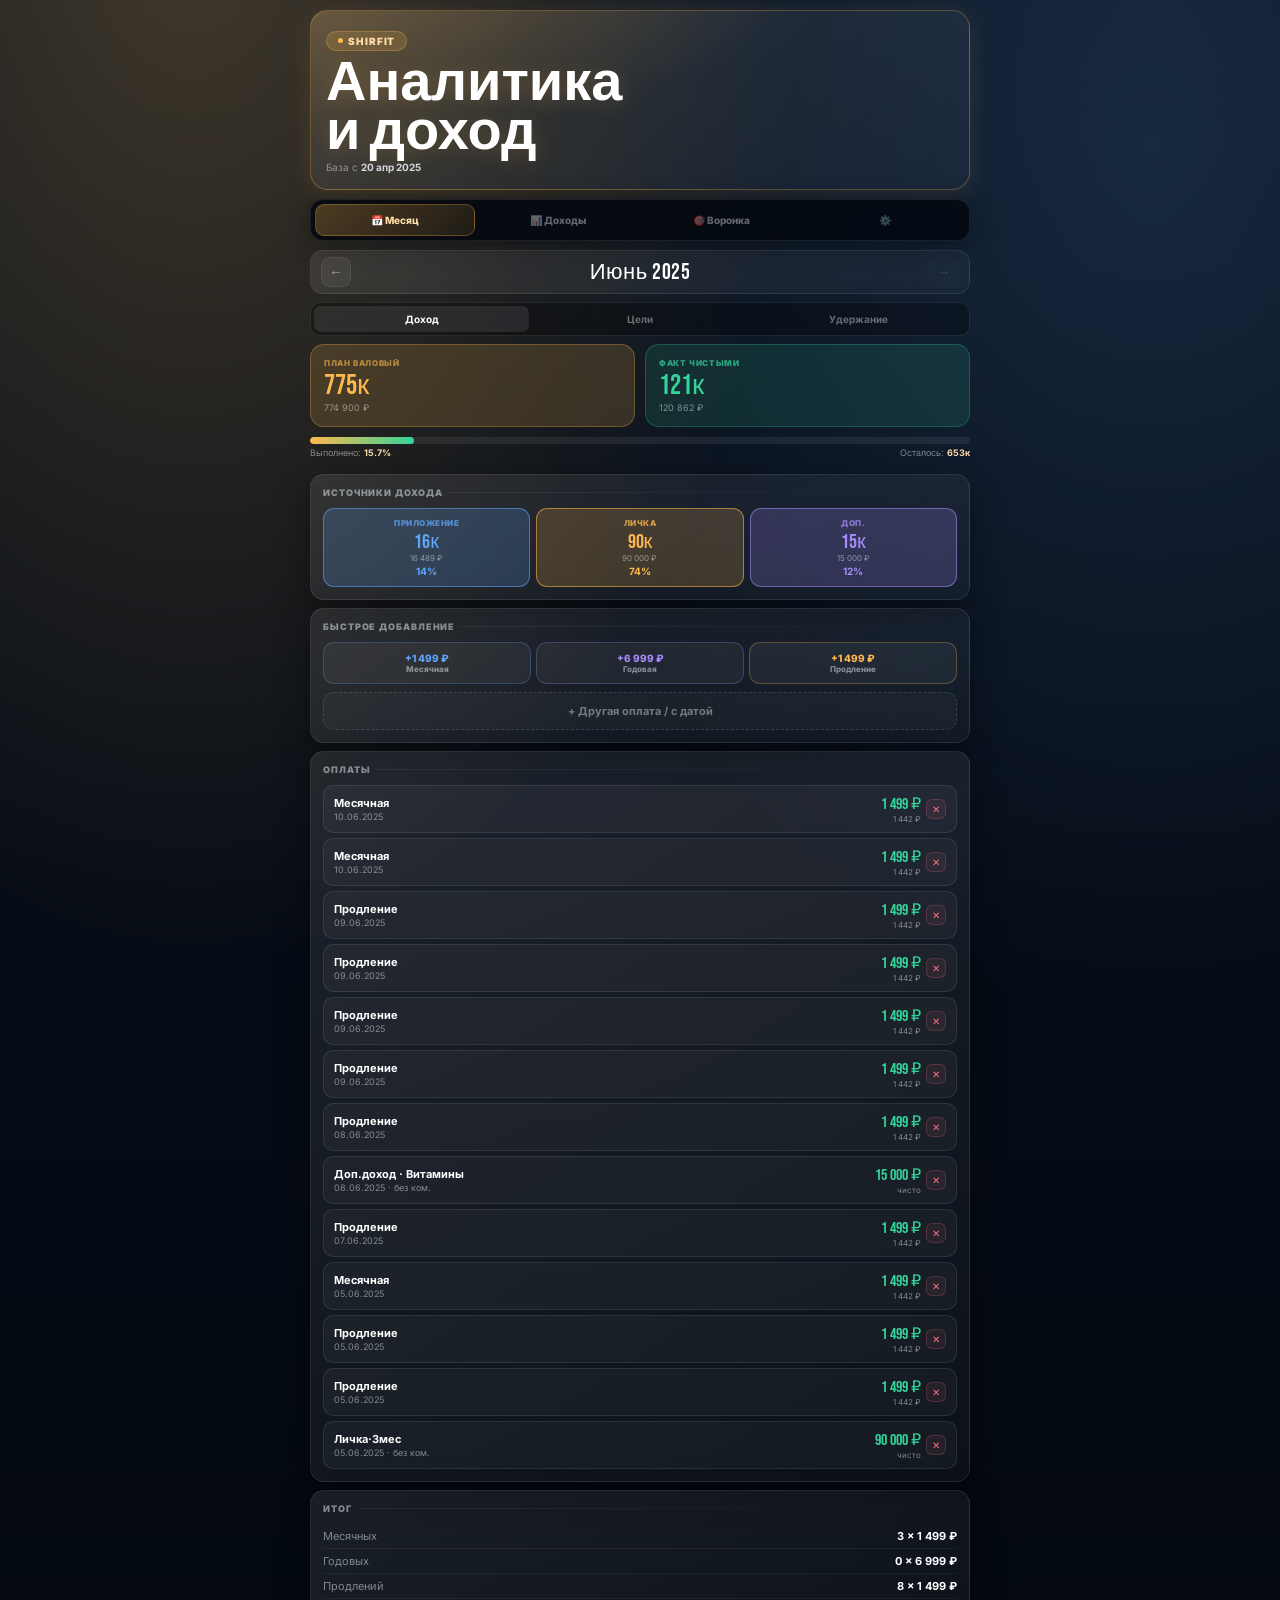
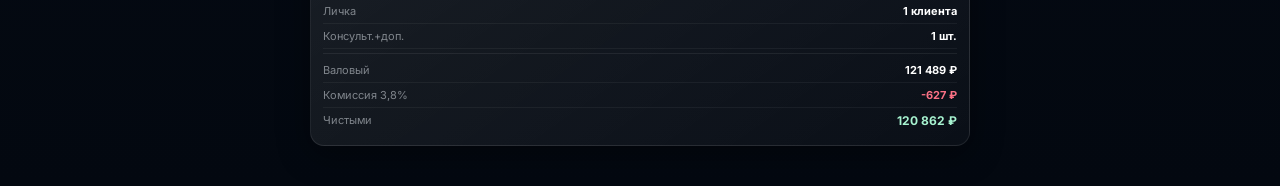
<file: кэш.html>
<!doctype html>
<html lang="ru">
<head>
<meta charset="utf-8">
<meta name="viewport" content="width=device-width,initial-scale=1,maximum-scale=1">
<title>SHIRFIT</title>
<style>
@import url('https://fonts.googleapis.com/css2?family=Bebas+Neue&family=Inter:wght@400;600;700;800;900&display=swap');
*{box-sizing:border-box;margin:0;padding:0}
button,input,select{outline:none!important}
button:focus,input:focus,select:focus{outline:none!important}
:root{
  --gold:#ffb84d;--gs:#ffdca7;--gd:rgba(255,184,77,.16);--gb:rgba(255,184,77,.28);
  --green:#34d399;--grs:#a7f3d0;--grd:rgba(52,211,153,.12);--grb:rgba(52,211,153,.25);
  --blue:#60a5fa;--bd:rgba(96,165,250,.13);
  --purple:#a78bfa;--pd:rgba(167,139,250,.13);
  --red:#fb7185;--rd:rgba(251,113,133,.12);
  --orange:#fb923c;
  --muted:rgba(235,242,248,.50);--quiet:rgba(235,242,248,.25);
  --glass:linear-gradient(145deg,rgba(255,255,255,.09),rgba(255,255,255,.03));
  --border:rgba(255,255,255,.09);
  --shadow:0 8px 32px rgba(0,0,0,.4);
}
html,body{min-height:100%;-webkit-tap-highlight-color:transparent}
body{
  background:
    radial-gradient(ellipse at 15% -5%,rgba(255,184,77,.22) 0%,transparent 40%),
    radial-gradient(ellipse at 90% 8%,rgba(96,165,250,.15) 0%,transparent 38%),
    linear-gradient(180deg,#0b1420 0%,#060c16 50%,#030810 100%);
  color:#f1f5f9;font-family:Inter,system-ui,sans-serif;padding-bottom:40px;
}
.app{max-width:680px;margin:0 auto;padding:10px 10px 0}

/* HERO */
.hero{padding:16px 15px;background:radial-gradient(ellipse at -10% -20%,rgba(255,184,77,.24) 0%,transparent 55%),var(--glass);border:1px solid var(--gb);border-radius:18px;margin-bottom:9px;position:relative;overflow:hidden;box-shadow:0 4px 24px rgba(255,184,77,.12)}
.badge{display:inline-flex;align-items:center;gap:5px;background:var(--gd);color:var(--gs);border:1px solid var(--gb);border-radius:999px;padding:3px 11px;font-size:10px;font-weight:900;letter-spacing:.09em;text-transform:uppercase;margin-bottom:8px}
.badge::before{content:"";width:5px;height:5px;border-radius:50%;background:var(--gold);animation:blink 2s infinite}
@keyframes blink{0%,100%{opacity:1}50%{opacity:.3}}
.hero h1{font-family:"Bebas Neue",sans-serif;font-size:clamp(36px,6vw,56px);line-height:.88;color:#fff;margin-bottom:4px;text-shadow:0 2px 20px rgba(255,184,77,.2)}
.hero-sub{font-size:10px;color:var(--muted)}
.hero-sub b{color:rgba(235,242,248,.85)}

/* ALERT */
.alert{display:none;padding:8px 12px;border-radius:10px;margin-bottom:11px;font-size:11px;font-weight:700}
.alert.w{background:rgba(251,146,60,.12);border:1px solid rgba(251,146,60,.25);color:#fed7aa;display:block}
.alert.d{background:var(--rd);border:1px solid rgba(251,113,133,.25);color:#fecdd3;display:block}

/* NAV */
.nav{display:flex;gap:4px;padding:4px;background:rgba(3,8,15,.85);border:1px solid var(--border);border-radius:13px;backdrop-filter:blur(24px);position:sticky;top:6px;z-index:100;margin-bottom:9px;box-shadow:0 4px 24px rgba(0,0,0,.35)}
.nb{flex:1;height:32px;border-radius:9px;border:1px solid transparent;background:transparent;color:rgba(255,255,255,.38);font-family:Inter,sans-serif;font-size:10px;font-weight:800;cursor:pointer;transition:.15s}
.nb.on{background:linear-gradient(135deg,rgba(255,184,77,.28),rgba(255,184,77,.10));color:var(--gs);border-color:var(--gb)}

/* VIEWS */
.view{display:none;flex-direction:column;gap:8px}
.view.on{display:flex}

/* CARDS */
.card{background:var(--glass);border:1px solid var(--border);border-radius:14px;padding:12px;box-shadow:var(--shadow)}
.card.gold{border-color:var(--gb);background:radial-gradient(ellipse at 0 0,rgba(255,184,77,.14),transparent 55%),var(--glass)}
.card.green{border-color:var(--grb);background:radial-gradient(ellipse at 0 0,rgba(52,211,153,.12),transparent 55%),var(--glass)}
.ct{font-size:9px;font-weight:900;text-transform:uppercase;letter-spacing:.10em;color:var(--muted);margin-bottom:10px;display:flex;align-items:center;gap:6px}
.ct::after{content:"";flex:1;height:1px;background:linear-gradient(90deg,rgba(255,255,255,.07),transparent)}

/* MONTH NAV */
.mnav{display:flex;align-items:center;gap:8px;background:var(--glass);border:1px solid var(--border);border-radius:13px;padding:6px 10px}
.marr{width:30px;height:30px;border-radius:9px;border:1px solid var(--border);background:rgba(255,255,255,.06);color:rgba(255,255,255,.55);font-size:14px;cursor:pointer;display:flex;align-items:center;justify-content:center;transition:.15s;flex-shrink:0}
.marr:hover{background:rgba(255,255,255,.12);color:#fff}
.marr:disabled{opacity:.2;cursor:default}
.mtitle{font-family:"Bebas Neue",sans-serif;font-size:22px;color:#fff;text-align:center;flex:1;letter-spacing:.5px}

/* TABS */
.tabs{display:flex;gap:3px;background:rgba(0,0,0,.3);border:1px solid var(--border);border-radius:10px;padding:3px}
.tab{flex:1;height:26px;border-radius:7px;border:none;background:transparent;color:rgba(255,255,255,.38);font-family:Inter,sans-serif;font-size:10px;font-weight:700;cursor:pointer;transition:.15s}
.tab.on{background:rgba(255,255,255,.09);color:#fff}

/* BIG NUMBER */
.bnum{font-family:"Bebas Neue",sans-serif;line-height:1}

/* HERO MONTH */
.mhero{display:grid;grid-template-columns:1fr 1fr;gap:10px;margin-bottom:4px}
.mhbox{border-radius:14px;padding:13px}
.mhbox.plan{background:var(--gd);border:1px solid var(--gb)}
.mhbox.fact{background:var(--grd);border:1px solid var(--grb)}
.mhlbl{font-size:8px;font-weight:900;text-transform:uppercase;letter-spacing:.08em;margin-bottom:4px}
.mhbox.plan .mhlbl{color:rgba(255,184,77,.6)}
.mhbox.fact .mhlbl{color:rgba(52,211,153,.7)}
.mhval{font-family:"Bebas Neue",sans-serif;font-size:28px;line-height:1}
.mhbox.plan .mhval{color:var(--gold)}
.mhbox.fact .mhval{color:var(--green)}
.mhsub{font-size:9px;color:var(--muted);margin-top:2px}
.progbar{height:7px;background:rgba(255,255,255,.07);border-radius:999px;overflow:hidden;margin-top:10px}
.progfill{height:100%;border-radius:999px;background:linear-gradient(90deg,var(--gold),var(--green));transition:width .5s ease;position:relative;overflow:hidden}
.progfill::after{content:"";position:absolute;top:0;left:-100%;width:60%;height:100%;background:linear-gradient(90deg,transparent,rgba(255,255,255,.3),transparent);animation:sh 2s infinite}
@keyframes sh{to{left:200%}}
.progmeta{display:flex;justify-content:space-between;font-size:9px;color:var(--muted);margin-top:3px}
.progmeta b{color:var(--gs)}

/* COUNTDOWN */
.cdwrap{display:flex;align-items:center;gap:11px;padding:11px 13px;border-radius:13px}
.cdwrap.urg{background:rgba(251,113,133,.08);border:1px solid rgba(251,113,133,.18)}
.cdwrap.nor{background:rgba(255,184,77,.07);border:1px solid rgba(255,184,77,.18)}
.cdwrap.ok{background:var(--grd);border:1px solid var(--grb)}
.cdring{position:relative;width:48px;height:48px;flex-shrink:0}
.cdring svg{transform:rotate(-90deg)}
.cdnum{position:absolute;top:50%;left:50%;transform:translate(-50%,-50%);font-family:"Bebas Neue",sans-serif;font-size:17px;line-height:1}
.cdtext{flex:1}
.cdlbl{font-size:8px;font-weight:900;text-transform:uppercase;letter-spacing:.07em;margin-bottom:1px}
.cddays{font-family:"Bebas Neue",sans-serif;font-size:22px;line-height:1}
.cdsub{font-size:9px;color:var(--muted)}

/* SPLIT */
.split{display:flex;gap:6px;width:100%}
.scard{flex:1 1 0;width:0;border-radius:11px;padding:9px;text-align:center;display:flex;flex-direction:column;justify-content:center;overflow:hidden}
.scard.app{background:rgba(96,165,250,.20);border:1px solid rgba(96,165,250,.55)}
.scard.coa{background:rgba(255,184,77,.18);border:1px solid rgba(255,184,77,.55)}
.scard.ext{background:rgba(167,139,250,.20);border:1px solid rgba(167,139,250,.55)}
.slbl{font-size:8px;font-weight:900;text-transform:uppercase;letter-spacing:.06em;margin-bottom:4px}
.scard.app .slbl{color:rgba(96,165,250,.75)}
.scard.coa .slbl{color:rgba(255,184,77,.75)}
.scard.ext .slbl{color:rgba(167,139,250,.75)}
.sval{font-family:"Bebas Neue",sans-serif;font-size:20px;line-height:1}
.scard.app .sval{color:var(--blue)}
.scard.coa .sval{color:var(--gold)}
.scard.ext .sval{color:var(--purple)}
.ssub{font-size:8px;color:var(--muted);margin-top:1px}
.spct{font-size:10px;font-weight:700;margin-top:2px}

/* QUICK ADD */
.qa{display:grid;grid-template-columns:repeat(3,1fr);gap:5px;margin-bottom:8px}
.qab{height:42px;border-radius:11px;border:1px solid var(--border);background:rgba(255,255,255,.05);color:rgba(255,255,255,.7);font-family:Inter,sans-serif;font-size:10px;font-weight:800;cursor:pointer;transition:.15s;display:flex;flex-direction:column;align-items:center;justify-content:center;gap:1px;line-height:1.2}
.qab:active{transform:scale(.96)}
.qab span{font-size:8px;color:var(--muted)}
.qab.m{border-color:rgba(96,165,250,.25);color:var(--blue)}
.qab.a{border-color:rgba(167,139,250,.25);color:var(--purple)}
.qab.r{border-color:var(--gb);color:var(--gold)}

/* TX */
.txlist{display:flex;flex-direction:column;gap:5px}
.txi{display:flex;justify-content:space-between;align-items:center;padding:8px 10px;background:rgba(255,255,255,.04);border:1px solid var(--border);border-radius:10px;gap:6px}
.txl{display:flex;flex-direction:column;gap:1px;flex:1;min-width:0}
.txtype{font-size:11px;font-weight:700;color:#fff;white-space:nowrap;overflow:hidden;text-overflow:ellipsis}
.txdate{font-size:9px;color:var(--muted)}
.txr{display:flex;align-items:center;gap:5px;flex-shrink:0}
.txamt{font-family:"Bebas Neue",sans-serif;font-size:16px;color:var(--green)}
.txnet{font-size:8px;color:var(--muted)}
.txdel{width:20px;height:20px;border-radius:6px;border:1px solid rgba(251,113,133,.2);background:rgba(251,113,133,.07);color:var(--red);font-size:10px;cursor:pointer;display:flex;align-items:center;justify-content:center}

/* ROW */
.row{display:flex;justify-content:space-between;font-size:11px;padding:5px 0;border-bottom:1px solid rgba(255,255,255,.05);gap:8px}
.row:last-child{border-bottom:none}
.row span{color:var(--muted)}
.row strong{color:#fff;font-weight:700;text-align:right}
.row.tot strong{color:var(--gs);font-size:12px}
.row.net strong{color:var(--grs);font-size:12px}
.row.los strong{color:var(--red)}
.row.head strong{color:var(--muted);font-size:9px;text-transform:uppercase;letter-spacing:.06em}

/* GOAL CARDS */
.ggrid{display:grid;grid-template-columns:repeat(3,1fr);gap:6px}
.gc{background:rgba(255,255,255,.05);border:1px solid var(--border);border-radius:11px;padding:9px}
.gch{display:flex;justify-content:space-between;margin-bottom:3px;align-items:baseline}
.gch b{font-size:10px;font-weight:700}
.gch small{font-size:9px;color:var(--muted)}
.gcn{font-family:"Bebas Neue",sans-serif;font-size:24px;line-height:1;margin-bottom:2px}
.gcp{font-size:9px;color:var(--muted);margin-bottom:2px}
.gcf{font-size:9px;font-weight:700;margin-bottom:5px}
.gcbar{height:3px;background:rgba(255,255,255,.07);border-radius:999px;overflow:hidden}
.gcfill{height:100%;border-radius:999px;transition:width .5s ease}

/* ACTIVE ZONE */
.azcard{border-radius:14px;padding:12px}
.azcard.red{background:radial-gradient(ellipse at 0 0,rgba(251,113,133,.16),transparent 55%),var(--glass);border:1px solid rgba(251,113,133,.2)}
.azcard.orange{background:radial-gradient(ellipse at 0 0,rgba(251,146,60,.16),transparent 55%),var(--glass);border:1px solid rgba(251,146,60,.22)}
.azcard.green{background:radial-gradient(ellipse at 0 0,rgba(52,211,153,.16),transparent 55%),var(--glass);border:1px solid var(--grb)}
.zbadge{display:inline-flex;align-items:center;gap:4px;border-radius:999px;padding:3px 9px;font-size:8px;font-weight:900;text-transform:uppercase;letter-spacing:.07em;margin-bottom:7px}
.red .zbadge{background:var(--rd);color:#fecdd3;border:1px solid rgba(251,113,133,.25)}
.orange .zbadge{background:rgba(251,146,60,.13);color:#fed7aa;border:1px solid rgba(251,146,60,.25)}
.green .zbadge{background:var(--grd);color:var(--grs);border:1px solid var(--grb)}
.zbadge::before{content:"";width:4px;height:4px;border-radius:50%;background:currentColor;animation:blink 2s infinite}
.azrow{display:flex;align-items:flex-end;justify-content:space-between;gap:8px}
.azbig{font-family:"Bebas Neue",sans-serif;font-size:54px;line-height:.9}
.red .azbig{color:var(--red)}
.orange .azbig{color:var(--orange)}
.green .azbig{color:var(--green)}
.azof{font-family:"Bebas Neue",sans-serif;font-size:20px;color:var(--muted);line-height:1;margin-bottom:2px}
.azmeta{font-size:10px;color:var(--muted);line-height:1.6;text-align:right}
.azmeta b{color:rgba(235,242,248,.85)}
.azbar{height:8px;background:rgba(255,255,255,.07);border-radius:999px;overflow:hidden;margin-top:8px}
.azfill{height:100%;border-radius:999px;transition:width .5s ease}
.red .azfill{background:linear-gradient(90deg,#fb7185,#f43f5e)}
.orange .azfill{background:linear-gradient(90deg,var(--orange),var(--gold))}
.green .azfill{background:linear-gradient(90deg,var(--gold),var(--green))}
.zlabels{display:flex;justify-content:space-between;font-size:8px;color:var(--quiet);margin-top:3px}

/* GOAL SUM */
.gsum{display:grid;grid-template-columns:1fr 1fr 1fr;gap:7px;margin-bottom:9px}
.gsbox{border-radius:12px;padding:10px;text-align:center}
.gsbox.plan{background:var(--gd);border:1px solid var(--gb)}
.gsbox.fact{background:var(--grd);border:1px solid var(--grb)}
.gsbox.done{background:rgba(255,255,255,.05);border:1px solid var(--border)}
.gslbl{font-size:8px;font-weight:900;text-transform:uppercase;letter-spacing:.06em;margin-bottom:2px}
.gsbox.plan .gslbl{color:rgba(255,184,77,.6)}
.gsbox.fact .gslbl{color:rgba(52,211,153,.6)}
.gsbox.done .gslbl{color:var(--muted)}
.gsval{font-family:"Bebas Neue",sans-serif;font-size:18px;line-height:1}
.gsbox.plan .gsval{color:var(--gold)}
.gsbox.fact .gsval{color:var(--green)}

/* METRICS */
.metrics{display:grid;grid-template-columns:1fr 1fr;gap:6px}
.met{background:rgba(255,255,255,.05);border:1px solid var(--border);border-radius:11px;padding:10px}
.metl{font-size:8px;color:var(--muted);font-weight:700;text-transform:uppercase;letter-spacing:.06em}
.metv{font-family:"Bebas Neue",sans-serif;font-size:28px;color:#fff;line-height:1;margin-top:2px}
.mets{font-size:9px;color:var(--muted);margin-top:1px}

/* CHART */
.chart{display:flex;align-items:flex-end;gap:5px;height:56px;padding:0 1px}
.cbar-w{flex:1;display:flex;flex-direction:column;align-items:center;gap:2px}
.cbar{width:100%;border-radius:3px 3px 0 0;min-height:2px;transition:height .5s ease}
.cbar-l{font-size:7px;color:var(--muted);font-weight:700;text-align:center}
.cbar-v{font-size:7px;color:var(--quiet);font-weight:700}

/* FUNNEL */
.funnel{display:flex;align-items:center;gap:5px;flex-wrap:wrap}
.fpill{flex:1;min-width:60px;background:rgba(255,255,255,.05);border:1px solid var(--border);border-radius:12px;padding:8px;text-align:center}
.flbl{font-size:8px;text-transform:uppercase;letter-spacing:.06em;color:var(--muted);font-weight:700}
.fnum{font-family:"Bebas Neue",sans-serif;font-size:24px;line-height:1;margin-top:2px}
.fpct{font-size:9px;color:var(--muted);margin-top:1px}
.farr{color:var(--quiet);font-size:14px;flex-shrink:0}

/* EDIT */
.editable{cursor:pointer;border-radius:4px;padding:1px 3px;transition:background .12s;display:inline-block}
.editable:hover{background:rgba(255,255,255,.09)}

/* DATE RANGE */
.drange{display:flex;align-items:center;gap:5px;padding:7px 10px;background:rgba(255,255,255,.05);border:1px solid var(--border);border-radius:10px;flex-wrap:wrap}
.drange label{font-size:9px;font-weight:700;color:var(--muted);text-transform:uppercase}
.drange input[type=date]{height:27px;border-radius:7px;border:1px solid var(--border);background:rgba(255,255,255,.07);color:#fff;font-family:Inter,sans-serif;font-size:10px;font-weight:600;padding:0 6px;outline:none;-webkit-appearance:none;min-width:108px}
.drange input[type=date]:focus{border-color:var(--gb)}
.drbtn{height:27px;padding:0 10px;border-radius:7px;border:1px solid var(--gb);background:var(--gd);color:var(--gs);font-family:Inter,sans-serif;font-size:10px;font-weight:700;cursor:pointer}

/* ADD BTN */
.addbtn{display:flex;align-items:center;justify-content:center;gap:5px;width:100%;height:38px;border-radius:11px;border:1px dashed rgba(255,255,255,.13);background:rgba(255,255,255,.03);color:rgba(255,255,255,.4);font-family:Inter,sans-serif;font-size:11px;font-weight:700;cursor:pointer;transition:.15s}
.addbtn:hover{background:rgba(255,255,255,.06);color:#fff;border-color:rgba(255,255,255,.2)}

.g2{display:grid;grid-template-columns:1fr 1fr;gap:9px}
.hint{font-size:9px;color:rgba(255,184,77,.4);font-weight:600;margin-bottom:5px}

/* MODAL */
.mo{position:fixed;inset:0;background:rgba(0,0,0,.8);z-index:200;display:none;align-items:flex-end;justify-content:center;backdrop-filter:blur(6px)}
.mo.on{display:flex}
.md{background:linear-gradient(180deg,#0f1e30,#070d18);border:1px solid rgba(255,255,255,.10);border-bottom:none;border-radius:20px 20px 0 0;padding:16px 15px 26px;width:100%;max-width:500px;animation:sup .2s ease;position:relative}
@keyframes sup{from{transform:translateY(100%)}to{transform:translateY(0)}}
.mdh{width:30px;height:3px;border-radius:999px;background:rgba(255,255,255,.15);margin:0 auto 13px}
.mdt{font-family:"Bebas Neue",sans-serif;font-size:22px;color:#fff;margin-bottom:12px;letter-spacing:.5px}
.mdc{position:absolute;top:15px;right:13px;width:25px;height:25px;border-radius:7px;border:1px solid var(--border);background:rgba(255,255,255,.06);color:var(--muted);font-size:12px;cursor:pointer;display:flex;align-items:center;justify-content:center}
.fi{margin-bottom:9px}
.fi label{display:block;font-size:9px;font-weight:700;text-transform:uppercase;letter-spacing:.07em;color:var(--muted);margin-bottom:4px}
.fi input,.fi select{width:100%;height:38px;border-radius:10px;border:1px solid var(--border);background:rgba(255,255,255,.06);color:#fff;font-family:Inter,sans-serif;font-size:12px;font-weight:600;padding:0 10px;outline:none;-webkit-appearance:none}
.fi input:focus,.fi select:focus{border-color:var(--gb)}
.fi select option{background:#0f1e30;color:#fff}
.cbrow{display:flex;align-items:center;gap:7px;padding:7px 10px;background:rgba(255,255,255,.05);border:1px solid var(--border);border-radius:10px;cursor:pointer;margin-bottom:9px}
.cbrow input[type=checkbox]{width:14px;height:14px;accent-color:var(--green);cursor:pointer}
.cbrow span{font-size:11px;font-weight:600;color:rgba(235,242,248,.8)}
.mbtn{width:100%;height:42px;border-radius:12px;border:none;background:linear-gradient(135deg,#ffb84d,rgba(255,184,77,.6));color:#0a1520;font-family:Inter,sans-serif;font-size:13px;font-weight:900;cursor:pointer;transition:.15s;box-shadow:0 4px 16px rgba(255,184,77,.2)}
.mbtn.danger{background:linear-gradient(135deg,rgba(251,113,133,.85),rgba(244,63,94,.6));color:#fff}
.mbtn.green{background:linear-gradient(135deg,rgba(52,211,153,.8),rgba(16,185,129,.55));color:#0a1520}

/* ACTIVE EDITOR */
.ae-row{display:flex;align-items:center;justify-content:space-between;padding:11px 0;border-bottom:1px solid rgba(255,255,255,.06);gap:10px}
.ae-row:last-child{border-bottom:none}
.ae-lbl{font-size:13px;font-weight:700;color:#fff}
.ae-right{display:flex;align-items:center;gap:8px}
.ae-num{font-family:"Bebas Neue",sans-serif;font-size:26px;min-width:40px;text-align:right}
.ae-inp{display:none;width:68px;height:36px;border-radius:9px;border:2px solid rgba(255,184,77,.5);background:rgba(255,184,77,.10);color:#fff;font-family:"Bebas Neue",sans-serif;font-size:24px;padding:0 5px;text-align:center;outline:none}
.ae-ebtn{height:32px;padding:0 10px;border-radius:8px;border:1px solid var(--border);background:rgba(255,255,255,.07);color:rgba(255,255,255,.65);font-family:Inter,sans-serif;font-size:10px;font-weight:700;cursor:pointer}
.ae-sbtn{display:none;height:32px;padding:0 10px;border-radius:8px;border:none;background:linear-gradient(135deg,rgba(255,184,77,.85),rgba(255,184,77,.6));color:#0a1520;font-family:Inter,sans-serif;font-size:10px;font-weight:900;cursor:pointer}

/* TOAST */
.toast{position:fixed;bottom:18px;left:50%;transform:translateX(-50%);background:rgba(52,211,153,.14);border:1px solid var(--grb);color:var(--grs);border-radius:10px;padding:7px 15px;font-size:11px;font-weight:700;z-index:300;opacity:0;transition:opacity .25s;pointer-events:none;white-space:nowrap}
.toast.on{opacity:1}

@media(max-width:480px){
  .ggrid{grid-template-columns:1fr 1fr}
  .split{grid-template-columns:1fr 1fr 1fr}
  .metrics{grid-template-columns:1fr 1fr}
  .g2{grid-template-columns:1fr}
}
</style>
</head>
<body>
<div class="app">

<div class="hero">
  <div class="badge">SHIRFIT</div>
  <h1>Аналитика<br>и доход</h1>
  <p class="hero-sub">База с <b>20 апр 2025</b></p>
</div>

<div class="alert" id="alert"></div>

<div class="nav">
  <button class="nb on" onclick="NAV('month')">📅 Месяц</button>
  <button class="nb" onclick="NAV('income')">📊 Доходы</button>
  <button class="nb" onclick="NAV('funnel')">🎯 Воронка</button>
  <button class="nb" onclick="NAV('cfg')">⚙️</button>
</div>

<!-- ═══ МЕСЯЦ ═══ -->
<div id="v-month" class="view on">
  <div class="mnav">
    <button class="marr" id="marr-p" onclick="CM(-1)">←</button>
    <div style="text-align:center;flex:1"><div class="mtitle" id="mtitle"></div></div>
    <button class="marr" id="marr-n" onclick="CM(1)">→</button>
  </div>
  <div class="tabs">
    <button class="tab on" onclick="MT('inc')">Доход</button>
    <button class="tab" onclick="MT('goals')">Цели</button>
    <button class="tab" onclick="MT('ret')">Удержание</button>
  </div>

  <div id="mt-inc" class="view on">
    <div id="mhero-wrap"></div>
    <div id="mcd-wrap"></div>
    <div class="card"><div class="ct">Источники дохода</div><div class="split" id="msplit"></div></div>
    <div class="card">
      <div class="ct">Быстрое добавление</div>
      <div class="qa">
        <button class="qab m" onclick="QA('app-monthly')">+1 499 ₽<span>Месячная</span></button>
        <button class="qab a" onclick="QA('app-annual')">+6 999 ₽<span>Годовая</span></button>
        <button class="qab r" onclick="QA('app-renewal')">+1 499 ₽<span>Продление</span></button>
      </div>
      <button class="addbtn" onclick="OM('pay')">+ Другая оплата / с датой</button>
    </div>
    <div class="card"><div class="ct">Оплаты</div><div class="txlist" id="txlist"></div></div>
    <div class="card"><div class="ct">Итог</div><div id="msum"></div></div>
  </div>

  <div id="mt-goals" class="view">
    <div class="hint">✏️ Нажми на цифру плана чтобы изменить</div>
    <div class="card"><div id="gsum"></div></div>
    <div class="ggrid" id="gcards"></div>
    <div id="azcard"></div>
  </div>

  <div id="mt-ret" class="view">
    <div class="card"><div class="ct">Удержание</div><div id="retcnt"></div></div>
    <div class="card"><div class="ct">Динамика активных</div><div id="achist"></div></div>
  </div>
</div>

<!-- ═══ ДОХОДЫ ═══ -->
<div id="v-income" class="view">
  <div class="drange">
    <label>С</label>
    <input type="date" id="rfrom" value="2025-04-20">
    <label>По</label>
    <input type="date" id="rto">
    <button class="drbtn" onclick="RI()">Применить</button>
  </div>
  <div class="metrics" id="inc-metrics"></div>
  <div class="card"><div class="ct">Источники за период</div><div class="split" id="inc-split"></div></div>
  <div class="g2">
    <div class="card"><div class="ct">Средний чек</div><div id="avg-all"></div></div>
    <div class="card"><div class="ct">Средний · приложение</div><div id="avg-app"></div></div>
  </div>
  <div class="card"><div class="ct">Доход по месяцам</div><div class="chart" id="mchart"></div></div>
  <div class="card"><div class="ct">Сводка</div><div id="inc-sum"></div></div>
  <div class="card"><div class="ct">Все оплаты</div><div class="txlist" id="inc-tx"></div></div>
</div>

<!-- ═══ ВОРОНКА ═══ -->
<div id="v-funnel" class="view">
  <div class="tabs">
    <button class="tab on" onclick="FT('total')">Итого</button>
    <button class="tab" onclick="FT('months')">По месяцам</button>
    <button class="tab" onclick="FT('before13')">До 13 мая</button>
  </div>

  <div id="ft-total" class="view on">
    <div class="card">
      <div class="ct">Воронка · суммарно</div>
      <div class="funnel" id="f-total"></div>
    </div>
    <div class="card"><div class="ct">Конверсии</div><div id="f-total-conv"></div></div>
  </div>

  <div id="ft-months" class="view">
    <div class="hint">✏️ Нажми на цифру чтобы изменить · данные суммируются в итого</div>
    <div class="card" id="f-months-card"></div>
  </div>

  <div id="ft-before13" class="view">
    <div class="g2" style="margin-bottom:9px">
      <div style="background:rgba(255,255,255,.05);border:1px solid var(--border);border-radius:13px;padding:12px;text-align:center">
        <div style="font-size:8px;font-weight:700;text-transform:uppercase;letter-spacing:.06em;color:var(--muted);margin-bottom:4px">До 13 мая</div>
        <div style="font-family:'Bebas Neue',sans-serif;font-size:40px;color:#fff;line-height:1">48.1%</div>
        <div style="font-size:9px;color:var(--muted);margin-top:2px">247 из 514</div>
      </div>
      <div style="background:var(--grd);border:1px solid var(--grb);border-radius:13px;padding:12px;text-align:center">
        <div style="font-size:8px;font-weight:700;text-transform:uppercase;letter-spacing:.06em;color:rgba(52,211,153,.7);margin-bottom:4px">После 13 мая</div>
        <div style="font-family:'Bebas Neue',sans-serif;font-size:40px;color:var(--green);line-height:1">75.0%</div>
        <div style="font-size:9px;color:var(--muted);margin-top:2px">120 из 160</div>
      </div>
    </div>
    <div class="card">
      <div class="ct">Эффект правки 13 мая</div>
      <div class="row"><span>Вход→расчёт до правки</span><strong style="color:var(--red)">48.1%</strong></div>
      <div class="row"><span>Вход→расчёт после правки</span><strong style="color:var(--green)">75.0%</strong></div>
      <div class="row"><span>Рост</span><strong style="color:var(--green)">+26.9 п.п.</strong></div>
      <div class="row"><span>Что изменили</span><strong>Убрали обязательное фото</strong></div>
    </div>
  </div>
</div>

<!-- ═══ НАСТРОЙКИ ═══ -->
<div id="v-cfg" class="view">
  <div class="tabs">
    <button class="tab on" onclick="CT('active')">👥 Активные</button>
    <button class="tab" onclick="CT('data')">⚙️ Данные</button>
  </div>

  <div id="ct-active" class="view on">
    <div class="card">
      <div class="ct">Активных подписчиков по месяцам</div>
      <div id="ae-list"></div>
    </div>
    <div style="background:var(--grd);border:1px solid var(--grb);border-radius:13px;padding:14px;text-align:center">
      <div style="font-size:9px;font-weight:900;text-transform:uppercase;letter-spacing:.08em;color:rgba(52,211,153,.7);margin-bottom:5px">Сейчас активных</div>
      <div style="font-family:'Bebas Neue',sans-serif;font-size:48px;line-height:1" id="ae-total">—</div>
      <div style="font-size:10px;color:var(--muted);margin-top:3px" id="ae-total-sub"></div>
    </div>
  </div>

  <div id="ct-data" class="view">
    <div class="card">
      <div class="ct">Управление данными</div>
      <div style="display:flex;flex-direction:column;gap:7px">
        <button class="addbtn" onclick="OM('newmon')" style="border-color:var(--gb);color:var(--gs)">+ Добавить месяц</button>
        <button class="addbtn" onclick="EXP()">📤 Экспорт JSON</button>
        <button class="addbtn" onclick="document.getElementById('impfile').click()">📥 Импорт JSON</button>
        <input type="file" id="impfile" accept=".json" style="display:none" onchange="IMP(event)">
        <button class="addbtn" onclick="OM('reset')" style="border-color:rgba(251,113,133,.3);color:var(--red)">🗑 Сбросить данные</button>
      </div>
    </div>
    <div class="card">
      <div class="ct">Инфо</div>
      <div class="row"><span>Версия</span><strong>5.0</strong></div>
      <div class="row"><span>Хранение</span><strong>LocalStorage</strong></div>
      <div class="row"><span>База с</span><strong>20 апр 2025</strong></div>
    </div>
  </div>
</div>
</div>

<!-- MODALS -->
<div class="mo" id="mo-pay">
  <div class="md">
    <div class="mdh"></div><button class="mdc" onclick="CM2('pay')">✕</button>
    <div class="mdt">Добавить оплату</div>
    <div class="fi"><label>Тип</label>
      <select id="ptype" onchange="PTC()">
        <optgroup label="Приложение">
          <option value="app-monthly">Месячная · 1 499 ₽</option>
          <option value="app-annual">Годовая · 6 999 ₽</option>
          <option value="app-renewal">Продление · 1 499 ₽</option>
        </optgroup>
        <optgroup label="Личная работа">
          <option value="coaching-month">Личка · мес · 40 000 ₽</option>
          <option value="coaching-3month">Личка · 3 мес · 90 000 ₽</option>
        </optgroup>
        <optgroup label="Другое">
          <option value="consult">Консультация</option>
          <option value="extra">Доп. доход</option>
        </optgroup>
      </select>
    </div>
    <div class="fi" id="pamtf"><label>Сумма (₽)</label><input type="number" id="pamt" placeholder="0"></div>
    <div class="fi"><label>Дата</label><input type="date" id="pdate"></div>
    <div class="fi" id="pnotef" style="display:none"><label>Примечание</label><input type="text" id="pnote" placeholder="напр: витамины"></div>
    <label class="cbrow" id="pncw"><input type="checkbox" id="pnc"><span>Без комиссии 3,8%</span></label>
    <button class="mbtn" onclick="ADDP()">Добавить</button>
  </div>
</div>

<div class="mo" id="mo-newmon">
  <div class="md">
    <div class="mdh"></div><button class="mdc" onclick="CM2('newmon')">✕</button>
    <div class="mdt">Новый месяц</div>
    <div class="fi"><label>Месяц</label>
      <select id="nmsel">
        <option value="7">Июль 2025</option><option value="8">Август 2025</option>
        <option value="9">Сентябрь 2025</option><option value="10">Октябрь 2025</option>
        <option value="11">Ноябрь 2025</option><option value="12">Декабрь 2025</option>
      </select>
    </div>
    <button class="mbtn" onclick="ADDM()">Создать</button>
  </div>
</div>

<div class="mo" id="mo-reset">
  <div class="md">
    <div class="mdh"></div><button class="mdc" onclick="CM2('reset')">✕</button>
    <div class="mdt" style="color:var(--red)">Сброс данных</div>
    <p style="font-size:12px;color:var(--muted);margin-bottom:12px;line-height:1.5">Все данные удалятся безвозвратно.</p>
    <button class="mbtn danger" onclick="RST()">Удалить всё</button>
  </div>
</div>

<div class="toast" id="toast"></div>

<script>
// ══════════════════════════════════════
// КОНСТАНТЫ
// ══════════════════════════════════════
const COM = 0.038;
const PR = {'app-monthly':1499,'app-annual':6999,'app-renewal':1499,'coaching-month':40000,'coaching-3month':90000};
const TL = {'app-monthly':'Месячная','app-annual':'Годовая','app-renewal':'Продление','coaching-month':'Личка·мес','coaching-3month':'Личка·3мес','consult':'Консультация','extra':'Доп.доход'};
const MN = ['','Январь','Февраль','Март','Апрель','Май','Июнь','Июль','Август','Сентябрь','Октябрь','Ноябрь','Декабрь'];
const MD = [0,31,28,31,30,31,30,31,31,30,31,30,31];

// ══════════════════════════════════════
// ДАННЫЕ ПО УМОЛЧАНИЮ
// ══════════════════════════════════════
const DEF = {
  months: {
    '2025-4': {
      y:2025, m:4, as:0, ae:0,
      g:{active:100,annual:10,mapp:53,ren:37,cm:4,c3:4,extra:50000},
      p:[],
      f:{links:0,entered:0,calc:0,bought:0}
    },
    '2025-5': {
      y:2025, m:5, as:0, ae:37,
      g:{active:100,annual:10,mapp:53,ren:37,cm:4,c3:4,extra:50000},
      f:{links:1300,entered:929,calc:529,bought:37},
      p:[
        {id:'p1',t:'app-monthly',a:1499,d:'2025-05-05',nc:false,n:''},
        {id:'p2',t:'app-monthly',a:1499,d:'2025-05-07',nc:false,n:''},
        {id:'p3',t:'app-monthly',a:1499,d:'2025-05-09',nc:false,n:''},
        {id:'p4',t:'app-monthly',a:1499,d:'2025-05-11',nc:false,n:''},
        {id:'p5',t:'app-monthly',a:1499,d:'2025-05-13',nc:false,n:''},
        {id:'p6',t:'app-monthly',a:1499,d:'2025-05-15',nc:false,n:''},
        {id:'p7',t:'app-monthly',a:1499,d:'2025-05-17',nc:false,n:''},
        {id:'p8',t:'app-monthly',a:1499,d:'2025-05-19',nc:false,n:''},
        {id:'p9',t:'app-monthly',a:1499,d:'2025-05-21',nc:false,n:''},
        {id:'p10',t:'app-monthly',a:1499,d:'2025-05-23',nc:false,n:''},
        {id:'p11',t:'app-monthly',a:1499,d:'2025-05-25',nc:false,n:''},
        {id:'p12',t:'app-monthly',a:1499,d:'2025-05-26',nc:false,n:''},
        {id:'p13',t:'app-monthly',a:1499,d:'2025-05-27',nc:false,n:''},
        {id:'p14',t:'app-monthly',a:1499,d:'2025-05-28',nc:false,n:''},
        {id:'p15',t:'app-monthly',a:1499,d:'2025-05-29',nc:false,n:''},
        {id:'p16',t:'app-monthly',a:1499,d:'2025-05-30',nc:false,n:''},
        {id:'p17',t:'app-monthly',a:1499,d:'2025-05-31',nc:false,n:''},
        {id:'p18',t:'app-annual',a:6999,d:'2025-05-06',nc:false,n:''},
        {id:'p19',t:'app-annual',a:6999,d:'2025-05-12',nc:false,n:''},
        {id:'p20',t:'app-annual',a:6999,d:'2025-05-18',nc:false,n:''},
        {id:'p21',t:'app-annual',a:6999,d:'2025-05-24',nc:false,n:''},
        {id:'p22',t:'app-annual',a:6999,d:'2025-05-29',nc:false,n:''},
        {id:'p23',t:'app-monthly',a:1499,d:'2025-05-10',nc:false,n:''},
        {id:'p24',t:'app-monthly',a:1499,d:'2025-05-14',nc:false,n:''},
        {id:'p25',t:'app-monthly',a:1499,d:'2025-05-16',nc:false,n:''},
        {id:'p26',t:'app-monthly',a:1499,d:'2025-05-20',nc:false,n:''},
        {id:'p27',t:'app-monthly',a:1499,d:'2025-05-22',nc:false,n:''},
        {id:'p33',t:'app-renewal',a:1499,d:'2025-05-05',nc:false,n:''},
        {id:'p34',t:'app-renewal',a:1499,d:'2025-05-10',nc:false,n:''},
        {id:'p35',t:'app-renewal',a:1499,d:'2025-05-15',nc:false,n:''},
        {id:'p36',t:'app-renewal',a:1499,d:'2025-05-20',nc:false,n:''},
        {id:'p37',t:'app-renewal',a:1499,d:'2025-05-25',nc:false,n:''},
        {id:'p38',t:'app-renewal',a:1499,d:'2025-05-27',nc:false,n:''},
        {id:'p39',t:'app-renewal',a:1499,d:'2025-05-28',nc:false,n:''},
        {id:'p40',t:'app-renewal',a:1499,d:'2025-05-29',nc:false,n:''},
        {id:'p41',t:'app-renewal',a:1499,d:'2025-05-31',nc:false,n:''},
        {id:'p42',t:'coaching-month',a:40000,d:'2025-05-10',nc:false,n:''},
        {id:'p43',t:'coaching-month',a:40000,d:'2025-05-15',nc:false,n:''},
        {id:'p44',t:'coaching-3month',a:90000,d:'2025-05-12',nc:false,n:''},
        {id:'p45',t:'coaching-3month',a:90000,d:'2025-05-22',nc:true,n:''},
        {id:'p46',t:'consult',a:8000,d:'2025-05-15',nc:false,n:''},
      ]
    },
    '2025-6': {
      y:2025, m:6, as:37, ae:35,
      g:{active:100,annual:10,mapp:53,ren:37,cm:4,c3:4,extra:50000},
      f:{links:250,entered:107,calc:73,bought:11},
      p:[
        {id:'j1',t:'app-monthly',a:1499,d:'2025-06-05',nc:false,n:''},
        {id:'j2',t:'app-renewal',a:1499,d:'2025-06-05',nc:false,n:''},
        {id:'j3',t:'app-renewal',a:1499,d:'2025-06-05',nc:false,n:''},
        {id:'j4',t:'app-renewal',a:1499,d:'2025-06-07',nc:false,n:''},
        {id:'j5',t:'app-renewal',a:1499,d:'2025-06-08',nc:false,n:''},
        {id:'j6',t:'app-renewal',a:1499,d:'2025-06-09',nc:false,n:''},
        {id:'j7',t:'coaching-3month',a:90000,d:'2025-06-05',nc:true,n:''},
        {id:'j8',t:'extra',a:15000,d:'2025-06-08',nc:true,n:'Витамины'},
        {id:'j9',t:'app-renewal',a:1499,d:'2025-06-09',nc:false,n:''},
        {id:'j10',t:'app-renewal',a:1499,d:'2025-06-09',nc:false,n:''},
        {id:'j11',t:'app-renewal',a:1499,d:'2025-06-09',nc:false,n:''},
        {id:'j12',t:'app-monthly',a:1499,d:'2025-06-10',nc:false,n:''},
        {id:'j13',t:'app-monthly',a:1499,d:'2025-06-10',nc:false,n:''},
      ]
    }
  }
};

// ══════════════════════════════════════
// STATE
// ══════════════════════════════════════
let DB = {};
let CK = '2025-6';
let RF = '2025-04-20';
let RT = new Date().toISOString().split('T')[0];

// ══════════════════════════════════════
// DB
// ══════════════════════════════════════
function loadDB() {
  try {
    const s = localStorage.getItem('sf5');
    DB = s ? JSON.parse(s) : JSON.parse(JSON.stringify(DEF));
  } catch(e) {
    DB = JSON.parse(JSON.stringify(DEF));
  }
  sanitize();
  save();
}

function sanitize() {
  if (!DB || typeof DB !== 'object') { DB = JSON.parse(JSON.stringify(DEF)); return; }
  if (!DB.months || typeof DB.months !== 'object') DB.months = JSON.parse(JSON.stringify(DEF.months));
  Object.keys(DB.months).forEach(k => {
    const m = DB.months[k];
    if (!Array.isArray(m.p)) m.p = [];
    if (!m.g || typeof m.g !== 'object') m.g = {};
    if (typeof m.ae !== 'number') m.ae = 0;
    if (typeof m.as !== 'number') m.as = 0;
    if (!m.f || typeof m.f !== 'object') m.f = {links:0,entered:0,calc:0,bought:0};
    if (typeof m.f.links !== 'number') m.f.links = 0;
    if (typeof m.f.entered !== 'number') m.f.entered = 0;
    if (typeof m.f.calc !== 'number') m.f.calc = 0;
    if (typeof m.f.bought !== 'number') m.f.bought = 0;
    if (typeof m.y !== 'number') { const [yy,mm] = k.split('-').map(Number); m.y=yy; m.m=mm; }
  });
}

function save() { localStorage.setItem('sf5', JSON.stringify(DB)); }
function GM(k) { return DB.months[k] || null; }
function MKS() {
  return Object.keys(DB.months).sort((a,b) => {
    const [ay,am] = a.split('-').map(Number);
    const [by,bm] = b.split('-').map(Number);
    return ay !== by ? ay - by : am - bm;
  });
}

// ══════════════════════════════════════
// ВЫЧИСЛЕНИЯ
// ══════════════════════════════════════
function calc(payments) {
  let gross=0, net=0, am=0, aa=0, ar=0, cm=0, c3=0, co=0, ex=0;
  let ag=0, an=0, cg=0, cn=0, eg=0, en=0;
  payments.forEach(p => {
    const a = p.a || 0, c = p.nc ? 0 : a * COM;
    gross += a; net += a - c;
    if (['app-monthly','app-annual','app-renewal'].includes(p.t)) { ag+=a; an+=a-c; }
    if (['coaching-month','coaching-3month'].includes(p.t))       { cg+=a; cn+=a-c; }
    if (['consult','extra'].includes(p.t))                        { eg+=a; en+=a-c; }
    if (p.t==='app-monthly')  am++;
    if (p.t==='app-annual')   aa++;
    if (p.t==='app-renewal')  ar++;
    if (p.t==='coaching-month') cm++;
    if (p.t==='coaching-3month') c3++;
    if (p.t==='consult') co++;
    if (p.t==='extra')   ex++;
  });
  return {gross,net,am,aa,ar,cm,c3,co,ex,ag,an,cg,cn,eg,en};
}

function F(n) { return Math.round(n).toLocaleString('ru-RU') + ' ₽'; }
function FK(n) { const k = Math.round(n/1000); return k >= 1 ? k+'к' : F(n); }
function PC(a,b) { return b > 0 ? Math.round(a/b*1000)/10 : 0; }
function FD(d) { if(!d) return ''; const [y,mo,day] = d.split('-'); return `${day}.${mo}.${y}`; }

// ══════════════════════════════════════
// INLINE EDIT — надёжная версия
// ══════════════════════════════════════
function mkEdit(el, getVal, onSave) {
  el.classList.add('editable');
  el.title = 'Нажми чтобы изменить';
  el.addEventListener('click', function handler(e) {
    e.stopPropagation();
    if (el._editing) return;
    el._editing = true;
    el.style.background = 'rgba(255,184,77,.12)';
    el.style.outline = '1px solid rgba(255,184,77,.3)';
    const cv = getVal();
    const inp = document.createElement('input');
    inp.type = 'number';
    inp.value = cv;
    inp.style.cssText = 'background:transparent;border:none;outline:none;color:inherit;font-family:inherit;font-size:inherit;font-weight:inherit;padding:0;text-align:center;-moz-appearance:textfield;width:' + (String(cv).length + 2) + 'ch';
    inp.addEventListener('click', e2 => e2.stopPropagation());
    el.textContent = '';
    el.appendChild(inp);
    inp.focus(); inp.select();
    let done = false;
    function finish() {
      if (done) return; done = true;
      const v = parseInt(inp.value);
      el._editing = false;
      el.style.background = '';
      el.style.outline = '';
      if (!isNaN(v) && v >= 0) { el.textContent = v; onSave(v); }
      else { el.textContent = cv; }
    }
    inp.addEventListener('blur', finish);
    inp.addEventListener('keydown', ev => {
      if (ev.key === 'Enter') inp.blur();
      if (ev.key === 'Escape') { done=true; el._editing=false; el.style.background=''; el.style.outline=''; el.textContent=cv; }
      inp.style.width = (inp.value.length + 2) + 'ch';
    });
  });
}

// ══════════════════════════════════════
// НАВИГАЦИЯ
// ══════════════════════════════════════
let curNav = 'month';
function NAV(name) {
  curNav = name;
  document.querySelectorAll('.view[id^="v-"]').forEach(v => v.classList.remove('on'));
  document.getElementById('v-' + name).classList.add('on');
  document.querySelectorAll('.nav .nb').forEach((b,i) => b.classList.toggle('on', ['month','income','funnel','cfg'][i] === name));
  if (name === 'month')  renderMonth();
  if (name === 'income') renderIncome();
  if (name === 'funnel') renderFunnel();
  if (name === 'cfg')    renderCfg();
}

function MT(name) {
  ['inc','goals','ret'].forEach(t => document.getElementById('mt-'+t).classList.toggle('on', t===name));
  document.querySelectorAll('#v-month .tabs .tab').forEach((b,i) => b.classList.toggle('on', i===['inc','goals','ret'].indexOf(name)));
  if (name === 'goals') renderGoals();
  if (name === 'ret')   renderRetention();
}

function FT(name) {
  ['total','months','before13'].forEach(t => document.getElementById('ft-'+t).classList.toggle('on', t===name));
  document.querySelectorAll('#v-funnel .tabs .tab').forEach((b,i) => b.classList.toggle('on', i===['total','months','before13'].indexOf(name)));
}

function CT(name) {
  ['active','data'].forEach(t => document.getElementById('ct-'+t).classList.toggle('on', t===name));
  document.querySelectorAll('#v-cfg .tabs .tab').forEach((b,i) => b.classList.toggle('on', i===['active','data'].indexOf(name)));
}

function CM(dir) {
  const ks = MKS(), i = ks.indexOf(CK), ni = i + dir;
  if (ni >= 0 && ni < ks.length) { CK = ks[ni]; renderMonth(); }
}

// ══════════════════════════════════════
// РЕНДЕР МЕСЯЦА
// ══════════════════════════════════════
function renderMonth() {
  const m = GM(CK); if (!m) return;
  const ks = MKS(), i = ks.indexOf(CK);
  document.getElementById('marr-p').disabled = i === 0;
  document.getElementById('marr-n').disabled = i === ks.length - 1;
  document.getElementById('mtitle').textContent = MN[m.m] + ' ' + m.y;

  const c = calc(m.p);
  const g = m.g || {};
  const pt = ((g.annual||0)*6999 + (g.mapp||0)*1499 + (g.ren||0)*1499 + (g.cm||0)*40000 + (g.c3||0)*90000 + (g.extra||0));
  const pp = pt > 0 ? Math.min(Math.round(c.gross/pt*1000)/10, 100) : 0;
  const today = new Date();
  const isCur = (today.getFullYear() === m.y && today.getMonth()+1 === m.m);

  // Alert
  const al = document.getElementById('alert');
  if (isCur && pt > 0) {
    const dp = today.getDate() / MD[m.m] * 100, beh = dp - pp;
    if (beh > 20)      { al.className='alert d'; al.textContent=`⚠️ Отставание: ${Math.round(beh)} п.п. — прошло ${Math.round(dp)}% месяца, выполнено ${pp}%`; }
    else if (beh > 10) { al.className='alert w'; al.textContent=`📊 Небольшое отставание: ${Math.round(beh)} п.п.`; }
    else al.className = 'alert';
  } else al.className = 'alert';

  // Hero
  document.getElementById('mhero-wrap').innerHTML = `
    <div class="mhero">
      <div class="mhbox plan"><div class="mhlbl">План валовый</div><div class="mhval">${pt>0?FK(pt):'—'}</div><div class="mhsub">${pt>0?F(pt):''}</div></div>
      <div class="mhbox fact"><div class="mhlbl">Факт чистыми</div><div class="mhval">${FK(c.net)}</div><div class="mhsub">${F(c.net)}</div></div>
    </div>
    ${pt>0?`<div class="progbar"><div class="progfill" style="width:${pp}%"></div></div>
    <div class="progmeta"><span>Выполнено: <b>${pp}%</b></span><span>Осталось: <b>${FK(Math.max(pt-c.gross,0))}</b></span></div>`:''}`;

  // Countdown
  const cd = document.getElementById('mcd-wrap');
  if (isCur) {
    const days=MD[m.m], passed=today.getDate(), left=days-passed;
    const dash=Math.round(2*Math.PI*20), off=Math.round(dash*(1-left/days));
    const zone=left<=7?'urg':left<=14?'nor':'ok';
    const col=left<=7?'var(--red)':left<=14?'var(--orange)':'var(--green)';
    cd.innerHTML=`<div class="cdwrap ${zone}"><div class="cdring"><svg width="48" height="48" viewBox="0 0 48 48"><circle cx="24" cy="24" r="20" fill="none" stroke="rgba(255,255,255,.07)" stroke-width="4"/><circle cx="24" cy="24" r="20" fill="none" stroke="${col}" stroke-width="4" stroke-linecap="round" stroke-dasharray="${dash}" stroke-dashoffset="${off}"/></svg><div class="cdnum" style="color:${col}">${left}</div></div><div class="cdtext"><div class="cdlbl" style="color:${col}">Осталось дней</div><div class="cddays" style="color:${col}">${left} из ${days}</div><div class="cdsub">Прошло ${passed} дн · ${Math.round(passed/days*100)}%</div></div></div>`;
  } else cd.innerHTML = '';

  // Split
  const ap=c.gross>0?Math.round(c.ag/c.gross*100):0;
  const cp=c.gross>0?Math.round(c.cg/c.gross*100):0;
  const ep=c.gross>0?Math.round(c.eg/c.gross*100):0;
  document.getElementById('msplit').innerHTML=`
    <div class="scard app"><div class="slbl">Приложение</div><div class="sval">${FK(c.an)}</div><div class="ssub">${F(c.ag)}</div><div class="spct" style="color:var(--blue)">${ap}%</div></div>
    <div class="scard coa"><div class="slbl">Личка</div><div class="sval">${FK(c.cn)}</div><div class="ssub">${F(c.cg)}</div><div class="spct" style="color:var(--gold)">${cp}%</div></div>
    <div class="scard ext"><div class="slbl">Доп.</div><div class="sval">${FK(c.en)}</div><div class="ssub">${F(c.eg)}</div><div class="spct" style="color:var(--purple)">${ep}%</div></div>`;

  // Transactions
  renderTX(m.p);

  // Summary
  document.getElementById('msum').innerHTML=`
    <div class="row"><span>Месячных</span><strong>${c.am} × 1 499 ₽</strong></div>
    <div class="row"><span>Годовых</span><strong>${c.aa} × 6 999 ₽</strong></div>
    <div class="row"><span>Продлений</span><strong>${c.ar} × 1 499 ₽</strong></div>
    <div class="row"><span>Личка</span><strong>${c.cm+c.c3} клиента</strong></div>
    <div class="row"><span>Консульт.+доп.</span><strong>${c.co+c.ex} шт.</strong></div>
    <div style="height:1px;background:rgba(255,255,255,.07);margin:4px 0"></div>
    <div class="row"><span>Валовый</span><strong>${F(c.gross)}</strong></div>
    <div class="row"><span>Комиссия 3,8%</span><strong style="color:var(--red)">-${F(c.gross-c.net)}</strong></div>
    <div class="row net"><span>Чистыми</span><strong>${F(c.net)}</strong></div>`;
}

function renderTX(pp) {
  const el = document.getElementById('txlist');
  if (!pp.length) { el.innerHTML='<div style="text-align:center;color:var(--muted);padding:10px;font-size:11px">Нет оплат</div>'; return; }
  el.innerHTML = [...pp].sort((a,b)=>b.d.localeCompare(a.d)).map(p=>`
    <div class="txi">
      <div class="txl"><div class="txtype">${TL[p.t]||p.t}${p.n?' · '+p.n:''}</div><div class="txdate">${FD(p.d)}${p.nc?' · без ком.':''}</div></div>
      <div class="txr"><div style="text-align:right"><div class="txamt">${F(p.a)}</div><div class="txnet">${p.nc?'чисто':F(p.a*(1-COM))}</div></div>
      <button class="txdel" onclick="DEL('${p.id}')">✕</button></div>
    </div>`).join('');
}

// ══════════════════════════════════════
// РЕНДЕР ЦЕЛЕЙ
// ══════════════════════════════════════
function renderGoals() {
  const m = GM(CK); if (!m) return;
  const g = m.g || {}, c = calc(m.p);
  const ef = m.p.filter(p=>['consult','extra'].includes(p.t)).reduce((s,p)=>s+p.a, 0);
  const pt = ((g.annual||0)*6999 + (g.mapp||0)*1499 + (g.ren||0)*1499 + (g.cm||0)*40000 + (g.c3||0)*90000 + (g.extra||0));
  const pct = pt > 0 ? Math.min(Math.round(c.gross/pt*1000)/10, 100) : 0;

  // Goal sum
  document.getElementById('gsum').innerHTML =
    `<div class="ct">Итог по целям</div>
    <div class="gsum">
      <div class="gsbox plan"><div class="gslbl">План</div><div class="gsval">${FK(pt)}</div></div>
      <div class="gsbox fact"><div class="gslbl">Факт</div><div class="gsval">${FK(c.net)}</div></div>
      <div class="gsbox done"><div class="gslbl">Выполнено</div><div class="gsval" style="color:${pct>=80?'var(--green)':pct>=50?'var(--gold)':'var(--red)'}">${pct}%</div></div>
    </div>
    <div class="progbar"><div class="progfill" style="width:${pct}%"></div></div>`;

  // Goal cards
  const defs = [
    {key:'annual', lbl:'Годовые',   fact:c.aa, col:'var(--purple)', unit:'шт'},
    {key:'mapp',   lbl:'Месячные',  fact:c.am, col:'var(--blue)',   unit:'шт'},
    {key:'ren',    lbl:'Продления', fact:c.ar, col:'var(--gold)',   unit:'шт'},
    {key:'cm',     lbl:'Личка·мес', fact:c.cm, col:'var(--gold)',   unit:'кл'},
    {key:'c3',     lbl:'Личка·3м',  fact:c.c3, col:'var(--green)', unit:'кл'},
    {key:'extra',  lbl:'Доп.дох.',  fact:ef,   col:'var(--gs)',     isR:true},
  ];

  const gc = document.getElementById('gcards');
  gc.innerHTML = '';
  defs.forEach(({key, lbl, fact, col, unit, isR}) => {
    const plan = g[key] || 0;
    const p = plan > 0 ? Math.min(Math.round(fact/plan*100), 100) : 0;
    const card = document.createElement('div');
    card.className = 'gc';

    const head = document.createElement('div'); head.className='gch';
    const hb = document.createElement('b'); hb.textContent=lbl;
    const hs = document.createElement('small'); hs.textContent = isR ? '' : `${fact}/${plan}`;
    head.appendChild(hb); head.appendChild(hs);

    const numDiv = document.createElement('div'); numDiv.className='gcn'; numDiv.style.color = p>0?col:'var(--muted)';
    const numSpan = document.createElement('span'); numSpan.textContent = plan;
    numDiv.appendChild(numSpan);

    const planDiv = document.createElement('div'); planDiv.className='gcp'; planDiv.textContent = isR?F(plan):plan+' '+unit;
    const factDiv = document.createElement('div'); factDiv.className='gcf'; factDiv.style.color = p>0?'var(--green)':'var(--muted)'; factDiv.textContent = isR?F(fact):fact+' '+unit;
    const barDiv = document.createElement('div'); barDiv.className='gcbar';
    const fill = document.createElement('div'); fill.className='gcfill'; fill.style.cssText=`width:${p}%;background:${col}`;
    barDiv.appendChild(fill);

    card.appendChild(head); card.appendChild(numDiv); card.appendChild(planDiv); card.appendChild(factDiv); card.appendChild(barDiv);
    gc.appendChild(card);

    mkEdit(numSpan, ()=>GM(CK)?.g?.[key]||0, v => {
      const mm = GM(CK); if(!mm) return;
      if(!mm.g) mm.g = {};
      mm.g[key] = v;
      save(); renderGoals(); renderMonth();
      toast('Цель обновлена ✓');
    });
  });

  // Active zone
  const ae = m.ae||0, ga = g.active||100;
  const zone = ae<50?'red':ae<80?'orange':'green';
  const zl = ae<50?'Красная · < 50':ae<80?'Жёлтая · 50-80':'Зелёная · 80+';
  const az = document.getElementById('azcard');
  az.innerHTML = '';
  const azc = document.createElement('div'); azc.className='azcard '+zone;
  const zb = document.createElement('div'); zb.className='zbadge'; zb.textContent=zl;

  const azrow = document.createElement('div'); azrow.className='azrow';
  const left = document.createElement('div'); left.style.cssText='display:flex;align-items:baseline;gap:5px';
  const bigDiv = document.createElement('div'); bigDiv.className='azbig';
  const bigSpan = document.createElement('span'); bigSpan.textContent=ae; bigDiv.appendChild(bigSpan);
  const ofDiv = document.createElement('div'); ofDiv.className='azof'; ofDiv.innerHTML='/ ';
  const goalSpan = document.createElement('span'); goalSpan.textContent=ga; ofDiv.appendChild(goalSpan);
  left.appendChild(bigDiv); left.appendChild(ofDiv);
  const right = document.createElement('div'); right.className='azmeta';
  right.innerHTML=`+${Math.max(ga-ae,0)} до цели<br>+${Math.max(50-ae,0)} до нормы<br><b>${Math.round(ae/ga*100)}%</b>`;
  azrow.appendChild(left); azrow.appendChild(right);

  const bar = document.createElement('div'); bar.className='azbar';
  const fill = document.createElement('div'); fill.className='azfill'; fill.style.width=Math.min(ae/ga*100,100)+'%';
  bar.appendChild(fill);
  const zlbls = document.createElement('div'); zlbls.className='zlabels';
  zlbls.innerHTML=`<span>0</span><span style="color:var(--red)">50</span><span style="color:var(--orange)">80</span><span style="color:var(--green)">${ga}</span>`;
  azc.appendChild(zb); azc.appendChild(azrow); azc.appendChild(bar); azc.appendChild(zlbls);
  az.appendChild(azc);

  mkEdit(bigSpan, ()=>GM(CK)?.ae||0, v => {
    const mm=GM(CK); if(!mm) return;
    mm.ae=v;
    const ks=MKS(), i=ks.indexOf(CK);
    if(i<ks.length-1){const nx=GM(ks[i+1]);if(nx)nx.as=v;}
    save(); renderGoals(); renderRetention(); renderMonth();
    toast('Активные обновлены ✓');
  });

  mkEdit(goalSpan, ()=>GM(CK)?.g?.active||100, v => {
    const mm=GM(CK); if(!mm) return;
    if(!mm.g)mm.g={};
    mm.g.active=v;
    save(); renderGoals(); renderMonth();
    toast('Цель обновлена ✓');
  });
}

// ══════════════════════════════════════
// РЕНДЕР УДЕРЖАНИЯ
// ══════════════════════════════════════
function renderRetention() {
  const m = GM(CK); if (!m) return;
  const c = calc(m.p);
  const as=m.as||0, ae=m.ae||0;
  const ret = as>0 ? Math.round(c.ar/as*100) : 0;
  const ch  = as>0 ? Math.round(Math.max(as-c.ar,0)/as*100) : 0;
  document.getElementById('retcnt').innerHTML=`
    <div class="row"><span>На начало месяца</span><strong>${as}</strong></div>
    <div class="row"><span>Продлилось</span><strong style="color:var(--green)">${c.ar}</strong></div>
    <div class="row los"><span>Не продлилось</span><strong>${Math.max(as-c.ar,0)}</strong></div>
    <div style="height:1px;background:rgba(255,255,255,.07);margin:4px 0"></div>
    <div class="row"><span>Удержание</span><strong style="color:var(--green)">${ret}%</strong></div>
    <div class="row"><span>Отток</span><strong style="color:var(--red)">${ch}%</strong></div>
    <div class="row"><span>Активных сейчас</span><strong>${ae}</strong></div>
    <br><div style="height:6px;background:rgba(255,255,255,.07);border-radius:999px;overflow:hidden">
    <div style="height:100%;width:${ret}%;background:linear-gradient(90deg,var(--green),rgba(52,211,153,.5));border-radius:999px;transition:width .5s"></div></div>
    <div style="display:flex;justify-content:space-between;font-size:8px;color:var(--muted);margin-top:3px"><span>Отток ${ch}%</span><span>Удержание ${ret}%</span></div>`;

  const ks = MKS();
  const hist = ks.map(k => { const mo=GM(k); return {lbl:MN[mo.m].slice(0,3), val:mo.ae||0, k}; });
  const maxV = Math.max(...hist.map(h=>h.val), 1);
  const el = document.getElementById('achist');
  if (hist.length > 1) {
    el.innerHTML = '<div style="display:flex;align-items:flex-end;gap:5px;height:50px;margin-bottom:2px">' +
      hist.map(h => {
        const hp = Math.max(Math.round(h.val/maxV*44), h.val>0?3:0);
        const z = h.val<50?'var(--red)':h.val<80?'var(--orange)':'var(--green)';
        return `<div style="flex:1;display:flex;flex-direction:column;align-items:center;gap:1px">
          <div style="font-size:7px;color:var(--muted)">${h.val||''}</div>
          <div style="height:${hp}px;width:100%;border-radius:3px 3px 0 0;background:${z};opacity:${h.k===CK?1:.55}"></div>
          <div style="font-size:7px;color:var(--quiet)">${h.lbl}</div>
        </div>`;
      }).join('') + '</div>';
  } else {
    el.innerHTML = '<div style="font-size:10px;color:var(--muted);padding:5px">Нужно больше месяцев</div>';
  }
}

// ══════════════════════════════════════
// РЕНДЕР ДОХОДОВ (с фильтром дат)
// ══════════════════════════════════════
function renderIncome() {
  // Читаем даты из инпутов
  const fromEl = document.getElementById('rfrom');
  const toEl   = document.getElementById('rto');
  RF = fromEl ? fromEl.value : '2025-04-20';
  RT = toEl   ? toEl.value   : new Date().toISOString().split('T')[0];

  // Собираем оплаты за период
  const allP = [];
  Object.values(DB.months).forEach(m => {
    m.p.forEach(p => { if (p.d >= RF && p.d <= RT) allP.push(p); });
  });
  const c = calc(allP);
  const ks = MKS();

  // Метрики
  let lastAe=0, lastMon='';
  ks.forEach(k=>{const m=GM(k);if((m.p.length>0)||(m.ae||0)>0){lastAe=m.ae||0;lastMon=MN[m.m];}});
  document.getElementById('inc-metrics').innerHTML=`
    <div class="met"><div class="metl">Валовый</div><div class="metv" style="color:var(--green)">${FK(c.gross)}</div><div class="mets">${F(c.gross)}</div></div>
    <div class="met"><div class="metl">Чистыми</div><div class="metv" style="color:var(--grs)">${FK(c.net)}</div><div class="mets">${F(c.net)}</div></div>
    <div class="met"><div class="metl">Оплат</div><div class="metv">${allP.length}</div><div class="mets">за период</div></div>
    <div class="met"><div class="metl">Активных</div><div class="metv" style="color:var(--blue)">${lastAe}</div><div class="mets">сейчас · ${lastMon}</div></div>`;

  // Split
  const ap=c.gross>0?Math.round(c.ag/c.gross*100):0;
  const cp=c.gross>0?Math.round(c.cg/c.gross*100):0;
  const ep=c.gross>0?Math.round(c.eg/c.gross*100):0;
  document.getElementById('inc-split').innerHTML=`
    <div class="scard app"><div class="slbl">Приложение</div><div class="sval">${FK(c.an)}</div><div class="ssub">${F(c.ag)}</div><div class="spct" style="color:var(--blue)">${ap}%</div></div>
    <div class="scard coa"><div class="slbl">Личка</div><div class="sval">${FK(c.cn)}</div><div class="ssub">${F(c.cg)}</div><div class="spct" style="color:var(--gold)">${cp}%</div></div>
    <div class="scard ext"><div class="slbl">Доп.</div><div class="sval">${FK(c.en)}</div><div class="ssub">${F(c.eg)}</div><div class="spct" style="color:var(--purple)">${ep}%</div></div>`;

  // Avg check
  const avgAll = allP.length > 0 ? Math.round(c.net/allP.length) : 0;
  document.getElementById('avg-all').innerHTML=`<div style="font-family:'Bebas Neue',sans-serif;font-size:28px;color:var(--blue)">${F(avgAll)}</div><div style="font-size:9px;color:var(--muted);margin-top:2px">с одной оплаты · ${allP.length} оплат</div>`;
  const appPays = allP.filter(p=>['app-monthly','app-annual','app-renewal'].includes(p.t)).length;
  const avgApp  = appPays > 0 ? Math.round(c.an/appPays) : 0;
  document.getElementById('avg-app').innerHTML=`<div style="font-family:'Bebas Neue',sans-serif;font-size:28px;color:var(--purple)">${F(avgApp)}</div><div style="font-size:9px;color:var(--muted);margin-top:2px">${appPays} подписок</div>`;

  // Chart
  const allGross = ks.map(k=>calc(GM(k).p).gross);
  const maxG = Math.max(...allGross, 1);
  document.getElementById('mchart').innerHTML = ks.map((k,idx) => {
    const mo=GM(k), mg=allGross[idx];
    const h = Math.max(Math.round(mg/maxG*50), mg>0?2:0);
    const isC = k===CK;
    return `<div class="cbar-w"><div class="cbar-v">${mg>0?FK(mg):''}</div><div class="cbar" style="height:${h}px;background:${isC?'var(--gold)':'var(--blue)'}"></div><div class="cbar-l">${MN[mo.m].slice(0,3)}</div></div>`;
  }).join('');

  // Summary
  document.getElementById('inc-sum').innerHTML=`
    <div class="row"><span>Месячных</span><strong>${c.am}</strong></div>
    <div class="row"><span>Годовых</span><strong>${c.aa}</strong></div>
    <div class="row"><span>Продлений</span><strong>${c.ar}</strong></div>
    <div class="row"><span>Клиентов личка</span><strong>${c.cm+c.c3}</strong></div>
    <div style="height:1px;background:rgba(255,255,255,.07);margin:4px 0"></div>
    <div class="row"><span>Валовый</span><strong>${F(c.gross)}</strong></div>
    <div class="row"><span>Комиссия</span><strong style="color:var(--red)">-${F(c.gross-c.net)}</strong></div>
    <div class="row net"><span>Чистыми</span><strong>${F(c.net)}</strong></div>`;

  // All tx
  const st = [...allP].sort((a,b)=>b.d.localeCompare(a.d));
  document.getElementById('inc-tx').innerHTML = st.length
    ? st.map(p=>`<div class="txi"><div class="txl"><div class="txtype">${TL[p.t]||p.t}${p.n?' · '+p.n:''}</div><div class="txdate">${FD(p.d)}</div></div><div class="txr"><div class="txamt">${F(p.a)}</div></div></div>`).join('')
    : '<div style="text-align:center;color:var(--muted);padding:10px;font-size:11px">Нет данных за период</div>';
}

function RI() {
  RF = document.getElementById('rfrom').value;
  RT = document.getElementById('rto').value;
  renderIncome();
}

// ══════════════════════════════════════
// РЕНДЕР ВОРОНКИ
// ══════════════════════════════════════
function renderFunnel() {
  const ks = MKS();

  // Total funnel - sum all months
  let tl=0, te=0, tc=0, tb=0;
  ks.forEach(k => {
    const f = GM(k).f || {};
    tl += f.links||0; te += f.entered||0; tc += f.calc||0; tb += f.bought||0;
  });

  function fpill(lbl, val, col) {
    const d = document.createElement('div'); d.className='fpill';
    d.innerHTML=`<div class="flbl">${lbl}</div><div class="fnum" style="color:${col}">${val}</div>`;
    return d;
  }
  function farr() { const d=document.createElement('div'); d.className='farr'; d.textContent='→'; return d; }

  const ft = document.getElementById('f-total'); ft.innerHTML='';
  [[tl,'Лиды','var(--gold)'],[te,'Вошли','var(--blue)'],[tc,'Расчёт','var(--green)'],[tb,'Купили','var(--gs)']].forEach(([v,l,c],i)=>{
    if(i) ft.appendChild(farr());
    const pill=fpill(l,v,c);
    if(i>0&&i===1){const p=document.createElement('div');p.className='fpct';p.textContent=PC(te,tl)+'%';pill.appendChild(p);}
    if(i>0&&i===2){const p=document.createElement('div');p.className='fpct';p.textContent=PC(tc,te)+'%';pill.appendChild(p);}
    if(i>0&&i===3){const p=document.createElement('div');p.className='fpct';p.textContent=PC(tb,tc)+'%';pill.appendChild(p);}
    ft.appendChild(pill);
  });

  document.getElementById('f-total-conv').innerHTML=`
    <div class="row"><span>Лид → вход</span><strong>${PC(te,tl)}%</strong></div>
    <div class="row"><span>Вход → расчёт</span><strong>${PC(tc,te)}%</strong></div>
    <div class="row"><span>Расчёт → покупка</span><strong>${PC(tb,tc)}%</strong></div>
    <div class="row"><span>Лид → покупка</span><strong>${PC(tb,tl)}%</strong></div>`;

  // Monthly funnel editor
  const fmc = document.getElementById('f-months-card');
  fmc.innerHTML = '<div class="ct">Данные по месяцам · нажми на цифру чтобы изменить</div>';

  // Header
  const hdr = document.createElement('div');
  hdr.style.cssText='display:grid;grid-template-columns:1.2fr 1fr 1fr 1fr 1fr;gap:5px;padding:4px 0;border-bottom:1px solid rgba(255,255,255,.08);margin-bottom:4px';
  hdr.innerHTML='<span style="font-size:8px;font-weight:700;color:var(--muted)">Месяц</span>' +
    ['Лиды','Вошли','Расчёт','Купили'].map(l=>`<span style="font-size:8px;font-weight:700;color:var(--muted);text-align:center">${l}</span>`).join('');
  fmc.appendChild(hdr);

  ks.forEach(k => {
    const mo = GM(k);
    if (!mo.f) mo.f = {links:0,entered:0,calc:0,bought:0};
    const row = document.createElement('div');
    row.style.cssText='display:grid;grid-template-columns:1.2fr 1fr 1fr 1fr 1fr;gap:5px;padding:5px 0;border-bottom:1px solid rgba(255,255,255,.05);align-items:center';

    const lbl = document.createElement('span');
    lbl.style.cssText='font-size:11px;font-weight:700;color:#fff';
    lbl.textContent = MN[mo.m].slice(0,3)+' '+mo.y;
    row.appendChild(lbl);

    ['links','entered','calc','bought'].forEach(field => {
      const cell = document.createElement('div');
      cell.style.cssText='text-align:center';
      const num = document.createElement('strong');
      num.style.cssText='font-size:13px;color:var(--blue);display:inline-block';
      num.textContent = mo.f[field]||0;
      cell.appendChild(num);
      row.appendChild(cell);
      mkEdit(num, ()=>GM(k).f[field]||0, v => {
        if(!GM(k).f) GM(k).f={links:0,entered:0,calc:0,bought:0};
        GM(k).f[field]=v;
        save(); renderFunnel();
        toast('Обновлено ✓');
      });
    });
    fmc.appendChild(row);
  });

  // Total row
  const tot = document.createElement('div');
  tot.style.cssText='display:grid;grid-template-columns:1.2fr 1fr 1fr 1fr 1fr;gap:5px;padding:6px 0;border-top:1px solid rgba(255,255,255,.1);margin-top:2px';
  tot.innerHTML=`<span style="font-size:10px;font-weight:900;color:var(--gs)">Итого</span>` +
    [tl,te,tc,tb].map(v=>`<span style="font-size:13px;font-weight:900;color:var(--gold);text-align:center">${v}</span>`).join('');
  fmc.appendChild(tot);
}

// ══════════════════════════════════════
// НАСТРОЙКИ — активные подписчики
// ══════════════════════════════════════
function renderCfg() {
  const ks = MKS();
  const list = document.getElementById('ae-list');
  list.innerHTML = '';

  ks.forEach(k => {
    const mo = GM(k);
    const val = mo.ae||0;
    const col = val<50?'var(--red)':val<80?'var(--orange)':'var(--green)';
    const em  = val<50?'🔴':val<80?'🟡':'🟢';

    const wrap = document.createElement('div'); wrap.className='ae-row';
    const lbl  = document.createElement('div'); lbl.className='ae-lbl'; lbl.textContent=MN[mo.m]+' '+mo.y;
    const right= document.createElement('div'); right.className='ae-right';

    const numEl = document.createElement('span'); numEl.className='ae-num'; numEl.style.color=col; numEl.textContent=val+' '+em;
    const inp   = document.createElement('input'); inp.className='ae-inp'; inp.type='number'; inp.min='0'; inp.value=val;
    const ebtn  = document.createElement('button'); ebtn.className='ae-ebtn'; ebtn.textContent='Изменить';
    const sbtn  = document.createElement('button'); sbtn.className='ae-sbtn'; sbtn.textContent='Сохранить';

    ebtn.onclick = () => {
      numEl.style.display='none'; ebtn.style.display='none';
      inp.style.display='block'; sbtn.style.display='block';
      inp.value=GM(k).ae||0; inp.focus(); inp.select();
    };

    function doSave() {
      const nv = parseInt(inp.value);
      if (isNaN(nv)||nv<0) { toast('Введи число ≥ 0'); return; }
      GM(k).ae = nv;
      const ki = ks.indexOf(k);
      if (ki<ks.length-1) { const nx=GM(ks[ki+1]); if(nx) nx.as=nv; }
      save();
      const nc = nv<50?'var(--red)':nv<80?'var(--orange)':'var(--green)';
      numEl.style.color=nc; numEl.textContent=nv+' '+(nv<50?'🔴':nv<80?'🟡':'🟢');
      numEl.style.display=''; ebtn.style.display='';
      inp.style.display='none'; sbtn.style.display='none';
      updateAeTotal();
      renderMonth();
      toast('Сохранено ✓');
    }

    sbtn.onclick = doSave;
    inp.addEventListener('keydown', ev => { if(ev.key==='Enter') doSave(); if(ev.key==='Escape'){numEl.style.display='';ebtn.style.display='';inp.style.display='none';sbtn.style.display='none';} });

    right.appendChild(numEl); right.appendChild(inp); right.appendChild(ebtn); right.appendChild(sbtn);
    wrap.appendChild(lbl); wrap.appendChild(right);
    list.appendChild(wrap);
  });

  updateAeTotal();
}

function updateAeTotal() {
  const ks=MKS(); let lastV=0, lastM='';
  ks.forEach(k=>{ const m=GM(k); if((m.p.length>0)||(m.ae||0)>0){lastV=m.ae||0;lastM=MN[m.m]+' '+m.y;} });
  const el=document.getElementById('ae-total'); const sl=document.getElementById('ae-total-sub');
  if(el){el.textContent=lastV;el.style.color=lastV<50?'var(--red)':lastV<80?'var(--orange)':'var(--green)';}
  if(sl) sl.textContent=lastM;
}

// ══════════════════════════════════════
// ОПЛАТЫ
// ══════════════════════════════════════
function QA(type) {
  const m = GM(CK); if(!m) return;
  m.p.push({id:'q'+Date.now(), t:type, a:PR[type], d:new Date().toISOString().split('T')[0], nc:false, n:''});
  save(); renderTX(m.p); renderMonth();
  if(curNav==='income') renderIncome();
  toast(TL[type]+' добавлена ✓');
}

function ADDP() {
  const type=document.getElementById('ptype').value;
  const amt=parseInt(document.getElementById('pamt').value)||PR[type]||0;
  const dt=document.getElementById('pdate').value;
  const nc=document.getElementById('pnc').checked;
  const nt=document.getElementById('pnote').value.trim();
  if(!amt||!dt){toast('Заполни поля');return;}
  const m=GM(CK); if(!m) return;
  m.p.push({id:'p'+Date.now(),t:type,a:amt,d:dt,nc,n:nt});
  save(); CM2('pay'); renderTX(m.p); renderMonth();
  if(curNav==='income') renderIncome();
  toast('Добавлено ✓');
}

function DEL(id) {
  const m=GM(CK); if(!m) return;
  m.p=m.p.filter(p=>p.id!==id);
  save(); renderTX(m.p); renderMonth();
  if(curNav==='income') renderIncome();
  toast('Удалено');
}

function PTC() {
  const t=document.getElementById('ptype').value, pr=PR[t];
  const af=document.getElementById('pamtf');
  if(pr){af.style.display='none';document.getElementById('pamt').value=pr;}
  else{af.style.display='block';document.getElementById('pamt').value='';}
  document.getElementById('pnotef').style.display=(t==='extra'||t==='consult')?'block':'none';
  document.getElementById('pncw').style.display=['coaching-3month','coaching-month','consult','extra'].includes(t)?'flex':'none';
}

function ADDM() {
  const mo=parseInt(document.getElementById('nmsel').value);
  const key='2025-'+mo;
  if(DB.months[key]){toast('Уже есть');return;}
  const ks=MKS(), last=GM(ks[ks.length-1]);
  DB.months[key]={y:2025,m:mo,as:last?.ae||0,ae:0,g:{active:100,annual:10,mapp:53,ren:0,cm:4,c3:4,extra:50000},p:[],f:{links:0,entered:0,calc:0,bought:0}};
  save(); CK=key; CM2('newmon'); renderMonth();
  toast(MN[mo]+' добавлен ✓');
}

function RST() {
  localStorage.removeItem('sf5');
  DB=JSON.parse(JSON.stringify(DEF));
  save(); CM2('reset'); renderMonth();
  toast('Сброшено');
}

function EXP() {
  const a=document.createElement('a');
  a.href=URL.createObjectURL(new Blob([JSON.stringify(DB,null,2)],{type:'application/json'}));
  a.download='shirfit_'+new Date().toISOString().split('T')[0]+'.json';
  a.click(); toast('Экспорт ✓');
}

function IMP(e) {
  const f=e.target.files[0]; if(!f) return;
  const r=new FileReader();
  r.onload=ev=>{try{DB=JSON.parse(ev.target.result);sanitize();save();renderMonth();toast('Импорт ✓');}catch{toast('Ошибка файла');}};
  r.readAsText(f);
}

// ══════════════════════════════════════
// МОДАЛКИ
// ══════════════════════════════════════
function OM(name) {
  if(name==='pay'){document.getElementById('pdate').value=new Date().toISOString().split('T')[0];PTC();}
  document.getElementById('mo-'+name).classList.add('on');
}
function CM2(name){document.getElementById('mo-'+name).classList.remove('on');}
document.querySelectorAll('.mo').forEach(o=>o.addEventListener('click',e=>{if(e.target===o)o.classList.remove('on');}));

// ══════════════════════════════════════
// ТОСТ
// ══════════════════════════════════════
function toast(msg){
  const t=document.getElementById('toast');
  t.textContent=msg; t.classList.add('on');
  setTimeout(()=>t.classList.remove('on'),2000);
}

// ══════════════════════════════════════
// ЗАПУСК
// ══════════════════════════════════════
loadDB();
document.getElementById('rto').value = RT;
document.getElementById('rfrom').value = RF;
renderMonth();
</script>
</body>
</html>
</file>
<file: cash-preview-20261012/cash.css>
:root{color-scheme:light;--bg:#faf7f2;--outer:#ebe7e1;--text:#302a2e;--muted:#695e64;--accent:#793b50;--accent-soft:#f1e6e7;--manual:#eee9dc;--panel:#f4f0e9;--line:#e6ddd7;--track:#e8dedb;--green:#477d6c;--shadow:0 12px 45px #34212a12;--button-text:#fff9f6}
:root[data-theme=dark]{color-scheme:dark;--bg:#242225;--outer:#1b191c;--text:#eee8e5;--muted:#c0b2b8;--accent:#d3a0b3;--accent-soft:#3c3039;--manual:#343034;--panel:#302c30;--line:#42393f;--track:#483b43;--green:#91c4b0;--shadow:0 12px 45px #0002;--button-text:#282026}
*{box-sizing:border-box}body{margin:0;background:var(--outer);color:var(--text);font-family:-apple-system,BlinkMacSystemFont,"Segoe UI",Arial,sans-serif;font-size:15px;line-height:1.5;-webkit-tap-highlight-color:transparent}button,input,select,textarea{font:inherit}button{cursor:pointer}button:disabled{cursor:default;opacity:.5}button,a,input,select,textarea{touch-action:manipulation}button:focus-visible,a:focus-visible,input:focus-visible,select:focus-visible,textarea:focus-visible{outline:2px solid var(--accent);outline-offset:4px}button{border:0;background:none;color:inherit}a{color:inherit;text-decoration:none}[hidden]{display:none!important}.app{max-width:560px;min-height:100dvh;margin:auto;background:var(--bg);padding:22px 24px calc(105px + env(safe-area-inset-bottom));box-shadow:var(--shadow)}.top{display:flex;align-items:center;justify-content:space-between;margin-bottom:24px}.brand{font-size:36px;letter-spacing:-1.8px;line-height:1;color:var(--accent);font-weight:500}.brand span{margin-left:1px}.icon-button{font-size:24px;min-width:44px;min-height:44px;border-radius:12px}.icon-button:hover{background:var(--panel)}h1,h2,p{margin:0}h1{font-size:30px;line-height:1.25;letter-spacing:-.6px;font-weight:500}h2{font-size:18px;line-height:1.35;font-weight:500}p{margin-bottom:12px}.muted{color:var(--muted)}.small,small{font-size:12px;line-height:1.6}.accent,.text-button{color:var(--accent)}.text-button{padding:8px 0;font-size:13px;min-height:44px}.section-heading{display:flex;align-items:center;justify-content:space-between;gap:12px;margin-bottom:14px}.view{display:flex;flex-direction:column;gap:18px}.month-picker{display:flex;align-items:center;gap:7px;margin:0 -10px}.month-picker input{flex:1;min-width:0;width:auto;font-size:17px;font-weight:500;border:0;padding:5px;background:transparent;color:var(--text)}.income-hero{padding-top:5px}.eyebrow{font-size:13px;color:var(--muted);margin-bottom:9px}.income-hero h1{font-size:clamp(34px,10vw,52px);letter-spacing:-1.6px;font-weight:400;font-variant-numeric:tabular-nums;white-space:nowrap}.income-hero h1 span{font-size:.66em;color:var(--muted);margin-left:7px}.hero-note{font-size:11px;max-width:330px;margin-top:8px}.comparison{font-size:13px;color:var(--green);margin:10px 0 0}.comparison.unknown{color:var(--muted)}.goal .section-heading{margin-bottom:7px}.goal h2{font-size:15px}.progress{height:7px;background:var(--track);border-radius:12px;overflow:hidden;margin-bottom:10px}.progress>div{height:100%;background:var(--accent);border-radius:12px;width:0;transition:width .3s}.goal-caption,#goal-caption{font-size:12px;margin:0}.source-grid{display:grid;grid-template-columns:1fr 1fr;gap:12px}.source-card{border-radius:18px;padding:16px 14px;min-width:0}.source-card.shirfit{background:var(--accent-soft)}.source-card.manual{background:var(--manual)}.source-card p{color:var(--muted);font-size:12px;margin-bottom:7px}.source-card h2{font-size:clamp(16px,5.8vw,23px);white-space:nowrap;font-variant-numeric:tabular-nums}.source-card small{display:block;color:var(--muted);font-size:10px;margin-top:8px}#payment-split{font-size:11px;margin:0}.calculation{background:var(--panel);border-radius:18px;padding:17px}.calculation .section-heading{margin-bottom:6px}.calculation h2{font-size:15px}.mini-label{font-size:9px;letter-spacing:.05em;text-transform:uppercase;color:var(--muted)}.calculation-total{font-size:27px;color:var(--accent);margin-bottom:10px}.data-row{display:flex;align-items:flex-start;justify-content:space-between;gap:14px;padding:9px 0;font-size:13px}.data-row>span{color:var(--muted)}.data-row strong{font-weight:500;text-align:right}.calculation .small{font-size:10px;margin-top:10px;margin-bottom:0}.connection{display:flex;align-items:center;gap:7px;color:var(--muted);font-size:11px}.status-dot{width:6px;height:6px;background:var(--muted);border-radius:50%;flex-shrink:0}.primary,.secondary{display:block;text-align:center;width:100%;min-height:52px;padding:14px 16px;border-radius:14px;font-size:15px}.primary{background:var(--accent);color:var(--button-text);margin-top:5px}.secondary{border:1px solid var(--line);margin-top:12px;color:var(--accent)}.operation{display:flex;gap:11px;align-items:flex-start;padding:15px 0;border-bottom:1px solid var(--line)}.operation-icon{width:37px;height:37px;border-radius:12px;background:var(--accent-soft);display:flex;align-items:center;justify-content:center;flex-shrink:0;color:var(--accent);font-weight:500}.operation.manual .operation-icon{background:var(--manual)}.operation-copy{flex:1;min-width:0}.operation-title{font-size:13px;line-height:1.35;margin:0 0 4px;overflow-wrap:anywhere}.operation-meta{font-size:10px;color:var(--muted);margin:0;line-height:1.6}.operation-value{font-size:14px;white-space:nowrap;font-variant-numeric:tabular-nums;text-align:right}.empty{color:var(--muted);font-size:13px;background:var(--panel);border-radius:14px;padding:22px;text-align:center}.bottom-nav{position:fixed;bottom:0;left:50%;transform:translateX(-50%);width:min(100%,560px);background:var(--bg);border-top:1px solid var(--line);padding:10px 12px calc(10px + env(safe-area-inset-bottom));display:grid;grid-template-columns:repeat(4,1fr);z-index:20}.bottom-nav button{display:flex;align-items:center;flex-direction:column;justify-content:center;gap:3px;min-height:45px;font-size:10px;color:var(--muted)}.bottom-nav button.active{color:var(--accent)}.nav-icon{font-size:24px;line-height:1.1;height:27px;letter-spacing:1px}.bars{font-size:28px}.filter-grid{display:grid;grid-template-columns:1fr 1fr;gap:12px}.filter-grid label{min-width:0}.filter-grid input{font-size:13px;width:100%;min-width:0}.view label,dialog label{display:block;font-size:12px;color:var(--muted)}input,select,textarea{display:block;width:100%;border:0;border-bottom:1px solid var(--line);padding:12px 0;border-radius:0;background:transparent;color:var(--text);min-height:44px}textarea{resize:vertical;max-height:200px}input::placeholder,textarea::placeholder{color:var(--muted)}.select-label{margin-top:-6px}.notice{font-size:12px;background:var(--panel);padding:14px 15px;border-radius:14px;color:var(--muted);overflow-wrap:anywhere}.danger,.form-error{color:#bb4957}.notice.danger{margin-bottom:18px}.badge{font-size:9px;white-space:nowrap;padding:7px 11px;border:1px solid var(--line);border-radius:7px;color:var(--muted)}.segmented{display:flex;background:var(--panel);padding:3px;border-radius:11px;gap:3px}.segmented button{flex:1;min-height:41px;border-radius:9px;font-size:13px;color:var(--muted)}.segmented button.active{background:var(--bg);box-shadow:0 1px 5px #0001;color:var(--accent)}.analytics-section{padding-top:18px;border-top:1px solid var(--line)}.analytics-section h2{margin-bottom:12px}.analytics-section .section-heading h2{margin-bottom:0}.stage{margin:17px 0}.stage-head{display:flex;justify-content:space-between;gap:14px;font-size:13px;margin-bottom:8px}.stage-meta{color:var(--muted);font-size:10px;display:block;margin-top:3px}.stage-value{color:var(--text);white-space:nowrap;text-align:right;flex-shrink:0}.stage .progress{height:5px}.stage.unknown{background:var(--panel);padding:12px 14px;border-radius:14px}.stage.unknown .stage-head{margin-bottom:0}.stage.unknown .stage-value{color:var(--muted);font-size:12px}.accent-summary{color:var(--accent);font-size:14px;margin:20px 0 12px}.renewal-grid{display:grid;grid-template-columns:1.2fr .8fr 1.3fr;align-items:center;gap:8px;font-size:12px;padding:13px 12px;margin-bottom:6px;background:var(--panel);border-radius:12px}.renewal-grid.header{background:none;color:var(--muted);font-size:10px;padding-top:0;padding-bottom:5px}.renewal-grid span:not(:first-child){text-align:right}.renewal-grid .renewed{color:var(--green)}.back{align-self:flex-start;padding-top:0;margin-bottom:2px}.payment-view form{margin-top:9px}.payment-view form>label{margin-bottom:18px}.amount-label input{font-size:46px;line-height:1.15;letter-spacing:-1px;min-height:68px;font-variant-numeric:tabular-nums}.fee-field{border:0;background:var(--panel);padding:16px;border-radius:16px;margin:26px 0 20px;min-width:0}.fee-field legend{font-size:12px;color:var(--muted);float:left;width:100%;margin-bottom:8px}.fee-controls{display:flex;align-items:center;gap:18px;clear:both}.fee-controls input{flex:1;min-width:0;font-size:24px}.fee-controls select{width:145px;padding:10px;border:0;background:var(--track);border-radius:10px;font-size:12px}.fee-field p{margin:10px 0 0}.payment-view .primary{margin-top:25px}.form-error{font-size:12px;min-height:18px;margin-top:12px}dialog{border:1px solid var(--line);border-radius:22px;background:var(--bg);color:var(--text);padding:24px;width:calc(100% - 24px);max-width:480px;max-height:calc(100dvh - 40px);overflow:auto;box-shadow:var(--shadow)}dialog::backdrop{background:#17101675;backdrop-filter:blur(3px)}dialog p{margin-top:12px}.definitions{font-size:13px;line-height:1.7}.definitions b{font-weight:600}.toast{position:fixed;bottom:100px;left:50%;transform:translateX(-50%);background:var(--text);color:var(--bg);max-width:90vw;border-radius:12px;padding:12px 18px;font-size:13px;z-index:100;box-shadow:var(--shadow)}.file-button{cursor:pointer;font-size:15px!important}.file-button input{display:none}#view-settings section p{font-size:13px}#import-preview p{font-size:13px}#import-preview .conflicts{color:#bb4957}#journal-summary{font-size:12px}
@media(min-width:600px){.app{margin:20px auto 0;border-radius:24px 24px 0 0;padding:28px 32px 110px}.top{margin-bottom:28px}.income-hero h1{font-size:52px}.source-card h2{font-size:23px}.bottom-nav{padding-left:25px;padding-right:25px}.view{gap:22px}}
@media(max-width:360px){.app{padding-left:18px;padding-right:18px}.income-hero h1{font-size:34px}.source-grid{gap:8px}.source-card{padding:14px 10px}.source-card h2{font-size:18px}.filter-grid{gap:8px}.badge{padding:6px;font-size:8px}.renewal-grid{font-size:11px;padding-left:9px;padding-right:9px}.operation-value{font-size:12px}}
@media(prefers-reduced-motion:reduce){*{scroll-behavior:auto!important;transition:none!important}}

svg.nav-icon{width:22px;height:24px;stroke:currentColor;stroke-width:1.35;fill:none}.nav-icon.bars,.nav-icon.dots{stroke:none;fill:currentColor}

.preview-notice{margin-bottom:20px;font-size:11px;border:1px solid var(--line)}

/* More readable secondary text; geometry and type sizes stay unchanged. */
.eyebrow,.source-card p,.source-card small,.operation-meta,.stage-meta,.mini-label,.connection,.bottom-nav button,.view label,dialog label,.fee-field legend,.notice,.data-row>span,input::placeholder,textarea::placeholder{font-weight:500}
.view label input,.view label select,.view label textarea,dialog label input{font-weight:400}
</file>
